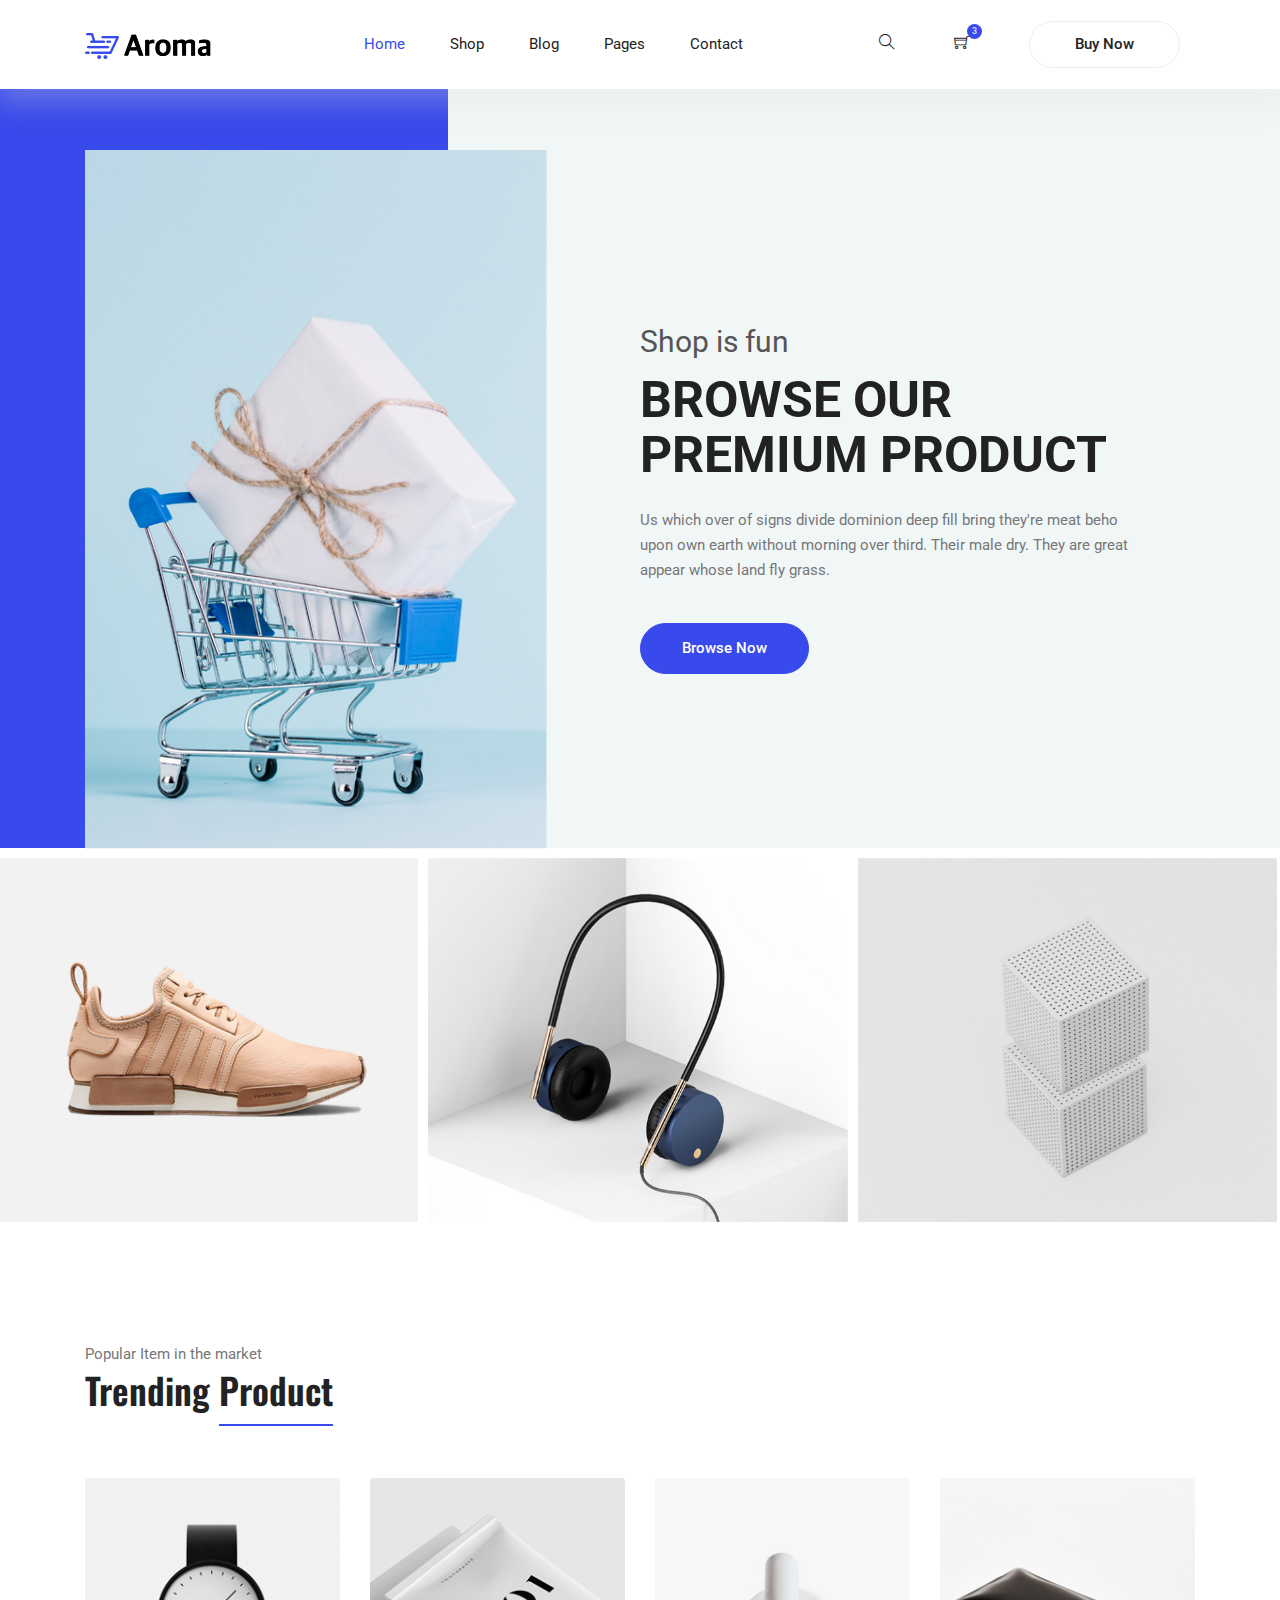
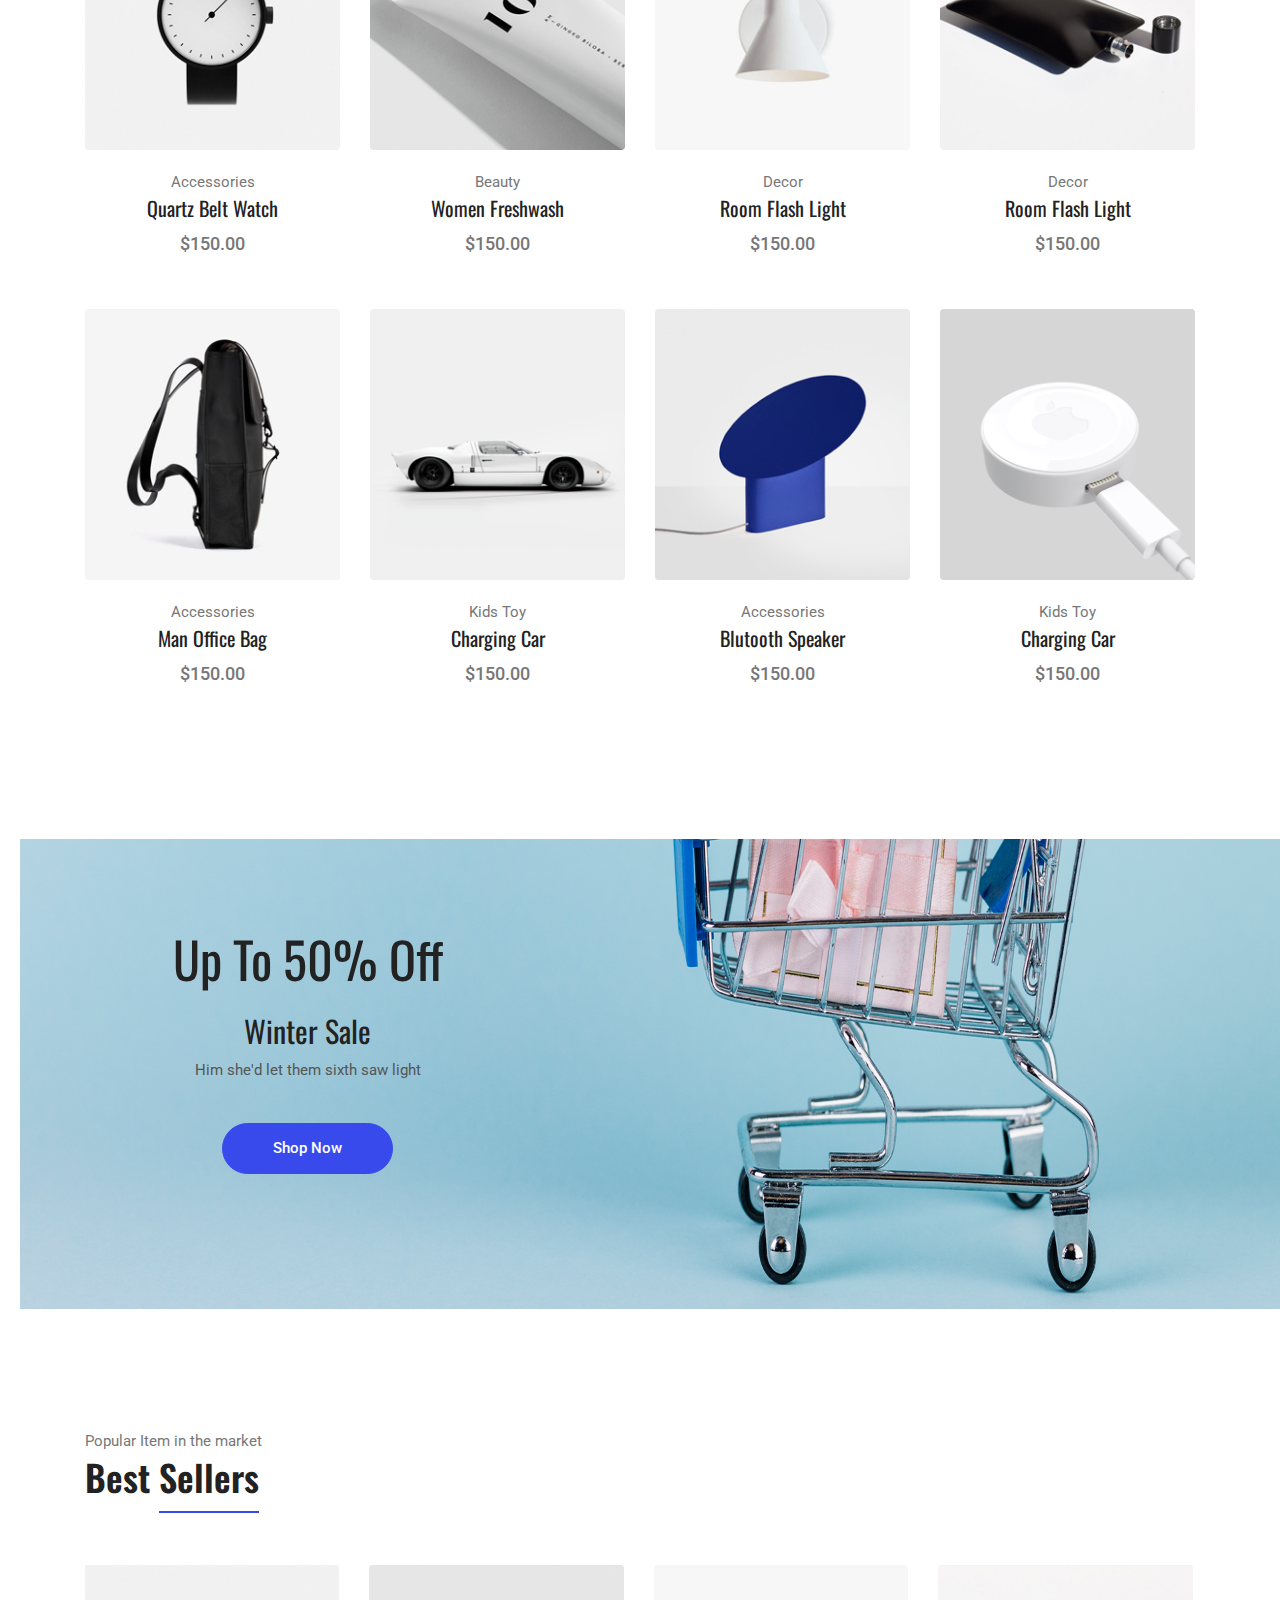
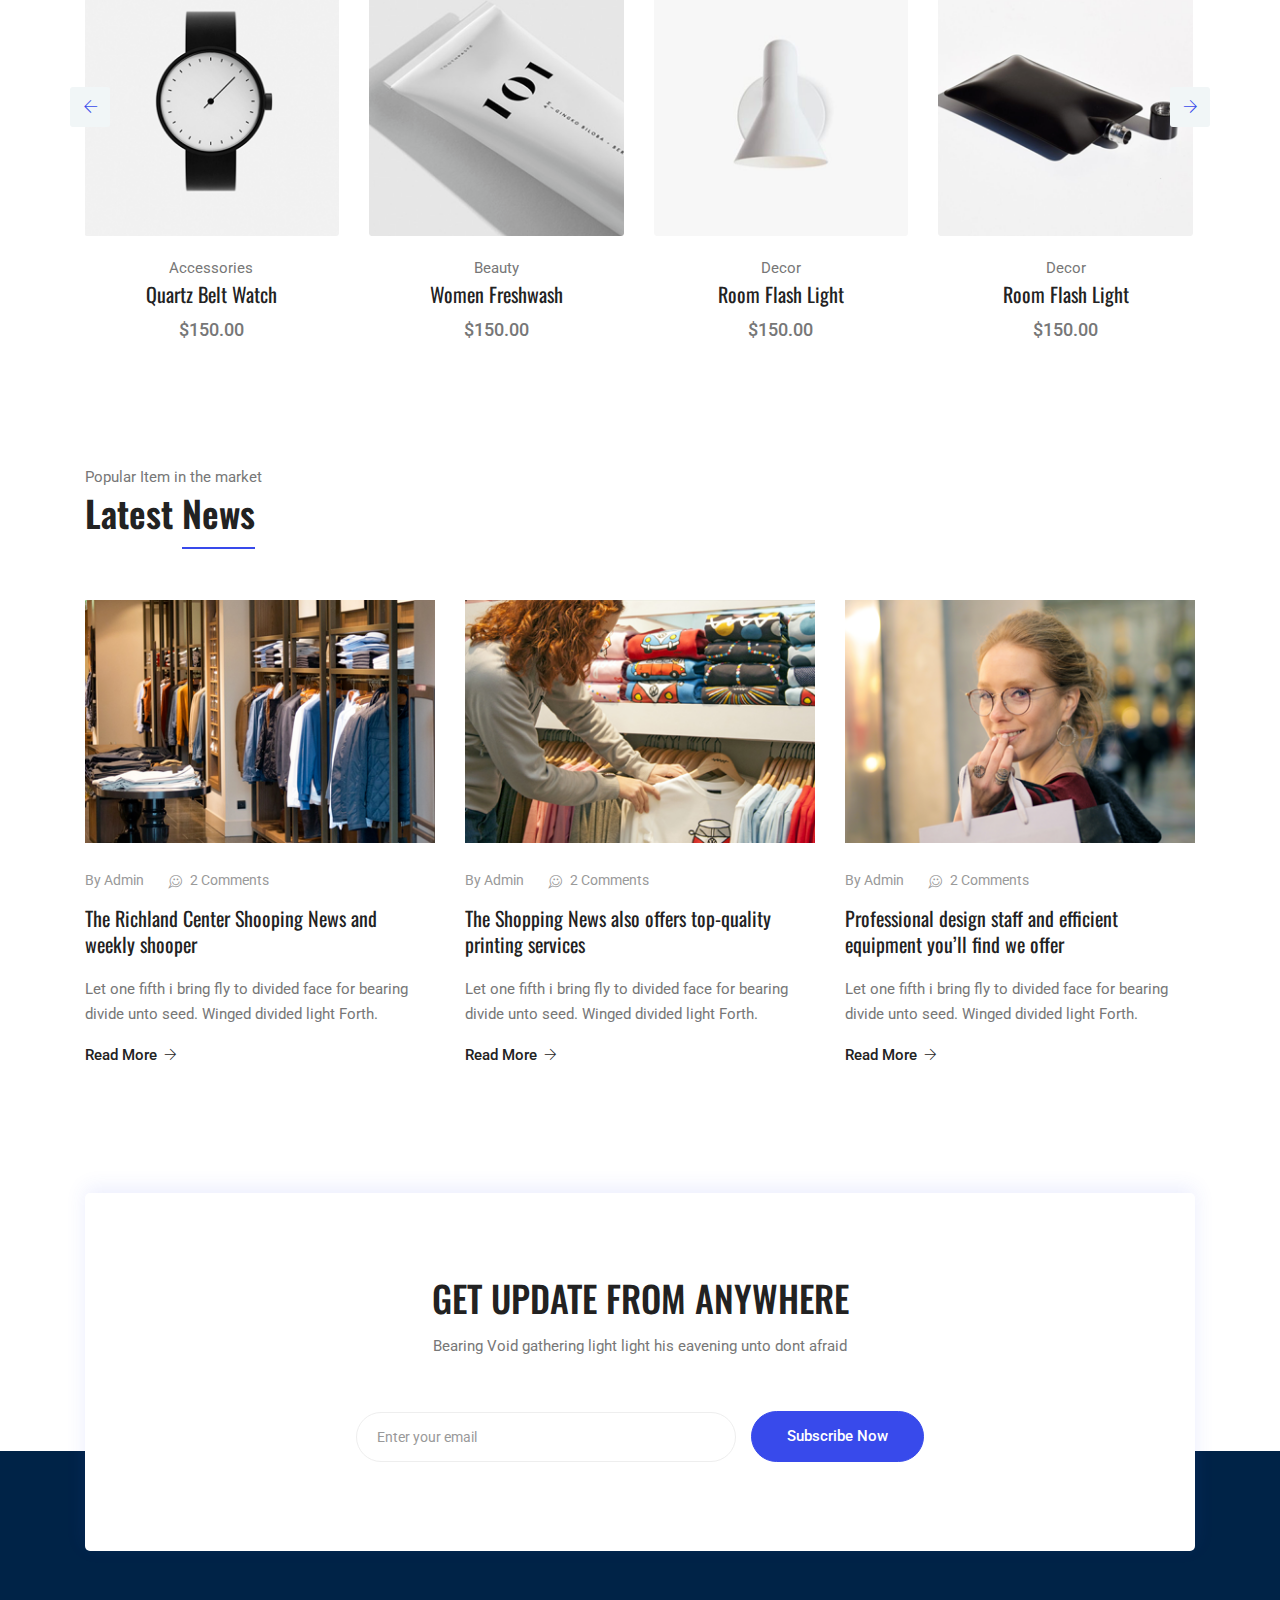
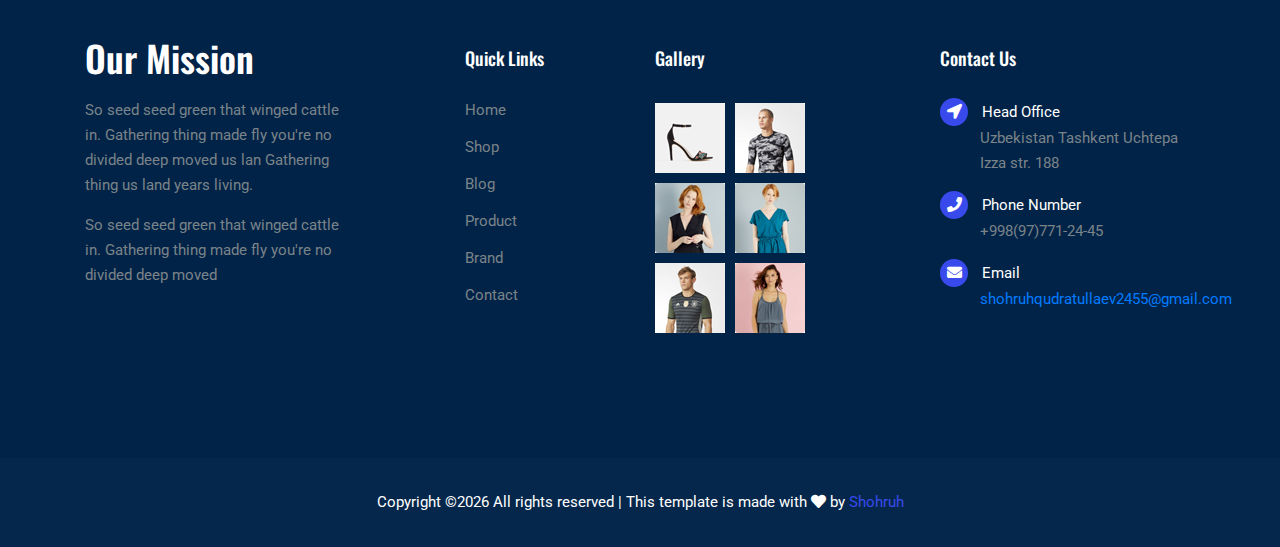
<file: index.html>
<!DOCTYPE html>
<html lang="en">
<head>
  <meta charset="UTF-8">
  <meta name="viewport" content="width=device-width, initial-scale=1.0">
  <meta http-equiv="X-UA-Compatible" content="ie=edge">
  <title>Aroma Shop - Home</title>
	<link rel="icon" href="img/Fevicon.png" type="image/png">
  <link rel="stylesheet" href="vendors/bootstrap/bootstrap.min.css">
  <link rel="stylesheet" href="vendors/fontawesome/css/all.min.css">
	<link rel="stylesheet" href="vendors/themify-icons/themify-icons.css">
  <link rel="stylesheet" href="vendors/nice-select/nice-select.css">
  <link rel="stylesheet" href="vendors/owl-carousel/owl.theme.default.min.css">
  <link rel="stylesheet" href="vendors/owl-carousel/owl.carousel.min.css">

  <link rel="stylesheet" href="css/style.css">
</head>
<body>
  <!--================ Start Header Menu Area =================-->
	<header class="header_area">
    <div class="main_menu">
      <nav class="navbar navbar-expand-lg navbar-light">
        <div class="container">
          <a class="navbar-brand logo_h" href="index.html"><img src="img/logo.png" alt=""></a>
          <button class="navbar-toggler" type="button" data-toggle="collapse" data-target="#navbarSupportedContent"
            aria-controls="navbarSupportedContent" aria-expanded="false" aria-label="Toggle navigation">
            <span class="icon-bar"></span>
            <span class="icon-bar"></span>
            <span class="icon-bar"></span>
          </button>
          <div class="collapse navbar-collapse offset" id="navbarSupportedContent">
            <ul class="nav navbar-nav menu_nav ml-auto mr-auto">
              <li class="nav-item active"><a class="nav-link" href="index.html">Home</a></li>
              <li class="nav-item submenu dropdown">
                <a href="#" class="nav-link dropdown-toggle" data-toggle="dropdown" role="button" aria-haspopup="true"
                  aria-expanded="false">Shop</a>
                <ul class="dropdown-menu">
                  <li class="nav-item"><a class="nav-link" href="category.html">Shop Category</a></li>
                  <li class="nav-item"><a class="nav-link" href="single-product.html">Product Details</a></li>
                  <li class="nav-item"><a class="nav-link" href="checkout.html">Product Checkout</a></li>
                  <li class="nav-item"><a class="nav-link" href="confirmation.html">Confirmation</a></li>
                  <li class="nav-item"><a class="nav-link" href="cart.html">Shopping Cart</a></li>
                </ul>
							</li>
              <li class="nav-item submenu dropdown">
                <a href="#" class="nav-link dropdown-toggle" data-toggle="dropdown" role="button" aria-haspopup="true"
                  aria-expanded="false">Blog</a>
                <ul class="dropdown-menu">
                  <li class="nav-item"><a class="nav-link" href="blog.html">Blog</a></li>
                  <li class="nav-item"><a class="nav-link" href="single-blog.html">Blog Details</a></li>
                </ul>
							</li>
							<li class="nav-item submenu dropdown">
                <a href="#" class="nav-link dropdown-toggle" data-toggle="dropdown" role="button" aria-haspopup="true"
                  aria-expanded="false">Pages</a>
                <ul class="dropdown-menu">
                  <li class="nav-item"><a class="nav-link" href="login.html">Login</a></li>
                  <li class="nav-item"><a class="nav-link" href="register.html">Register</a></li>
                  <li class="nav-item"><a class="nav-link" href="tracking-order.html">Tracking</a></li>
                </ul>
              </li>
              <li class="nav-item"><a class="nav-link" href="contact.html">Contact</a></li>
            </ul>

            <ul class="nav-shop">
              <li class="nav-item"><button><i class="ti-search" onclick="Search()"></i></button></li>
              <a href="cart.html"><li class="nav-item"><button><i class="ti-shopping-cart"></i><span class="nav-shop__circle">3</span></button> </li></a>
              <li class="nav-item"><a class="button button-header" href="#">Buy Now</a></li>
            </ul>
          </div>
        </div>
      </nav>
    </div>
  </header>
	<!--================ End Header Menu Area =================-->

  <main class="site-main">
    
    <!--================ Hero banner start =================-->
    <section class="hero-banner">
      <div class="container">
        <div class="row no-gutters align-items-center pt-60px">
          <div class="col-5 d-none d-sm-block">
            <div class="hero-banner__img">
              <img class="img-fluid" src="img/home/hero-banner.png" alt="">
            </div>
          </div>
          <div class="col-sm-7 col-lg-6 offset-lg-1 pl-4 pl-md-5 pl-lg-0">
            <div class="hero-banner__content">
              <h4>Shop is fun</h4>
              <h1>Browse Our Premium Product</h1>
              <p>Us which over of signs divide dominion deep fill bring they're meat beho upon own earth without morning over third. Their male dry. They are great appear whose land fly grass.</p>
              <a class="button button-hero" href="#">Browse Now</a>
            </div>
          </div>
        </div>
      </div>
    </section>
    <!--================ Hero banner start =================-->

    <!--================ Hero Carousel start =================-->
    <section class="section-margin mt-0">
      <div class="owl-carousel owl-theme hero-carousel">
        <div class="hero-carousel__slide">
          <img src="img/home/hero-slide1.png" alt="" class="img-fluid">
          <a href="#" class="hero-carousel__slideOverlay">
            <h3>Wireless Headphone</h3>
            <p>Accessories Item</p>
          </a>
        </div>
        <div class="hero-carousel__slide">
          <img src="img/home/hero-slide2.png" alt="" class="img-fluid">
          <a href="#" class="hero-carousel__slideOverlay">
            <h3>Wireless Headphone</h3>
            <p>Accessories Item</p>
          </a>
        </div>
        <div class="hero-carousel__slide">
          <img src="img/home/hero-slide3.png" alt="" class="img-fluid">
          <a href="#" class="hero-carousel__slideOverlay">
            <h3>Wireless Headphone</h3>
            <p>Accessories Item</p>
          </a>
        </div>
      </div>
    </section>
    <!--================ Hero Carousel end =================-->

    <!-- ================ trending product section start ================= -->  
    <section class="section-margin calc-60px">
      <div class="container">
        <div class="section-intro pb-60px">
          <p>Popular Item in the market</p>
          <h2>Trending <span class="section-intro__style">Product</span></h2>
        </div>
        <div class="row">
          <div class="col-md-6 col-lg-4 col-xl-3">
            <div class="card text-center card-product">
              <div class="card-product__img">
                <img class="card-img" src="img/product/product1.png" alt="">
                <ul class="card-product__imgOverlay">
                  <li><button><i class="ti-search"></i></button></li>
                  <li><button><i class="ti-shopping-cart"></i></button></li>
                  <li><button><i class="ti-heart"></i></button></li>
                </ul>
              </div>
              <div class="card-body">
                <p>Accessories</p>
                <h4 class="card-product__title"><a href="single-product.html">Quartz Belt Watch</a></h4>
                <p class="card-product__price">$150.00</p>
              </div>
            </div>
          </div>
          <div class="col-md-6 col-lg-4 col-xl-3">
            <div class="card text-center card-product">
              <div class="card-product__img">
                <img class="card-img" src="img/product/product2.png" alt="">
                <ul class="card-product__imgOverlay">
                  <li><button><i class="ti-search"></i></button></li>
                  <li><button><i class="ti-shopping-cart"></i></button></li>
                  <li><button><i class="ti-heart"></i></button></li>
                </ul>
              </div>
              <div class="card-body">
                <p>Beauty</p>
                <h4 class="card-product__title"><a href="single-product.html">Women Freshwash</a></h4>
                <p class="card-product__price">$150.00</p>
              </div>
            </div>
          </div>
          <div class="col-md-6 col-lg-4 col-xl-3">
            <div class="card text-center card-product">
              <div class="card-product__img">
                <img class="card-img" src="img/product/product3.png" alt="">
                <ul class="card-product__imgOverlay">
                  <li><button><i class="ti-search"></i></button></li>
                  <li><button><i class="ti-shopping-cart"></i></button></li>
                  <li><button><i class="ti-heart"></i></button></li>
                </ul>
              </div>
              <div class="card-body">
                <p>Decor</p>
                <h4 class="card-product__title"><a href="single-product.html">Room Flash Light</a></h4>
                <p class="card-product__price">$150.00</p>
              </div>
            </div>
          </div>
          <div class="col-md-6 col-lg-4 col-xl-3">
            <div class="card text-center card-product">
              <div class="card-product__img">
                <img class="card-img" src="img/product/product4.png" alt="">
                <ul class="card-product__imgOverlay">
                  <li><button><i class="ti-search"></i></button></li>
                  <li><button><i class="ti-shopping-cart"></i></button></li>
                  <li><button><i class="ti-heart"></i></button></li>
                </ul>
              </div>
              <div class="card-body">
                <p>Decor</p>
                <h4 class="card-product__title"><a href="single-product.html">Room Flash Light</a></h4>
                <p class="card-product__price">$150.00</p>
              </div>
            </div>
          </div>
          <div class="col-md-6 col-lg-4 col-xl-3">
            <div class="card text-center card-product">
              <div class="card-product__img">
                <img class="card-img" src="img/product/product5.png" alt="">
                <ul class="card-product__imgOverlay">
                  <li><button><i class="ti-search"></i></button></li>
                  <li><button><i class="ti-shopping-cart"></i></button></li>
                  <li><button><i class="ti-heart"></i></button></li>
                </ul>
              </div>
              <div class="card-body">
                <p>Accessories</p>
                <h4 class="card-product__title"><a href="single-product.html">Man Office Bag</a></h4>
                <p class="card-product__price">$150.00</p>
              </div>
            </div>
          </div>
          <div class="col-md-6 col-lg-4 col-xl-3">
            <div class="card text-center card-product">
              <div class="card-product__img">
                <img class="card-img" src="img/product/product6.png" alt="">
                <ul class="card-product__imgOverlay">
                  <li><button><i class="ti-search"></i></button></li>
                  <li><button><i class="ti-shopping-cart"></i></button></li>
                  <li><button><i class="ti-heart"></i></button></li>
                </ul>
              </div>
              <div class="card-body">
                <p>Kids Toy</p>
                <h4 class="card-product__title"><a href="single-product.html">Charging Car</a></h4>
                <p class="card-product__price">$150.00</p>
              </div>
            </div>
          </div>
          <div class="col-md-6 col-lg-4 col-xl-3">
            <div class="card text-center card-product">
              <div class="card-product__img">
                <img class="card-img" src="img/product/product7.png" alt="">
                <ul class="card-product__imgOverlay">
                  <li><button><i class="ti-search"></i></button></li>
                  <li><button><i class="ti-shopping-cart"></i></button></li>
                  <li><button><i class="ti-heart"></i></button></li>
                </ul>
              </div>
              <div class="card-body">
                <p>Accessories</p>
                <h4 class="card-product__title"><a href="single-product.html">Blutooth Speaker</a></h4>
                <p class="card-product__price">$150.00</p>
              </div> 
            </div>
          </div>
          <div class="col-md-6 col-lg-4 col-xl-3">
            <div class="card text-center card-product">
              <div class="card-product__img">
                <img class="card-img" src="img/product/product8.png" alt="">
                <ul class="card-product__imgOverlay">
                  <li><button><i class="ti-search"></i></button></li>
                  <li><button><i class="ti-shopping-cart"></i></button></li>
                  <li><button><i class="ti-heart"></i></button></li>
                </ul>
              </div>
              <div class="card-body">
                <p>Kids Toy</p>
                <h4 class="card-product__title"><a href="#">Charging Car</a></h4>
                <p class="card-product__price">$150.00</p>
              </div>
            </div>
          </div>
        </div>
      </div>
    </section>
    <!-- ================ trending product section end ================= -->  


    <!-- ================ offer section start ================= --> 
    <section class="offer" id="parallax-1" data-anchor-target="#parallax-1" data-300-top="background-position: 20px 30px" data-top-bottom="background-position: 0 20px">
      <div class="container">
        <div class="row">
          <div class="col-xl-5">
            <div class="offer__content text-center">
              <h3>Up To 50% Off</h3>
              <h4>Winter Sale</h4>
              <p>Him she'd let them sixth saw light</p>
              <a class="button button--active mt-3 mt-xl-4" href="#">Shop Now</a>
            </div>
          </div>
        </div>
      </div>
    </section>
    <!-- ================ offer section end ================= --> 

    <!-- ================ Best Selling item  carousel ================= --> 
    <section class="section-margin calc-60px">
      <div class="container">
        <div class="section-intro pb-60px">
          <p>Popular Item in the market</p>
          <h2>Best <span class="section-intro__style">Sellers</span></h2>
        </div>
        <div class="owl-carousel owl-theme" id="bestSellerCarousel">
          <div class="card text-center card-product">
            <div class="card-product__img">
              <img class="img-fluid" src="img/product/product1.png" alt="">
              <ul class="card-product__imgOverlay">
                <li><button><i class="ti-search"></i></button></li>
                <li><button><i class="ti-shopping-cart"></i></button></li>
                <li><button><i class="ti-heart"></i></button></li>
              </ul>
            </div>
            <div class="card-body">
              <p>Accessories</p>
              <h4 class="card-product__title"><a href="single-product.html">Quartz Belt Watch</a></h4>
              <p class="card-product__price">$150.00</p>
            </div>
          </div>

          <div class="card text-center card-product">
            <div class="card-product__img">
              <img class="img-fluid" src="img/product/product2.png" alt="">
              <ul class="card-product__imgOverlay">
                <li><button><i class="ti-search"></i></button></li>
                <li><button><i class="ti-shopping-cart"></i></button></li>
                <li><button><i class="ti-heart"></i></button></li>
              </ul>
            </div>
            <div class="card-body">
              <p>Beauty</p>
              <h4 class="card-product__title"><a href="single-product.html">Women Freshwash</a></h4>
              <p class="card-product__price">$150.00</p>
            </div>
          </div>

          <div class="card text-center card-product">
            <div class="card-product__img">
              <img class="img-fluid" src="img/product/product3.png" alt="">
              <ul class="card-product__imgOverlay">
                <li><button><i class="ti-search"></i></button></li>
                <li><button><i class="ti-shopping-cart"></i></button></li>
                <li><button><i class="ti-heart"></i></button></li>
              </ul>
            </div>
            <div class="card-body">
              <p>Decor</p>
              <h4 class="card-product__title"><a href="single-product.html">Room Flash Light</a></h4>
              <p class="card-product__price">$150.00</p>
            </div>
          </div>

          <div class="card text-center card-product">
            <div class="card-product__img">
              <img class="img-fluid" src="img/product/product4.png" alt="">
              <ul class="card-product__imgOverlay">
                <li><button><i class="ti-search"></i></button></li>
                <li><button><i class="ti-shopping-cart"></i></button></li>
                <li><button><i class="ti-heart"></i></button></li>
              </ul>
            </div>
            <div class="card-body">
              <p>Decor</p>
              <h4 class="card-product__title"><a href="single-product.html">Room Flash Light</a></h4>
              <p class="card-product__price">$150.00</p>
            </div>
          </div>

          <div class="card text-center card-product">
            <div class="card-product__img">
              <img class="img-fluid" src="img/product/product1.png" alt="">
              <ul class="card-product__imgOverlay">
                <li><button><i class="ti-search"></i></button></li>
                <li><button><i class="ti-shopping-cart"></i></button></li>
                <li><button><i class="ti-heart"></i></button></li>
              </ul>
            </div>
            <div class="card-body">
              <p>Accessories</p>
              <h4 class="card-product__title"><a href="single-product.html">Quartz Belt Watch</a></h4>
              <p class="card-product__price">$150.00</p>
            </div>
          </div>

          <div class="card text-center card-product">
            <div class="card-product__img">
              <img class="img-fluid" src="img/product/product2.png" alt="">
              <ul class="card-product__imgOverlay">
                <li><button><i class="ti-search"></i></button></li>
                <li><button><i class="ti-shopping-cart"></i></button></li>
                <li><button><i class="ti-heart"></i></button></li>
              </ul>
            </div>
            <div class="card-body">
              <p>Beauty</p>
              <h4 class="card-product__title"><a href="single-product.html">Women Freshwash</a></h4>
              <p class="card-product__price">$150.00</p>
            </div>
          </div>

          <div class="card text-center card-product">
            <div class="card-product__img">
              <img class="img-fluid" src="img/product/product3.png" alt="">
              <ul class="card-product__imgOverlay">
                <li><button><i class="ti-search"></i></button></li>
                <li><button><i class="ti-shopping-cart"></i></button></li>
                <li><button><i class="ti-heart"></i></button></li>
              </ul>
            </div>
            <div class="card-body">
              <p>Decor</p>
              <h4 class="card-product__title"><a href="single-product.html">Room Flash Light</a></h4>
              <p class="card-product__price">$150.00</p>
            </div>
          </div>

          <div class="card text-center card-product">
            <div class="card-product__img">
              <img class="img-fluid" src="img/product/product4.png" alt="">
              <ul class="card-product__imgOverlay">
                <li><button><i class="ti-search"></i></button></li>
                <li><button><i class="ti-shopping-cart"></i></button></li>
                <li><button><i class="ti-heart"></i></button></li>
              </ul>
            </div>
            <div class="card-body">
              <p>Decor</p>
              <h4 class="card-product__title"><a href="single-product.html">Room Flash Light</a></h4>
              <p class="card-product__price">$150.00</p>
            </div>
          </div>
        </div>
      </div>
    </section>
    <!-- ================ Best Selling item  carousel end ================= --> 

    <!-- ================ Blog section start ================= -->  
    <section class="blog">
      <div class="container">
        <div class="section-intro pb-60px">
          <p>Popular Item in the market</p>
          <h2>Latest <span class="section-intro__style">News</span></h2>
        </div>

        <div class="row">
          <div class="col-md-6 col-lg-4 mb-4 mb-lg-0">
            <div class="card card-blog">
              <div class="card-blog__img">
                <img class="card-img rounded-0" src="img/blog/blog1.png" alt="">
              </div>
              <div class="card-body">
                <ul class="card-blog__info">
                  <li><a href="#">By Admin</a></li>
                  <li><a href="#"><i class="ti-comments-smiley"></i> 2 Comments</a></li>
                </ul>
                <h4 class="card-blog__title"><a href="single-blog.html">The Richland Center Shooping News and weekly shooper</a></h4>
                <p>Let one fifth i bring fly to divided face for bearing divide unto seed. Winged divided light Forth.</p>
                <a class="card-blog__link" href="#">Read More <i class="ti-arrow-right"></i></a>
              </div>
            </div>
          </div>

          <div class="col-md-6 col-lg-4 mb-4 mb-lg-0">
            <div class="card card-blog">
              <div class="card-blog__img">
                <img class="card-img rounded-0" src="img/blog/blog2.png" alt="">
              </div>
              <div class="card-body">
                <ul class="card-blog__info">
                  <li><a href="#">By Admin</a></li>
                  <li><a href="#"><i class="ti-comments-smiley"></i> 2 Comments</a></li>
                </ul>
                <h4 class="card-blog__title"><a href="single-blog.html">The Shopping News also offers top-quality printing services</a></h4>
                <p>Let one fifth i bring fly to divided face for bearing divide unto seed. Winged divided light Forth.</p>
                <a class="card-blog__link" href="#">Read More <i class="ti-arrow-right"></i></a>
              </div>
            </div>
          </div>

          <div class="col-md-6 col-lg-4 mb-4 mb-lg-0">
            <div class="card card-blog">
              <div class="card-blog__img">
                <img class="card-img rounded-0" src="img/blog/blog3.png" alt="">
              </div>
              <div class="card-body">
                <ul class="card-blog__info">
                  <li><a href="#">By Admin</a></li>
                  <li><a href="#"><i class="ti-comments-smiley"></i> 2 Comments</a></li>
                </ul>
                <h4 class="card-blog__title"><a href="single-blog.html">Professional design staff and efficient equipment you’ll find we offer</a></h4>
                <p>Let one fifth i bring fly to divided face for bearing divide unto seed. Winged divided light Forth.</p>
                <a class="card-blog__link" href="#">Read More <i class="ti-arrow-right"></i></a>
              </div>
            </div>
          </div>
        </div>
      </div>
    </section>
    <!-- ================ Blog section end ================= -->  

    <!-- ================ Subscribe section start ================= --> 
    <section class="subscribe-position">
      <div class="container">
        <div class="subscribe text-center">
          <h3 class="subscribe__title">Get Update From Anywhere</h3>
          <p>Bearing Void gathering light light his eavening unto dont afraid</p>
          <div id="mc_embed_signup">
            <form target="_blank" action="https://spondonit.us12.list-manage.com/subscribe/post?u=1462626880ade1ac87bd9c93a&amp;id=92a4423d01" method="get" class="subscribe-form form-inline mt-5 pt-1">
              <div class="form-group ml-sm-auto">
                <input class="form-control mb-1" type="email" name="EMAIL" placeholder="Enter your email" onfocus="this.placeholder = ''" onblur="this.placeholder = 'Your Email Address '" >
                <div class="info"></div>
              </div>
              <button class="button button-subscribe mr-auto mb-1" type="submit">Subscribe Now</button>
              <div style="position: absolute; left: -5000px;">
                <input name="b_36c4fd991d266f23781ded980_aefe40901a" tabindex="-1" value="" type="text">
              </div>

            </form>
          </div>
          
        </div>
      </div>
    </section>

  </main>


	<footer class="footer">
		<div class="footer-area">
			<div class="container">
				<div class="row section_gap">
					<div class="col-lg-3 col-md-6 col-sm-6">
						<div class="single-footer-widget tp_widgets">
							<h4 class="footer_title large_title">Our Mission</h4>
							<p>
								So seed seed green that winged cattle in. Gathering thing made fly you're no 
								divided deep moved us lan Gathering thing us land years living.
							</p>
							<p>
								So seed seed green that winged cattle in. Gathering thing made fly you're no divided deep moved 
							</p>
						</div>
					</div>
					<div class="offset-lg-1 col-lg-2 col-md-6 col-sm-6">
						<div class="single-footer-widget tp_widgets">
							<h4 class="footer_title">Quick Links</h4>
							<ul class="list">
								<li><a href="#">Home</a></li>
								<li><a href="#">Shop</a></li>
								<li><a href="#">Blog</a></li>
								<li><a href="#">Product</a></li>
								<li><a href="#">Brand</a></li>
								<li><a href="#">Contact</a></li>
							</ul>
						</div>
					</div>
					<div class="col-lg-2 col-md-6 col-sm-6">
						<div class="single-footer-widget instafeed">
							<h4 class="footer_title">Gallery</h4>
							<ul class="list instafeed d-flex flex-wrap">
								<li><img src="img/gallery/r1.jpg" alt=""></li>
								<li><img src="img/gallery/r2.jpg" alt=""></li>
								<li><img src="img/gallery/r3.jpg" alt=""></li>
								<li><img src="img/gallery/r5.jpg" alt=""></li>
								<li><img src="img/gallery/r7.jpg" alt=""></li>
								<li><img src="img/gallery/r8.jpg" alt=""></li>
							</ul>
						</div>
					</div>
					<div class="offset-lg-1 col-lg-3 col-md-6 col-sm-6">
						<div class="single-footer-widget tp_widgets">
							<h4 class="footer_title">Contact Us</h4>
							<div class="ml-40">
								<p class="sm-head">
									<span class="fa fa-location-arrow"></span>
									Head Office
								</p>
								<p>Uzbekistan Tashkent Uchtepa Izza str. 188</p>
	
								<p class="sm-head">
									<span class="fa fa-phone"></span>
									Phone Number
								</p>
								<p>
									+998(97)771-24-45
								</p>
	
								<p class="sm-head">
									<span class="fa fa-envelope"></span>
									Email
								</p>
								<p>
									<a href="shohruhqudratullaev2455@gmail.com">shohruhqudratullaev2455@gmail.com</a> 
								</p>
							</div>
						</div>
					</div>
				</div>
			</div>
		</div>

		<div class="footer-bottom">
			<div class="container">
				<div class="row d-flex">
					<p class="col-lg-12 footer-text text-center">
Copyright &copy;<script>document.write(new Date().getFullYear());</script> All rights reserved | This template is made with <i class="fa fa-heart" aria-hidden="true"></i> by <a href="github.com/Shohruh04">Shohruh</a>
				</div>
			</div>
		</div>
	</footer>



  <script src="vendors/jquery/jquery-3.2.1.min.js"></script>
  <script src="vendors/bootstrap/bootstrap.bundle.min.js"></script>
  <script src="vendors/skrollr.min.js"></script>
  <script src="vendors/owl-carousel/owl.carousel.min.js"></script>
  <script src="vendors/nice-select/jquery.nice-select.min.js"></script>
  <script src="vendors/jquery.ajaxchimp.min.js"></script>
  <script src="vendors/mail-script.js"></script>
  <script src="js/main.js"></script>
</body>
</html>
</file>
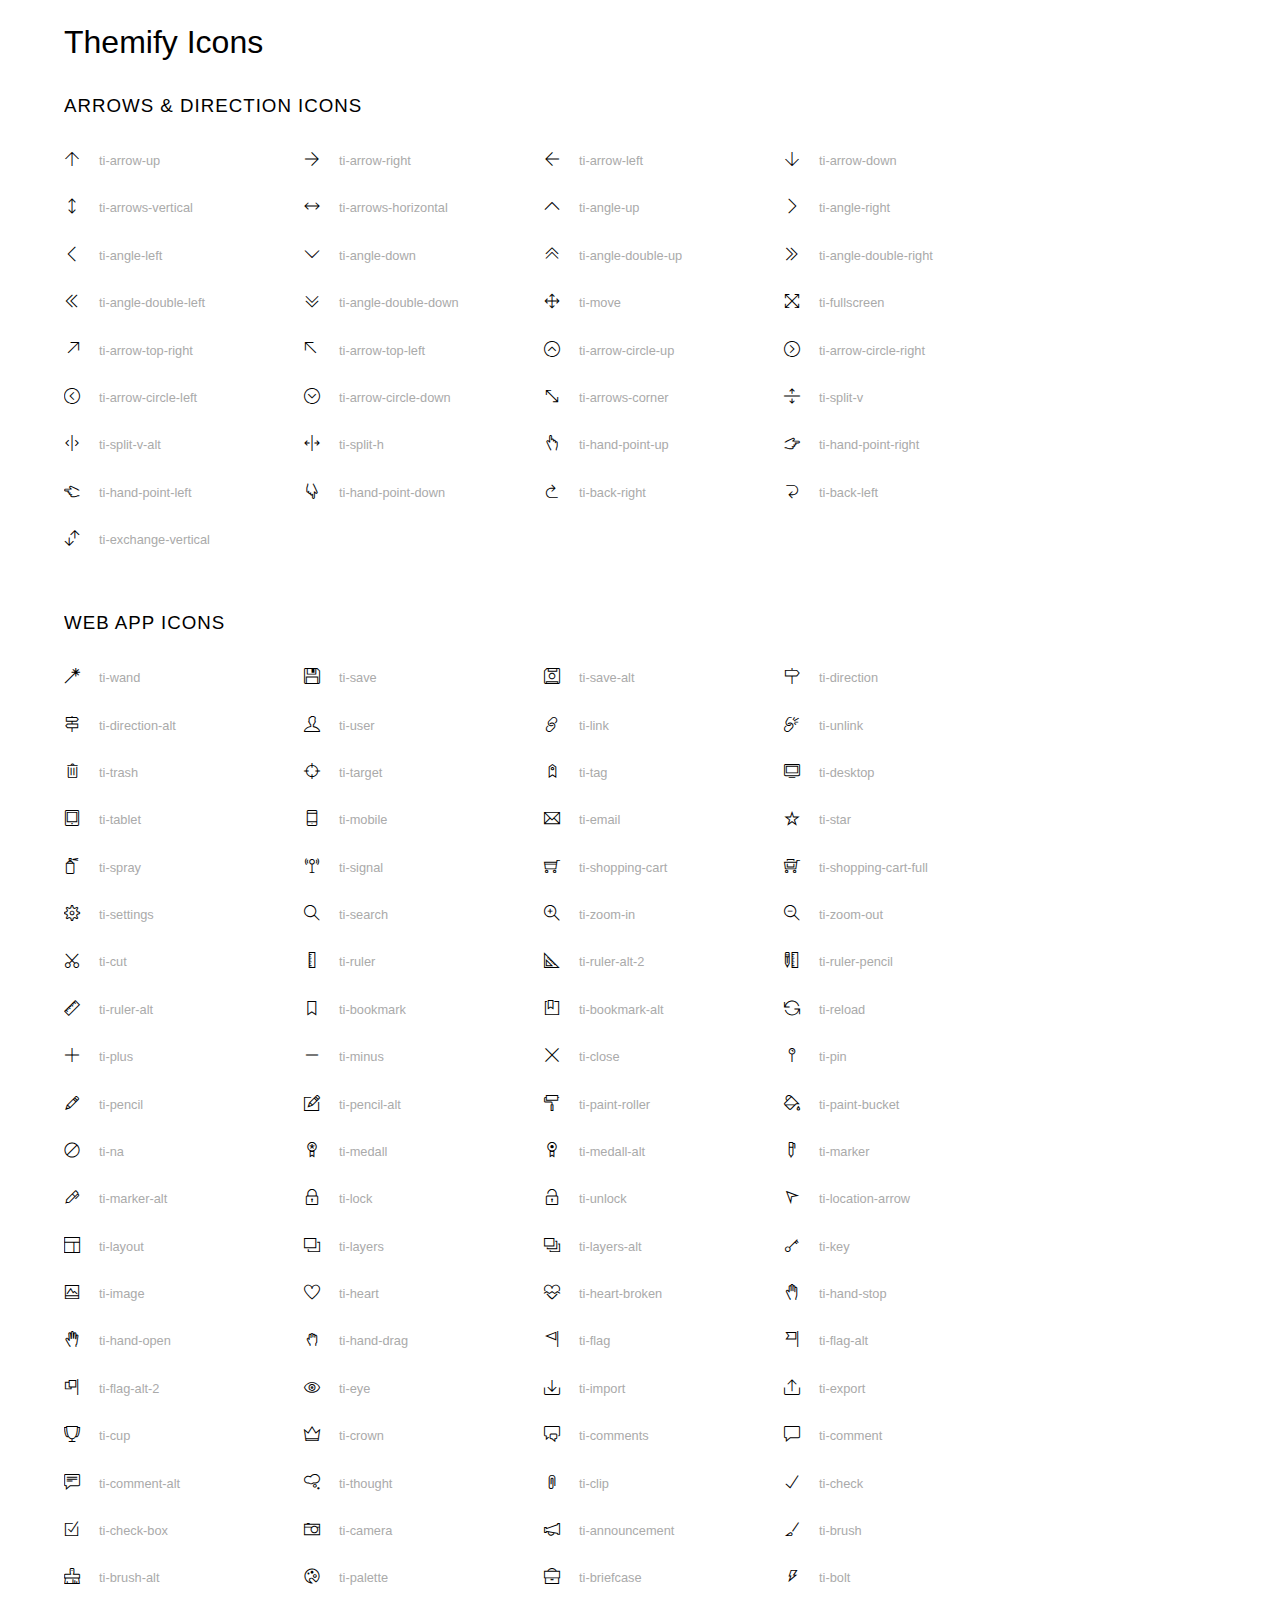
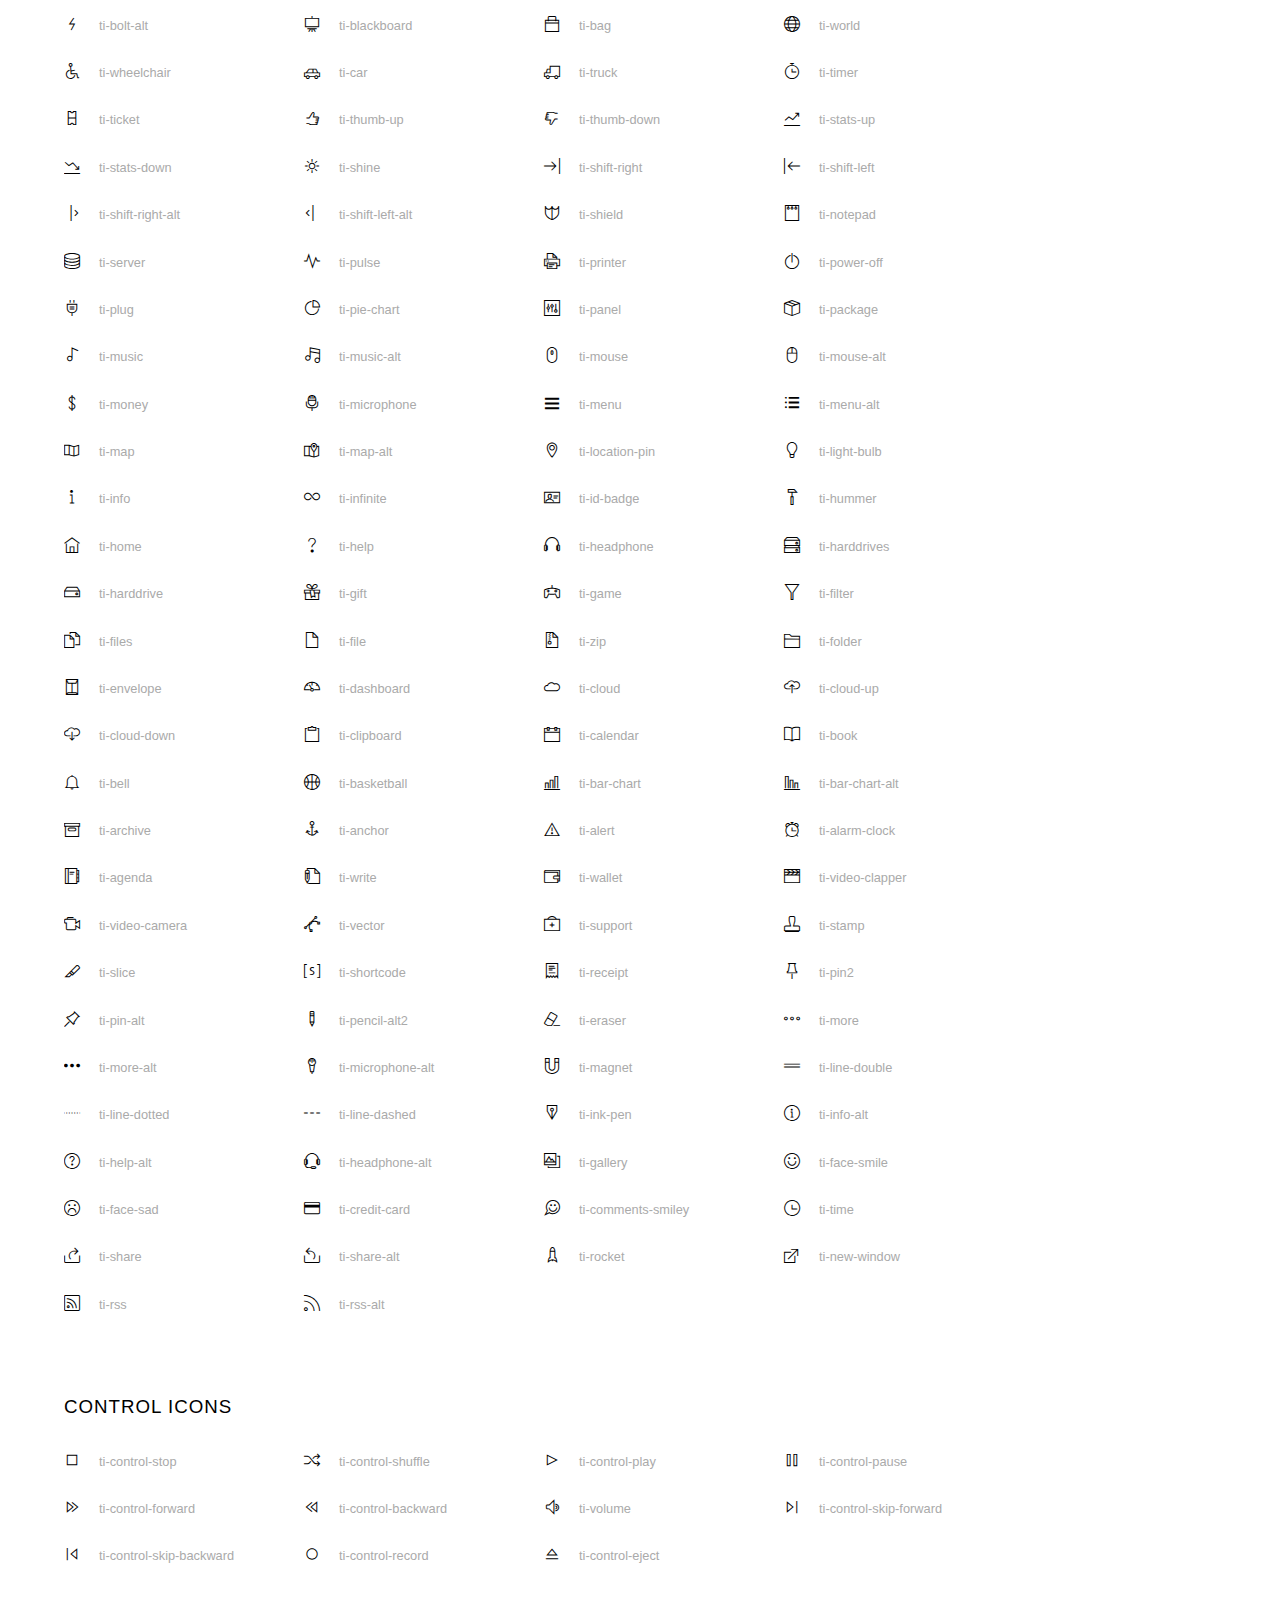
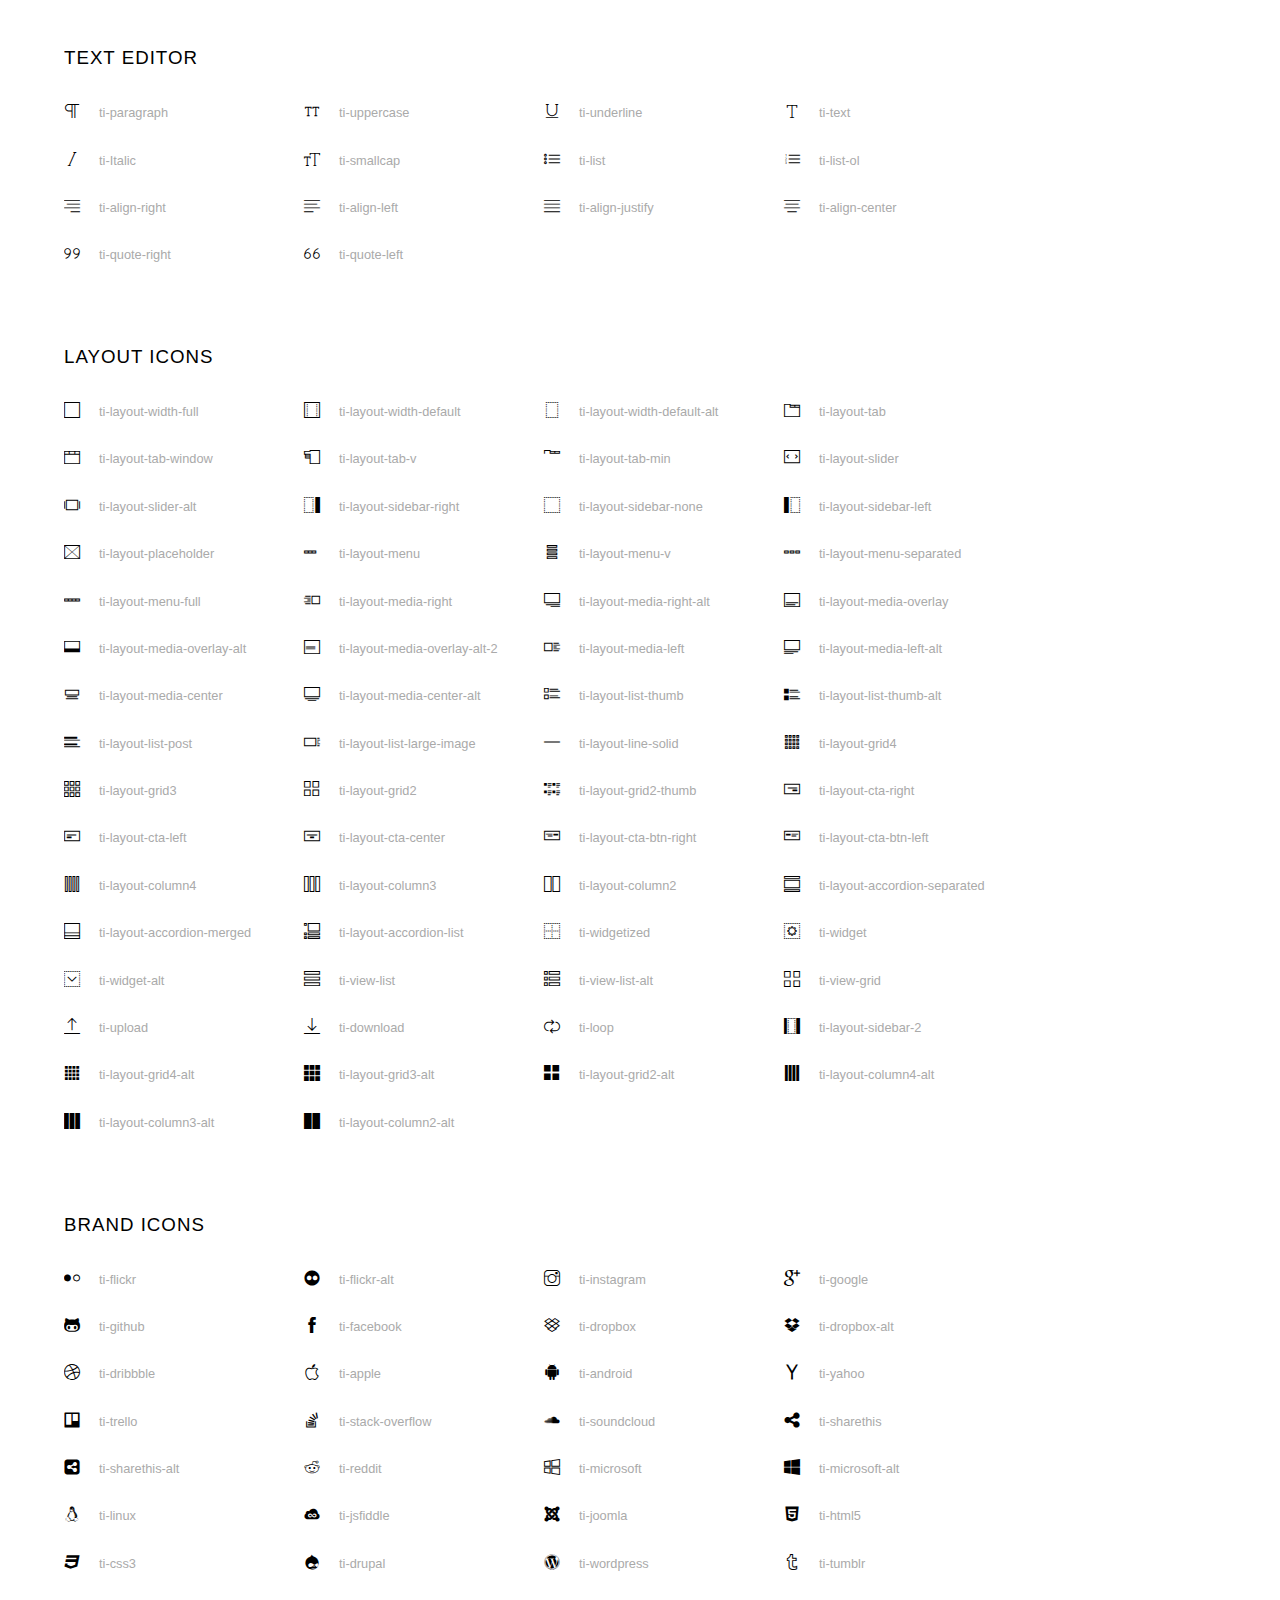
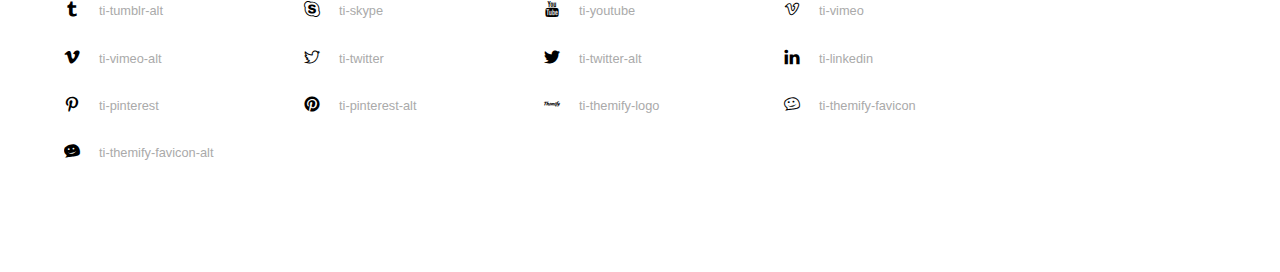
<file: vendors/themify-icons/index.html>
<!doctype html>
<html>
<head>
	<meta charset="utf-8">
	<title>Themify Icon Font</title>
	<meta name="viewport" content="width=device-width">
	<link rel="stylesheet" href="demo-files/demo.css">
	<link rel="stylesheet" href="themify-icons.css">
	<!--[if lt IE 8]><!-->
	<link rel="stylesheet" href="ie7/ie7.css">
	<!--<![endif]-->
</head>
<body>
	<h1>Themify Icons</h1>

	<div class="icon-section">

		<div class="icon-section">
			<h3>Arrows &amp; Direction Icons </h3>

			<div class="icon-container">
				<span class="ti-arrow-up"></span><span class="icon-name"> ti-arrow-up</span>
			</div>
			<div class="icon-container">
				<span class="ti-arrow-right"></span><span class="icon-name"> ti-arrow-right</span>
			</div>
			<div class="icon-container">
				<span class="ti-arrow-left"></span><span class="icon-name"> ti-arrow-left</span>
			</div>
			<div class="icon-container">
				<span class="ti-arrow-down"></span><span class="icon-name"> ti-arrow-down</span>
			</div>
			<div class="icon-container">
				<span class="ti-arrows-vertical"></span><span class="icon-name"> ti-arrows-vertical</span>
			</div>
			<div class="icon-container">
				<span class="ti-arrows-horizontal"></span><span class="icon-name"> ti-arrows-horizontal</span>
			</div>
			<div class="icon-container">
				<span class="ti-angle-up"></span><span class="icon-name"> ti-angle-up</span>
			</div>
			<div class="icon-container">
				<span class="ti-angle-right"></span><span class="icon-name"> ti-angle-right</span>
			</div>
			<div class="icon-container">
				<span class="ti-angle-left"></span><span class="icon-name"> ti-angle-left</span>
			</div>
			<div class="icon-container">
				<span class="ti-angle-down"></span><span class="icon-name"> ti-angle-down</span>
			</div>	
			<div class="icon-container">
				<span class="ti-angle-double-up"></span><span class="icon-name"> ti-angle-double-up</span>
			</div>
			<div class="icon-container">
				<span class="ti-angle-double-right"></span><span class="icon-name"> ti-angle-double-right</span>
			</div>
			<div class="icon-container">
				<span class="ti-angle-double-left"></span><span class="icon-name"> ti-angle-double-left</span>
			</div>
			<div class="icon-container">
				<span class="ti-angle-double-down"></span><span class="icon-name"> ti-angle-double-down</span>
			</div>					
			<div class="icon-container">
				<span class="ti-move"></span><span class="icon-name"> ti-move</span>
			</div>
			<div class="icon-container">
				<span class="ti-fullscreen"></span><span class="icon-name"> ti-fullscreen</span>
			</div>
			<div class="icon-container">
				<span class="ti-arrow-top-right"></span><span class="icon-name"> ti-arrow-top-right</span>
			</div>
			<div class="icon-container">
				<span class="ti-arrow-top-left"></span><span class="icon-name"> ti-arrow-top-left</span>
			</div>
			<div class="icon-container">
				<span class="ti-arrow-circle-up"></span><span class="icon-name"> ti-arrow-circle-up</span>
			</div>
			<div class="icon-container">
				<span class="ti-arrow-circle-right"></span><span class="icon-name"> ti-arrow-circle-right</span>
			</div>
			<div class="icon-container">
				<span class="ti-arrow-circle-left"></span><span class="icon-name"> ti-arrow-circle-left</span>
			</div>
			<div class="icon-container">
				<span class="ti-arrow-circle-down"></span><span class="icon-name"> ti-arrow-circle-down</span>
			</div>
			<div class="icon-container">
				<span class="ti-arrows-corner"></span><span class="icon-name"> ti-arrows-corner</span>
			</div>
			<div class="icon-container">
				<span class="ti-split-v"></span><span class="icon-name"> ti-split-v</span>
			</div>

			<div class="icon-container">
				<span class="ti-split-v-alt"></span><span class="icon-name"> ti-split-v-alt</span>
			</div>
			<div class="icon-container">
				<span class="ti-split-h"></span><span class="icon-name"> ti-split-h</span>
			</div>
			<div class="icon-container">
				<span class="ti-hand-point-up"></span><span class="icon-name"> ti-hand-point-up</span>
			</div>
			<div class="icon-container">
				<span class="ti-hand-point-right"></span><span class="icon-name"> ti-hand-point-right</span>
			</div>
			<div class="icon-container">
				<span class="ti-hand-point-left"></span><span class="icon-name"> ti-hand-point-left</span>
			</div>
			<div class="icon-container">
				<span class="ti-hand-point-down"></span><span class="icon-name"> ti-hand-point-down</span>
			</div>
			<div class="icon-container">
				<span class="ti-back-right"></span><span class="icon-name"> ti-back-right</span>
			</div>
			<div class="icon-container">
				<span class="ti-back-left"></span><span class="icon-name"> ti-back-left</span>
			</div>
			<div class="icon-container">
				<span class="ti-exchange-vertical"></span><span class="icon-name"> ti-exchange-vertical</span>
			</div>

		</div> <!-- Arrows Icons -->



		<h3>Web App Icons</h3>
		
		<div class="icon-section">

			<div class="icon-container">
				<span class="ti-wand"></span><span class="icon-name"> ti-wand</span>
			</div>
			<div class="icon-container">
				<span class="ti-save"></span><span class="icon-name"> ti-save</span>
			</div>
			<div class="icon-container">
				<span class="ti-save-alt"></span><span class="icon-name"> ti-save-alt</span>
			</div>

			<div class="icon-container">
				<span class="ti-direction"></span><span class="icon-name"> ti-direction</span>
			</div>
			<div class="icon-container">
				<span class="ti-direction-alt"></span><span class="icon-name"> ti-direction-alt</span>
			</div>
			<div class="icon-container">
				<span class="ti-user"></span><span class="icon-name"> ti-user</span>
			</div>
			<div class="icon-container">
				<span class="ti-link"></span><span class="icon-name"> ti-link</span>
			</div>
			<div class="icon-container">
				<span class="ti-unlink"></span><span class="icon-name"> ti-unlink</span>
			</div>
			<div class="icon-container">
				<span class="ti-trash"></span><span class="icon-name"> ti-trash</span>
			</div>
			<div class="icon-container">
				<span class="ti-target"></span><span class="icon-name"> ti-target</span>
			</div>
			<div class="icon-container">
				<span class="ti-tag"></span><span class="icon-name"> ti-tag</span>
			</div>
			<div class="icon-container">
				<span class="ti-desktop"></span><span class="icon-name"> ti-desktop</span>
			</div>
			<div class="icon-container">
				<span class="ti-tablet"></span><span class="icon-name"> ti-tablet</span>
			</div>
			<div class="icon-container">
				<span class="ti-mobile"></span><span class="icon-name"> ti-mobile</span>
			</div>
			<div class="icon-container">
				<span class="ti-email"></span><span class="icon-name"> ti-email</span>
			</div>	
			<div class="icon-container">
				<span class="ti-star"></span><span class="icon-name"> ti-star</span>
			</div>
			<div class="icon-container">
				<span class="ti-spray"></span><span class="icon-name"> ti-spray</span>
			</div>
			<div class="icon-container">
				<span class="ti-signal"></span><span class="icon-name"> ti-signal</span>
			</div>
			<div class="icon-container">
				<span class="ti-shopping-cart"></span><span class="icon-name"> ti-shopping-cart</span>
			</div>
			<div class="icon-container">
				<span class="ti-shopping-cart-full"></span><span class="icon-name"> ti-shopping-cart-full</span>
			</div>
			<div class="icon-container">
				<span class="ti-settings"></span><span class="icon-name"> ti-settings</span>
			</div>
			<div class="icon-container">
				<span class="ti-search"></span><span class="icon-name"> ti-search</span>
			</div>
			<div class="icon-container">
				<span class="ti-zoom-in"></span><span class="icon-name"> ti-zoom-in</span>
			</div>
			<div class="icon-container">
				<span class="ti-zoom-out"></span><span class="icon-name"> ti-zoom-out</span>
			</div>
			<div class="icon-container">
				<span class="ti-cut"></span><span class="icon-name"> ti-cut</span>
			</div>
			<div class="icon-container">
				<span class="ti-ruler"></span><span class="icon-name"> ti-ruler</span>
			</div>
			<div class="icon-container">
				<span class="ti-ruler-alt-2"></span><span class="icon-name"> ti-ruler-alt-2</span>
			</div>			
			<div class="icon-container">
				<span class="ti-ruler-pencil"></span><span class="icon-name"> ti-ruler-pencil</span>
			</div>
			<div class="icon-container">
				<span class="ti-ruler-alt"></span><span class="icon-name"> ti-ruler-alt</span>
			</div>
			<div class="icon-container">
				<span class="ti-bookmark"></span><span class="icon-name"> ti-bookmark</span>
			</div>
			<div class="icon-container">
				<span class="ti-bookmark-alt"></span><span class="icon-name"> ti-bookmark-alt</span>
			</div>
			<div class="icon-container">
				<span class="ti-reload"></span><span class="icon-name"> ti-reload</span>
			</div>
			<div class="icon-container">
				<span class="ti-plus"></span><span class="icon-name"> ti-plus</span>
			</div>
			<div class="icon-container">
				<span class="ti-minus"></span><span class="icon-name"> ti-minus</span>
			</div>
			<div class="icon-container">
				<span class="ti-close"></span><span class="icon-name"> ti-close</span>
			</div>			
			<div class="icon-container">
				<span class="ti-pin"></span><span class="icon-name"> ti-pin</span>
			</div>
			<div class="icon-container">
				<span class="ti-pencil"></span><span class="icon-name"> ti-pencil</span>
			</div>
					
		  	<div class="icon-container">
				<span class="ti-pencil-alt"></span><span class="icon-name"> ti-pencil-alt</span>
			</div>
			<div class="icon-container">
				<span class="ti-paint-roller"></span><span class="icon-name"> ti-paint-roller</span>
			</div>
			<div class="icon-container">
				<span class="ti-paint-bucket"></span><span class="icon-name"> ti-paint-bucket</span>
			</div>
			<div class="icon-container">
				<span class="ti-na"></span><span class="icon-name"> ti-na</span>
			</div>
			<div class="icon-container">
				<span class="ti-medall"></span><span class="icon-name"> ti-medall</span>
			</div>
			<div class="icon-container">
				<span class="ti-medall-alt"></span><span class="icon-name"> ti-medall-alt</span>
			</div>
			<div class="icon-container">
				<span class="ti-marker"></span><span class="icon-name"> ti-marker</span>
			</div>
			<div class="icon-container">
				<span class="ti-marker-alt"></span><span class="icon-name"> ti-marker-alt</span>
			</div>

			<div class="icon-container">
				<span class="ti-lock"></span><span class="icon-name"> ti-lock</span>
			</div>
			<div class="icon-container">
				<span class="ti-unlock"></span><span class="icon-name"> ti-unlock</span>
			</div>
			<div class="icon-container">
				<span class="ti-location-arrow"></span><span class="icon-name"> ti-location-arrow</span>
			</div>
			<div class="icon-container">
				<span class="ti-layout"></span><span class="icon-name"> ti-layout</span>
			</div>
			<div class="icon-container">
				<span class="ti-layers"></span><span class="icon-name"> ti-layers</span>
			</div>
			<div class="icon-container">
				<span class="ti-layers-alt"></span><span class="icon-name"> ti-layers-alt</span>
			</div>
			<div class="icon-container">
				<span class="ti-key"></span><span class="icon-name"> ti-key</span>
			</div>
			<div class="icon-container">
				<span class="ti-image"></span><span class="icon-name"> ti-image</span>
			</div>
			<div class="icon-container">
				<span class="ti-heart"></span><span class="icon-name"> ti-heart</span>
			</div>
			<div class="icon-container">
				<span class="ti-heart-broken"></span><span class="icon-name"> ti-heart-broken</span>
			</div>
			<div class="icon-container">
				<span class="ti-hand-stop"></span><span class="icon-name"> ti-hand-stop</span>
			</div>
			<div class="icon-container">
				<span class="ti-hand-open"></span><span class="icon-name"> ti-hand-open</span>
			</div>
			<div class="icon-container">
				<span class="ti-hand-drag"></span><span class="icon-name"> ti-hand-drag</span>
			</div>
			<div class="icon-container">
				<span class="ti-flag"></span><span class="icon-name"> ti-flag</span>
			</div>
			<div class="icon-container">
				<span class="ti-flag-alt"></span><span class="icon-name"> ti-flag-alt</span>
			</div>
			<div class="icon-container">
				<span class="ti-flag-alt-2"></span><span class="icon-name"> ti-flag-alt-2</span>
			</div>
			<div class="icon-container">
				<span class="ti-eye"></span><span class="icon-name"> ti-eye</span>
			</div>
			<div class="icon-container">
				<span class="ti-import"></span><span class="icon-name"> ti-import</span>
			</div>			
			<div class="icon-container">
				<span class="ti-export"></span><span class="icon-name"> ti-export</span>
			</div>
			<div class="icon-container">
				<span class="ti-cup"></span><span class="icon-name"> ti-cup</span>
			</div>
			<div class="icon-container">
				<span class="ti-crown"></span><span class="icon-name"> ti-crown</span>
			</div>
			<div class="icon-container">
				<span class="ti-comments"></span><span class="icon-name"> ti-comments</span>
			</div>
			<div class="icon-container">
				<span class="ti-comment"></span><span class="icon-name"> ti-comment</span>
			</div>
			<div class="icon-container">
				<span class="ti-comment-alt"></span><span class="icon-name"> ti-comment-alt</span>
			</div>
			<div class="icon-container">
				<span class="ti-thought"></span><span class="icon-name"> ti-thought</span>
			</div>			
			<div class="icon-container">
				<span class="ti-clip"></span><span class="icon-name"> ti-clip</span>
			</div>

			<div class="icon-container">
				<span class="ti-check"></span><span class="icon-name"> ti-check</span>
			</div>
			<div class="icon-container">
				<span class="ti-check-box"></span><span class="icon-name"> ti-check-box</span>
			</div>
			<div class="icon-container">
				<span class="ti-camera"></span><span class="icon-name"> ti-camera</span>
			</div>
			<div class="icon-container">
				<span class="ti-announcement"></span><span class="icon-name"> ti-announcement</span>
			</div>
			<div class="icon-container">
				<span class="ti-brush"></span><span class="icon-name"> ti-brush</span>
			</div>
			<div class="icon-container">
				<span class="ti-brush-alt"></span><span class="icon-name"> ti-brush-alt</span>
			</div>
			<div class="icon-container">
				<span class="ti-palette"></span><span class="icon-name"> ti-palette</span>
			</div>			
			<div class="icon-container">
				<span class="ti-briefcase"></span><span class="icon-name"> ti-briefcase</span>
			</div>
			<div class="icon-container">
				<span class="ti-bolt"></span><span class="icon-name"> ti-bolt</span>
			</div>
			<div class="icon-container">
				<span class="ti-bolt-alt"></span><span class="icon-name"> ti-bolt-alt</span>
			</div>
			<div class="icon-container">
				<span class="ti-blackboard"></span><span class="icon-name"> ti-blackboard</span>
			</div>
			<div class="icon-container">
				<span class="ti-bag"></span><span class="icon-name"> ti-bag</span>
			</div>
			<div class="icon-container">
				<span class="ti-world"></span><span class="icon-name"> ti-world</span>
			</div>
			<div class="icon-container">
				<span class="ti-wheelchair"></span><span class="icon-name"> ti-wheelchair</span>
			</div>
			<div class="icon-container">
				<span class="ti-car"></span><span class="icon-name"> ti-car</span>
			</div>
			<div class="icon-container">
				<span class="ti-truck"></span><span class="icon-name"> ti-truck</span>
			</div>
			<div class="icon-container">
				<span class="ti-timer"></span><span class="icon-name"> ti-timer</span>
			</div>
			<div class="icon-container">
				<span class="ti-ticket"></span><span class="icon-name"> ti-ticket</span>
			</div>
			<div class="icon-container">
				<span class="ti-thumb-up"></span><span class="icon-name"> ti-thumb-up</span>
			</div>
			<div class="icon-container">
				<span class="ti-thumb-down"></span><span class="icon-name"> ti-thumb-down</span>
			</div>

			<div class="icon-container">
				<span class="ti-stats-up"></span><span class="icon-name"> ti-stats-up</span>
			</div>
			<div class="icon-container">
				<span class="ti-stats-down"></span><span class="icon-name"> ti-stats-down</span>
			</div>
			<div class="icon-container">
				<span class="ti-shine"></span><span class="icon-name"> ti-shine</span>
			</div>
			<div class="icon-container">
				<span class="ti-shift-right"></span><span class="icon-name"> ti-shift-right</span>
			</div>
			<div class="icon-container">
				<span class="ti-shift-left"></span><span class="icon-name"> ti-shift-left</span>
			</div>

			<div class="icon-container">
				<span class="ti-shift-right-alt"></span><span class="icon-name"> ti-shift-right-alt</span>
			</div>
			<div class="icon-container">
				<span class="ti-shift-left-alt"></span><span class="icon-name"> ti-shift-left-alt</span>
			</div>
			<div class="icon-container">
				<span class="ti-shield"></span><span class="icon-name"> ti-shield</span>
			</div>
			<div class="icon-container">
				<span class="ti-notepad"></span><span class="icon-name"> ti-notepad</span>
			</div>
			<div class="icon-container">
				<span class="ti-server"></span><span class="icon-name"> ti-server</span>
			</div>

			<div class="icon-container">
				<span class="ti-pulse"></span><span class="icon-name"> ti-pulse</span>
			</div>
			<div class="icon-container">
				<span class="ti-printer"></span><span class="icon-name"> ti-printer</span>
			</div>
			<div class="icon-container">
				<span class="ti-power-off"></span><span class="icon-name"> ti-power-off</span>
			</div>
			<div class="icon-container">
				<span class="ti-plug"></span><span class="icon-name"> ti-plug</span>
			</div>
			<div class="icon-container">
				<span class="ti-pie-chart"></span><span class="icon-name"> ti-pie-chart</span>
			</div>

			<div class="icon-container">
				<span class="ti-panel"></span><span class="icon-name"> ti-panel</span>
			</div>
			<div class="icon-container">
				<span class="ti-package"></span><span class="icon-name"> ti-package</span>
			</div>
			<div class="icon-container">
				<span class="ti-music"></span><span class="icon-name"> ti-music</span>
			</div>
			<div class="icon-container">
				<span class="ti-music-alt"></span><span class="icon-name"> ti-music-alt</span>
			</div>
			<div class="icon-container">
				<span class="ti-mouse"></span><span class="icon-name"> ti-mouse</span>
			</div>
			<div class="icon-container">
				<span class="ti-mouse-alt"></span><span class="icon-name"> ti-mouse-alt</span>
			</div>
			<div class="icon-container">
				<span class="ti-money"></span><span class="icon-name"> ti-money</span>
			</div>
			<div class="icon-container">
				<span class="ti-microphone"></span><span class="icon-name"> ti-microphone</span>
			</div>
			<div class="icon-container">
				<span class="ti-menu"></span><span class="icon-name"> ti-menu</span>
			</div>
			<div class="icon-container">
				<span class="ti-menu-alt"></span><span class="icon-name"> ti-menu-alt</span>
			</div>
			<div class="icon-container">
				<span class="ti-map"></span><span class="icon-name"> ti-map</span>
			</div>
			<div class="icon-container">
				<span class="ti-map-alt"></span><span class="icon-name"> ti-map-alt</span>
			</div>

			<div class="icon-container">
				<span class="ti-location-pin"></span><span class="icon-name"> ti-location-pin</span>
			</div>

			<div class="icon-container">
				<span class="ti-light-bulb"></span><span class="icon-name"> ti-light-bulb</span>
			</div>
			<div class="icon-container">
				<span class="ti-info"></span><span class="icon-name"> ti-info</span>
			</div>
			<div class="icon-container">
				<span class="ti-infinite"></span><span class="icon-name"> ti-infinite</span>
			</div>
			<div class="icon-container">
				<span class="ti-id-badge"></span><span class="icon-name"> ti-id-badge</span>
			</div>
			<div class="icon-container">
				<span class="ti-hummer"></span><span class="icon-name"> ti-hummer</span>
			</div>
			<div class="icon-container">
				<span class="ti-home"></span><span class="icon-name"> ti-home</span>
			</div>
			<div class="icon-container">
				<span class="ti-help"></span><span class="icon-name"> ti-help</span>
			</div>
			<div class="icon-container">
				<span class="ti-headphone"></span><span class="icon-name"> ti-headphone</span>
			</div>
			<div class="icon-container">
				<span class="ti-harddrives"></span><span class="icon-name"> ti-harddrives</span>
			</div>
			<div class="icon-container">
				<span class="ti-harddrive"></span><span class="icon-name"> ti-harddrive</span>
			</div>
			<div class="icon-container">
				<span class="ti-gift"></span><span class="icon-name"> ti-gift</span>
			</div>
			<div class="icon-container">
				<span class="ti-game"></span><span class="icon-name"> ti-game</span>
			</div>
			<div class="icon-container">
				<span class="ti-filter"></span><span class="icon-name"> ti-filter</span>
			</div>
			<div class="icon-container">
				<span class="ti-files"></span><span class="icon-name"> ti-files</span>
			</div>
			<div class="icon-container">
				<span class="ti-file"></span><span class="icon-name"> ti-file</span>
			</div>
			<div class="icon-container">
				<span class="ti-zip"></span><span class="icon-name"> ti-zip</span>
			</div>
			<div class="icon-container">
				<span class="ti-folder"></span><span class="icon-name"> ti-folder</span>
			</div>			
			<div class="icon-container">
				<span class="ti-envelope"></span><span class="icon-name"> ti-envelope</span>
			</div>


			<div class="icon-container">
				<span class="ti-dashboard"></span><span class="icon-name"> ti-dashboard</span>
			</div>
			<div class="icon-container">
				<span class="ti-cloud"></span><span class="icon-name"> ti-cloud</span>
			</div>
			<div class="icon-container">
				<span class="ti-cloud-up"></span><span class="icon-name"> ti-cloud-up</span>
			</div>
			<div class="icon-container">
				<span class="ti-cloud-down"></span><span class="icon-name"> ti-cloud-down</span>
			</div>
			<div class="icon-container">
				<span class="ti-clipboard"></span><span class="icon-name"> ti-clipboard</span>
			</div>
			<div class="icon-container">
				<span class="ti-calendar"></span><span class="icon-name"> ti-calendar</span>
			</div>
			<div class="icon-container">
				<span class="ti-book"></span><span class="icon-name"> ti-book</span>
			</div>
			<div class="icon-container">
				<span class="ti-bell"></span><span class="icon-name"> ti-bell</span>
			</div>
			<div class="icon-container">
				<span class="ti-basketball"></span><span class="icon-name"> ti-basketball</span>
			</div>
			<div class="icon-container">
				<span class="ti-bar-chart"></span><span class="icon-name"> ti-bar-chart</span>
			</div>
			<div class="icon-container">
				<span class="ti-bar-chart-alt"></span><span class="icon-name"> ti-bar-chart-alt</span>
			</div>


			<div class="icon-container">
				<span class="ti-archive"></span><span class="icon-name"> ti-archive</span>
			</div>
			<div class="icon-container">
				<span class="ti-anchor"></span><span class="icon-name"> ti-anchor</span>
			</div>

			<div class="icon-container">
				<span class="ti-alert"></span><span class="icon-name"> ti-alert</span>
			</div>
			<div class="icon-container">
				<span class="ti-alarm-clock"></span><span class="icon-name"> ti-alarm-clock</span>
			</div>
			<div class="icon-container">
				<span class="ti-agenda"></span><span class="icon-name"> ti-agenda</span>
			</div>
			<div class="icon-container">
				<span class="ti-write"></span><span class="icon-name"> ti-write</span>
			</div>

			<div class="icon-container">
				<span class="ti-wallet"></span><span class="icon-name"> ti-wallet</span>
			</div>
			<div class="icon-container">
				<span class="ti-video-clapper"></span><span class="icon-name"> ti-video-clapper</span>
			</div>
			<div class="icon-container">
				<span class="ti-video-camera"></span><span class="icon-name"> ti-video-camera</span>
			</div>
			<div class="icon-container">
				<span class="ti-vector"></span><span class="icon-name"> ti-vector</span>
			</div>

			<div class="icon-container">
				<span class="ti-support"></span><span class="icon-name"> ti-support</span>
			</div>
			<div class="icon-container">
				<span class="ti-stamp"></span><span class="icon-name"> ti-stamp</span>
			</div>
			<div class="icon-container">
				<span class="ti-slice"></span><span class="icon-name"> ti-slice</span>
			</div>
			<div class="icon-container">
				<span class="ti-shortcode"></span><span class="icon-name"> ti-shortcode</span>
			</div>
			<div class="icon-container">
				<span class="ti-receipt"></span><span class="icon-name"> ti-receipt</span>
			</div>
			<div class="icon-container">
				<span class="ti-pin2"></span><span class="icon-name"> ti-pin2</span>
			</div>
			<div class="icon-container">
				<span class="ti-pin-alt"></span><span class="icon-name"> ti-pin-alt</span>
			</div>
			<div class="icon-container">
				<span class="ti-pencil-alt2"></span><span class="icon-name"> ti-pencil-alt2</span>
			</div>
			<div class="icon-container">
				<span class="ti-eraser"></span><span class="icon-name"> ti-eraser</span>
			</div>			
			<div class="icon-container">
				<span class="ti-more"></span><span class="icon-name"> ti-more</span>
			</div>
			<div class="icon-container">
				<span class="ti-more-alt"></span><span class="icon-name"> ti-more-alt</span>
			</div>
			<div class="icon-container">
				<span class="ti-microphone-alt"></span><span class="icon-name"> ti-microphone-alt</span>
			</div>
			<div class="icon-container">
				<span class="ti-magnet"></span><span class="icon-name"> ti-magnet</span>
			</div>
			<div class="icon-container">
				<span class="ti-line-double"></span><span class="icon-name"> ti-line-double</span>
			</div>
			<div class="icon-container">
				<span class="ti-line-dotted"></span><span class="icon-name"> ti-line-dotted</span>
			</div>
			<div class="icon-container">
				<span class="ti-line-dashed"></span><span class="icon-name"> ti-line-dashed</span>
			</div>

			<div class="icon-container">
				<span class="ti-ink-pen"></span><span class="icon-name"> ti-ink-pen</span>
			</div>
			<div class="icon-container">
				<span class="ti-info-alt"></span><span class="icon-name"> ti-info-alt</span>
			</div>
			<div class="icon-container">
				<span class="ti-help-alt"></span><span class="icon-name"> ti-help-alt</span>
			</div>
			<div class="icon-container">
				<span class="ti-headphone-alt"></span><span class="icon-name"> ti-headphone-alt</span>
			</div>

			<div class="icon-container">
				<span class="ti-gallery"></span><span class="icon-name"> ti-gallery</span>
			</div>
			<div class="icon-container">
				<span class="ti-face-smile"></span><span class="icon-name"> ti-face-smile</span>
			</div>
			<div class="icon-container">
				<span class="ti-face-sad"></span><span class="icon-name"> ti-face-sad</span>
			</div>
			<div class="icon-container">
				<span class="ti-credit-card"></span><span class="icon-name"> ti-credit-card</span>
			</div>
			<div class="icon-container">
				<span class="ti-comments-smiley"></span><span class="icon-name"> ti-comments-smiley</span>
			</div>
			<div class="icon-container">
				<span class="ti-time"></span><span class="icon-name"> ti-time</span>
			</div>
			<div class="icon-container">
				<span class="ti-share"></span><span class="icon-name"> ti-share</span>
			</div>
			<div class="icon-container">
				<span class="ti-share-alt"></span><span class="icon-name"> ti-share-alt</span>
			</div>
			<div class="icon-container">
				<span class="ti-rocket"></span><span class="icon-name"> ti-rocket</span>
			</div>

			<div class="icon-container">
				<span class="ti-new-window"></span><span class="icon-name"> ti-new-window</span>
			</div>

			<div class="icon-container">
				<span class="ti-rss"></span><span class="icon-name"> ti-rss</span>
			</div>

			<div class="icon-container">
				<span class="ti-rss-alt"></span><span class="icon-name"> ti-rss-alt</span>
			</div>
			
		</div><!-- Web App Icons -->


		<div class="icon-section">
			<h3>Control Icons</h3>
			<div class="icon-container">
				<span class="ti-control-stop"></span><span class="icon-name"> ti-control-stop</span>
			</div>
			<div class="icon-container">
				<span class="ti-control-shuffle"></span><span class="icon-name"> ti-control-shuffle</span>
			</div>
			<div class="icon-container">
				<span class="ti-control-play"></span><span class="icon-name"> ti-control-play</span>
			</div>
			<div class="icon-container">
				<span class="ti-control-pause"></span><span class="icon-name"> ti-control-pause</span>
			</div>
			<div class="icon-container">
				<span class="ti-control-forward"></span><span class="icon-name"> ti-control-forward</span>
			</div>
			<div class="icon-container">
				<span class="ti-control-backward"></span><span class="icon-name"> ti-control-backward</span>
			</div>	
			<div class="icon-container">
				<span class="ti-volume"></span><span class="icon-name"> ti-volume</span>
			</div>
			<div class="icon-container">
				<span class="ti-control-skip-forward"></span><span class="icon-name"> ti-control-skip-forward</span>
			</div>
			<div class="icon-container">
				<span class="ti-control-skip-backward"></span><span class="icon-name"> ti-control-skip-backward</span>
			</div>
			<div class="icon-container">
				<span class="ti-control-record"></span><span class="icon-name"> ti-control-record</span>
			</div>
			<div class="icon-container">
				<span class="ti-control-eject"></span><span class="icon-name"> ti-control-eject</span>
			</div>			
		</div> <!-- Control Icons -->


		<div class="icon-section">
			<h3>Text Editor</h3>

			<div class="icon-container">
				<span class="ti-paragraph"></span><span class="icon-name"> ti-paragraph</span>
			</div>
			<div class="icon-container">
				<span class="ti-uppercase"></span><span class="icon-name"> ti-uppercase</span>
			</div>

			<div class="icon-container">
				<span class="ti-underline"></span><span class="icon-name"> ti-underline</span>
			</div>
			<div class="icon-container">
				<span class="ti-text"></span><span class="icon-name"> ti-text</span>
			</div>
			<div class="icon-container">
				<span class="ti-Italic"></span><span class="icon-name"> ti-Italic</span>
			</div>
			<div class="icon-container">
				<span class="ti-smallcap"></span><span class="icon-name"> ti-smallcap</span>
			</div>
			<div class="icon-container">
				<span class="ti-list"></span><span class="icon-name"> ti-list</span>
			</div>
			<div class="icon-container">
				<span class="ti-list-ol"></span><span class="icon-name"> ti-list-ol</span>
			</div>
			<div class="icon-container">
				<span class="ti-align-right"></span><span class="icon-name"> ti-align-right</span>
			</div>
			<div class="icon-container">
				<span class="ti-align-left"></span><span class="icon-name"> ti-align-left</span>
			</div>
			<div class="icon-container">
				<span class="ti-align-justify"></span><span class="icon-name"> ti-align-justify</span>
			</div>
			<div class="icon-container">
				<span class="ti-align-center"></span><span class="icon-name"> ti-align-center</span>
			</div>
			<div class="icon-container">
				<span class="ti-quote-right"></span><span class="icon-name"> ti-quote-right</span>
			</div>
			<div class="icon-container">
				<span class="ti-quote-left"></span><span class="icon-name"> ti-quote-left</span>
			</div>

		</div> <!-- Text Editor -->



		<div class="icon-section">
			<h3>Layout Icons</h3>
			<div class="icon-container">
				<span class="ti-layout-width-full"></span><span class="icon-name"> ti-layout-width-full</span>
			</div>
			<div class="icon-container">
				<span class="ti-layout-width-default"></span><span class="icon-name"> ti-layout-width-default</span>
			</div>
			<div class="icon-container">
				<span class="ti-layout-width-default-alt"></span><span class="icon-name"> ti-layout-width-default-alt</span>
			</div>
			<div class="icon-container">
				<span class="ti-layout-tab"></span><span class="icon-name"> ti-layout-tab</span>
			</div>
			<div class="icon-container">
				<span class="ti-layout-tab-window"></span><span class="icon-name"> ti-layout-tab-window</span>
			</div>
			<div class="icon-container">
				<span class="ti-layout-tab-v"></span><span class="icon-name"> ti-layout-tab-v</span>
			</div>
			<div class="icon-container">
				<span class="ti-layout-tab-min"></span><span class="icon-name"> ti-layout-tab-min</span>
			</div>
			<div class="icon-container">
				<span class="ti-layout-slider"></span><span class="icon-name"> ti-layout-slider</span>
			</div>
			<div class="icon-container">
				<span class="ti-layout-slider-alt"></span><span class="icon-name"> ti-layout-slider-alt</span>
			</div>
			<div class="icon-container">
				<span class="ti-layout-sidebar-right"></span><span class="icon-name"> ti-layout-sidebar-right</span>
			</div>
			<div class="icon-container">
				<span class="ti-layout-sidebar-none"></span><span class="icon-name"> ti-layout-sidebar-none</span>
			</div>
			<div class="icon-container">
				<span class="ti-layout-sidebar-left"></span><span class="icon-name"> ti-layout-sidebar-left</span>
			</div>
			<div class="icon-container">
				<span class="ti-layout-placeholder"></span><span class="icon-name"> ti-layout-placeholder</span>
			</div>
			<div class="icon-container">
				<span class="ti-layout-menu"></span><span class="icon-name"> ti-layout-menu</span>
			</div>
			<div class="icon-container">
				<span class="ti-layout-menu-v"></span><span class="icon-name"> ti-layout-menu-v</span>
			</div>
			<div class="icon-container">
				<span class="ti-layout-menu-separated"></span><span class="icon-name"> ti-layout-menu-separated</span>
			</div>
			<div class="icon-container">
				<span class="ti-layout-menu-full"></span><span class="icon-name"> ti-layout-menu-full</span>
			</div>
			<div class="icon-container">
				<span class="ti-layout-media-right"></span><span class="icon-name"> ti-layout-media-right</span>
			</div>
			<div class="icon-container">
				<span class="ti-layout-media-right-alt"></span><span class="icon-name"> ti-layout-media-right-alt</span>
			</div>
			<div class="icon-container">
				<span class="ti-layout-media-overlay"></span><span class="icon-name"> ti-layout-media-overlay</span>
			</div>
			<div class="icon-container">
				<span class="ti-layout-media-overlay-alt"></span><span class="icon-name"> ti-layout-media-overlay-alt</span>
			</div>
			<div class="icon-container">
				<span class="ti-layout-media-overlay-alt-2"></span><span class="icon-name"> ti-layout-media-overlay-alt-2</span>
			</div>
			<div class="icon-container">
				<span class="ti-layout-media-left"></span><span class="icon-name"> ti-layout-media-left</span>
			</div>
			<div class="icon-container">
				<span class="ti-layout-media-left-alt"></span><span class="icon-name"> ti-layout-media-left-alt</span>
			</div>
			<div class="icon-container">
				<span class="ti-layout-media-center"></span><span class="icon-name"> ti-layout-media-center</span>
			</div>
			<div class="icon-container">
				<span class="ti-layout-media-center-alt"></span><span class="icon-name"> ti-layout-media-center-alt</span>
			</div>
			<div class="icon-container">
				<span class="ti-layout-list-thumb"></span><span class="icon-name"> ti-layout-list-thumb</span>
			</div>
			<div class="icon-container">
				<span class="ti-layout-list-thumb-alt"></span><span class="icon-name"> ti-layout-list-thumb-alt</span>
			</div>
			<div class="icon-container">
				<span class="ti-layout-list-post"></span><span class="icon-name"> ti-layout-list-post</span>
			</div>
			<div class="icon-container">
				<span class="ti-layout-list-large-image"></span><span class="icon-name"> ti-layout-list-large-image</span>
			</div>
			<div class="icon-container">
				<span class="ti-layout-line-solid"></span><span class="icon-name"> ti-layout-line-solid</span>
			</div>
			<div class="icon-container">
				<span class="ti-layout-grid4"></span><span class="icon-name"> ti-layout-grid4</span>
			</div>
			<div class="icon-container">
				<span class="ti-layout-grid3"></span><span class="icon-name"> ti-layout-grid3</span>
			</div>
			<div class="icon-container">
				<span class="ti-layout-grid2"></span><span class="icon-name"> ti-layout-grid2</span>
			</div>
			<div class="icon-container">
				<span class="ti-layout-grid2-thumb"></span><span class="icon-name"> ti-layout-grid2-thumb</span>
			</div>
			<div class="icon-container">
				<span class="ti-layout-cta-right"></span><span class="icon-name"> ti-layout-cta-right</span>
			</div>
			<div class="icon-container">
				<span class="ti-layout-cta-left"></span><span class="icon-name"> ti-layout-cta-left</span>
			</div>
			<div class="icon-container">
				<span class="ti-layout-cta-center"></span><span class="icon-name"> ti-layout-cta-center</span>
			</div>
			<div class="icon-container">
				<span class="ti-layout-cta-btn-right"></span><span class="icon-name"> ti-layout-cta-btn-right</span>
			</div>
			<div class="icon-container">
				<span class="ti-layout-cta-btn-left"></span><span class="icon-name"> ti-layout-cta-btn-left</span>
			</div>
			<div class="icon-container">
				<span class="ti-layout-column4"></span><span class="icon-name"> ti-layout-column4</span>
			</div>
			<div class="icon-container">
				<span class="ti-layout-column3"></span><span class="icon-name"> ti-layout-column3</span>
			</div>
			<div class="icon-container">
				<span class="ti-layout-column2"></span><span class="icon-name"> ti-layout-column2</span>
			</div>
			<div class="icon-container">
				<span class="ti-layout-accordion-separated"></span><span class="icon-name"> ti-layout-accordion-separated</span>
			</div>
			<div class="icon-container">
				<span class="ti-layout-accordion-merged"></span><span class="icon-name"> ti-layout-accordion-merged</span>
			</div>
			<div class="icon-container">
				<span class="ti-layout-accordion-list"></span><span class="icon-name"> ti-layout-accordion-list</span>
			</div>
			<div class="icon-container">
				<span class="ti-widgetized"></span><span class="icon-name"> ti-widgetized</span>
			</div>
			<div class="icon-container">
				<span class="ti-widget"></span><span class="icon-name"> ti-widget</span>
			</div>
			<div class="icon-container">
				<span class="ti-widget-alt"></span><span class="icon-name"> ti-widget-alt</span>
			</div>
			<div class="icon-container">
				<span class="ti-view-list"></span><span class="icon-name"> ti-view-list</span>
			</div>
			<div class="icon-container">
				<span class="ti-view-list-alt"></span><span class="icon-name"> ti-view-list-alt</span>
			</div>
			<div class="icon-container">
				<span class="ti-view-grid"></span><span class="icon-name"> ti-view-grid</span>
			</div>
			<div class="icon-container">
				<span class="ti-upload"></span><span class="icon-name"> ti-upload</span>
			</div>
			<div class="icon-container">
				<span class="ti-download"></span><span class="icon-name"> ti-download</span>
			</div>	
			<div class="icon-container">
				<span class="ti-loop"></span><span class="icon-name"> ti-loop</span>
			</div>
			<div class="icon-container">
				<span class="ti-layout-sidebar-2"></span><span class="icon-name"> ti-layout-sidebar-2</span>
			</div>
			<div class="icon-container">
				<span class="ti-layout-grid4-alt"></span><span class="icon-name"> ti-layout-grid4-alt</span>
			</div>
			<div class="icon-container">
				<span class="ti-layout-grid3-alt"></span><span class="icon-name"> ti-layout-grid3-alt</span>
			</div>
			<div class="icon-container">
				<span class="ti-layout-grid2-alt"></span><span class="icon-name"> ti-layout-grid2-alt</span>
			</div>
			<div class="icon-container">
				<span class="ti-layout-column4-alt"></span><span class="icon-name"> ti-layout-column4-alt</span>
			</div>
			<div class="icon-container">
				<span class="ti-layout-column3-alt"></span><span class="icon-name"> ti-layout-column3-alt</span>
			</div>
			<div class="icon-container">
				<span class="ti-layout-column2-alt"></span><span class="icon-name"> ti-layout-column2-alt</span>
			</div>		


		</div> <!-- Layout Icons -->


		<div class="icon-section">
			<h3>Brand Icons</h3>

			<div class="icon-container">
				<span class="ti-flickr"></span><span class="icon-name"> ti-flickr</span>
			</div>
			<div class="icon-container">
				<span class="ti-flickr-alt"></span><span class="icon-name"> ti-flickr-alt</span>
			</div>			
			<div class="icon-container">
				<span class="ti-instagram"></span><span class="icon-name"> ti-instagram</span>
			</div>
			<div class="icon-container">
				<span class="ti-google"></span><span class="icon-name"> ti-google</span>
			</div>
			<div class="icon-container">
				<span class="ti-github"></span><span class="icon-name"> ti-github</span>
			</div>

			<div class="icon-container">
				<span class="ti-facebook"></span><span class="icon-name"> ti-facebook</span>
			</div>
			<div class="icon-container">
				<span class="ti-dropbox"></span><span class="icon-name"> ti-dropbox</span>
			</div>
			<div class="icon-container">
				<span class="ti-dropbox-alt"></span><span class="icon-name"> ti-dropbox-alt</span>
			</div>
			<div class="icon-container">
				<span class="ti-dribbble"></span><span class="icon-name"> ti-dribbble</span>
			</div>
			<div class="icon-container">
				<span class="ti-apple"></span><span class="icon-name"> ti-apple</span>
			</div>
			<div class="icon-container">
				<span class="ti-android"></span><span class="icon-name"> ti-android</span>
			</div>
			<div class="icon-container">
				<span class="ti-yahoo"></span><span class="icon-name"> ti-yahoo</span>
			</div>
			<div class="icon-container">
				<span class="ti-trello"></span><span class="icon-name"> ti-trello</span>
			</div>
			<div class="icon-container">
				<span class="ti-stack-overflow"></span><span class="icon-name"> ti-stack-overflow</span>
			</div>
			<div class="icon-container">
				<span class="ti-soundcloud"></span><span class="icon-name"> ti-soundcloud</span>
			</div>
			<div class="icon-container">
				<span class="ti-sharethis"></span><span class="icon-name"> ti-sharethis</span>
			</div>
			<div class="icon-container">
				<span class="ti-sharethis-alt"></span><span class="icon-name"> ti-sharethis-alt</span>
			</div>
			<div class="icon-container">
				<span class="ti-reddit"></span><span class="icon-name"> ti-reddit</span>
			</div>

			<div class="icon-container">
				<span class="ti-microsoft"></span><span class="icon-name"> ti-microsoft</span>
			</div>
			<div class="icon-container">
				<span class="ti-microsoft-alt"></span><span class="icon-name"> ti-microsoft-alt</span>
			</div>
			<div class="icon-container">
				<span class="ti-linux"></span><span class="icon-name"> ti-linux</span>
			</div>
			<div class="icon-container">
				<span class="ti-jsfiddle"></span><span class="icon-name"> ti-jsfiddle</span>
			</div>
			<div class="icon-container">
				<span class="ti-joomla"></span><span class="icon-name"> ti-joomla</span>
			</div>
			<div class="icon-container">
				<span class="ti-html5"></span><span class="icon-name"> ti-html5</span>
			</div>
			<div class="icon-container">
				<span class="ti-css3"></span><span class="icon-name"> ti-css3</span>
			</div>	
			<div class="icon-container">
				<span class="ti-drupal"></span><span class="icon-name"> ti-drupal</span>
			</div>
			<div class="icon-container">
				<span class="ti-wordpress"></span><span class="icon-name"> ti-wordpress</span>
			</div>		
			<div class="icon-container">
				<span class="ti-tumblr"></span><span class="icon-name"> ti-tumblr</span>
			</div>
			<div class="icon-container">
				<span class="ti-tumblr-alt"></span><span class="icon-name"> ti-tumblr-alt</span>
			</div>
			<div class="icon-container">
				<span class="ti-skype"></span><span class="icon-name"> ti-skype</span>
			</div>
			<div class="icon-container">
				<span class="ti-youtube"></span><span class="icon-name"> ti-youtube</span>
			</div>
			<div class="icon-container">
				<span class="ti-vimeo"></span><span class="icon-name"> ti-vimeo</span>
			</div>
			<div class="icon-container">
				<span class="ti-vimeo-alt"></span><span class="icon-name"> ti-vimeo-alt</span>
			</div>			
			<div class="icon-container">
				<span class="ti-twitter"></span><span class="icon-name"> ti-twitter</span>
			</div>
			<div class="icon-container">
				<span class="ti-twitter-alt"></span><span class="icon-name"> ti-twitter-alt</span>
			</div>
			<div class="icon-container">
				<span class="ti-linkedin"></span><span class="icon-name"> ti-linkedin</span>
			</div>
			<div class="icon-container">
				<span class="ti-pinterest"></span><span class="icon-name"> ti-pinterest</span>
			</div>

			<div class="icon-container">
				<span class="ti-pinterest-alt"></span><span class="icon-name"> ti-pinterest-alt</span>
			</div>
			<div class="icon-container">
				<span class="ti-themify-logo"></span><span class="icon-name"> ti-themify-logo</span>
			</div>
			<div class="icon-container">
				<span class="ti-themify-favicon"></span><span class="icon-name"> ti-themify-favicon</span>
			</div>
			<div class="icon-container">
				<span class="ti-themify-favicon-alt"></span><span class="icon-name"> ti-themify-favicon-alt</span>
			</div>

		</div> <!-- brand Icons -->

	</div>

</body>
</html>
</file>
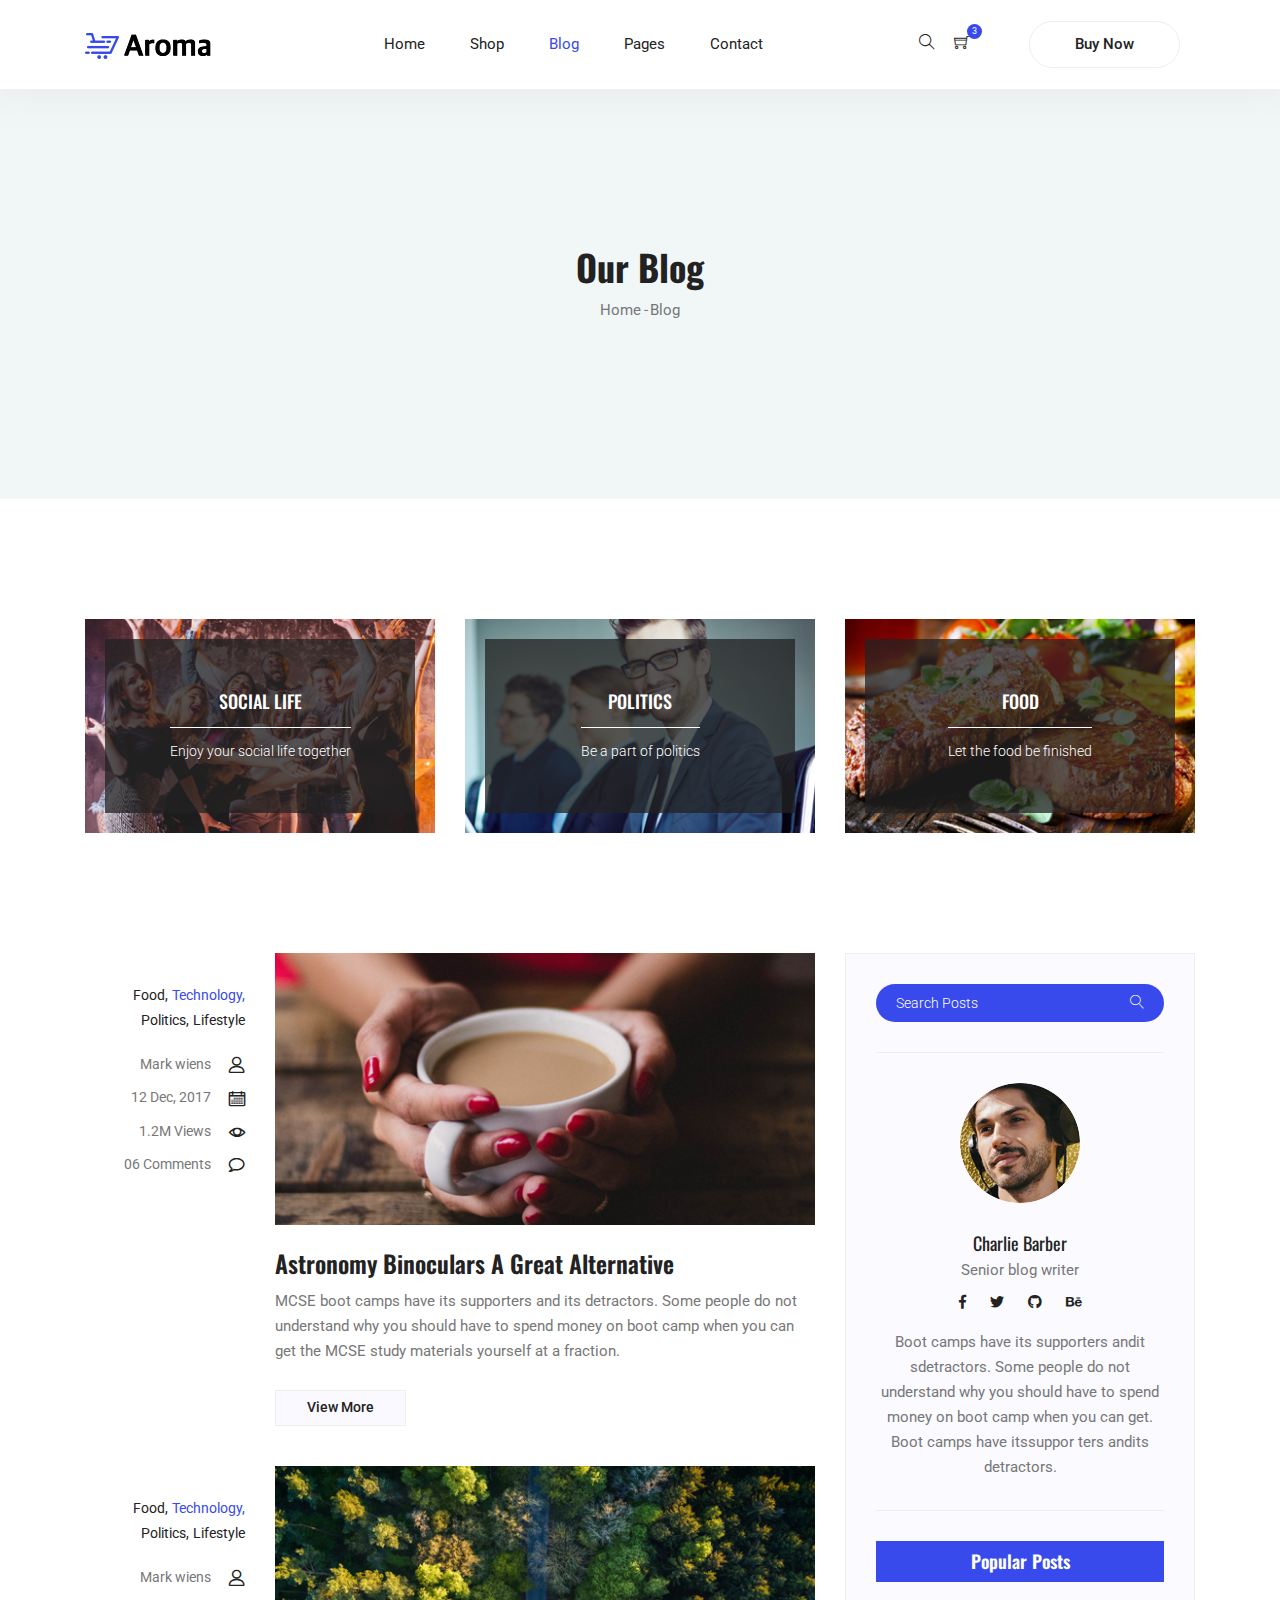
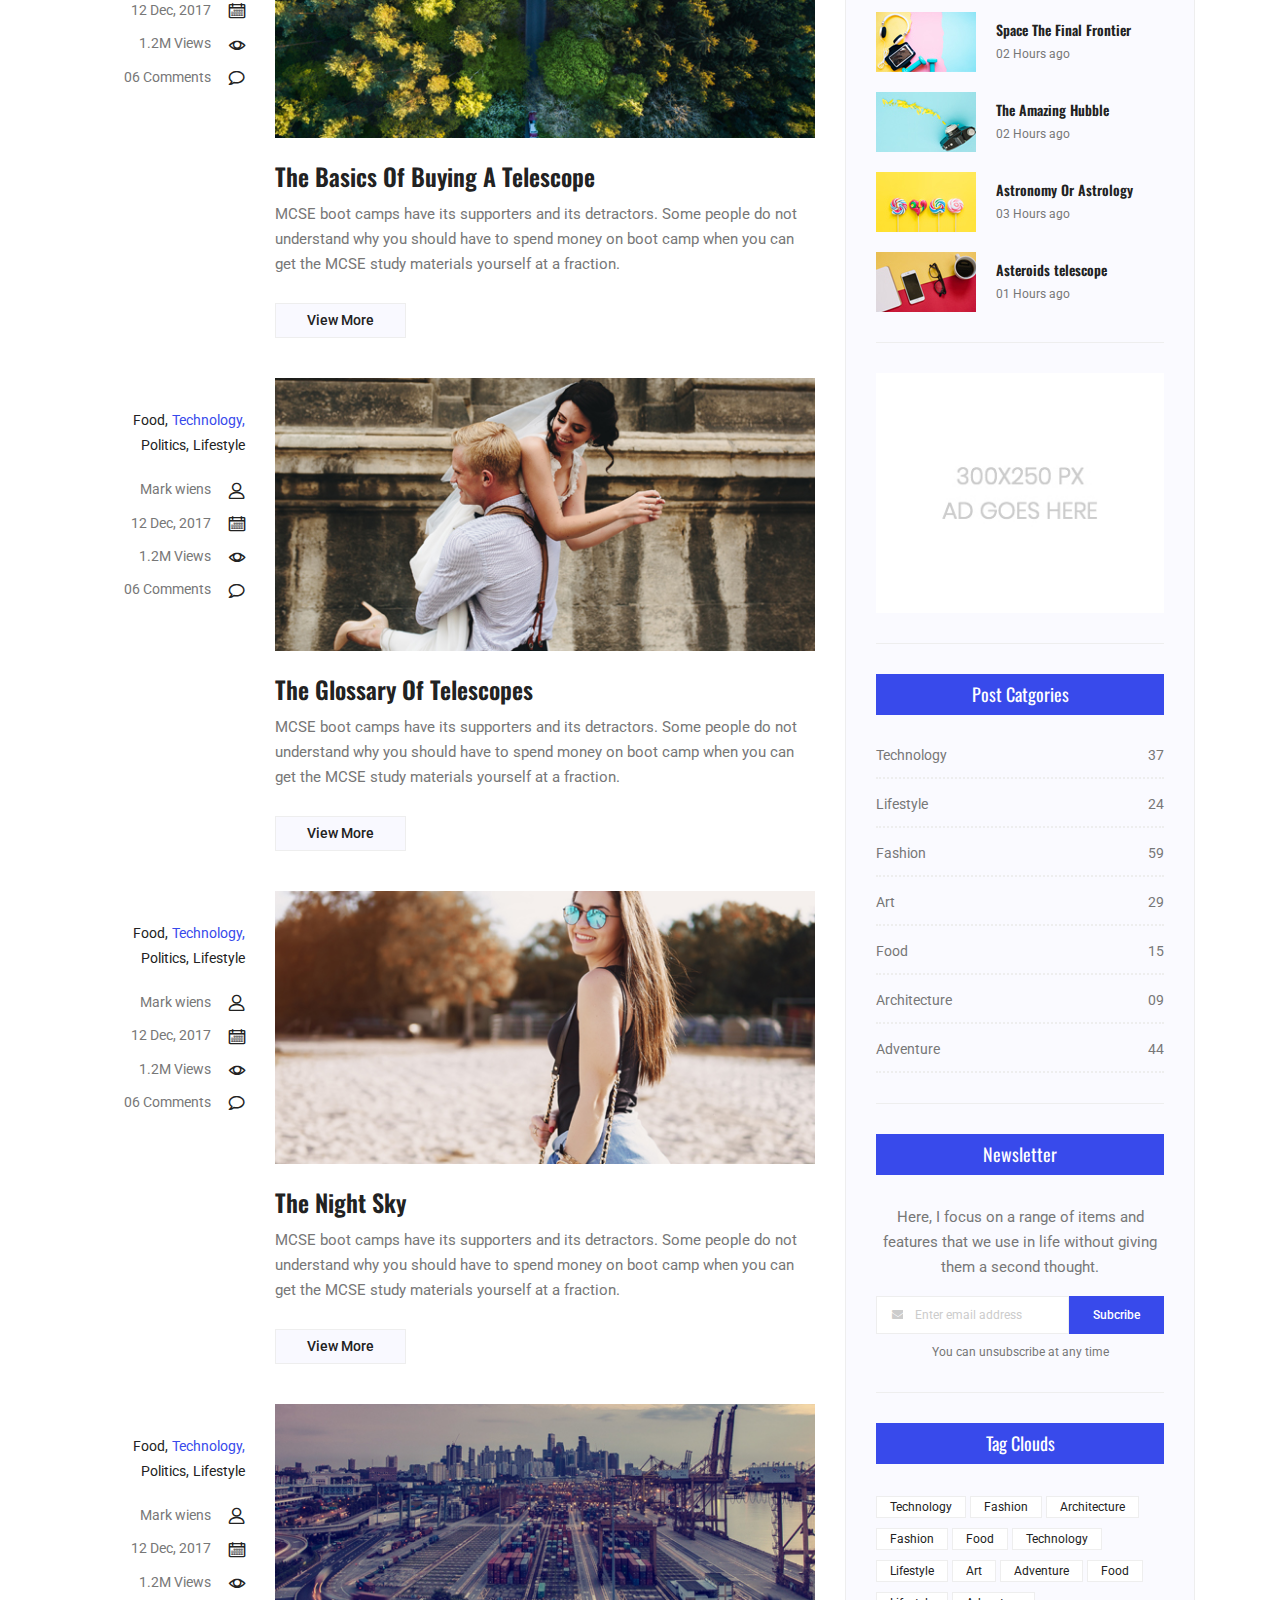
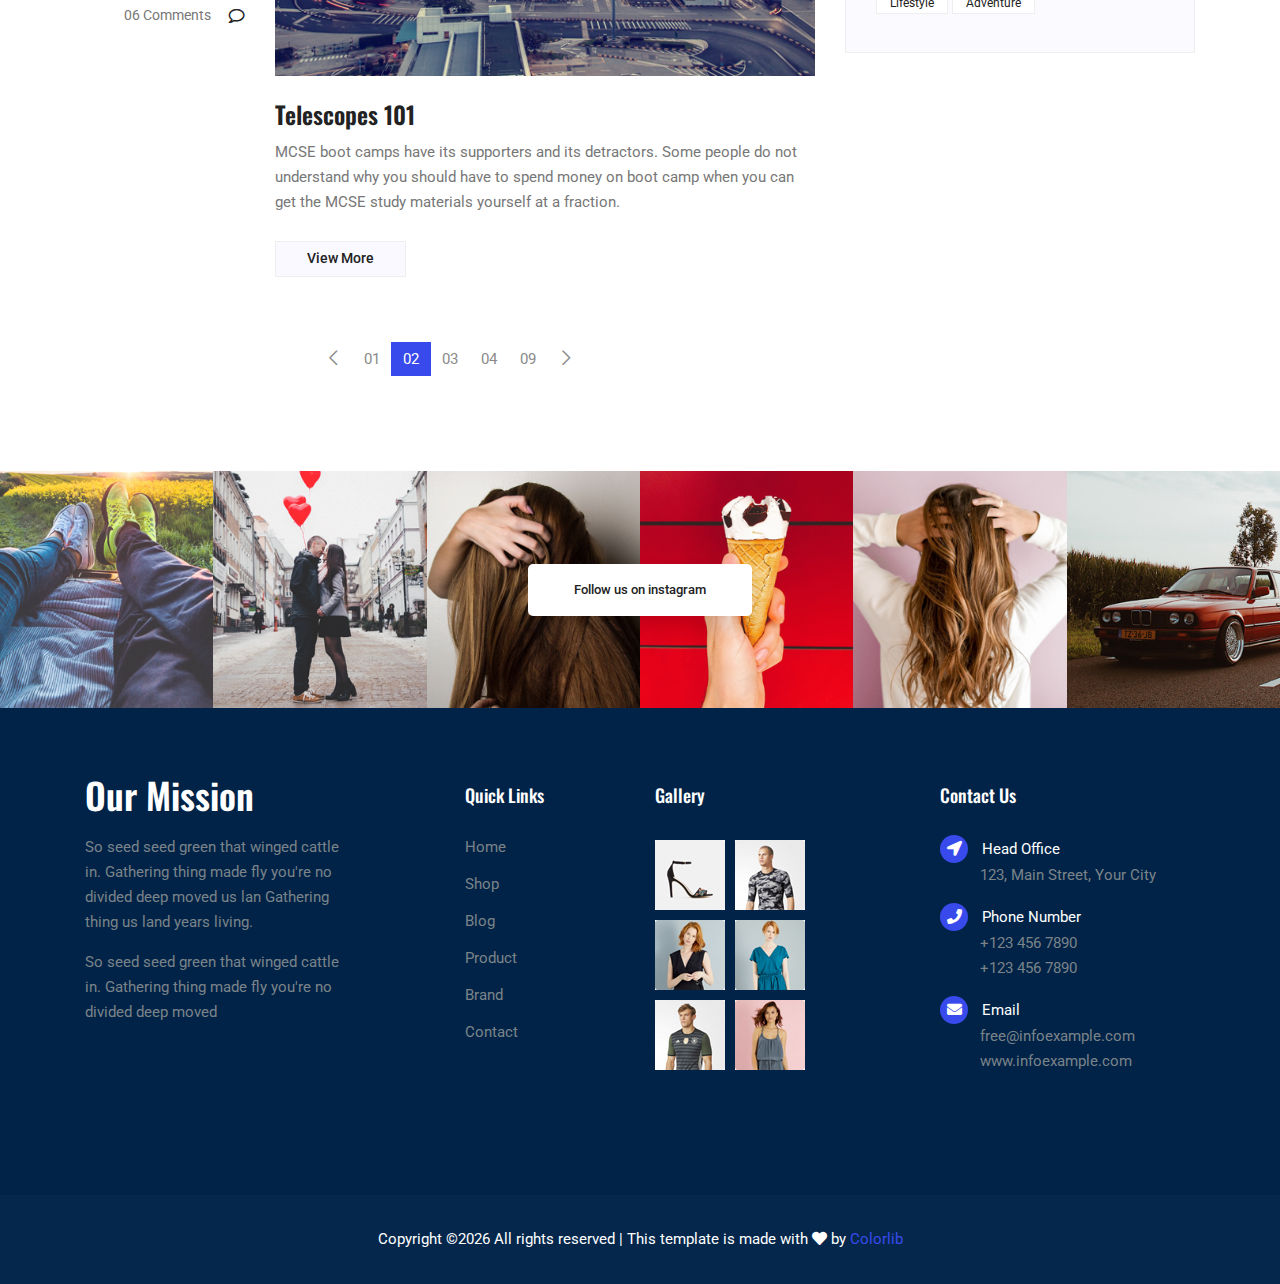
<file: blog.html>
<!DOCTYPE html>
<html lang="en">
<head>
  <meta charset="UTF-8">
  <meta name="viewport" content="width=device-width, initial-scale=1.0">
  <meta http-equiv="X-UA-Compatible" content="ie=edge">
  <title>Aroma Shop - Blog</title>
	<link rel="icon" href="img/Fevicon.png" type="image/png">
  <link rel="stylesheet" href="vendors/bootstrap/bootstrap.min.css">
  <link rel="stylesheet" href="vendors/fontawesome/css/all.min.css">
	<link rel="stylesheet" href="vendors/themify-icons/themify-icons.css">
	<link rel="stylesheet" href="vendors/linericon/style.css">
  <link rel="stylesheet" href="vendors/owl-carousel/owl.theme.default.min.css">
  <link rel="stylesheet" href="vendors/owl-carousel/owl.carousel.min.css">

  <link rel="stylesheet" href="css/style.css">
</head>
<body>
  <!--================ Start Header Menu Area =================-->
	<header class="header_area">
    <div class="main_menu">
      <nav class="navbar navbar-expand-lg navbar-light">
        <div class="container">
          <a class="navbar-brand logo_h" href="index.html"><img src="img/logo.png" alt=""></a>
          <button class="navbar-toggler" type="button" data-toggle="collapse" data-target="#navbarSupportedContent"
            aria-controls="navbarSupportedContent" aria-expanded="false" aria-label="Toggle navigation">
            <span class="icon-bar"></span>
            <span class="icon-bar"></span>
            <span class="icon-bar"></span>
          </button>
          <div class="collapse navbar-collapse offset" id="navbarSupportedContent">
            <ul class="nav navbar-nav menu_nav ml-auto mr-auto">
              <li class="nav-item"><a class="nav-link" href="index.html">Home</a></li>
              <li class="nav-item submenu dropdown">
                <a href="#" class="nav-link dropdown-toggle" data-toggle="dropdown" role="button" aria-haspopup="true"
                  aria-expanded="false">Shop</a>
                <ul class="dropdown-menu">
                  <li class="nav-item"><a class="nav-link" href="category.html">Shop Category</a></li>
                  <li class="nav-item"><a class="nav-link" href="single-product.html">Product Details</a></li>
                  <li class="nav-item"><a class="nav-link" href="checkout.html">Product Checkout</a></li>
                  <li class="nav-item"><a class="nav-link" href="confirmation.html">Confirmation</a></li>
                  <li class="nav-item"><a class="nav-link" href="cart.html">Shopping Cart</a></li>
                </ul>
							</li>
              <li class="nav-item active submenu dropdown">
                <a href="#" class="nav-link dropdown-toggle" data-toggle="dropdown" role="button" aria-haspopup="true"
                  aria-expanded="false">Blog</a>
                <ul class="dropdown-menu">
                  <li class="nav-item active"><a class="nav-link" href="blog.html">Blog Single</a></li>
                  <li class="nav-item"><a class="nav-link" href="single-blog.html">Blog Details</a></li>
                </ul>
							</li>
							<li class="nav-item submenu dropdown">
                <a href="#" class="nav-link dropdown-toggle" data-toggle="dropdown" role="button" aria-haspopup="true"
                  aria-expanded="false">Pages</a>
                <ul class="dropdown-menu">
                  <li class="nav-item"><a class="nav-link" href="login.html">Login</a></li>
                  <li class="nav-item"><a class="nav-link" href="register.html">Register</a></li>
                  <li class="nav-item"><a class="nav-link" href="tracking-order.html">Tracking</a></li>
                </ul>
              </li>
              <li class="nav-item"><a class="nav-link" href="contact.html">Contact</a></li>
            </ul>

            <ul class="nav-shop">
              <li class="nav-item"><button><i class="ti-search"></i></button></li>
              <li class="nav-item"><button><i class="ti-shopping-cart"></i><span class="nav-shop__circle">3</span></button> </li>
              <li class="nav-item"><a class="button button-header" href="#">Buy Now</a></li>
            </ul>
          </div>
        </div>
      </nav>
    </div>
  </header>
	<!--================ End Header Menu Area =================-->


  <!-- ================ start banner area ================= -->	
  <section class="blog-banner-area" id="blog">
    <div class="container h-100">
      <div class="blog-banner">
        <div class="text-center">
          <h1>Our Blog</h1>
          <nav aria-label="breadcrumb" class="banner-breadcrumb">
            <ol class="breadcrumb">
              <li class="breadcrumb-item"><a href="#">Home</a></li>
              <li class="breadcrumb-item active" aria-current="page">Blog</li>
            </ol>
          </nav>
        </div>
      </div>
    </div>
  </section>
  <!-- ================ end banner area ================= -->


  <!--================Blog Categorie Area =================-->
  <section class="blog_categorie_area">
    <div class="container">
      <div class="row">
        <div class="col-sm-6 col-lg-4 mb-4 mb-lg-0">
            <div class="categories_post">
                <img class="card-img rounded-0" src="img/blog/cat-post/cat-post-3.jpg" alt="post">
                <div class="categories_details">
                    <div class="categories_text">
                        <a href="single-blog.html">
                            <h5>Social Life</h5>
                        </a>
                        <div class="border_line"></div>
                        <p>Enjoy your social life together</p>
                    </div>
                </div>
            </div>
        </div>
        <div class="col-sm-6 col-lg-4 mb-4 mb-lg-0">
          <div class="categories_post">
            <img class="card-img rounded-0" src="img/blog/cat-post/cat-post-2.jpg" alt="post">
            <div class="categories_details">
              <div class="categories_text">
                <a href="single-blog.html">
                    <h5>Politics</h5>
                </a>
                <div class="border_line"></div>
                <p>Be a part of politics</p>
              </div>
            </div>
          </div>
        </div>
        <div class="col-sm-6 col-lg-4 mb-4 mb-lg-0">
            <div class="categories_post">
                <img class="card-img rounded-0" src="img/blog/cat-post/cat-post-1.jpg" alt="post">
                <div class="categories_details">
                    <div class="categories_text">
                        <a href="single-blog.html">
                            <h5>Food</h5>
                        </a>
                        <div class="border_line"></div>
                        <p>Let the food be finished</p>
                    </div>
                </div>
            </div>
        </div>
      </div>
    </div>
  </section>
  <!--================Blog Categorie Area =================-->

  <!--================Blog Area =================-->
  <section class="blog_area">
      <div class="container">
          <div class="row">
              <div class="col-lg-8">
                  <div class="blog_left_sidebar">
                      <article class="row blog_item">
                          <div class="col-md-3">
                              <div class="blog_info text-right">
                                  <div class="post_tag">
                                      <a href="#">Food,</a>
                                      <a class="active" href="#">Technology,</a>
                                      <a href="#">Politics,</a>
                                      <a href="#">Lifestyle</a>
                                  </div>
                                  <ul class="blog_meta list">
                                      <li>
                                          <a href="#">Mark wiens
                                              <i class="lnr lnr-user"></i>
                                          </a>
                                      </li>
                                      <li>
                                          <a href="#">12 Dec, 2017
                                              <i class="lnr lnr-calendar-full"></i>
                                          </a>
                                      </li>
                                      <li>
                                          <a href="#">1.2M Views
                                              <i class="lnr lnr-eye"></i>
                                          </a>
                                      </li>
                                      <li>
                                          <a href="#">06 Comments
                                              <i class="lnr lnr-bubble"></i>
                                          </a>
                                      </li>
                                  </ul>
                              </div>
                          </div>
                          <div class="col-md-9">
                              <div class="blog_post">
                                  <img src="img/blog/main-blog/m-blog-1.jpg" alt="">
                                  <div class="blog_details">
                                      <a href="single-blog.html">
                                          <h2>Astronomy Binoculars A Great Alternative</h2>
                                      </a>
                                      <p>MCSE boot camps have its supporters and its detractors. Some people do not understand
                                          why you should have to spend money on boot camp when you can get the MCSE study
                                          materials yourself at a fraction.</p>
                                      <a class="button button-blog" href="single-blog.html">View More</a>
                                  </div>
                              </div>
                          </div>
                      </article>
                      <article class="row blog_item">
                          <div class="col-md-3">
                              <div class="blog_info text-right">
                                  <div class="post_tag">
                                      <a href="#">Food,</a>
                                      <a class="active" href="#">Technology,</a>
                                      <a href="#">Politics,</a>
                                      <a href="#">Lifestyle</a>
                                  </div>
                                  <ul class="blog_meta list">
                                      <li>
                                          <a href="#">Mark wiens
                                              <i class="lnr lnr-user"></i>
                                          </a>
                                      </li>
                                      <li>
                                          <a href="#">12 Dec, 2017
                                              <i class="lnr lnr-calendar-full"></i>
                                          </a>
                                      </li>
                                      <li>
                                          <a href="#">1.2M Views
                                              <i class="lnr lnr-eye"></i>
                                          </a>
                                      </li>
                                      <li>
                                          <a href="#">06 Comments
                                              <i class="lnr lnr-bubble"></i>
                                          </a>
                                      </li>
                                  </ul>
                              </div>
                          </div>
                          <div class="col-md-9">
                              <div class="blog_post">
                                  <img src="img/blog/main-blog/m-blog-2.jpg" alt="">
                                  <div class="blog_details">
                                      <a href="single-blog.html">
                                          <h2>The Basics Of Buying A Telescope</h2>
                                      </a>
                                      <p>MCSE boot camps have its supporters and its detractors. Some people do not understand
                                          why you should have to spend money on boot camp when you can get the MCSE study
                                          materials yourself at a fraction.</p>
                                      <a href="single-blog.html" class="button button-blog">View More</a>
                                  </div>
                              </div>
                          </div>
                      </article>
                      <article class="row blog_item">
                          <div class="col-md-3">
                              <div class="blog_info text-right">
                                  <div class="post_tag">
                                      <a href="#">Food,</a>
                                      <a class="active" href="#">Technology,</a>
                                      <a href="#">Politics,</a>
                                      <a href="#">Lifestyle</a>
                                  </div>
                                  <ul class="blog_meta list">
                                      <li>
                                          <a href="#">Mark wiens
                                              <i class="lnr lnr-user"></i>
                                          </a>
                                      </li>
                                      <li>
                                          <a href="#">12 Dec, 2017
                                              <i class="lnr lnr-calendar-full"></i>
                                          </a>
                                      </li>
                                      <li>
                                          <a href="#">1.2M Views
                                              <i class="lnr lnr-eye"></i>
                                          </a>
                                      </li>
                                      <li>
                                          <a href="#">06 Comments
                                              <i class="lnr lnr-bubble"></i>
                                          </a>
                                      </li>
                                  </ul>
                              </div>
                          </div>
                          <div class="col-md-9">
                              <div class="blog_post">
                                  <img src="img/blog/main-blog/m-blog-3.jpg" alt="">
                                  <div class="blog_details">
                                      <a href="single-blog.html">
                                          <h2>The Glossary Of Telescopes</h2>
                                      </a>
                                      <p>MCSE boot camps have its supporters and its detractors. Some people do not understand
                                          why you should have to spend money on boot camp when you can get the MCSE study
                                          materials yourself at a fraction.</p>
                                      <a href="single-blog.html" class="button button-blog">View More</a>
                                  </div>
                              </div>
                          </div>
                      </article>
                      <article class="row blog_item">
                          <div class="col-md-3">
                              <div class="blog_info text-right">
                                  <div class="post_tag">
                                      <a href="#">Food,</a>
                                      <a class="active" href="#">Technology,</a>
                                      <a href="#">Politics,</a>
                                      <a href="#">Lifestyle</a>
                                  </div>
                                  <ul class="blog_meta list">
                                      <li>
                                          <a href="#">Mark wiens
                                              <i class="lnr lnr-user"></i>
                                          </a>
                                      </li>
                                      <li>
                                          <a href="#">12 Dec, 2017
                                              <i class="lnr lnr-calendar-full"></i>
                                          </a>
                                      </li>
                                      <li>
                                          <a href="#">1.2M Views
                                              <i class="lnr lnr-eye"></i>
                                          </a>
                                      </li>
                                      <li>
                                          <a href="#">06 Comments
                                              <i class="lnr lnr-bubble"></i>
                                          </a>
                                      </li>
                                  </ul>
                              </div>
                          </div>
                          <div class="col-md-9">
                              <div class="blog_post">
                                  <img src="img/blog/main-blog/m-blog-4.jpg" alt="">
                                  <div class="blog_details">
                                      <a href="single-blog.html">
                                          <h2>The Night Sky</h2>
                                      </a>
                                      <p>MCSE boot camps have its supporters and its detractors. Some people do not understand
                                          why you should have to spend money on boot camp when you can get the MCSE study
                                          materials yourself at a fraction.</p>
                                      <a href="single-blog.html" class="button button-blog">View More</a>
                                  </div>
                              </div>
                          </div>
                      </article>
                      <article class="row blog_item">
                          <div class="col-md-3">
                              <div class="blog_info text-right">
                                  <div class="post_tag">
                                      <a href="#">Food,</a>
                                      <a class="active" href="#">Technology,</a>
                                      <a href="#">Politics,</a>
                                      <a href="#">Lifestyle</a>
                                  </div>
                                  <ul class="blog_meta list">
                                      <li>
                                          <a href="#">Mark wiens
                                              <i class="lnr lnr-user"></i>
                                          </a>
                                      </li>
                                      <li>
                                          <a href="#">12 Dec, 2017
                                              <i class="lnr lnr-calendar-full"></i>
                                          </a>
                                      </li>
                                      <li>
                                          <a href="#">1.2M Views
                                              <i class="lnr lnr-eye"></i>
                                          </a>
                                      </li>
                                      <li>
                                          <a href="#">06 Comments
                                              <i class="lnr lnr-bubble"></i>
                                          </a>
                                      </li>
                                  </ul>
                              </div>
                          </div>
                          <div class="col-md-9">
                              <div class="blog_post">
                                  <img src="img/blog/main-blog/m-blog-5.jpg" alt="">
                                  <div class="blog_details">
                                      <a href="single-blog.html">
                                          <h2>Telescopes 101</h2>
                                      </a>
                                      <p>MCSE boot camps have its supporters and its detractors. Some people do not understand
                                          why you should have to spend money on boot camp when you can get the MCSE study
                                          materials yourself at a fraction.</p>
                                      <a href="single-blog.html" class="button button-blog">View More</a>
                                  </div>
                              </div>
                          </div>
                      </article>
                      <nav class="blog-pagination justify-content-center d-flex">
                          <ul class="pagination">
                              <li class="page-item">
                                  <a href="#" class="page-link" aria-label="Previous">
                                      <span aria-hidden="true">
                                          <span class="lnr lnr-chevron-left"></span>
                                      </span>
                                  </a>
                              </li>
                              <li class="page-item">
                                  <a href="#" class="page-link">01</a>
                              </li>
                              <li class="page-item active">
                                  <a href="#" class="page-link">02</a>
                              </li>
                              <li class="page-item">
                                  <a href="#" class="page-link">03</a>
                              </li>
                              <li class="page-item">
                                  <a href="#" class="page-link">04</a>
                              </li>
                              <li class="page-item">
                                  <a href="#" class="page-link">09</a>
                              </li>
                              <li class="page-item">
                                  <a href="#" class="page-link" aria-label="Next">
                                      <span aria-hidden="true">
                                          <span class="lnr lnr-chevron-right"></span>
                                      </span>
                                  </a>
                              </li>
                          </ul>
                      </nav>
                  </div>
              </div>
              <div class="col-lg-4">
                  <div class="blog_right_sidebar">
                      <aside class="single_sidebar_widget search_widget">
                          <div class="input-group">
                              <input type="text" class="form-control" placeholder="Search Posts">
                              <span class="input-group-btn">
                                  <button class="btn btn-default" type="button">
                                      <i class="lnr lnr-magnifier"></i>
                                  </button>
                              </span>
                          </div>
                          <!-- /input-group -->
                          <div class="br"></div>
                      </aside>
                      <aside class="single_sidebar_widget author_widget">
                          <img class="author_img rounded-circle" src="img/blog/author.png" alt="">
                          <h4>Charlie Barber</h4>
                          <p>Senior blog writer</p>
                          <div class="social_icon">
                              <a href="#">
                                  <i class="fab fa-facebook-f"></i>
                              </a>
                              <a href="#">
                                  <i class="fab fa-twitter"></i>
                              </a>
                              <a href="#">
                                  <i class="fab fa-github"></i>
                              </a>
                              <a href="#">
                                <i class="fab fa-behance"></i>
                              </a>
                          </div>
                          <p>Boot camps have its supporters andit sdetractors. Some people do not understand why you should
                              have to spend money on boot camp when you can get. Boot camps have itssuppor ters andits
                              detractors.
                          </p>
                          <div class="br"></div>
                      </aside>
                      <aside class="single_sidebar_widget popular_post_widget">
                          <h3 class="widget_title">Popular Posts</h3>
                          <div class="media post_item">
                              <img src="img/blog/popular-post/post1.jpg" alt="post">
                              <div class="media-body">
                                  <a href="single-blog.html">
                                      <h3>Space The Final Frontier</h3>
                                  </a>
                                  <p>02 Hours ago</p>
                              </div>
                          </div>
                          <div class="media post_item">
                              <img src="img/blog/popular-post/post2.jpg" alt="post">
                              <div class="media-body">
                                  <a href="single-blog.html">
                                      <h3>The Amazing Hubble</h3>
                                  </a>
                                  <p>02 Hours ago</p>
                              </div>
                          </div>
                          <div class="media post_item">
                              <img src="img/blog/popular-post/post3.jpg" alt="post">
                              <div class="media-body">
                                  <a href="single-blog.html">
                                      <h3>Astronomy Or Astrology</h3>
                                  </a>
                                  <p>03 Hours ago</p>
                              </div>
                          </div>
                          <div class="media post_item">
                              <img src="img/blog/popular-post/post4.jpg" alt="post">
                              <div class="media-body">
                                  <a href="single-blog.html">
                                      <h3>Asteroids telescope</h3>
                                  </a>
                                  <p>01 Hours ago</p>
                              </div>
                          </div>
                          <div class="br"></div>
                      </aside>
                      <aside class="single_sidebar_widget ads_widget">
                          <a href="#">
                              <img class="img-fluid" src="img/blog/add.jpg" alt="">
                          </a>
                          <div class="br"></div>
                      </aside>
                      <aside class="single_sidebar_widget post_category_widget">
                          <h4 class="widget_title">Post Catgories</h4>
                          <ul class="list cat-list">
                              <li>
                                  <a href="#" class="d-flex justify-content-between">
                                      <p>Technology</p>
                                      <p>37</p>
                                  </a>
                              </li>
                              <li>
                                  <a href="#" class="d-flex justify-content-between">
                                      <p>Lifestyle</p>
                                      <p>24</p>
                                  </a>
                              </li>
                              <li>
                                  <a href="#" class="d-flex justify-content-between">
                                      <p>Fashion</p>
                                      <p>59</p>
                                  </a>
                              </li>
                              <li>
                                  <a href="#" class="d-flex justify-content-between">
                                      <p>Art</p>
                                      <p>29</p>
                                  </a>
                              </li>
                              <li>
                                  <a href="#" class="d-flex justify-content-between">
                                      <p>Food</p>
                                      <p>15</p>
                                  </a>
                              </li>
                              <li>
                                  <a href="#" class="d-flex justify-content-between">
                                      <p>Architecture</p>
                                      <p>09</p>
                                  </a>
                              </li>
                              <li>
                                  <a href="#" class="d-flex justify-content-between">
                                      <p>Adventure</p>
                                      <p>44</p>
                                  </a>
                              </li>
                          </ul>
                          <div class="br"></div>
                      </aside>
                      <aside class="single-sidebar-widget newsletter_widget">
                          <h4 class="widget_title">Newsletter</h4>
                          <p>
                              Here, I focus on a range of items and features that we use in life without giving them a second thought.
                          </p>
                          <div class="form-group d-flex flex-row">
                              <div class="input-group">
                                  <div class="input-group-prepend">
                                      <div class="input-group-text">
                                          <i class="fa fa-envelope" aria-hidden="true"></i>
                                      </div>
                                  </div>
                                  <input type="text" class="form-control" id="inlineFormInputGroup" placeholder="Enter email address" onfocus="this.placeholder = ''"
                                      onblur="this.placeholder = 'Enter email'">
                              </div>
                              <a href="#" class="bbtns">Subcribe</a>
                          </div>
                          <p class="text-bottom">You can unsubscribe at any time</p>
                          <div class="br"></div>
                      </aside>
                      <aside class="single-sidebar-widget tag_cloud_widget">
                          <h4 class="widget_title">Tag Clouds</h4>
                          <ul class="list">
                              <li>
                                  <a href="#">Technology</a>
                              </li>
                              <li>
                                  <a href="#">Fashion</a>
                              </li>
                              <li>
                                  <a href="#">Architecture</a>
                              </li>
                              <li>
                                  <a href="#">Fashion</a>
                              </li>
                              <li>
                                  <a href="#">Food</a>
                              </li>
                              <li>
                                  <a href="#">Technology</a>
                              </li>
                              <li>
                                  <a href="#">Lifestyle</a>
                              </li>
                              <li>
                                  <a href="#">Art</a>
                              </li>
                              <li>
                                  <a href="#">Adventure</a>
                              </li>
                              <li>
                                  <a href="#">Food</a>
                              </li>
                              <li>
                                  <a href="#">Lifestyle</a>
                              </li>
                              <li>
                                  <a href="#">Adventure</a>
                              </li>
                          </ul>
                      </aside>
                  </div>
              </div>
          </div>
      </div>
  </section>
  <!--================Blog Area =================-->

  <!--================Instagram Area =================-->
  <section class="instagram_area">
    <div class="container box_1620">
      <div class="insta_btn">
        <a class="btn theme_btn" href="#">Follow us on instagram</a>
      </div>
      <div class="instagram_image row m0">
        <a href="#"><img src="img/instagram/ins-1.jpg" alt=""></a>
        <a href="#"><img src="img/instagram/ins-2.jpg" alt=""></a>
        <a href="#"><img src="img/instagram/ins-3.jpg" alt=""></a>
        <a href="#"><img src="img/instagram/ins-4.jpg" alt=""></a>
        <a href="#"><img src="img/instagram/ins-5.jpg" alt=""></a>
        <a href="#"><img src="img/instagram/ins-6.jpg" alt=""></a>
      </div>
    </div>
  </section>
  <!--================End Instagram Area =================-->
  

  <!--================ Start footer Area  =================-->	
	<footer>
		<div class="footer-area">
			<div class="container">
				<div class="row section_gap">
					<div class="col-lg-3 col-md-6 col-sm-6">
						<div class="single-footer-widget tp_widgets">
							<h4 class="footer_title large_title">Our Mission</h4>
							<p>
								So seed seed green that winged cattle in. Gathering thing made fly you're no 
								divided deep moved us lan Gathering thing us land years living.
							</p>
							<p>
								So seed seed green that winged cattle in. Gathering thing made fly you're no divided deep moved 
							</p>
						</div>
					</div>
					<div class="offset-lg-1 col-lg-2 col-md-6 col-sm-6">
						<div class="single-footer-widget tp_widgets">
							<h4 class="footer_title">Quick Links</h4>
							<ul class="list">
								<li><a href="#">Home</a></li>
								<li><a href="#">Shop</a></li>
								<li><a href="#">Blog</a></li>
								<li><a href="#">Product</a></li>
								<li><a href="#">Brand</a></li>
								<li><a href="#">Contact</a></li>
							</ul>
						</div>
					</div>
					<div class="col-lg-2 col-md-6 col-sm-6">
						<div class="single-footer-widget instafeed">
							<h4 class="footer_title">Gallery</h4>
							<ul class="list instafeed d-flex flex-wrap">
								<li><img src="img/gallery/r1.jpg" alt=""></li>
								<li><img src="img/gallery/r2.jpg" alt=""></li>
								<li><img src="img/gallery/r3.jpg" alt=""></li>
								<li><img src="img/gallery/r5.jpg" alt=""></li>
								<li><img src="img/gallery/r7.jpg" alt=""></li>
								<li><img src="img/gallery/r8.jpg" alt=""></li>
							</ul>
						</div>
					</div>
					<div class="offset-lg-1 col-lg-3 col-md-6 col-sm-6">
						<div class="single-footer-widget tp_widgets">
							<h4 class="footer_title">Contact Us</h4>
							<div class="ml-40">
								<p class="sm-head">
									<span class="fa fa-location-arrow"></span>
									Head Office
								</p>
								<p>123, Main Street, Your City</p>
	
								<p class="sm-head">
									<span class="fa fa-phone"></span>
									Phone Number
								</p>
								<p>
									+123 456 7890 <br>
									+123 456 7890
								</p>
	
								<p class="sm-head">
									<span class="fa fa-envelope"></span>
									Email
								</p>
								<p>
									free@infoexample.com <br>
									www.infoexample.com
								</p>
							</div>
						</div>
					</div>
				</div>
			</div>
		</div>

		<div class="footer-bottom">
			<div class="container">
				<div class="row d-flex">
					<p class="col-lg-12 footer-text text-center">
						<!-- Link back to Colorlib can't be removed. Template is licensed under CC BY 3.0. -->
Copyright &copy;<script>document.write(new Date().getFullYear());</script> All rights reserved | This template is made with <i class="fa fa-heart" aria-hidden="true"></i> by <a href="https://colorlib.com" target="_blank">Colorlib</a>
<!-- Link back to Colorlib can't be removed. Template is licensed under CC BY 3.0. --></p>
				</div>
			</div>
		</div>
	</footer>
	<!--================ End footer Area  =================-->



  <script src="vendors/jquery/jquery-3.2.1.min.js"></script>
  <script src="vendors/bootstrap/bootstrap.bundle.min.js"></script>
  <script src="vendors/skrollr.min.js"></script>
  <script src="vendors/owl-carousel/owl.carousel.min.js"></script>
  <script src="vendors/nice-select/jquery.nice-select.min.js"></script>
  <script src="vendors/jquery.ajaxchimp.min.js"></script>
  <script src="vendors/mail-script.js"></script>
  <script src="js/main.js"></script>
</body>
</html>
</file>
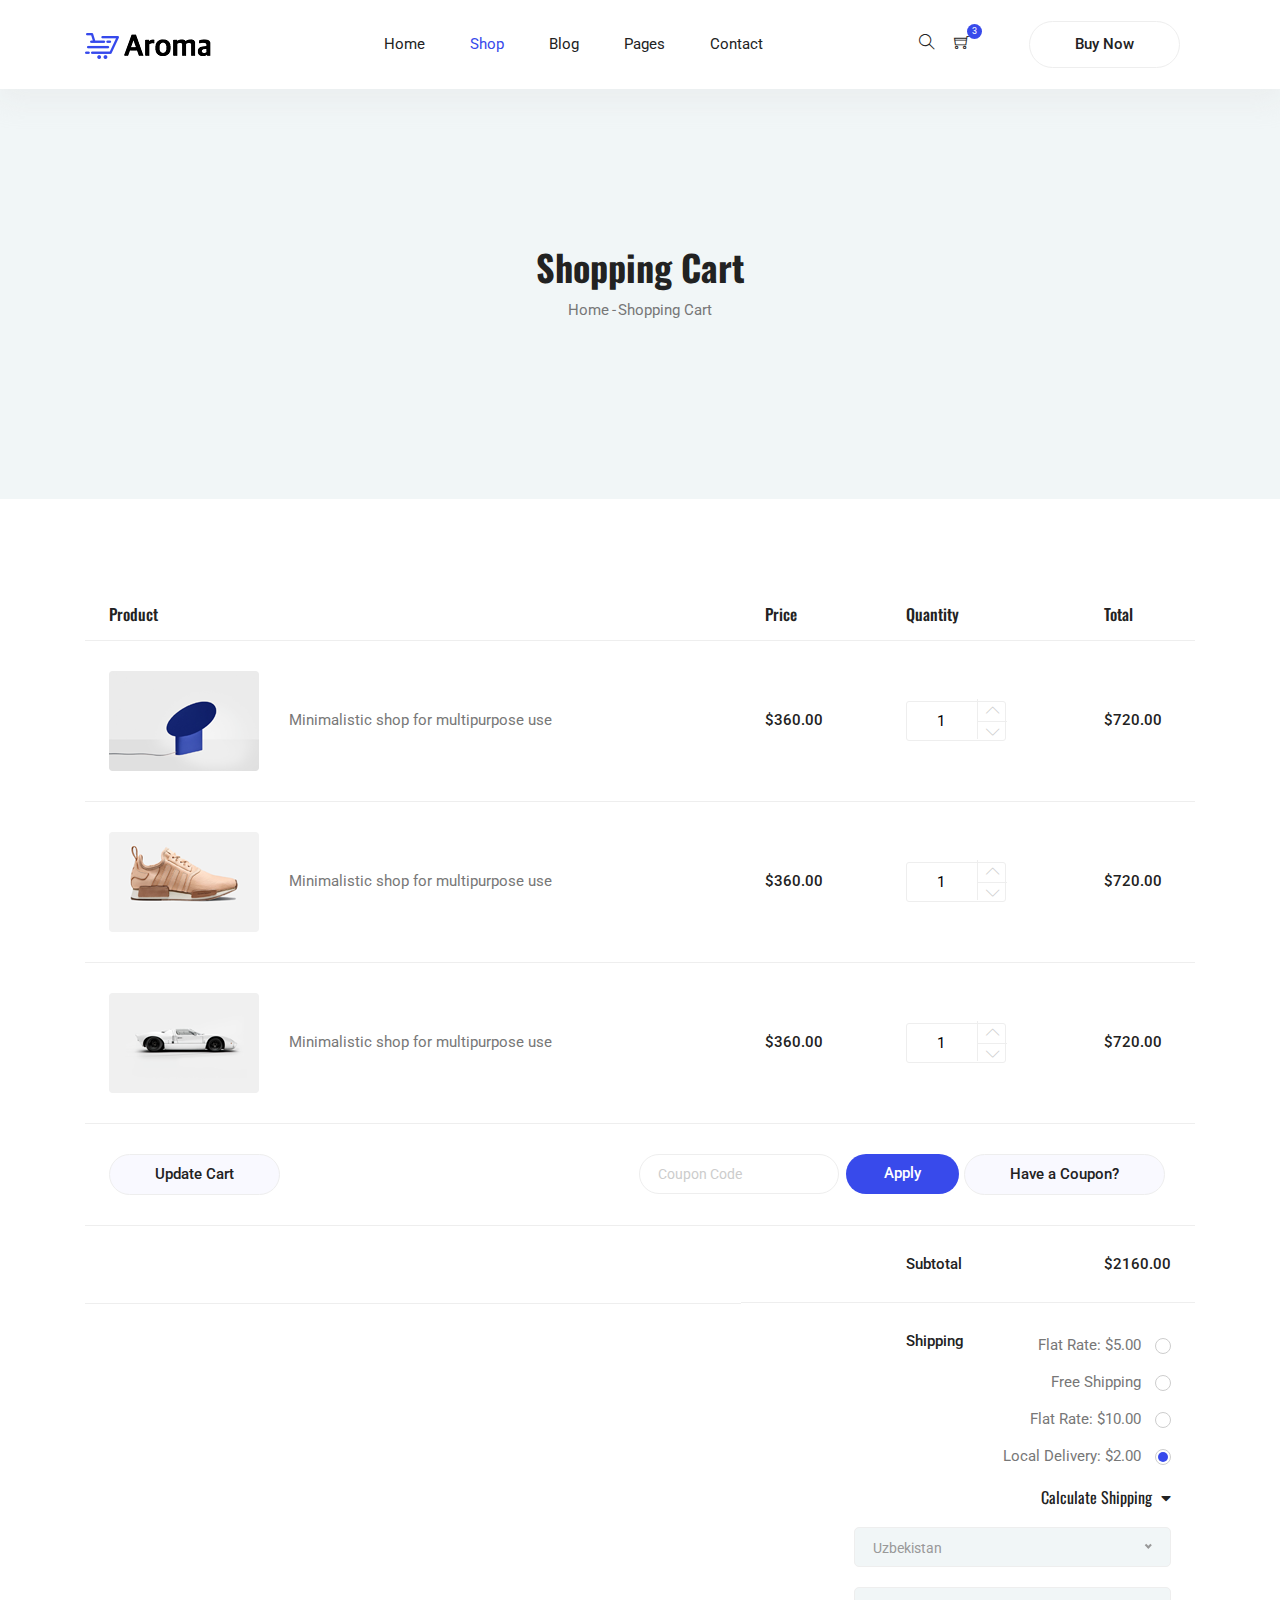
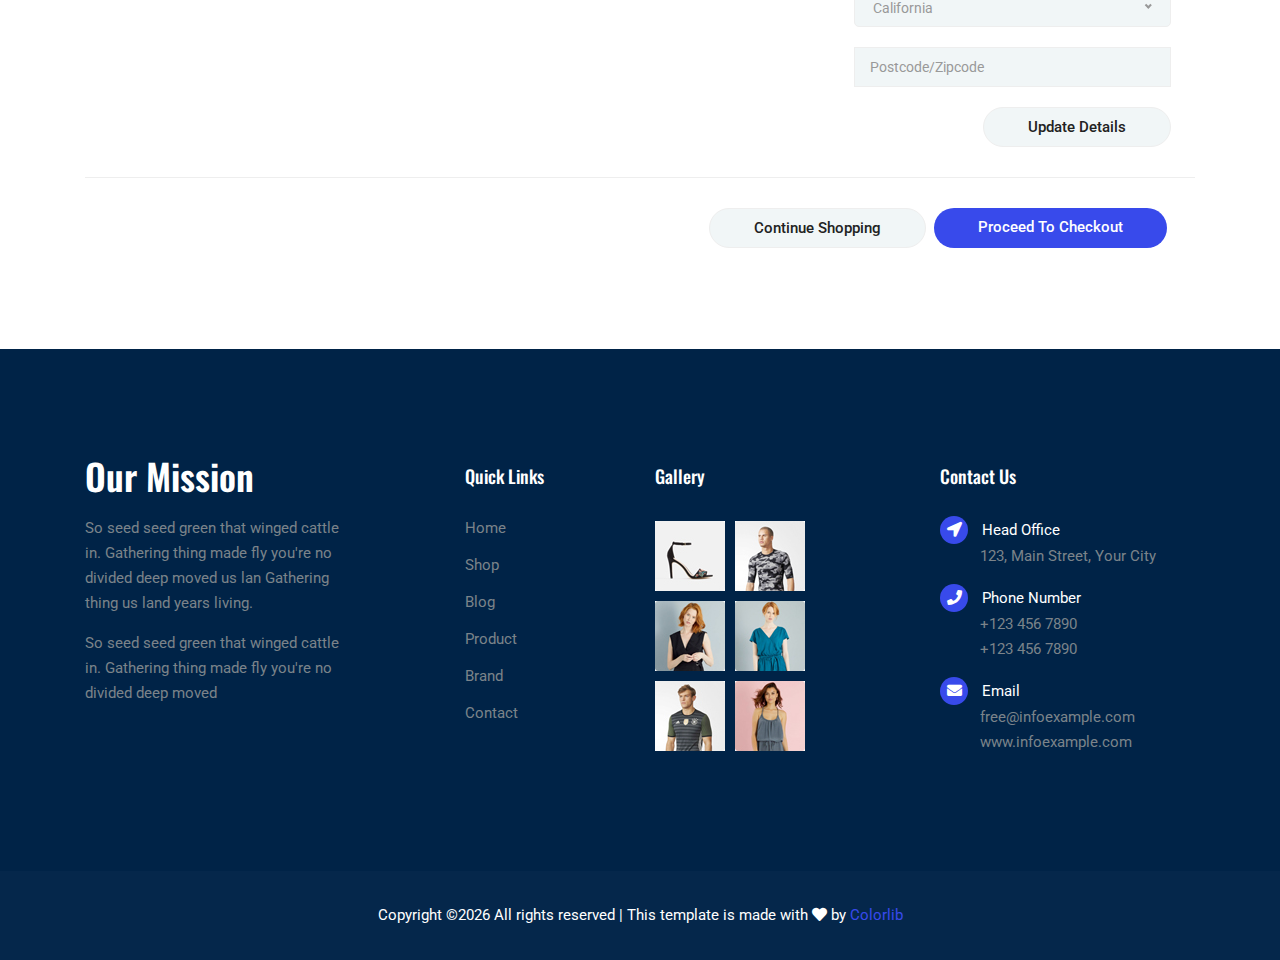
<file: cart.html>
<!DOCTYPE html>
<html lang="en">

<head>
    <meta charset="UTF-8">
    <meta name="viewport" content="width=device-width, initial-scale=1.0">
    <meta http-equiv="X-UA-Compatible" content="ie=edge">
    <title>Aroma Shop - Cart</title>
    <link rel="icon" href="img/Fevicon.png" type="image/png">
    <link rel="stylesheet" href="vendors/bootstrap/bootstrap.min.css">
    <link rel="stylesheet" href="vendors/fontawesome/css/all.min.css">
    <link rel="stylesheet" href="vendors/themify-icons/themify-icons.css">
    <link rel="stylesheet" href="vendors/linericon/style.css">
    <link rel="stylesheet" href="vendors/owl-carousel/owl.theme.default.min.css">
    <link rel="stylesheet" href="vendors/owl-carousel/owl.carousel.min.css">
    <link rel="stylesheet" href="vendors/nice-select/nice-select.css">
    <link rel="stylesheet" href="vendors/nouislider/nouislider.min.css">

    <link rel="stylesheet" href="css/style.css">
</head>

<body>
    <!--================ Start Header Menu Area =================-->
    <header class="header_area">
        <div class="main_menu">
            <nav class="navbar navbar-expand-lg navbar-light">
                <div class="container">
                    <a class="navbar-brand logo_h" href="index.html"><img src="img/logo.png" alt=""></a>
                    <button class="navbar-toggler" type="button" data-toggle="collapse"
                        data-target="#navbarSupportedContent" aria-controls="navbarSupportedContent"
                        aria-expanded="false" aria-label="Toggle navigation">
                        <span class="icon-bar"></span>
                        <span class="icon-bar"></span>
                        <span class="icon-bar"></span>
                    </button>
                    <div class="collapse navbar-collapse offset" id="navbarSupportedContent">
                        <ul class="nav navbar-nav menu_nav ml-auto mr-auto">
                            <li class="nav-item"><a class="nav-link" href="index.html">Home</a></li>
                            <li class="nav-item active submenu dropdown">
                                <a href="#" class="nav-link dropdown-toggle" data-toggle="dropdown" role="button"
                                    aria-haspopup="true" aria-expanded="false">Shop</a>
                                <ul class="dropdown-menu">
                                    <li class="nav-item"><a class="nav-link" href="category.html">Shop Category</a></li>
                                    <li class="nav-item"><a class="nav-link" href="single-product.html">Product
                                            Details</a></li>
                                    <li class="nav-item"><a class="nav-link" href="checkout.html">Product Checkout</a>
                                    </li>
                                    <li class="nav-item"><a class="nav-link" href="confirmation.html">Confirmation</a>
                                    </li>
                                    <li class="nav-item"><a class="nav-link" href="cart.html">Shopping Cart</a></li>
                                </ul>
                            </li>
                            <li class="nav-item submenu dropdown">
                                <a href="#" class="nav-link dropdown-toggle" data-toggle="dropdown" role="button"
                                    aria-haspopup="true" aria-expanded="false">Blog</a>
                                <ul class="dropdown-menu">
                                    <li class="nav-item"><a class="nav-link" href="blog.html">Blog</a></li>
                                    <li class="nav-item"><a class="nav-link" href="register.html">Register</a></li>
                                    <li class="nav-item"><a class="nav-link" href="single-blog.html">Blog Details</a>
                                    </li>
                                </ul>
                            </li>
                            <li class="nav-item submenu dropdown">
                                <a href="#" class="nav-link dropdown-toggle" data-toggle="dropdown" role="button"
                                    aria-haspopup="true" aria-expanded="false">Pages</a>
                                <ul class="dropdown-menu">
                                    <li class="nav-item"><a class="nav-link" href="login.html">Login</a></li>
                                    <li class="nav-item"><a class="nav-link" href="tracking-order.html">Tracking</a>
                                    </li>
                                </ul>
                            </li>
                            <li class="nav-item"><a class="nav-link" href="contact.html">Contact</a></li>
                        </ul>

                        <ul class="nav-shop">
                            <li class="nav-item"><button><i class="ti-search"></i></button></li>
                            <li class="nav-item"><button><i class="ti-shopping-cart"></i><span
                                        class="nav-shop__circle">3</span></button> </li>
                            <li class="nav-item"><a class="button button-header" href="#">Buy Now</a></li>
                        </ul>
                    </div>
                </div>
            </nav>
        </div>
    </header>
    <!--================ End Header Menu Area =================-->

    <!-- ================ start banner area ================= -->
    <section class="blog-banner-area" id="category">
        <div class="container h-100">
            <div class="blog-banner">
                <div class="text-center">
                    <h1>Shopping Cart</h1>
                    <nav aria-label="breadcrumb" class="banner-breadcrumb">
                        <ol class="breadcrumb">
                            <li class="breadcrumb-item"><a href="#">Home</a></li>
                            <li class="breadcrumb-item active" aria-current="page">Shopping Cart</li>
                        </ol>
                    </nav>
                </div>
            </div>
        </div>
    </section>
    <!-- ================ end banner area ================= -->



    <!--================Cart Area =================-->
    <section class="cart_area">
        <div class="container">
            <div class="cart_inner">
                <div class="table-responsive">
                    <table class="table">
                        <thead>
                            <tr>
                                <th scope="col">Product</th>
                                <th scope="col">Price</th>
                                <th scope="col">Quantity</th>
                                <th scope="col">Total</th>
                            </tr>
                        </thead>
                        <tbody>
                            <tr>
                                <td>
                                    <div class="media">
                                        <div class="d-flex">
                                            <img src="img/cart/cart1.png" alt="">
                                        </div>
                                        <div class="media-body">
                                            <p>Minimalistic shop for multipurpose use</p>
                                        </div>
                                    </div>
                                </td>
                                <td>
                                    <h5>$360.00</h5>
                                </td>
                                <td>
                                    <div class="product_count">
                                        <input type="text" name="qty" id="sst" maxlength="12" value="1"
                                            title="Quantity:" class="input-text qty">
                                        <button
                                            onclick="var result = document.getElementById('sst'); var sst = result.value; if( !isNaN( sst )) result.value++;return false;"
                                            class="increase items-count" type="button"><i
                                                class="lnr lnr-chevron-up"></i></button>
                                        <button
                                            onclick="var result = document.getElementById('sst'); var sst = result.value; if( !isNaN( sst ) &amp;&amp; sst > 0 ) result.value--;return false;"
                                            class="reduced items-count" type="button"><i
                                                class="lnr lnr-chevron-down"></i></button>
                                    </div>
                                </td>
                                <td>
                                    <h5>$720.00</h5>
                                </td>
                            </tr>
                            <tr>
                                <td>
                                    <div class="media">
                                        <div class="d-flex">
                                            <img src="img/cart/cart2.png" alt="">
                                        </div>
                                        <div class="media-body">
                                            <p>Minimalistic shop for multipurpose use</p>
                                        </div>
                                    </div>
                                </td>
                                <td>
                                    <h5>$360.00</h5>
                                </td>
                                <td>
                                    <div class="product_count">
                                        <input type="text" name="qty" id="sst" maxlength="12" value="1"
                                            title="Quantity:" class="input-text qty">
                                        <button
                                            onclick="var result = document.getElementById('sst'); var sst = result.value; if( !isNaN( sst )) result.value++;return false;"
                                            class="increase items-count" type="button"><i
                                                class="lnr lnr-chevron-up"></i></button>
                                        <button
                                            onclick="var result = document.getElementById('sst'); var sst = result.value; if( !isNaN( sst ) &amp;&amp; sst > 0 ) result.value--;return false;"
                                            class="reduced items-count" type="button"><i
                                                class="lnr lnr-chevron-down"></i></button>
                                    </div>
                                </td>
                                <td>
                                    <h5>$720.00</h5>
                                </td>
                            </tr>
                            <tr>
                                <td>
                                    <div class="media">
                                        <div class="d-flex">
                                            <img src="img/cart/cart3.png" alt="">
                                        </div>
                                        <div class="media-body">
                                            <p>Minimalistic shop for multipurpose use</p>
                                        </div>
                                    </div>
                                </td>
                                <td>
                                    <h5>$360.00</h5>
                                </td>
                                <td>
                                    <div class="product_count">
                                        <input type="text" name="qty" id="sst" maxlength="12" value="1"
                                            title="Quantity:" class="input-text qty">
                                        <button
                                            onclick="var result = document.getElementById('sst'); var sst = result.value; if( !isNaN( sst )) result.value++;return false;"
                                            class="increase items-count" type="button"><i
                                                class="lnr lnr-chevron-up"></i></button>
                                        <button
                                            onclick="var result = document.getElementById('sst'); var sst = result.value; if( !isNaN( sst ) &amp;&amp; sst > 0 ) result.value--;return false;"
                                            class="reduced items-count" type="button"><i
                                                class="lnr lnr-chevron-down"></i></button>
                                    </div>
                                </td>
                                <td>
                                    <h5>$720.00</h5>
                                </td>
                            </tr>
                            <tr class="bottom_button">
                                <td>
                                    <a class="button" href="#">Update Cart</a>
                                </td>
                                <td>

                                </td>
                                <td>

                                </td>
                                <td>
                                    <div class="cupon_text d-flex align-items-center">
                                        <input type="text" placeholder="Coupon Code">
                                        <a class="primary-btn" href="#">Apply</a>
                                        <a class="button" href="#">Have a Coupon?</a>
                                    </div>
                                </td>
                            </tr>
                            <tr>
                                <td>

                                </td>
                                <td>

                                </td>
                                <td>
                                    <h5>Subtotal</h5>
                                </td>
                                <td>
                                    <h5>$2160.00</h5>
                                </td>
                            </tr>
                            <tr class="shipping_area">
                                <td class="d-none d-md-block">

                                </td>
                                <td>

                                </td>
                                <td>
                                    <h5>Shipping</h5>
                                </td>
                                <td>
                                    <div class="shipping_box">
                                        <ul class="list">
                                            <li><a href="#">Flat Rate: $5.00</a></li>
                                            <li><a href="#">Free Shipping</a></li>
                                            <li><a href="#">Flat Rate: $10.00</a></li>
                                            <li class="active"><a href="#">Local Delivery: $2.00</a></li>
                                        </ul>
                                        <h6>Calculate Shipping <i class="fa fa-caret-down" aria-hidden="true"></i></h6>
                                        <select class="shipping_select">
                                            <option value="1">Uzbekistan</option>
                                            <option value="2">USA</option>
                                            <option value="4">UK</option>
                                        </select>
                                        <select class="shipping_select">
                                            <option value="1">California</option>
                                            <option value="2">Tashkent</option>
                                            <option value="4">Londo</option>
                                        </select>
                                        <input type="text" placeholder="Postcode/Zipcode">
                                        <a class="gray_btn" href="#">Update Details</a>
                                    </div>
                                </td>
                            </tr>
                            <tr class="out_button_area">
                                <td class="d-none-l">

                                </td>
                                <td class="">

                                </td>
                                <td>

                                </td>
                                <td>
                                    <div class="checkout_btn_inner d-flex align-items-center">
                                        <a class="gray_btn" href="#">Continue Shopping</a>
                                        <a class="primary-btn ml-2" href="#">Proceed to checkout</a>
                                    </div>
                                </td>
                            </tr>
                        </tbody>
                    </table>
                </div>
            </div>
        </div>
    </section>
    <!--================End Cart Area =================-->



    <!--================ Start footer Area  =================-->
    <footer>
        <div class="footer-area footer-only">
            <div class="container">
                <div class="row section_gap">
                    <div class="col-lg-3 col-md-6 col-sm-6">
                        <div class="single-footer-widget tp_widgets ">
                            <h4 class="footer_title large_title">Our Mission</h4>
                            <p>
                                So seed seed green that winged cattle in. Gathering thing made fly you're no
                                divided deep moved us lan Gathering thing us land years living.
                            </p>
                            <p>
                                So seed seed green that winged cattle in. Gathering thing made fly you're no divided
                                deep moved
                            </p>
                        </div>
                    </div>
                    <div class="offset-lg-1 col-lg-2 col-md-6 col-sm-6">
                        <div class="single-footer-widget tp_widgets">
                            <h4 class="footer_title">Quick Links</h4>
                            <ul class="list">
                                <li><a href="#">Home</a></li>
                                <li><a href="#">Shop</a></li>
                                <li><a href="#">Blog</a></li>
                                <li><a href="#">Product</a></li>
                                <li><a href="#">Brand</a></li>
                                <li><a href="#">Contact</a></li>
                            </ul>
                        </div>
                    </div>
                    <div class="col-lg-2 col-md-6 col-sm-6">
                        <div class="single-footer-widget instafeed">
                            <h4 class="footer_title">Gallery</h4>
                            <ul class="list instafeed d-flex flex-wrap">
                                <li><img src="img/gallery/r1.jpg" alt=""></li>
                                <li><img src="img/gallery/r2.jpg" alt=""></li>
                                <li><img src="img/gallery/r3.jpg" alt=""></li>
                                <li><img src="img/gallery/r5.jpg" alt=""></li>
                                <li><img src="img/gallery/r7.jpg" alt=""></li>
                                <li><img src="img/gallery/r8.jpg" alt=""></li>
                            </ul>
                        </div>
                    </div>
                    <div class="offset-lg-1 col-lg-3 col-md-6 col-sm-6">
                        <div class="single-footer-widget tp_widgets">
                            <h4 class="footer_title">Contact Us</h4>
                            <div class="ml-40">
                                <p class="sm-head">
                                    <span class="fa fa-location-arrow"></span>
                                    Head Office
                                </p>
                                <p>123, Main Street, Your City</p>

                                <p class="sm-head">
                                    <span class="fa fa-phone"></span>
                                    Phone Number
                                </p>
                                <p>
                                    +123 456 7890 <br>
                                    +123 456 7890
                                </p>

                                <p class="sm-head">
                                    <span class="fa fa-envelope"></span>
                                    Email
                                </p>
                                <p>
                                    free@infoexample.com <br>
                                    www.infoexample.com
                                </p>
                            </div>
                        </div>
                    </div>
                </div>
            </div>
        </div>

        <div class="footer-bottom">
            <div class="container">
                <div class="row d-flex">
                    <p class="col-lg-12 footer-text text-center">
                        <!-- Link back to Colorlib can't be removed. Template is licensed under CC BY 3.0. -->
                        Copyright &copy;<script>
                            document.write(new Date().getFullYear());
                        </script> All rights reserved | This template is made with <i class="fa fa-heart"
                            aria-hidden="true"></i> by <a href="https://colorlib.com" target="_blank">Colorlib</a>
                        <!-- Link back to Colorlib can't be removed. Template is licensed under CC BY 3.0. -->
                    </p>
                </div>
            </div>
        </div>
    </footer>
    <!--================ End footer Area  =================-->



    <script src="vendors/jquery/jquery-3.2.1.min.js"></script>
    <script src="vendors/bootstrap/bootstrap.bundle.min.js"></script>
    <script src="vendors/skrollr.min.js"></script>
    <script src="vendors/owl-carousel/owl.carousel.min.js"></script>
    <script src="vendors/nice-select/jquery.nice-select.min.js"></script>
    <script src="vendors/jquery.ajaxchimp.min.js"></script>
    <script src="vendors/mail-script.js"></script>
    <script src="js/main.js"></script>
</body>

</html>
</file>
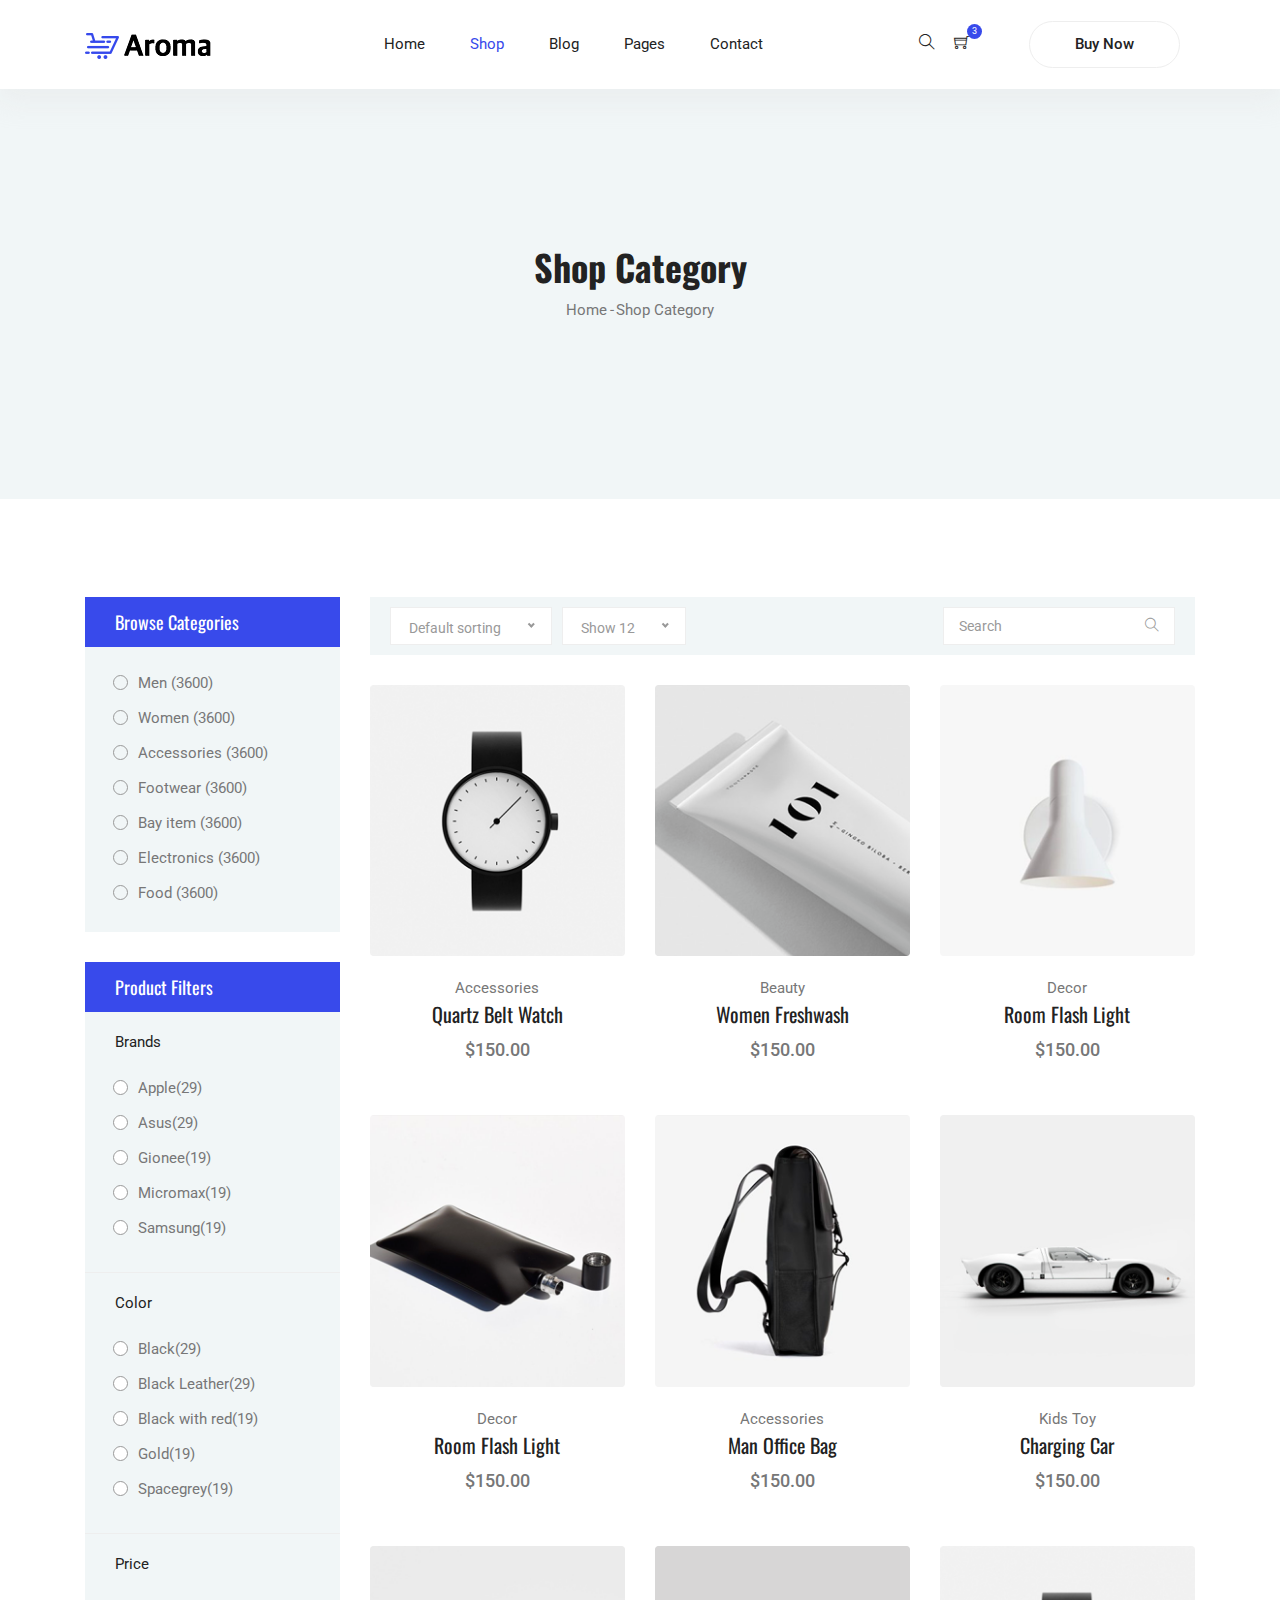
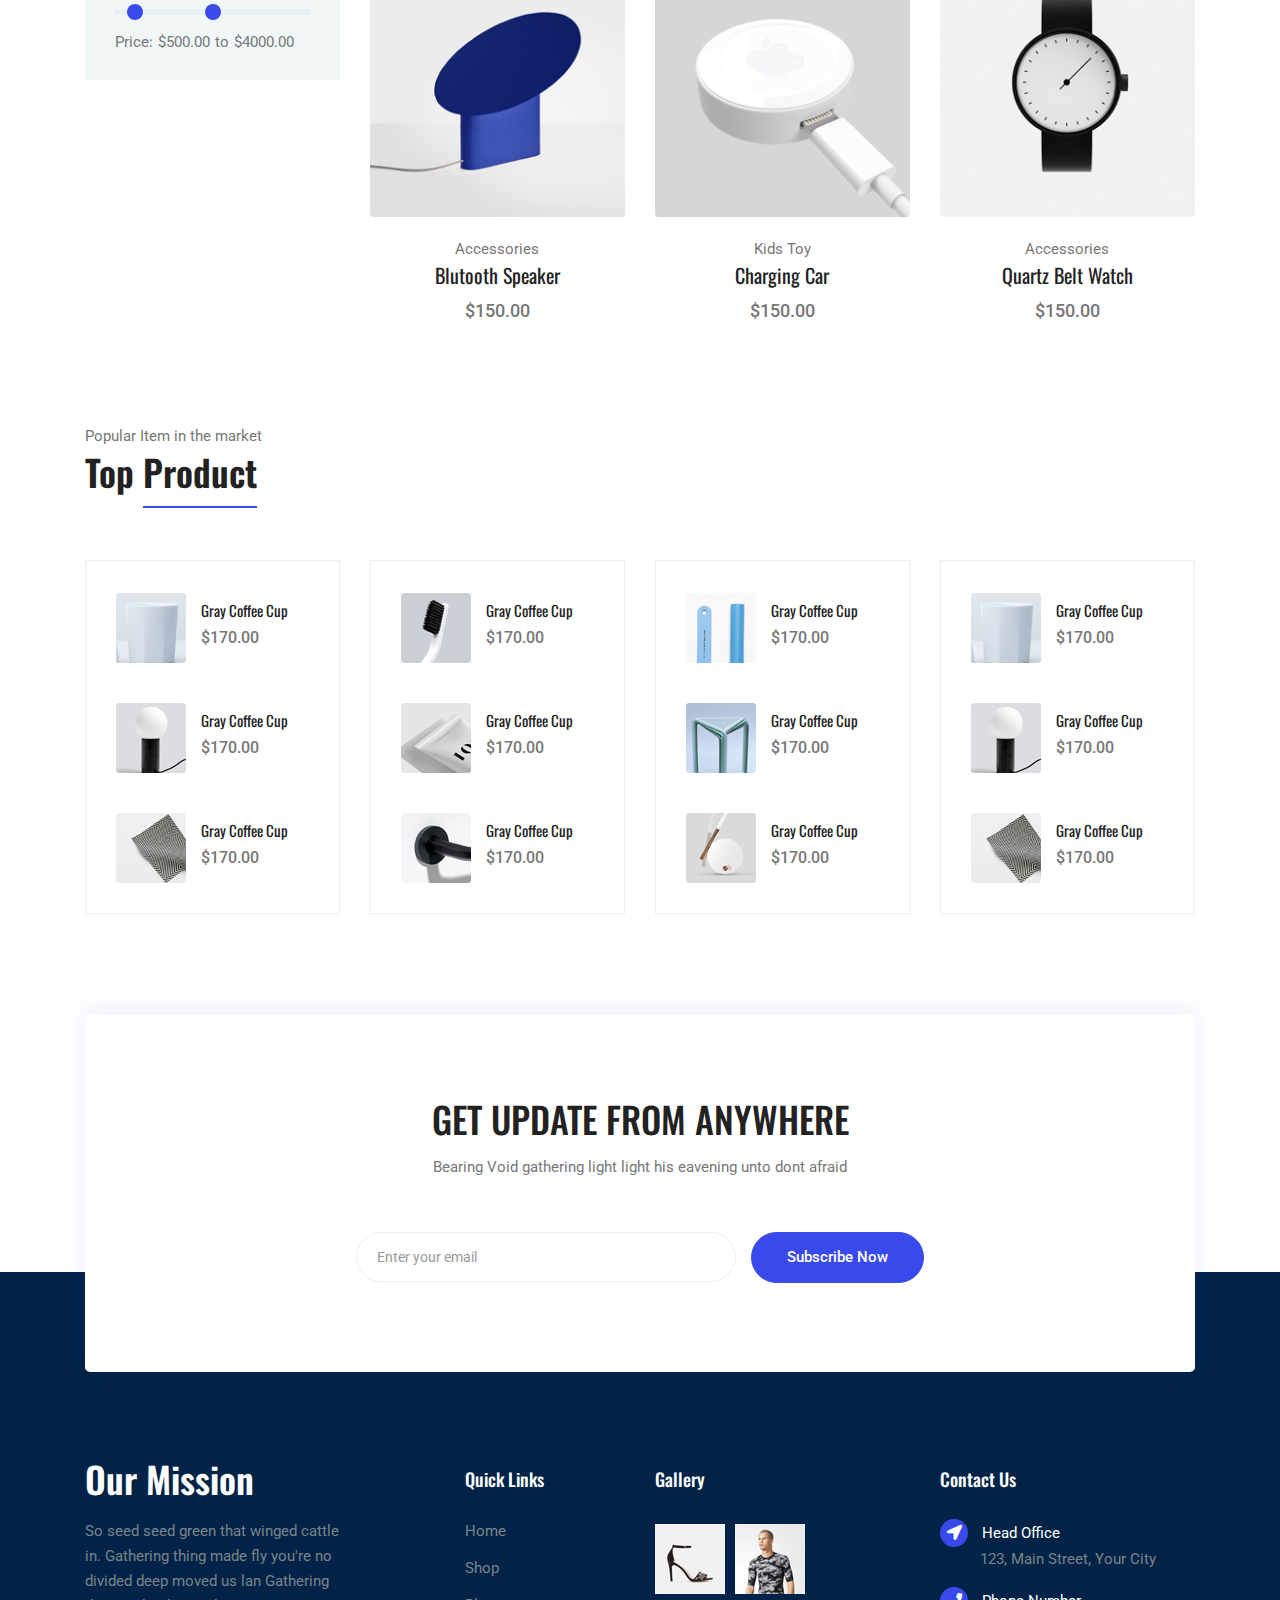
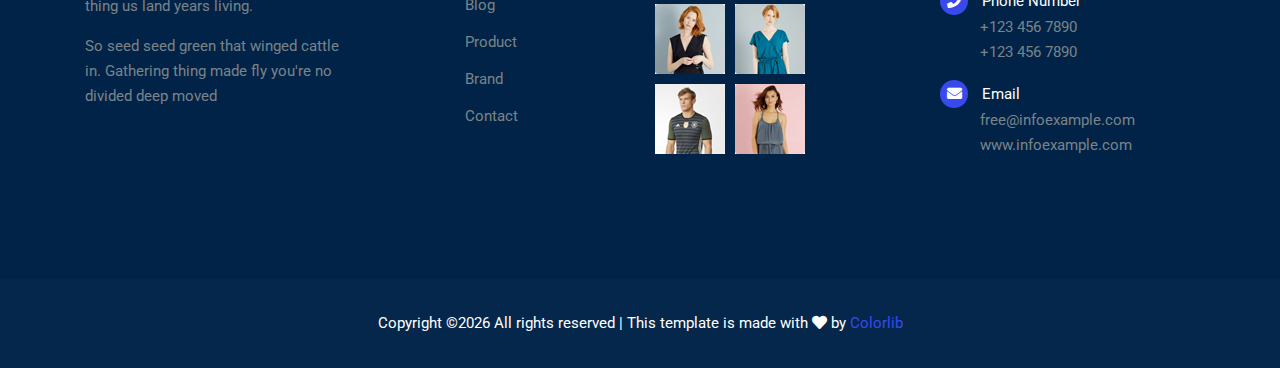
<file: category.html>
<!DOCTYPE html>
<html lang="en">
<head>
  <meta charset="UTF-8">
  <meta name="viewport" content="width=device-width, initial-scale=1.0">
  <meta http-equiv="X-UA-Compatible" content="ie=edge">
  <title>Aroma Shop - Category</title>
	<link rel="icon" href="img/Fevicon.png" type="image/png">
  <link rel="stylesheet" href="vendors/bootstrap/bootstrap.min.css">
  <link rel="stylesheet" href="vendors/fontawesome/css/all.min.css">
	<link rel="stylesheet" href="vendors/themify-icons/themify-icons.css">
	<link rel="stylesheet" href="vendors/linericon/style.css">
  <link rel="stylesheet" href="vendors/owl-carousel/owl.theme.default.min.css">
  <link rel="stylesheet" href="vendors/owl-carousel/owl.carousel.min.css">
  <link rel="stylesheet" href="vendors/nice-select/nice-select.css">
  <link rel="stylesheet" href="vendors/nouislider/nouislider.min.css">

  <link rel="stylesheet" href="css/style.css">
</head>
<body>
  <!--================ Start Header Menu Area =================-->
	<header class="header_area">
    <div class="main_menu">
      <nav class="navbar navbar-expand-lg navbar-light">
        <div class="container">
          <a class="navbar-brand logo_h" href="index.html"><img src="img/logo.png" alt=""></a>
          <button class="navbar-toggler" type="button" data-toggle="collapse" data-target="#navbarSupportedContent"
            aria-controls="navbarSupportedContent" aria-expanded="false" aria-label="Toggle navigation">
            <span class="icon-bar"></span>
            <span class="icon-bar"></span>
            <span class="icon-bar"></span>
          </button>
          <div class="collapse navbar-collapse offset" id="navbarSupportedContent">
            <ul class="nav navbar-nav menu_nav ml-auto mr-auto">
              <li class="nav-item"><a class="nav-link" href="index.html">Home</a></li>
              <li class="nav-item active submenu dropdown">
                <a href="#" class="nav-link dropdown-toggle" data-toggle="dropdown" role="button" aria-haspopup="true"
                  aria-expanded="false">Shop</a>
                <ul class="dropdown-menu">
                  <li class="nav-item"><a class="nav-link" href="category.html">Shop Category</a></li>
                  <li class="nav-item"><a class="nav-link" href="single-product.html">Product Details</a></li>
                  <li class="nav-item"><a class="nav-link" href="checkout.html">Product Checkout</a></li>
                  <li class="nav-item"><a class="nav-link" href="confirmation.html">Confirmation</a></li>
                  <li class="nav-item"><a class="nav-link" href="cart.html">Shopping Cart</a></li>
                </ul>
							</li>
              <li class="nav-item submenu dropdown">
                <a href="#" class="nav-link dropdown-toggle" data-toggle="dropdown" role="button" aria-haspopup="true"
                  aria-expanded="false">Blog</a>
                <ul class="dropdown-menu">
                  <li class="nav-item"><a class="nav-link" href="blog.html">Blog</a></li>
                  <li class="nav-item"><a class="nav-link" href="single-blog.html">Blog Details</a></li>
                </ul>
							</li>
							<li class="nav-item submenu dropdown">
                <a href="#" class="nav-link dropdown-toggle" data-toggle="dropdown" role="button" aria-haspopup="true"
                  aria-expanded="false">Pages</a>
                <ul class="dropdown-menu">
                  <li class="nav-item"><a class="nav-link" href="login.html">Login</a></li>
                  <li class="nav-item"><a class="nav-link" href="register.html">Register</a></li>
                  <li class="nav-item"><a class="nav-link" href="tracking-order.html">Tracking</a></li>
                </ul>
              </li>
              <li class="nav-item"><a class="nav-link" href="contact.html">Contact</a></li>
            </ul>

            <ul class="nav-shop">
              <li class="nav-item"><button><i class="ti-search"></i></button></li>
              <li class="nav-item"><button><i class="ti-shopping-cart"></i><span class="nav-shop__circle">3</span></button> </li>
              <li class="nav-item"><a class="button button-header" href="#">Buy Now</a></li>
            </ul>
          </div>
        </div>
      </nav>
    </div>
  </header>
	<!--================ End Header Menu Area =================-->

	<!-- ================ start banner area ================= -->	
	<section class="blog-banner-area" id="category">
		<div class="container h-100">
			<div class="blog-banner">
				<div class="text-center">
					<h1>Shop Category</h1>
					<nav aria-label="breadcrumb" class="banner-breadcrumb">
            <ol class="breadcrumb">
              <li class="breadcrumb-item"><a href="#">Home</a></li>
              <li class="breadcrumb-item active" aria-current="page">Shop Category</li>
            </ol>
          </nav>
				</div>
			</div>
    </div>
	</section>
	<!-- ================ end banner area ================= -->


	<!-- ================ category section start ================= -->		  
  <section class="section-margin--small mb-5">
    <div class="container">
      <div class="row">
        <div class="col-xl-3 col-lg-4 col-md-5">
          <div class="sidebar-categories">
            <div class="head">Browse Categories</div>
            <ul class="main-categories">
              <li class="common-filter">
                <form action="#">
                  <ul>
                    <li class="filter-list"><input class="pixel-radio" type="radio" id="men" name="brand"><label for="men">Men<span> (3600)</span></label></li>
                    <li class="filter-list"><input class="pixel-radio" type="radio" id="women" name="brand"><label for="women">Women<span> (3600)</span></label></li>
                    <li class="filter-list"><input class="pixel-radio" type="radio" id="accessories" name="brand"><label for="accessories">Accessories<span> (3600)</span></label></li>
                    <li class="filter-list"><input class="pixel-radio" type="radio" id="footwear" name="brand"><label for="footwear">Footwear<span> (3600)</span></label></li>
                    <li class="filter-list"><input class="pixel-radio" type="radio" id="bayItem" name="brand"><label for="bayItem">Bay item<span> (3600)</span></label></li>
                    <li class="filter-list"><input class="pixel-radio" type="radio" id="electronics" name="brand"><label for="electronics">Electronics<span> (3600)</span></label></li>
                    <li class="filter-list"><input class="pixel-radio" type="radio" id="food" name="brand"><label for="food">Food<span> (3600)</span></label></li>
                  </ul>
                </form>
              </li>
            </ul>
          </div>
          <div class="sidebar-filter">
            <div class="top-filter-head">Product Filters</div>
            <div class="common-filter">
              <div class="head">Brands</div>
              <form action="#">
                <ul>
                  <li class="filter-list"><input class="pixel-radio" type="radio" id="apple" name="brand"><label for="apple">Apple<span>(29)</span></label></li>
                  <li class="filter-list"><input class="pixel-radio" type="radio" id="asus" name="brand"><label for="asus">Asus<span>(29)</span></label></li>
                  <li class="filter-list"><input class="pixel-radio" type="radio" id="gionee" name="brand"><label for="gionee">Gionee<span>(19)</span></label></li>
                  <li class="filter-list"><input class="pixel-radio" type="radio" id="micromax" name="brand"><label for="micromax">Micromax<span>(19)</span></label></li>
                  <li class="filter-list"><input class="pixel-radio" type="radio" id="samsung" name="brand"><label for="samsung">Samsung<span>(19)</span></label></li>
                </ul>
              </form>
            </div>
            <div class="common-filter">
              <div class="head">Color</div>
              <form action="#">
                <ul>
                  <li class="filter-list"><input class="pixel-radio" type="radio" id="black" name="color"><label for="black">Black<span>(29)</span></label></li>
                  <li class="filter-list"><input class="pixel-radio" type="radio" id="balckleather" name="color"><label for="balckleather">Black
                      Leather<span>(29)</span></label></li>
                  <li class="filter-list"><input class="pixel-radio" type="radio" id="blackred" name="color"><label for="blackred">Black
                      with red<span>(19)</span></label></li>
                  <li class="filter-list"><input class="pixel-radio" type="radio" id="gold" name="color"><label for="gold">Gold<span>(19)</span></label></li>
                  <li class="filter-list"><input class="pixel-radio" type="radio" id="spacegrey" name="color"><label for="spacegrey">Spacegrey<span>(19)</span></label></li>
                </ul>
              </form>
            </div>
            <div class="common-filter">
              <div class="head">Price</div>
              <div class="price-range-area">
                <div id="price-range"></div>
                <div class="value-wrapper d-flex">
                  <div class="price">Price:</div>
                  <span>$</span>
                  <div id="lower-value"></div>
                  <div class="to">to</div>
                  <span>$</span>
                  <div id="upper-value"></div>
                </div>
              </div>
            </div>
          </div>
        </div>
        <div class="col-xl-9 col-lg-8 col-md-7">
          <!-- Start Filter Bar -->
          <div class="filter-bar d-flex flex-wrap align-items-center">
            <div class="sorting">
              <select>
                <option value="1">Default sorting</option>
                <option value="1">Default sorting</option>
                <option value="1">Default sorting</option>
              </select>
            </div>
            <div class="sorting mr-auto">
              <select>
                <option value="1">Show 12</option>
                <option value="1">Show 12</option>
                <option value="1">Show 12</option>
              </select>
            </div>
            <div>
              <div class="input-group filter-bar-search">
                <input type="text" placeholder="Search">
                <div class="input-group-append">
                  <button type="button"><i class="ti-search"></i></button>
                </div>
              </div>
            </div>
          </div>
          <!-- End Filter Bar -->
          <!-- Start Best Seller -->
          <section class="lattest-product-area pb-40 category-list">
            <div class="row">
              <div class="col-md-6 col-lg-4">
                <div class="card text-center card-product">
                  <div class="card-product__img">
                    <img class="card-img" src="img/product/product1.png" alt="">
                    <ul class="card-product__imgOverlay">
                      <li><button><i class="ti-search"></i></button></li>
                      <li><button><i class="ti-shopping-cart"></i></button></li>
                      <li><button><i class="ti-heart"></i></button></li>
                    </ul>
                  </div>
                  <div class="card-body">
                    <p>Accessories</p>
                    <h4 class="card-product__title"><a href="#">Quartz Belt Watch</a></h4>
                    <p class="card-product__price">$150.00</p>
                  </div>
                </div>
              </div>
              <div class="col-md-6 col-lg-4">
                <div class="card text-center card-product">
                  <div class="card-product__img">
                    <img class="card-img" src="img/product/product2.png" alt="">
                    <ul class="card-product__imgOverlay">
                      <li><button><i class="ti-search"></i></button></li>
                      <li><button><i class="ti-shopping-cart"></i></button></li>
                      <li><button><i class="ti-heart"></i></button></li>
                    </ul>
                  </div>
                  <div class="card-body">
                    <p>Beauty</p>
                    <h4 class="card-product__title"><a href="#">Women Freshwash</a></h4>
                    <p class="card-product__price">$150.00</p>
                  </div>
                </div>
              </div>
              <div class="col-md-6 col-lg-4">
                <div class="card text-center card-product">
                  <div class="card-product__img">
                    <img class="card-img" src="img/product/product3.png" alt="">
                    <ul class="card-product__imgOverlay">
                      <li><button><i class="ti-search"></i></button></li>
                      <li><button><i class="ti-shopping-cart"></i></button></li>
                      <li><button><i class="ti-heart"></i></button></li>
                    </ul>
                  </div>
                  <div class="card-body">
                    <p>Decor</p>
                    <h4 class="card-product__title"><a href="#">Room Flash Light</a></h4>
                    <p class="card-product__price">$150.00</p>
                  </div>
                </div>
              </div>
              <div class="col-md-6 col-lg-4">
                <div class="card text-center card-product">
                  <div class="card-product__img">
                    <img class="card-img" src="img/product/product4.png" alt="">
                    <ul class="card-product__imgOverlay">
                      <li><button><i class="ti-search"></i></button></li>
                      <li><button><i class="ti-shopping-cart"></i></button></li>
                      <li><button><i class="ti-heart"></i></button></li>
                    </ul>
                  </div>
                  <div class="card-body">
                    <p>Decor</p>
                    <h4 class="card-product__title"><a href="#">Room Flash Light</a></h4>
                    <p class="card-product__price">$150.00</p>
                  </div>
                </div>
              </div>
              <div class="col-md-6 col-lg-4">
                <div class="card text-center card-product">
                  <div class="card-product__img">
                    <img class="card-img" src="img/product/product5.png" alt="">
                    <ul class="card-product__imgOverlay">
                      <li><button><i class="ti-search"></i></button></li>
                      <li><button><i class="ti-shopping-cart"></i></button></li>
                      <li><button><i class="ti-heart"></i></button></li>
                    </ul>
                  </div>
                  <div class="card-body">
                    <p>Accessories</p>
                    <h4 class="card-product__title"><a href="#">Man Office Bag</a></h4>
                    <p class="card-product__price">$150.00</p>
                  </div>
                </div>
              </div>
              <div class="col-md-6 col-lg-4">
                <div class="card text-center card-product">
                  <div class="card-product__img">
                    <img class="card-img" src="img/product/product6.png" alt="">
                    <ul class="card-product__imgOverlay">
                      <li><button><i class="ti-search"></i></button></li>
                      <li><button><i class="ti-shopping-cart"></i></button></li>
                      <li><button><i class="ti-heart"></i></button></li>
                    </ul>
                  </div>
                  <div class="card-body">
                    <p>Kids Toy</p>
                    <h4 class="card-product__title"><a href="#">Charging Car</a></h4>
                    <p class="card-product__price">$150.00</p>
                  </div>
                </div>
              </div>
              <div class="col-md-6 col-lg-4">
                <div class="card text-center card-product">
                  <div class="card-product__img">
                    <img class="card-img" src="img/product/product7.png" alt="">
                    <ul class="card-product__imgOverlay">
                      <li><button><i class="ti-search"></i></button></li>
                      <li><button><i class="ti-shopping-cart"></i></button></li>
                      <li><button><i class="ti-heart"></i></button></li>
                    </ul>
                  </div>
                  <div class="card-body">
                    <p>Accessories</p>
                    <h4 class="card-product__title"><a href="#">Blutooth Speaker</a></h4>
                    <p class="card-product__price">$150.00</p>
                  </div> 
                </div>
              </div>
              <div class="col-md-6 col-lg-4">
                <div class="card text-center card-product">
                  <div class="card-product__img">
                    <img class="card-img" src="img/product/product8.png" alt="">
                    <ul class="card-product__imgOverlay">
                      <li><button><i class="ti-search"></i></button></li>
                      <li><button><i class="ti-shopping-cart"></i></button></li>
                      <li><button><i class="ti-heart"></i></button></li>
                    </ul>
                  </div>
                  <div class="card-body">
                    <p>Kids Toy</p>
                    <h4 class="card-product__title"><a href="#">Charging Car</a></h4>
                    <p class="card-product__price">$150.00</p>
                  </div>
                </div>
              </div>
              <div class="col-md-6 col-lg-4">
                <div class="card text-center card-product">
                  <div class="card-product__img">
                    <img class="card-img" src="img/product/product1.png" alt="">
                    <ul class="card-product__imgOverlay">
                      <li><button><i class="ti-search"></i></button></li>
                      <li><button><i class="ti-shopping-cart"></i></button></li>
                      <li><button><i class="ti-heart"></i></button></li>
                    </ul>
                  </div>
                  <div class="card-body">
                    <p>Accessories</p>
                    <h4 class="card-product__title"><a href="#">Quartz Belt Watch</a></h4>
                    <p class="card-product__price">$150.00</p>
                  </div>
                </div>
              </div>
            </div>
          </section>
          <!-- End Best Seller -->
        </div>
      </div>
    </div>
  </section>
	<!-- ================ category section end ================= -->		  

	<!-- ================ top product area start ================= -->	
	<section class="related-product-area">
		<div class="container">
			<div class="section-intro pb-60px">
        <p>Popular Item in the market</p>
        <h2>Top <span class="section-intro__style">Product</span></h2>
      </div>
			<div class="row mt-30">
        <div class="col-sm-6 col-xl-3 mb-4 mb-xl-0">
          <div class="single-search-product-wrapper">
            <div class="single-search-product d-flex">
              <a href="#"><img src="img/product/product-sm-1.png" alt=""></a>
              <div class="desc">
                  <a href="#" class="title">Gray Coffee Cup</a>
                  <div class="price">$170.00</div>
              </div>
            </div>
            <div class="single-search-product d-flex">
              <a href="#"><img src="img/product/product-sm-2.png" alt=""></a>
              <div class="desc">
                <a href="#" class="title">Gray Coffee Cup</a>
                <div class="price">$170.00</div>
              </div>
            </div>
            <div class="single-search-product d-flex">
              <a href="#"><img src="img/product/product-sm-3.png" alt=""></a>
              <div class="desc">
                <a href="#" class="title">Gray Coffee Cup</a>
                <div class="price">$170.00</div>
              </div>
            </div>
          </div>
        </div>

        <div class="col-sm-6 col-xl-3 mb-4 mb-xl-0">
          <div class="single-search-product-wrapper">
            <div class="single-search-product d-flex">
              <a href="#"><img src="img/product/product-sm-4.png" alt=""></a>
              <div class="desc">
                  <a href="#" class="title">Gray Coffee Cup</a>
                  <div class="price">$170.00</div>
              </div>
            </div>
            <div class="single-search-product d-flex">
              <a href="#"><img src="img/product/product-sm-5.png" alt=""></a>
              <div class="desc">
                <a href="#" class="title">Gray Coffee Cup</a>
                <div class="price">$170.00</div>
              </div>
            </div>
            <div class="single-search-product d-flex">
              <a href="#"><img src="img/product/product-sm-6.png" alt=""></a>
              <div class="desc">
                <a href="#" class="title">Gray Coffee Cup</a>
                <div class="price">$170.00</div>
              </div>
            </div>
          </div>
        </div>

        <div class="col-sm-6 col-xl-3 mb-4 mb-xl-0">
          <div class="single-search-product-wrapper">
            <div class="single-search-product d-flex">
              <a href="#"><img src="img/product/product-sm-7.png" alt=""></a>
              <div class="desc">
                  <a href="#" class="title">Gray Coffee Cup</a>
                  <div class="price">$170.00</div>
              </div>
            </div>
            <div class="single-search-product d-flex">
              <a href="#"><img src="img/product/product-sm-8.png" alt=""></a>
              <div class="desc">
                <a href="#" class="title">Gray Coffee Cup</a>
                <div class="price">$170.00</div>
              </div>
            </div>
            <div class="single-search-product d-flex">
              <a href="#"><img src="img/product/product-sm-9.png" alt=""></a>
              <div class="desc">
                <a href="#" class="title">Gray Coffee Cup</a>
                <div class="price">$170.00</div>
              </div>
            </div>
          </div>
        </div>

        <div class="col-sm-6 col-xl-3 mb-4 mb-xl-0">
          <div class="single-search-product-wrapper">
            <div class="single-search-product d-flex">
              <a href="#"><img src="img/product/product-sm-1.png" alt=""></a>
              <div class="desc">
                  <a href="#" class="title">Gray Coffee Cup</a>
                  <div class="price">$170.00</div>
              </div>
            </div>
            <div class="single-search-product d-flex">
              <a href="#"><img src="img/product/product-sm-2.png" alt=""></a>
              <div class="desc">
                <a href="#" class="title">Gray Coffee Cup</a>
                <div class="price">$170.00</div>
              </div>
            </div>
            <div class="single-search-product d-flex">
              <a href="#"><img src="img/product/product-sm-3.png" alt=""></a>
              <div class="desc">
                <a href="#" class="title">Gray Coffee Cup</a>
                <div class="price">$170.00</div>
              </div>
            </div>
          </div>
        </div>
      </div>
		</div>
	</section>
	<!-- ================ top product area end ================= -->		

	<!-- ================ Subscribe section start ================= -->		  
  <section class="subscribe-position">
    <div class="container">
      <div class="subscribe text-center">
        <h3 class="subscribe__title">Get Update From Anywhere</h3>
        <p>Bearing Void gathering light light his eavening unto dont afraid</p>
        <div id="mc_embed_signup">
          <form target="_blank" action="https://spondonit.us12.list-manage.com/subscribe/post?u=1462626880ade1ac87bd9c93a&amp;id=92a4423d01" method="get" class="subscribe-form form-inline mt-5 pt-1">
            <div class="form-group ml-sm-auto">
              <input class="form-control mb-1" type="email" name="EMAIL" placeholder="Enter your email" onfocus="this.placeholder = ''" onblur="this.placeholder = 'Your Email Address '" >
              <div class="info"></div>
            </div>
            <button class="button button-subscribe mr-auto mb-1" type="submit">Subscribe Now</button>
            <div style="position: absolute; left: -5000px;">
              <input name="b_36c4fd991d266f23781ded980_aefe40901a" tabindex="-1" value="" type="text">
            </div>

          </form>
        </div>
        
      </div>
    </div>
  </section>
	<!-- ================ Subscribe section end ================= -->		  


  <!--================ Start footer Area  =================-->	
	<footer>
		<div class="footer-area">
			<div class="container">
				<div class="row section_gap">
					<div class="col-lg-3 col-md-6 col-sm-6">
						<div class="single-footer-widget tp_widgets">
							<h4 class="footer_title large_title">Our Mission</h4>
							<p>
								So seed seed green that winged cattle in. Gathering thing made fly you're no 
								divided deep moved us lan Gathering thing us land years living.
							</p>
							<p>
								So seed seed green that winged cattle in. Gathering thing made fly you're no divided deep moved 
							</p>
						</div>
					</div>
					<div class="offset-lg-1 col-lg-2 col-md-6 col-sm-6">
						<div class="single-footer-widget tp_widgets">
							<h4 class="footer_title">Quick Links</h4>
							<ul class="list">
								<li><a href="#">Home</a></li>
								<li><a href="#">Shop</a></li>
								<li><a href="#">Blog</a></li>
								<li><a href="#">Product</a></li>
								<li><a href="#">Brand</a></li>
								<li><a href="#">Contact</a></li>
							</ul>
						</div>
					</div>
					<div class="col-lg-2 col-md-6 col-sm-6">
						<div class="single-footer-widget instafeed">
							<h4 class="footer_title">Gallery</h4>
							<ul class="list instafeed d-flex flex-wrap">
								<li><img src="img/gallery/r1.jpg" alt=""></li>
								<li><img src="img/gallery/r2.jpg" alt=""></li>
								<li><img src="img/gallery/r3.jpg" alt=""></li>
								<li><img src="img/gallery/r5.jpg" alt=""></li>
								<li><img src="img/gallery/r7.jpg" alt=""></li>
								<li><img src="img/gallery/r8.jpg" alt=""></li>
							</ul>
						</div>
					</div>
					<div class="offset-lg-1 col-lg-3 col-md-6 col-sm-6">
						<div class="single-footer-widget tp_widgets">
							<h4 class="footer_title">Contact Us</h4>
							<div class="ml-40">
								<p class="sm-head">
									<span class="fa fa-location-arrow"></span>
									Head Office
								</p>
								<p>123, Main Street, Your City</p>
	
								<p class="sm-head">
									<span class="fa fa-phone"></span>
									Phone Number
								</p>
								<p>
									+123 456 7890 <br>
									+123 456 7890
								</p>
	
								<p class="sm-head">
									<span class="fa fa-envelope"></span>
									Email
								</p>
								<p>
									free@infoexample.com <br>
									www.infoexample.com
								</p>
							</div>
						</div>
					</div>
				</div>
			</div>
		</div>

		<div class="footer-bottom">
			<div class="container">
				<div class="row d-flex">
					<p class="col-lg-12 footer-text text-center">
						<!-- Link back to Colorlib can't be removed. Template is licensed under CC BY 3.0. -->
Copyright &copy;<script>document.write(new Date().getFullYear());</script> All rights reserved | This template is made with <i class="fa fa-heart" aria-hidden="true"></i> by <a href="https://colorlib.com" target="_blank">Colorlib</a>
<!-- Link back to Colorlib can't be removed. Template is licensed under CC BY 3.0. --></p>
				</div>
			</div>
		</div>
	</footer>
	<!--================ End footer Area  =================-->



  <script src="vendors/jquery/jquery-3.2.1.min.js"></script>
  <script src="vendors/bootstrap/bootstrap.bundle.min.js"></script>
  <script src="vendors/skrollr.min.js"></script>
  <script src="vendors/owl-carousel/owl.carousel.min.js"></script>
  <script src="vendors/nice-select/jquery.nice-select.min.js"></script>
  <script src="vendors/nouislider/nouislider.min.js"></script>
  <script src="vendors/jquery.ajaxchimp.min.js"></script>
  <script src="vendors/mail-script.js"></script>
  <script src="js/main.js"></script>
</body>
</html>
</file>
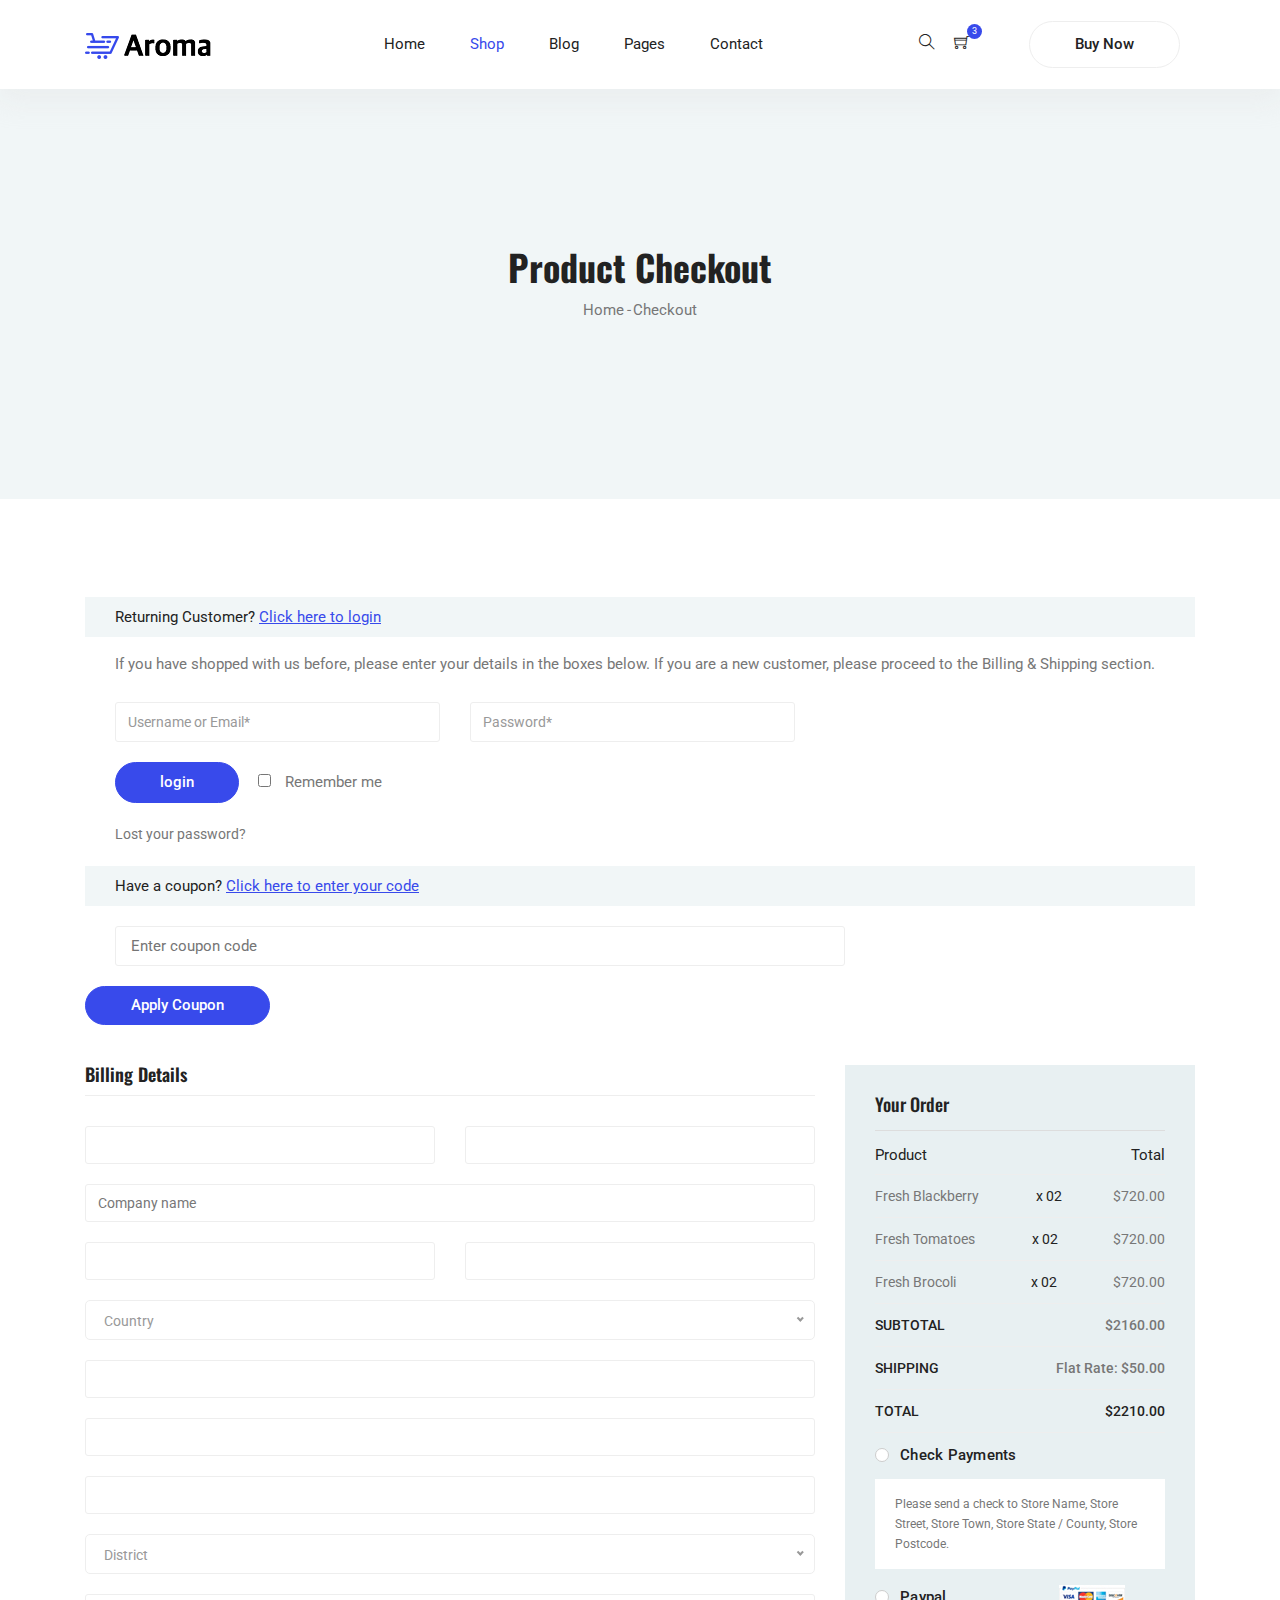
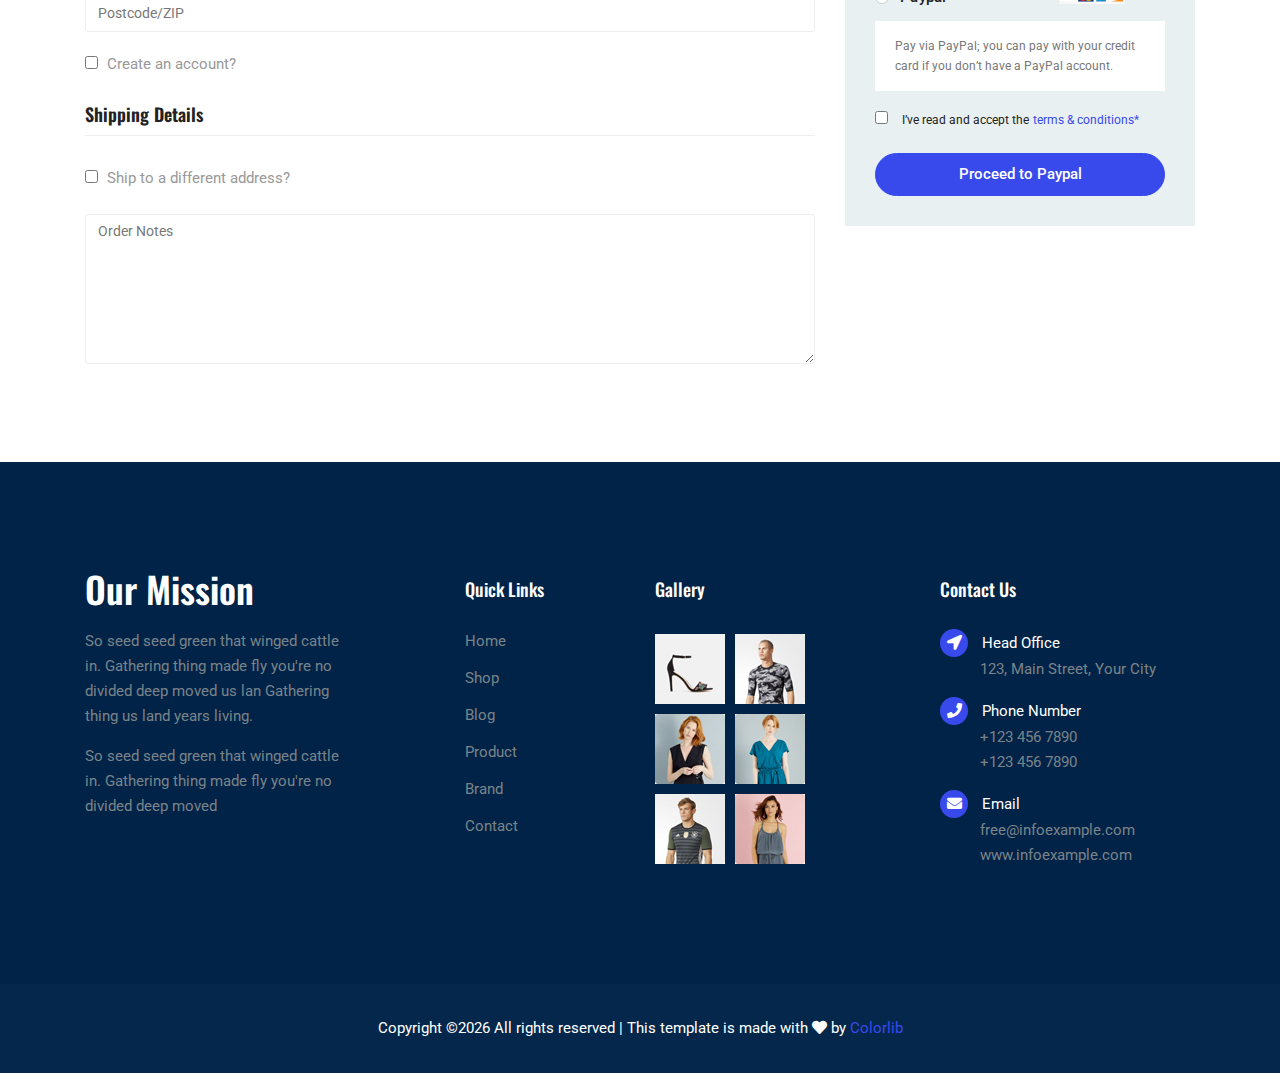
<file: checkout.html>
<!DOCTYPE html>
<html lang="en">
<head>
  <meta charset="UTF-8">
  <meta name="viewport" content="width=device-width, initial-scale=1.0">
  <meta http-equiv="X-UA-Compatible" content="ie=edge">
  <title>Aroma Shop - Checkout</title>
	<link rel="icon" href="img/Fevicon.png" type="image/png">

  <link rel="stylesheet" href="vendors/bootstrap/bootstrap.min.css">
  <link rel="stylesheet" href="vendors/fontawesome/css/all.min.css">
    <link rel="stylesheet" href="vendors/themify-icons/themify-icons.css">
    <link rel="stylesheet" href="vendors/linericon/style.css">
  <link rel="stylesheet" href="vendors/owl-carousel/owl.theme.default.min.css">
  <link rel="stylesheet" href="vendors/owl-carousel/owl.carousel.min.css">
  <link rel="stylesheet" href="vendors/nice-select/nice-select.css">
  <link rel="stylesheet" href="vendors/nouislider/nouislider.min.css">

  <link rel="stylesheet" href="css/style.css">
</head>
<body>
  <!--================ Start Header Menu Area =================-->
	<header class="header_area">
    <div class="main_menu">
      <nav class="navbar navbar-expand-lg navbar-light">
        <div class="container">
          <a class="navbar-brand logo_h" href="index.html"><img src="img/logo.png" alt=""></a>
          <button class="navbar-toggler" type="button" data-toggle="collapse" data-target="#navbarSupportedContent"
            aria-controls="navbarSupportedContent" aria-expanded="false" aria-label="Toggle navigation">
            <span class="icon-bar"></span>
            <span class="icon-bar"></span>
            <span class="icon-bar"></span>
          </button>
          <div class="collapse navbar-collapse offset" id="navbarSupportedContent">
            <ul class="nav navbar-nav menu_nav ml-auto mr-auto">
              <li class="nav-item"><a class="nav-link" href="index.html">Home</a></li>
              <li class="nav-item active submenu dropdown">
                <a href="#" class="nav-link dropdown-toggle" data-toggle="dropdown" role="button" aria-haspopup="true"
                  aria-expanded="false">Shop</a>
                <ul class="dropdown-menu">
                  <li class="nav-item"><a class="nav-link" href="category.html">Shop Category</a></li>
                  <li class="nav-item"><a class="nav-link" href="single-product.html">Product Details</a></li>
                  <li class="nav-item"><a class="nav-link" href="checkout.html">Product Checkout</a></li>
                  <li class="nav-item"><a class="nav-link" href="confirmation.html">Confirmation</a></li>
                  <li class="nav-item"><a class="nav-link" href="cart.html">Shopping Cart</a></li>
                </ul>
							</li>
              <li class="nav-item submenu dropdown">
                <a href="#" class="nav-link dropdown-toggle" data-toggle="dropdown" role="button" aria-haspopup="true"
                  aria-expanded="false">Blog</a>
                <ul class="dropdown-menu">
                  <li class="nav-item"><a class="nav-link" href="blog.html">Blog</a></li>
                  <li class="nav-item"><a class="nav-link" href="single-blog.html">Blog Details</a></li>
                </ul>
							</li>
							<li class="nav-item submenu dropdown">
                <a href="#" class="nav-link dropdown-toggle" data-toggle="dropdown" role="button" aria-haspopup="true"
                  aria-expanded="false">Pages</a>
                <ul class="dropdown-menu">
                  <li class="nav-item"><a class="nav-link" href="login.html">Login</a></li>
                  <li class="nav-item"><a class="nav-link" href="register.html">Register</a></li>
                  <li class="nav-item"><a class="nav-link" href="tracking-order.html">Tracking</a></li>
                </ul>
              </li>
              <li class="nav-item"><a class="nav-link" href="contact.html">Contact</a></li>
            </ul>

            <ul class="nav-shop">
              <li class="nav-item"><button><i class="ti-search"></i></button></li>
              <li class="nav-item"><button><i class="ti-shopping-cart"></i><span class="nav-shop__circle">3</span></button> </li>
              <li class="nav-item"><a class="button button-header" href="#">Buy Now</a></li>
            </ul>
          </div>
        </div>
      </nav>
    </div>
  </header>
	<!--================ End Header Menu Area =================-->

	<!-- ================ start banner area ================= -->	
	<section class="blog-banner-area" id="category">
		<div class="container h-100">
			<div class="blog-banner">
				<div class="text-center">
					<h1>Product Checkout</h1>
					<nav aria-label="breadcrumb" class="banner-breadcrumb">
            <ol class="breadcrumb">
              <li class="breadcrumb-item"><a href="#">Home</a></li>
              <li class="breadcrumb-item active" aria-current="page">Checkout</li>
            </ol>
          </nav>
				</div>
			</div>
    </div>
	</section>
	<!-- ================ end banner area ================= -->
  
  
  <!--================Checkout Area =================-->
  <section class="checkout_area section-margin--small">
    <div class="container">
        <div class="returning_customer">
            <div class="check_title">
                <h2>Returning Customer? <a href="#">Click here to login</a></h2>
            </div>
            <p>If you have shopped with us before, please enter your details in the boxes below. If you are a new
                customer, please proceed to the Billing & Shipping section.</p>
            <form class="row contact_form" action="#" method="post" novalidate="novalidate">
                <div class="col-md-6 form-group p_star">
                    <input type="text" class="form-control" placeholder="Username or Email*" onfocus="this.placeholder=''" onblur="this.placeholder = 'Username or Email*'" id="name" name="name">
                    <!-- <span class="placeholder" data-placeholder="Username or Email"></span> -->
                </div>
                <div class="col-md-6 form-group p_star">
                    <input type="password" class="form-control" placeholder="Password*" onfocus="this.placeholder=''" onblur="this.placeholder = 'Password*'" id="password" name="password">
                    <!-- <span class="placeholder" data-placeholder="Password"></span> -->
                </div>
                <div class="col-md-12 form-group">
                    <button type="submit" value="submit" class="button button-login">login</button>
                    <div class="creat_account">
                        <input type="checkbox" id="f-option" name="selector">
                        <label for="f-option">Remember me</label>
                    </div>
                    <a class="lost_pass" href="#">Lost your password?</a>
                </div>
            </form>
        </div>
        <div class="cupon_area">
            <div class="check_title">
                <h2>Have a coupon? <a href="#">Click here to enter your code</a></h2>
            </div>
            <input type="text" placeholder="Enter coupon code">
            <a class="button button-coupon" href="#">Apply Coupon</a>
        </div>
        <div class="billing_details">
            <div class="row">
                <div class="col-lg-8">
                    <h3>Billing Details</h3>
                    <form class="row contact_form" action="#" method="post" novalidate="novalidate">
                        <div class="col-md-6 form-group p_star">
                            <input type="text" class="form-control" id="first" name="name">
                            <span class="placeholder" data-placeholder="First name"></span>
                        </div>
                        <div class="col-md-6 form-group p_star">
                            <input type="text" class="form-control" id="last" name="name">
                            <span class="placeholder" data-placeholder="Last name"></span>
                        </div>
                        <div class="col-md-12 form-group">
                            <input type="text" class="form-control" id="company" name="company" placeholder="Company name">
                        </div>
                        <div class="col-md-6 form-group p_star">
                            <input type="text" class="form-control" id="number" name="number">
                            <span class="placeholder" data-placeholder="Phone number"></span>
                        </div>
                        <div class="col-md-6 form-group p_star">
                            <input type="text" class="form-control" id="email" name="compemailany">
                            <span class="placeholder" data-placeholder="Email Address"></span>
                        </div>
                        <div class="col-md-12 form-group p_star">
                            <select class="country_select">
                                <option value="1">Country</option>
                                <option value="2">Country</option>
                                <option value="4">Country</option>
                            </select>
                        </div>
                        <div class="col-md-12 form-group p_star">
                            <input type="text" class="form-control" id="add1" name="add1">
                            <span class="placeholder" data-placeholder="Address line 01"></span>
                        </div>
                        <div class="col-md-12 form-group p_star">
                            <input type="text" class="form-control" id="add2" name="add2">
                            <span class="placeholder" data-placeholder="Address line 02"></span>
                        </div>
                        <div class="col-md-12 form-group p_star">
                            <input type="text" class="form-control" id="city" name="city">
                            <span class="placeholder" data-placeholder="Town/City"></span>
                        </div>
                        <div class="col-md-12 form-group p_star">
                            <select class="country_select">
                                <option value="1">District</option>
                                <option value="2">District</option>
                                <option value="4">District</option>
                            </select>
                        </div>
                        <div class="col-md-12 form-group">
                            <input type="text" class="form-control" id="zip" name="zip" placeholder="Postcode/ZIP">
                        </div>
                        <div class="col-md-12 form-group">
                            <div class="creat_account">
                                <input type="checkbox" id="f-option2" name="selector">
                                <label for="f-option2">Create an account?</label>
                            </div>
                        </div>
                        <div class="col-md-12 form-group mb-0">
                            <div class="creat_account">
                                <h3>Shipping Details</h3>
                                <input type="checkbox" id="f-option3" name="selector">
                                <label for="f-option3">Ship to a different address?</label>
                            </div>
                            <textarea class="form-control" name="message" id="message" rows="1" placeholder="Order Notes"></textarea>
                        </div>
                    </form>
                </div>
                <div class="col-lg-4">
                    <div class="order_box">
                        <h2>Your Order</h2>
                        <ul class="list">
                            <li><a href="#"><h4>Product <span>Total</span></h4></a></li>
                            <li><a href="#">Fresh Blackberry <span class="middle">x 02</span> <span class="last">$720.00</span></a></li>
                            <li><a href="#">Fresh Tomatoes <span class="middle">x 02</span> <span class="last">$720.00</span></a></li>
                            <li><a href="#">Fresh Brocoli <span class="middle">x 02</span> <span class="last">$720.00</span></a></li>
                        </ul>
                        <ul class="list list_2">
                            <li><a href="#">Subtotal <span>$2160.00</span></a></li>
                            <li><a href="#">Shipping <span>Flat rate: $50.00</span></a></li>
                            <li><a href="#">Total <span>$2210.00</span></a></li>
                        </ul>
                        <div class="payment_item">
                            <div class="radion_btn">
                                <input type="radio" id="f-option5" name="selector">
                                <label for="f-option5">Check payments</label>
                                <div class="check"></div>
                            </div>
                            <p>Please send a check to Store Name, Store Street, Store Town, Store State / County,
                                Store Postcode.</p>
                        </div>
                        <div class="payment_item active">
                            <div class="radion_btn">
                                <input type="radio" id="f-option6" name="selector">
                                <label for="f-option6">Paypal </label>
                                <img src="img/product/card.jpg" alt="">
                                <div class="check"></div>
                            </div>
                            <p>Pay via PayPal; you can pay with your credit card if you don’t have a PayPal
                                account.</p>
                        </div>
                        <div class="creat_account">
                            <input type="checkbox" id="f-option4" name="selector">
                            <label for="f-option4">I’ve read and accept the </label>
                            <a href="#">terms & conditions*</a>
                        </div>
                        <div class="text-center">
                          <a class="button button-paypal" href="#">Proceed to Paypal</a>
                        </div>
                    </div>
                </div>
            </div>
        </div>
    </div>
  </section>
  <!--================End Checkout Area =================-->



  <!--================ Start footer Area  =================-->	
	<footer>
		<div class="footer-area footer-only">
			<div class="container">
				<div class="row section_gap">
					<div class="col-lg-3 col-md-6 col-sm-6">
						<div class="single-footer-widget tp_widgets ">
							<h4 class="footer_title large_title">Our Mission</h4>
							<p>
								So seed seed green that winged cattle in. Gathering thing made fly you're no 
								divided deep moved us lan Gathering thing us land years living.
							</p>
							<p>
								So seed seed green that winged cattle in. Gathering thing made fly you're no divided deep moved 
							</p>
						</div>
					</div>
					<div class="offset-lg-1 col-lg-2 col-md-6 col-sm-6">
						<div class="single-footer-widget tp_widgets">
							<h4 class="footer_title">Quick Links</h4>
							<ul class="list">
								<li><a href="#">Home</a></li>
								<li><a href="#">Shop</a></li>
								<li><a href="#">Blog</a></li>
								<li><a href="#">Product</a></li>
								<li><a href="#">Brand</a></li>
								<li><a href="#">Contact</a></li>
							</ul>
						</div>
					</div>
					<div class="col-lg-2 col-md-6 col-sm-6">
						<div class="single-footer-widget instafeed">
							<h4 class="footer_title">Gallery</h4>
							<ul class="list instafeed d-flex flex-wrap">
								<li><img src="img/gallery/r1.jpg" alt=""></li>
								<li><img src="img/gallery/r2.jpg" alt=""></li>
								<li><img src="img/gallery/r3.jpg" alt=""></li>
								<li><img src="img/gallery/r5.jpg" alt=""></li>
								<li><img src="img/gallery/r7.jpg" alt=""></li>
								<li><img src="img/gallery/r8.jpg" alt=""></li>
							</ul>
						</div>
					</div>
					<div class="offset-lg-1 col-lg-3 col-md-6 col-sm-6">
						<div class="single-footer-widget tp_widgets">
							<h4 class="footer_title">Contact Us</h4>
							<div class="ml-40">
								<p class="sm-head">
									<span class="fa fa-location-arrow"></span>
									Head Office
								</p>
								<p>123, Main Street, Your City</p>
	
								<p class="sm-head">
									<span class="fa fa-phone"></span>
									Phone Number
								</p>
								<p>
									+123 456 7890 <br>
									+123 456 7890
								</p>
	
								<p class="sm-head">
									<span class="fa fa-envelope"></span>
									Email
								</p>
								<p>
									free@infoexample.com <br>
									www.infoexample.com
								</p>
							</div>
						</div>
					</div>
				</div>
			</div>
		</div>

		<div class="footer-bottom">
			<div class="container">
				<div class="row d-flex">
					<p class="col-lg-12 footer-text text-center">
						<!-- Link back to Colorlib can't be removed. Template is licensed under CC BY 3.0. -->
Copyright &copy;<script>document.write(new Date().getFullYear());</script> All rights reserved | This template is made with <i class="fa fa-heart" aria-hidden="true"></i> by <a href="https://colorlib.com" target="_blank">Colorlib</a>
<!-- Link back to Colorlib can't be removed. Template is licensed under CC BY 3.0. --></p>
				</div>
			</div>
		</div>
	</footer>
	<!--================ End footer Area  =================-->



  <script src="vendors/jquery/jquery-3.2.1.min.js"></script>
  <script src="vendors/bootstrap/bootstrap.bundle.min.js"></script>
  <script src="vendors/skrollr.min.js"></script>
  <script src="vendors/owl-carousel/owl.carousel.min.js"></script>
  <script src="vendors/nice-select/jquery.nice-select.min.js"></script>
  <script src="vendors/jquery.ajaxchimp.min.js"></script>
  <script src="vendors/mail-script.js"></script>
  <script src="js/main.js"></script>
</body>
</html>
</file>
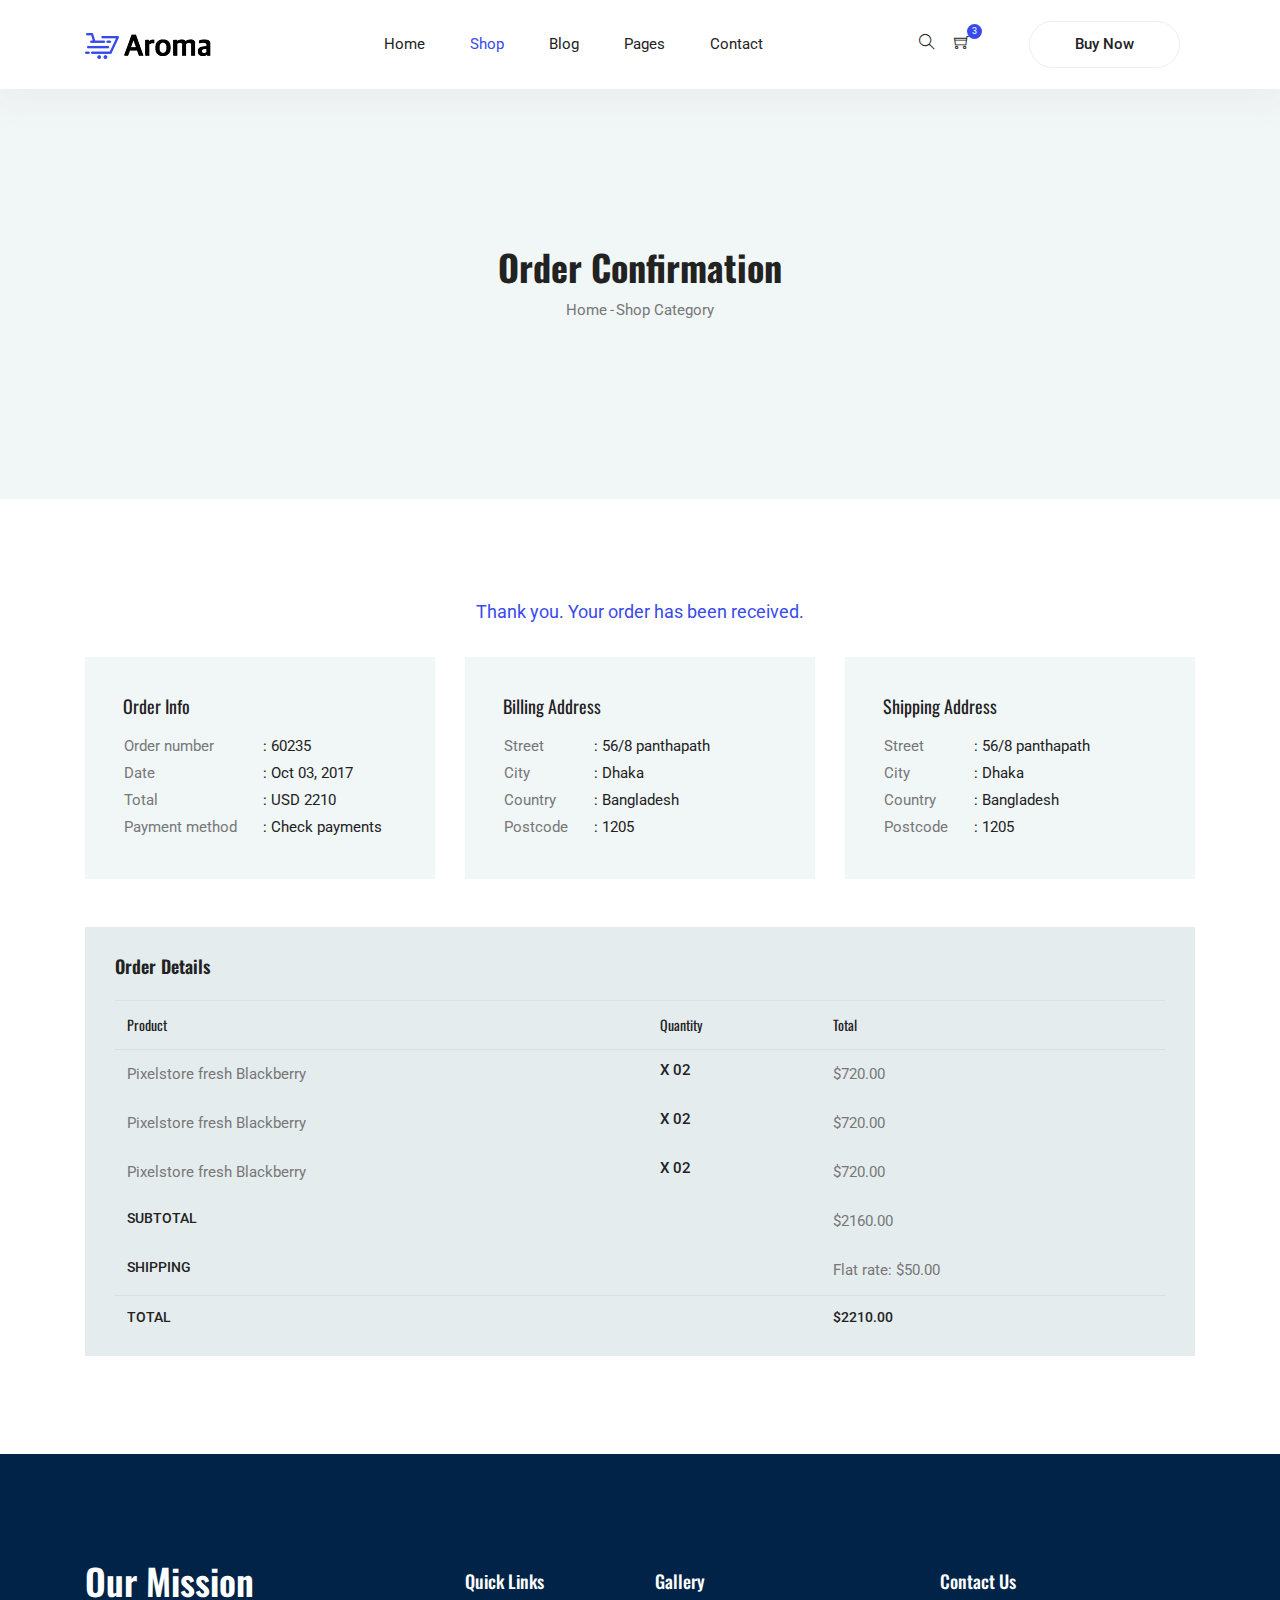
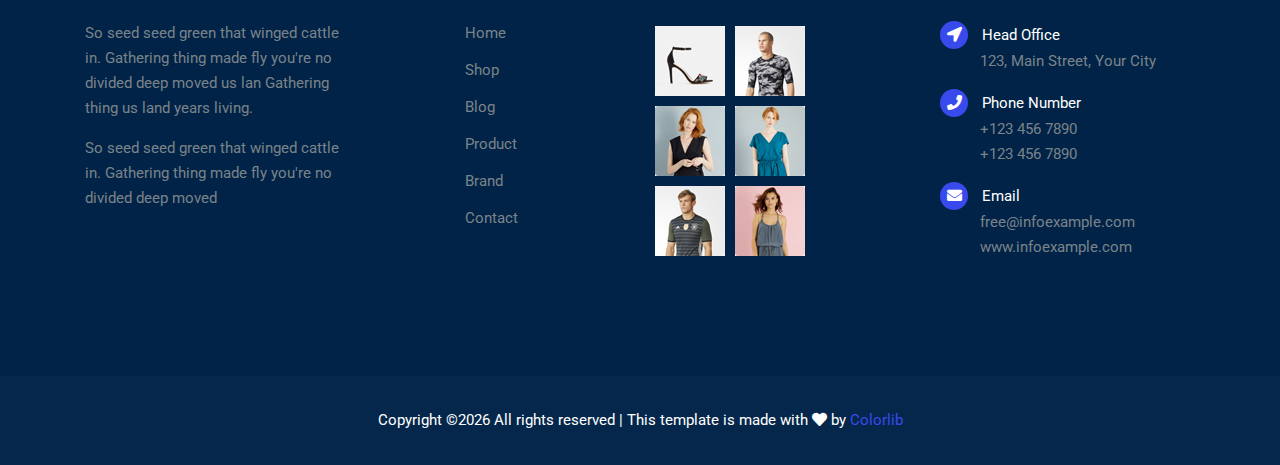
<file: confirmation.html>
<!DOCTYPE html>
<html lang="en">
<head>
  <meta charset="UTF-8">
  <meta name="viewport" content="width=device-width, initial-scale=1.0">
  <meta http-equiv="X-UA-Compatible" content="ie=edge">
  <title>Aroma Shop</title>
	<link rel="icon" href="img/Fevicon.png" type="image/png">
  <link rel="stylesheet" href="vendors/bootstrap/bootstrap.min.css">
  <link rel="stylesheet" href="vendors/fontawesome/css/all.min.css">
	<link rel="stylesheet" href="vendors/themify-icons/themify-icons.css">
	<link rel="stylesheet" href="vendors/linericon/style.css">
  <link rel="stylesheet" href="vendors/owl-carousel/owl.theme.default.min.css">
  <link rel="stylesheet" href="vendors/owl-carousel/owl.carousel.min.css">
  <link rel="stylesheet" href="vendors/nice-select/nice-select.css">
  <link rel="stylesheet" href="vendors/nouislider/nouislider.min.css">

  <link rel="stylesheet" href="css/style.css">
</head>
<body>
  <!--================ Start Header Menu Area =================-->
	<header class="header_area">
    <div class="main_menu">
      <nav class="navbar navbar-expand-lg navbar-light">
        <div class="container">
          <a class="navbar-brand logo_h" href="index.html"><img src="img/logo.png" alt=""></a>
          <button class="navbar-toggler" type="button" data-toggle="collapse" data-target="#navbarSupportedContent"
            aria-controls="navbarSupportedContent" aria-expanded="false" aria-label="Toggle navigation">
            <span class="icon-bar"></span>
            <span class="icon-bar"></span>
            <span class="icon-bar"></span>
          </button>
          <div class="collapse navbar-collapse offset" id="navbarSupportedContent">
            <ul class="nav navbar-nav menu_nav ml-auto mr-auto">
              <li class="nav-item"><a class="nav-link" href="index.html">Home</a></li>
              <li class="nav-item active submenu dropdown">
                <a href="#" class="nav-link dropdown-toggle" data-toggle="dropdown" role="button" aria-haspopup="true"
                  aria-expanded="false">Shop</a>
                <ul class="dropdown-menu">
                  <li class="nav-item"><a class="nav-link" href="category.html">Shop Category</a></li>
                  <li class="nav-item"><a class="nav-link" href="single-product.html">Product Details</a></li>
                  <li class="nav-item"><a class="nav-link" href="checkout.html">Product Checkout</a></li>
                  <li class="nav-item"><a class="nav-link" href="confirmation.html">Confirmation</a></li>
                  <li class="nav-item"><a class="nav-link" href="cart.html">Shopping Cart</a></li>
                </ul>
							</li>
              <li class="nav-item submenu dropdown">
                <a href="#" class="nav-link dropdown-toggle" data-toggle="dropdown" role="button" aria-haspopup="true"
                  aria-expanded="false">Blog</a>
                <ul class="dropdown-menu">
                  <li class="nav-item"><a class="nav-link" href="blog.html">Blog</a></li>
                  <li class="nav-item"><a class="nav-link" href="single-blog.html">Blog Details</a></li>
                </ul>
							</li>
							<li class="nav-item submenu dropdown">
                <a href="#" class="nav-link dropdown-toggle" data-toggle="dropdown" role="button" aria-haspopup="true"
                  aria-expanded="false">Pages</a>
                <ul class="dropdown-menu">
                  <li class="nav-item"><a class="nav-link" href="login.html">Login</a></li>
                  <li class="nav-item"><a class="nav-link" href="register.html">Register</a></li>
                  <li class="nav-item"><a class="nav-link" href="tracking-order.html">Tracking</a></li>
                </ul>
              </li>
              <li class="nav-item"><a class="nav-link" href="contact.html">Contact</a></li>
            </ul>

            <ul class="nav-shop">
              <li class="nav-item"><button><i class="ti-search"></i></button></li>
              <li class="nav-item"><button><i class="ti-shopping-cart"></i><span class="nav-shop__circle">3</span></button> </li>
              <li class="nav-item"><a class="button button-header" href="#">Buy Now</a></li>
            </ul>
          </div>
        </div>
      </nav>
    </div>
  </header>
	<!--================ End Header Menu Area =================-->
  
	<!-- ================ start banner area ================= -->	
	<section class="blog-banner-area" id="category">
		<div class="container h-100">
			<div class="blog-banner">
				<div class="text-center">
					<h1>Order Confirmation</h1>
					<nav aria-label="breadcrumb" class="banner-breadcrumb">
            <ol class="breadcrumb">
              <li class="breadcrumb-item"><a href="#">Home</a></li>
              <li class="breadcrumb-item active" aria-current="page">Shop Category</li>
            </ol>
          </nav>
				</div>
			</div>
    </div>
	</section>
	<!-- ================ end banner area ================= -->
  
  <!--================Order Details Area =================-->
  <section class="order_details section-margin--small">
    <div class="container">
      <p class="text-center billing-alert">Thank you. Your order has been received.</p>
      <div class="row mb-5">
        <div class="col-md-6 col-xl-4 mb-4 mb-xl-0">
          <div class="confirmation-card">
            <h3 class="billing-title">Order Info</h3>
            <table class="order-rable">
              <tr>
                <td>Order number</td>
                <td>: 60235</td>
              </tr>
              <tr>
                <td>Date</td>
                <td>: Oct 03, 2017</td>
              </tr>
              <tr>
                <td>Total</td>
                <td>: USD 2210</td>
              </tr>
              <tr>
                <td>Payment method</td>
                <td>: Check payments</td>
              </tr>
            </table>
          </div>
        </div>
        <div class="col-md-6 col-xl-4 mb-4 mb-xl-0">
          <div class="confirmation-card">
            <h3 class="billing-title">Billing Address</h3>
            <table class="order-rable">
              <tr>
                <td>Street</td>
                <td>: 56/8 panthapath</td>
              </tr>
              <tr>
                <td>City</td>
                <td>: Dhaka</td>
              </tr>
              <tr>
                <td>Country</td>
                <td>: Bangladesh</td>
              </tr>
              <tr>
                <td>Postcode</td>
                <td>: 1205</td>
              </tr>
            </table>
          </div>
        </div>
        <div class="col-md-6 col-xl-4 mb-4 mb-xl-0">
          <div class="confirmation-card">
            <h3 class="billing-title">Shipping Address</h3>
            <table class="order-rable">
              <tr>
                <td>Street</td>
                <td>: 56/8 panthapath</td>
              </tr>
              <tr>
                <td>City</td>
                <td>: Dhaka</td>
              </tr>
              <tr>
                <td>Country</td>
                <td>: Bangladesh</td>
              </tr>
              <tr>
                <td>Postcode</td>
                <td>: 1205</td>
              </tr>
            </table>
          </div>
        </div>
      </div>
      <div class="order_details_table">
        <h2>Order Details</h2>
        <div class="table-responsive">
          <table class="table">
            <thead>
              <tr>
                <th scope="col">Product</th>
                <th scope="col">Quantity</th>
                <th scope="col">Total</th>
              </tr>
            </thead>
            <tbody>
              <tr>
                <td>
                  <p>Pixelstore fresh Blackberry</p>
                </td>
                <td>
                  <h5>x 02</h5>
                </td>
                <td>
                  <p>$720.00</p>
                </td>
              </tr>
              <tr>
                <td>
                  <p>Pixelstore fresh Blackberry</p>
                </td>
                <td>
                  <h5>x 02</h5>
                </td>
                <td>
                  <p>$720.00</p>
                </td>
              </tr>
              <tr>
                <td>
                  <p>Pixelstore fresh Blackberry</p>
                </td>
                <td>
                  <h5>x 02</h5>
                </td>
                <td>
                  <p>$720.00</p>
                </td>
              </tr>
              <tr>
                <td>
                  <h4>Subtotal</h4>
                </td>
                <td>
                  <h5></h5>
                </td>
                <td>
                  <p>$2160.00</p>
                </td>
              </tr>
              <tr>
                <td>
                  <h4>Shipping</h4>
                </td>
                <td>
                  <h5></h5>
                </td>
                <td>
                  <p>Flat rate: $50.00</p>
                </td>
              </tr>
              <tr>
                <td>
                  <h4>Total</h4>
                </td>
                <td>
                  <h5></h5>
                </td>
                <td>
                  <h4>$2210.00</h4>
                </td>
              </tr>
            </tbody>
          </table>
        </div>
      </div>
    </div>
  </section>
  <!--================End Order Details Area =================-->



  <!--================ Start footer Area  =================-->	
	<footer>
		<div class="footer-area footer-only">
			<div class="container">
				<div class="row section_gap">
					<div class="col-lg-3 col-md-6 col-sm-6">
						<div class="single-footer-widget tp_widgets ">
							<h4 class="footer_title large_title">Our Mission</h4>
							<p>
								So seed seed green that winged cattle in. Gathering thing made fly you're no 
								divided deep moved us lan Gathering thing us land years living.
							</p>
							<p>
								So seed seed green that winged cattle in. Gathering thing made fly you're no divided deep moved 
							</p>
						</div>
					</div>
					<div class="offset-lg-1 col-lg-2 col-md-6 col-sm-6">
						<div class="single-footer-widget tp_widgets">
							<h4 class="footer_title">Quick Links</h4>
							<ul class="list">
								<li><a href="#">Home</a></li>
								<li><a href="#">Shop</a></li>
								<li><a href="#">Blog</a></li>
								<li><a href="#">Product</a></li>
								<li><a href="#">Brand</a></li>
								<li><a href="#">Contact</a></li>
							</ul>
						</div>
					</div>
					<div class="col-lg-2 col-md-6 col-sm-6">
						<div class="single-footer-widget instafeed">
							<h4 class="footer_title">Gallery</h4>
							<ul class="list instafeed d-flex flex-wrap">
								<li><img src="img/gallery/r1.jpg" alt=""></li>
								<li><img src="img/gallery/r2.jpg" alt=""></li>
								<li><img src="img/gallery/r3.jpg" alt=""></li>
								<li><img src="img/gallery/r5.jpg" alt=""></li>
								<li><img src="img/gallery/r7.jpg" alt=""></li>
								<li><img src="img/gallery/r8.jpg" alt=""></li>
							</ul>
						</div>
					</div>
					<div class="offset-lg-1 col-lg-3 col-md-6 col-sm-6">
						<div class="single-footer-widget tp_widgets">
							<h4 class="footer_title">Contact Us</h4>
							<div class="ml-40">
								<p class="sm-head">
									<span class="fa fa-location-arrow"></span>
									Head Office
								</p>
								<p>123, Main Street, Your City</p>
	
								<p class="sm-head">
									<span class="fa fa-phone"></span>
									Phone Number
								</p>
								<p>
									+123 456 7890 <br>
									+123 456 7890
								</p>
	
								<p class="sm-head">
									<span class="fa fa-envelope"></span>
									Email
								</p>
								<p>
									free@infoexample.com <br>
									www.infoexample.com
								</p>
							</div>
						</div>
					</div>
				</div>
			</div>
		</div>

		<div class="footer-bottom">
			<div class="container">
				<div class="row d-flex">
					<p class="col-lg-12 footer-text text-center">
						<!-- Link back to Colorlib can't be removed. Template is licensed under CC BY 3.0. -->
Copyright &copy;<script>document.write(new Date().getFullYear());</script> All rights reserved | This template is made with <i class="fa fa-heart" aria-hidden="true"></i> by <a href="https://colorlib.com" target="_blank">Colorlib</a>
<!-- Link back to Colorlib can't be removed. Template is licensed under CC BY 3.0. --></p>
				</div>
			</div>
		</div>
	</footer>
	<!--================ End footer Area  =================-->



  <script src="vendors/jquery/jquery-3.2.1.min.js"></script>
  <script src="vendors/bootstrap/bootstrap.bundle.min.js"></script>
  <script src="vendors/skrollr.min.js"></script>
  <script src="vendors/owl-carousel/owl.carousel.min.js"></script>
  <script src="vendors/nice-select/jquery.nice-select.min.js"></script>
  <script src="vendors/jquery.ajaxchimp.min.js"></script>
  <script src="vendors/mail-script.js"></script>
  <script src="js/main.js"></script>
</body>
</html>
</file>
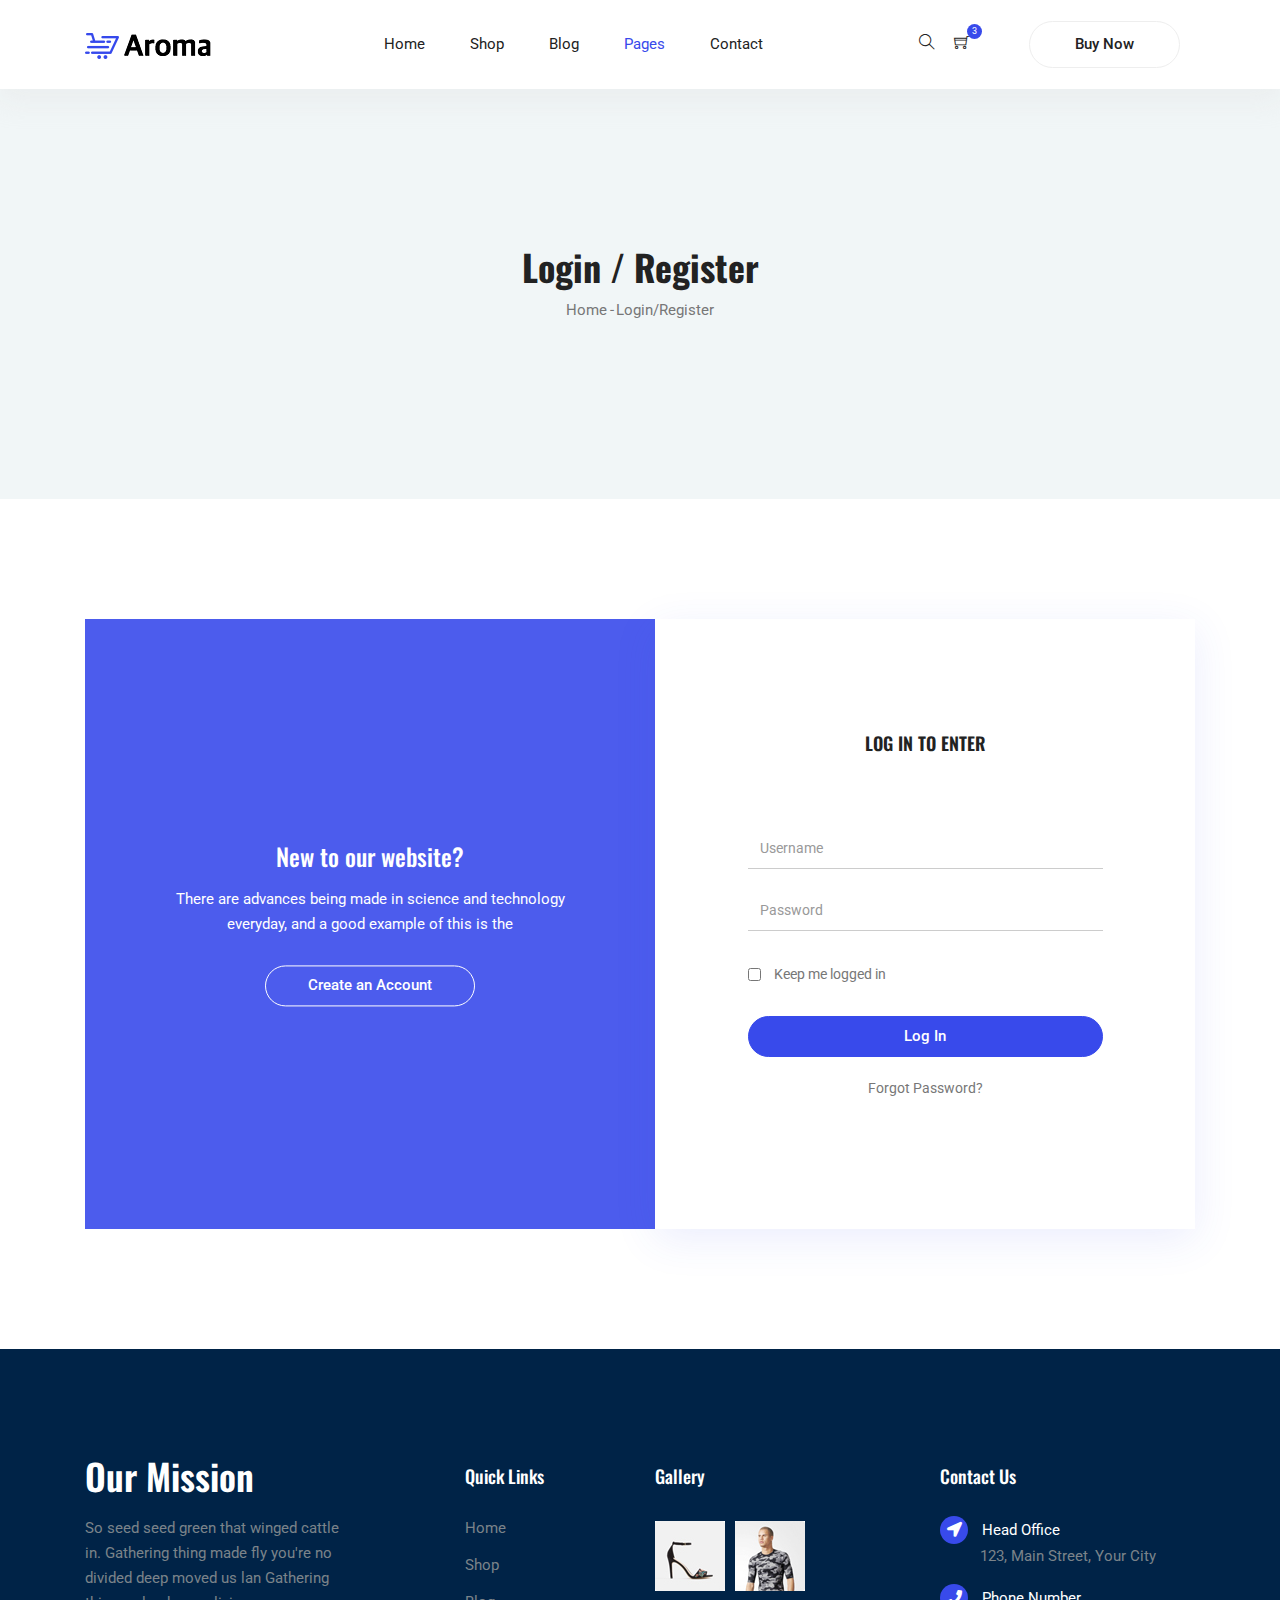
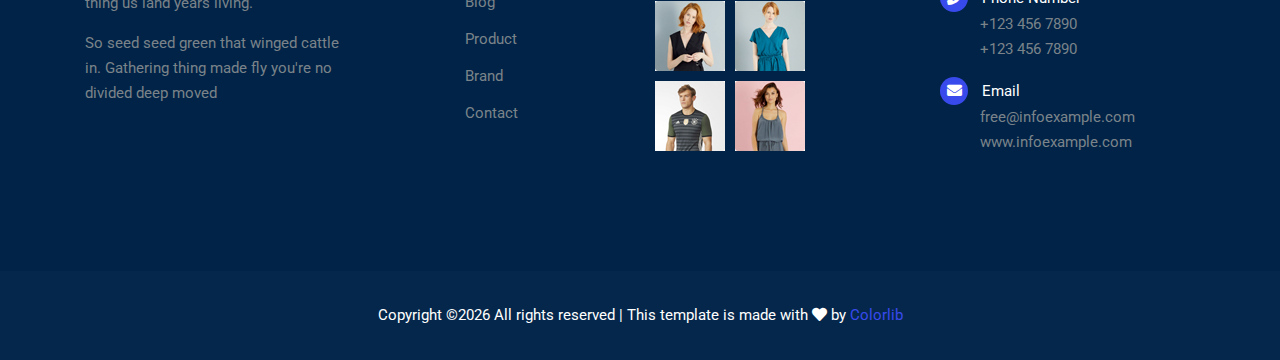
<file: login.html>
<!DOCTYPE html>
<html lang="en">
<head>
  <meta charset="UTF-8">
  <meta name="viewport" content="width=device-width, initial-scale=1.0">
  <meta http-equiv="X-UA-Compatible" content="ie=edge">
  <title>Aroma Shop - Login</title>
	<link rel="icon" href="img/Fevicon.png" type="image/png">
  <link rel="stylesheet" href="vendors/bootstrap/bootstrap.min.css">
  <link rel="stylesheet" href="vendors/fontawesome/css/all.min.css">
	<link rel="stylesheet" href="vendors/themify-icons/themify-icons.css">
	<link rel="stylesheet" href="vendors/linericon/style.css">
  <link rel="stylesheet" href="vendors/owl-carousel/owl.theme.default.min.css">
  <link rel="stylesheet" href="vendors/owl-carousel/owl.carousel.min.css">
  <link rel="stylesheet" href="vendors/nice-select/nice-select.css">
  <link rel="stylesheet" href="vendors/nouislider/nouislider.min.css">

  <link rel="stylesheet" href="css/style.css">
</head>
<body>
	<!--================ Start Header Menu Area =================-->
	<header class="header_area">
    <div class="main_menu">
      <nav class="navbar navbar-expand-lg navbar-light">
        <div class="container">
          <a class="navbar-brand logo_h" href="index.html"><img src="img/logo.png" alt=""></a>
          <button class="navbar-toggler" type="button" data-toggle="collapse" data-target="#navbarSupportedContent"
            aria-controls="navbarSupportedContent" aria-expanded="false" aria-label="Toggle navigation">
            <span class="icon-bar"></span>
            <span class="icon-bar"></span>
            <span class="icon-bar"></span>
          </button>
          <div class="collapse navbar-collapse offset" id="navbarSupportedContent">
            <ul class="nav navbar-nav menu_nav ml-auto mr-auto">
              <li class="nav-item"><a class="nav-link" href="index.html">Home</a></li>
              <li class="nav-item submenu dropdown">
                <a href="#" class="nav-link dropdown-toggle" data-toggle="dropdown" role="button" aria-haspopup="true"
                  aria-expanded="false">Shop</a>
                <ul class="dropdown-menu">
                  <li class="nav-item"><a class="nav-link" href="category.html">Shop Category</a></li>
                  <li class="nav-item"><a class="nav-link" href="single-product.html">Blog Details</a></li>
                  <li class="nav-item"><a class="nav-link" href="checkout.html">Product Checkout</a></li>
                  <li class="nav-item"><a class="nav-link" href="confirmation.html">Confirmation</a></li>
                  <li class="nav-item"><a class="nav-link" href="cart.html">Shopping Cart</a></li>
                </ul>
							</li>
              <li class="nav-item submenu dropdown">
                <a href="#" class="nav-link dropdown-toggle" data-toggle="dropdown" role="button" aria-haspopup="true"
                  aria-expanded="false">Blog</a>
                <ul class="dropdown-menu">
                  <li class="nav-item"><a class="nav-link" href="blog.html">Blog</a></li>
                  <li class="nav-item"><a class="nav-link" href="single-blog.html">Blog Details</a></li>
                </ul>
							</li>
							<li class="nav-item active submenu dropdown">
                <a href="#" class="nav-link dropdown-toggle" data-toggle="dropdown" role="button" aria-haspopup="true"
                  aria-expanded="false">Pages</a>
                <ul class="dropdown-menu">
                  <li class="nav-item"><a class="nav-link" href="login.html">Login</a></li>
                  <li class="nav-item"><a class="nav-link" href="register.html">Register</a></li>
                  <li class="nav-item"><a class="nav-link" href="tracking-order.html">Tracking</a></li>
                </ul>
              </li>
              <li class="nav-item"><a class="nav-link" href="contact.html">Contact</a></li>
            </ul>

            <ul class="nav-shop">
              <li class="nav-item"><button><i class="ti-search"></i></button></li>
              <li class="nav-item"><button><i class="ti-shopping-cart"></i><span class="nav-shop__circle">3</span></button> </li>
              <li class="nav-item"><a class="button button-header" href="#">Buy Now</a></li>
            </ul>
          </div>
        </div>
      </nav>
    </div>
  </header>
	<!--================ End Header Menu Area =================-->
  
  <!-- ================ start banner area ================= -->	
	<section class="blog-banner-area" id="category">
		<div class="container h-100">
			<div class="blog-banner">
				<div class="text-center">
					<h1>Login / Register</h1>
					<nav aria-label="breadcrumb" class="banner-breadcrumb">
            <ol class="breadcrumb">
              <li class="breadcrumb-item"><a href="#">Home</a></li>
              <li class="breadcrumb-item active" aria-current="page">Login/Register</li>
            </ol>
          </nav>
				</div>
			</div>
    </div>
	</section>
	<!-- ================ end banner area ================= -->
  
  <!--================Login Box Area =================-->
	<section class="login_box_area section-margin">
		<div class="container">
			<div class="row">
				<div class="col-lg-6">
					<div class="login_box_img">
						<div class="hover">
							<h4>New to our website?</h4>
							<p>There are advances being made in science and technology everyday, and a good example of this is the</p>
							<a class="button button-account" href="register.html">Create an Account</a>
						</div>
					</div>
				</div>
				<div class="col-lg-6">
					<div class="login_form_inner">
						<h3>Log in to enter</h3>
						<form class="row login_form" action="#/" id="contactForm" >
							<div class="col-md-12 form-group">
								<input type="text" class="form-control" id="name" name="name" placeholder="Username" onfocus="this.placeholder = ''" onblur="this.placeholder = 'Username'">
							</div>
							<div class="col-md-12 form-group">
								<input type="text" class="form-control" id="name" name="name" placeholder="Password" onfocus="this.placeholder = ''" onblur="this.placeholder = 'Password'">
							</div>
							<div class="col-md-12 form-group">
								<div class="creat_account">
									<input type="checkbox" id="f-option2" name="selector">
									<label for="f-option2">Keep me logged in</label>
								</div>
							</div>
							<div class="col-md-12 form-group">
								<button type="submit" value="submit" class="button button-login w-100">Log In</button>
								<a href="#">Forgot Password?</a>
							</div>
						</form>
					</div>
				</div>
			</div>
		</div>
	</section>
	<!--================End Login Box Area =================-->



  <!--================ Start footer Area  =================-->	
	<footer>
		<div class="footer-area footer-only">
			<div class="container">
				<div class="row section_gap">
					<div class="col-lg-3 col-md-6 col-sm-6">
						<div class="single-footer-widget tp_widgets ">
							<h4 class="footer_title large_title">Our Mission</h4>
							<p>
								So seed seed green that winged cattle in. Gathering thing made fly you're no 
								divided deep moved us lan Gathering thing us land years living.
							</p>
							<p>
								So seed seed green that winged cattle in. Gathering thing made fly you're no divided deep moved 
							</p>
						</div>
					</div>
					<div class="offset-lg-1 col-lg-2 col-md-6 col-sm-6">
						<div class="single-footer-widget tp_widgets">
							<h4 class="footer_title">Quick Links</h4>
							<ul class="list">
								<li><a href="#">Home</a></li>
								<li><a href="#">Shop</a></li>
								<li><a href="#">Blog</a></li>
								<li><a href="#">Product</a></li>
								<li><a href="#">Brand</a></li>
								<li><a href="#">Contact</a></li>
							</ul>
						</div>
					</div>
					<div class="col-lg-2 col-md-6 col-sm-6">
						<div class="single-footer-widget instafeed">
							<h4 class="footer_title">Gallery</h4>
							<ul class="list instafeed d-flex flex-wrap">
								<li><img src="img/gallery/r1.jpg" alt=""></li>
								<li><img src="img/gallery/r2.jpg" alt=""></li>
								<li><img src="img/gallery/r3.jpg" alt=""></li>
								<li><img src="img/gallery/r5.jpg" alt=""></li>
								<li><img src="img/gallery/r7.jpg" alt=""></li>
								<li><img src="img/gallery/r8.jpg" alt=""></li>
							</ul>
						</div>
					</div>
					<div class="offset-lg-1 col-lg-3 col-md-6 col-sm-6">
						<div class="single-footer-widget tp_widgets">
							<h4 class="footer_title">Contact Us</h4>
							<div class="ml-40">
								<p class="sm-head">
									<span class="fa fa-location-arrow"></span>
									Head Office
								</p>
								<p>123, Main Street, Your City</p>
	
								<p class="sm-head">
									<span class="fa fa-phone"></span>
									Phone Number
								</p>
								<p>
									+123 456 7890 <br>
									+123 456 7890
								</p>
	
								<p class="sm-head">
									<span class="fa fa-envelope"></span>
									Email
								</p>
								<p>
									free@infoexample.com <br>
									www.infoexample.com
								</p>
							</div>
						</div>
					</div>
				</div>
			</div>
		</div>

		<div class="footer-bottom">
			<div class="container">
				<div class="row d-flex">
					<p class="col-lg-12 footer-text text-center">
						<!-- Link back to Colorlib can't be removed. Template is licensed under CC BY 3.0. -->
Copyright &copy;<script>document.write(new Date().getFullYear());</script> All rights reserved | This template is made with <i class="fa fa-heart" aria-hidden="true"></i> by <a href="https://colorlib.com" target="_blank">Colorlib</a>
<!-- Link back to Colorlib can't be removed. Template is licensed under CC BY 3.0. --></p>
				</div>
			</div>
		</div>
	</footer>
	<!--================ End footer Area  =================-->



  <script src="vendors/jquery/jquery-3.2.1.min.js"></script>
  <script src="vendors/bootstrap/bootstrap.bundle.min.js"></script>
  <script src="vendors/skrollr.min.js"></script>
  <script src="vendors/owl-carousel/owl.carousel.min.js"></script>
  <script src="vendors/nice-select/jquery.nice-select.min.js"></script>
  <script src="vendors/jquery.ajaxchimp.min.js"></script>
  <script src="vendors/mail-script.js"></script>
  <script src="js/main.js"></script>
</body>
</html>
</file>
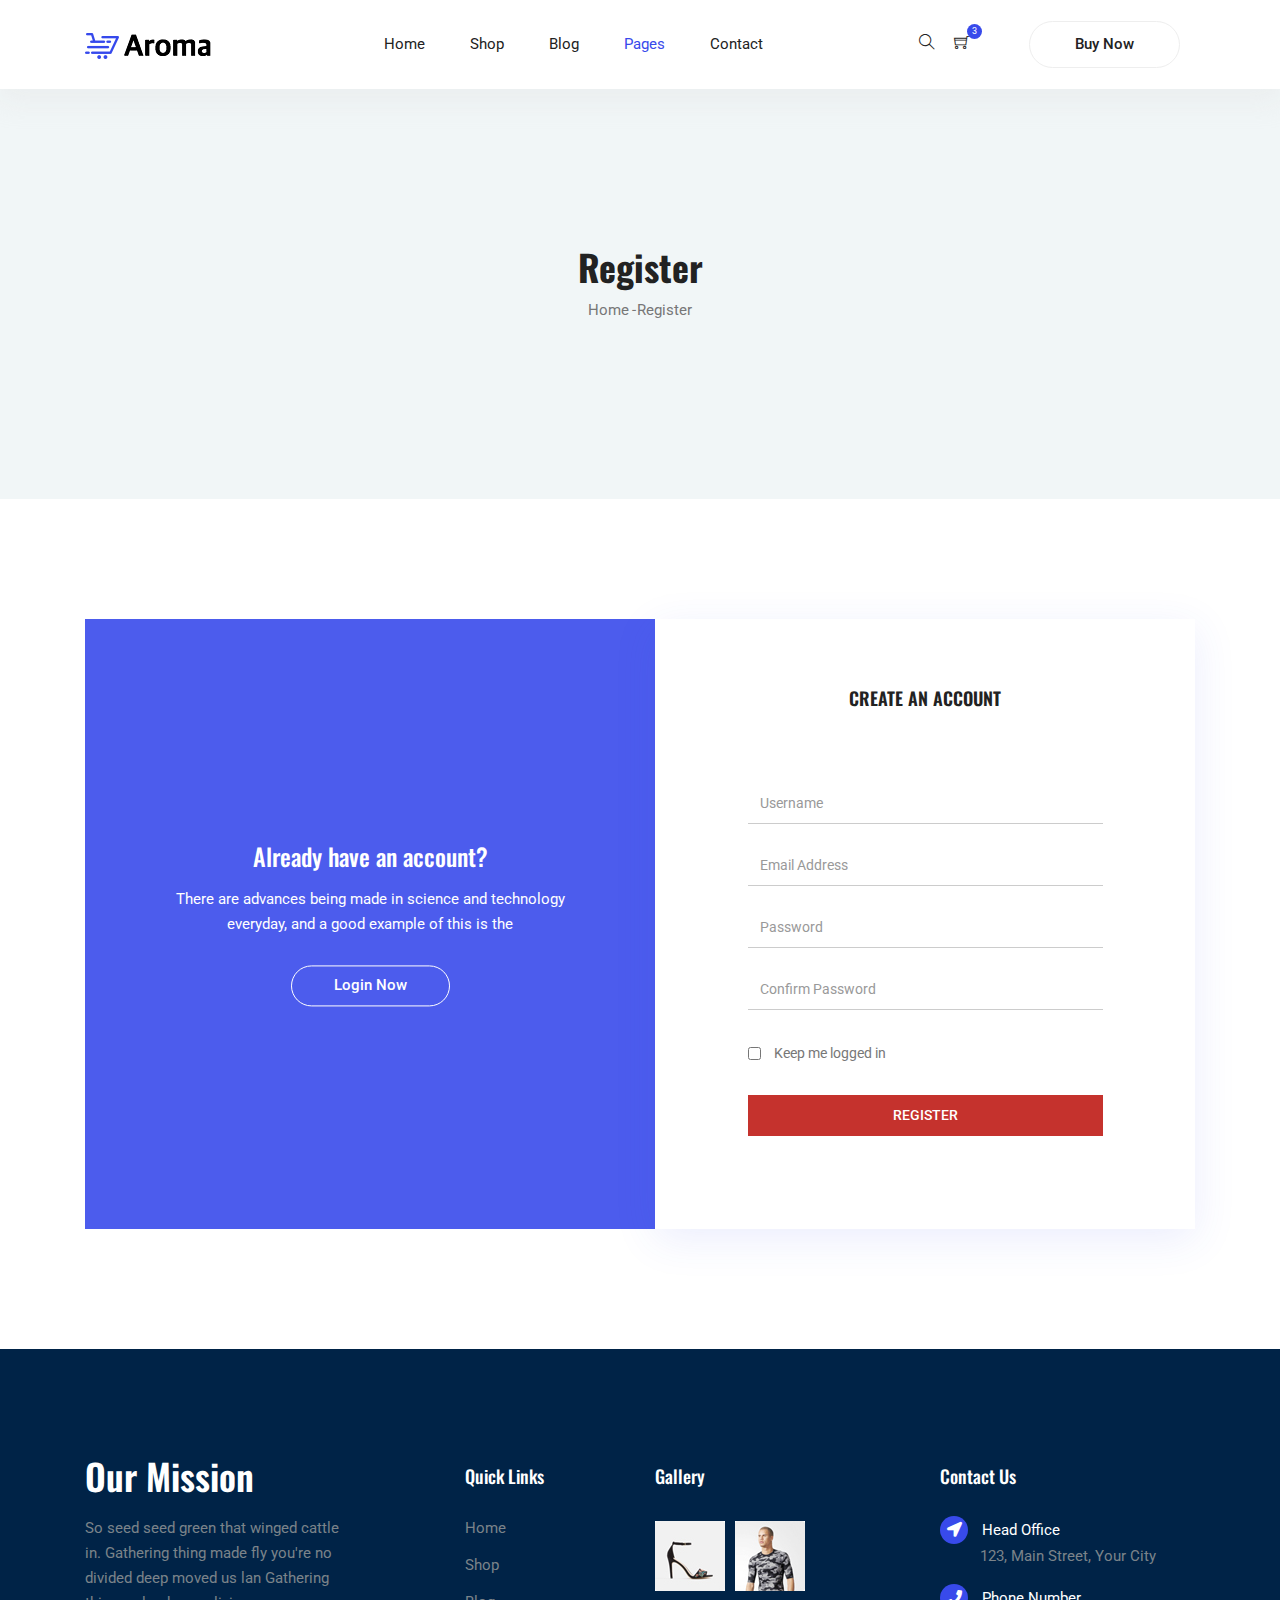
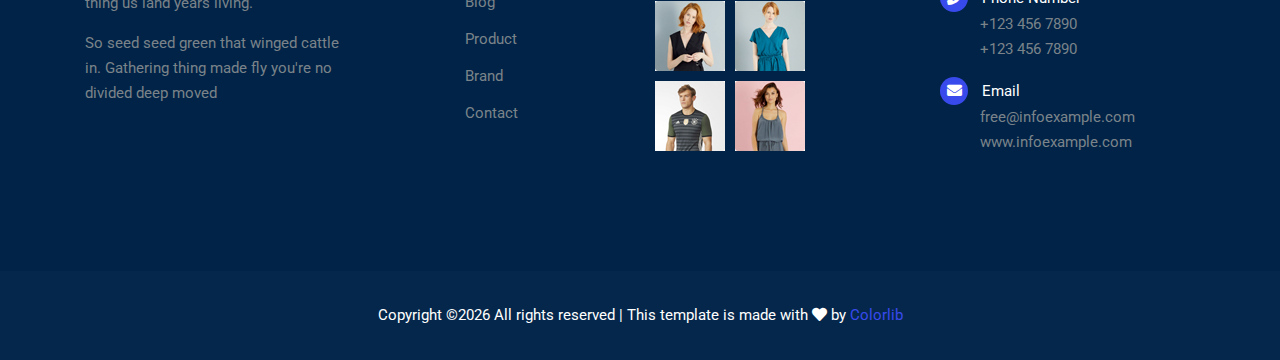
<file: register.html>
<!DOCTYPE html>
<html lang="en">
<head>
  <meta charset="UTF-8">
  <meta name="viewport" content="width=device-width, initial-scale=1.0">
  <meta http-equiv="X-UA-Compatible" content="ie=edge">
  <title>Aroma Shop - Login</title>
	<link rel="icon" href="img/Fevicon.png" type="image/png">
  <link rel="stylesheet" href="vendors/bootstrap/bootstrap.min.css">
  <link rel="stylesheet" href="vendors/fontawesome/css/all.min.css">
	<link rel="stylesheet" href="vendors/themify-icons/themify-icons.css">
	<link rel="stylesheet" href="vendors/linericon/style.css">
  <link rel="stylesheet" href="vendors/owl-carousel/owl.theme.default.min.css">
  <link rel="stylesheet" href="vendors/owl-carousel/owl.carousel.min.css">
  <link rel="stylesheet" href="vendors/nice-select/nice-select.css">
  <link rel="stylesheet" href="vendors/nouislider/nouislider.min.css">

  <link rel="stylesheet" href="css/style.css">
</head>
<body>
	<header class="header_area">
    <div class="main_menu">
      <nav class="navbar navbar-expand-lg navbar-light">
        <div class="container">
          <a class="navbar-brand logo_h" href="index.html"><img src="img/logo.png" alt=""></a>
          <button class="navbar-toggler" type="button" data-toggle="collapse" data-target="#navbarSupportedContent"
            aria-controls="navbarSupportedContent" aria-expanded="false" aria-label="Toggle navigation">
            <span class="icon-bar"></span>
            <span class="icon-bar"></span>
            <span class="icon-bar"></span>
          </button>
          <div class="collapse navbar-collapse offset" id="navbarSupportedContent">
            <ul class="nav navbar-nav menu_nav ml-auto mr-auto">
              <li class="nav-item"><a class="nav-link" href="index.html">Home</a></li>
              <li class="nav-item submenu dropdown">
                <a href="#" class="nav-link dropdown-toggle" data-toggle="dropdown" role="button" aria-haspopup="true"
                  aria-expanded="false">Shop</a>
                <ul class="dropdown-menu">
                  <li class="nav-item"><a class="nav-link" href="category.html">Shop Category</a></li>
                  <li class="nav-item"><a class="nav-link" href="single-product.html">Blog Details</a></li>
                  <li class="nav-item"><a class="nav-link" href="checkout.html">Product Checkout</a></li>
                  <li class="nav-item"><a class="nav-link" href="confirmation.html">Confirmation</a></li>
                  <li class="nav-item"><a class="nav-link" href="cart.html">Shopping Cart</a></li>
                </ul>
							</li>
              <li class="nav-item submenu dropdown">
                <a href="#" class="nav-link dropdown-toggle" data-toggle="dropdown" role="button" aria-haspopup="true"
                  aria-expanded="false">Blog</a>
                <ul class="dropdown-menu">
                  <li class="nav-item"><a class="nav-link" href="blog.html">Blog</a></li>
                  <li class="nav-item"><a class="nav-link" href="single-blog.html">Blog Details</a></li>
                </ul>
							</li>
							<li class="nav-item active submenu dropdown">
                <a href="#" class="nav-link dropdown-toggle" data-toggle="dropdown" role="button" aria-haspopup="true"
                  aria-expanded="false">Pages</a>
                <ul class="dropdown-menu">
									<li class="nav-item"><a class="nav-link" href="login.html">Login</a></li>
                  <li class="nav-item"><a class="nav-link" href="register.html">Register</a></li>									
                  <li class="nav-item"><a class="nav-link" href="tracking-order.html">Tracking</a></li>
                </ul>
              </li>
              <li class="nav-item"><a class="nav-link" href="contact.html">Contact</a></li>
            </ul>

            <ul class="nav-shop">
              <li class="nav-item"><button><i class="ti-search"></i></button></li>
              <li class="nav-item"><button><i class="ti-shopping-cart"></i><span class="nav-shop__circle">3</span></button> </li>
              <li class="nav-item"><a class="button button-header" href="#">Buy Now</a></li>
            </ul>
          </div>
        </div>
      </nav>
    </div>
  </header>
	<!--================ End Header Menu Area =================-->
  
  <!-- ================ start banner area ================= -->	
	<section class="blog-banner-area" id="category">
		<div class="container h-100">
			<div class="blog-banner">
				<div class="text-center">
					<h1>Register</h1>
					<nav aria-label="breadcrumb" class="banner-breadcrumb">
            <ol class="breadcrumb">
              <li class="breadcrumb-item"><a href="#">Home</a></li>
              <li class="breadcrumb-item active" aria-current="page">Register</li>
            </ol>
          </nav>
				</div>
			</div>
    </div>
	</section>
	<!-- ================ end banner area ================= -->
  
  <!--================Login Box Area =================-->
	<section class="login_box_area section-margin">
		<div class="container">
			<div class="row">
				<div class="col-lg-6">
					<div class="login_box_img">
						<div class="hover">
							<h4>Already have an account?</h4>
							<p>There are advances being made in science and technology everyday, and a good example of this is the</p>
							<a class="button button-account" href="login.html">Login Now</a>
						</div>
					</div>
				</div>
				<div class="col-lg-6">
					<div class="login_form_inner register_form_inner">
						<h3>Create an account</h3>
						<form class="row login_form" action="#/" id="register_form" >
							<div class="col-md-12 form-group">
								<input type="text" class="form-control" id="name" name="name" placeholder="Username" onfocus="this.placeholder = ''" onblur="this.placeholder = 'Username'">
							</div>
							<div class="col-md-12 form-group">
								<input type="text" class="form-control" id="email" name="email" placeholder="Email Address" onfocus="this.placeholder = ''" onblur="this.placeholder = 'Email Address'">
              </div>
              <div class="col-md-12 form-group">
								<input type="text" class="form-control" id="password" name="password" placeholder="Password" onfocus="this.placeholder = ''" onblur="this.placeholder = 'Password'">
              </div>
              <div class="col-md-12 form-group">
								<input type="text" class="form-control" id="confirmPassword" name="confirmPassword" placeholder="Confirm Password" onfocus="this.placeholder = ''" onblur="this.placeholder = 'Confirm Password'">
							</div>
							<div class="col-md-12 form-group">
								<div class="creat_account">
									<input type="checkbox" id="f-option2" name="selector">
									<label for="f-option2">Keep me logged in</label>
								</div>
							</div>
							<div class="col-md-12 form-group">
								<button type="submit" value="submit" class="button button-register w-100">Register</button>
							</div>
						</form>
					</div>
				</div>
			</div>
		</div>
	</section>
	<!--================End Login Box Area =================-->



  <!--================ Start footer Area  =================-->	
	<footer>
		<div class="footer-area footer-only">
			<div class="container">
				<div class="row section_gap">
					<div class="col-lg-3 col-md-6 col-sm-6">
						<div class="single-footer-widget tp_widgets ">
							<h4 class="footer_title large_title">Our Mission</h4>
							<p>
								So seed seed green that winged cattle in. Gathering thing made fly you're no 
								divided deep moved us lan Gathering thing us land years living.
							</p>
							<p>
								So seed seed green that winged cattle in. Gathering thing made fly you're no divided deep moved 
							</p>
						</div>
					</div>
					<div class="offset-lg-1 col-lg-2 col-md-6 col-sm-6">
						<div class="single-footer-widget tp_widgets">
							<h4 class="footer_title">Quick Links</h4>
							<ul class="list">
								<li><a href="#">Home</a></li>
								<li><a href="#">Shop</a></li>
								<li><a href="#">Blog</a></li>
								<li><a href="#">Product</a></li>
								<li><a href="#">Brand</a></li>
								<li><a href="#">Contact</a></li>
							</ul>
						</div>
					</div>
					<div class="col-lg-2 col-md-6 col-sm-6">
						<div class="single-footer-widget instafeed">
							<h4 class="footer_title">Gallery</h4>
							<ul class="list instafeed d-flex flex-wrap">
								<li><img src="img/gallery/r1.jpg" alt=""></li>
								<li><img src="img/gallery/r2.jpg" alt=""></li>
								<li><img src="img/gallery/r3.jpg" alt=""></li>
								<li><img src="img/gallery/r5.jpg" alt=""></li>
								<li><img src="img/gallery/r7.jpg" alt=""></li>
								<li><img src="img/gallery/r8.jpg" alt=""></li>
							</ul>
						</div>
					</div>
					<div class="offset-lg-1 col-lg-3 col-md-6 col-sm-6">
						<div class="single-footer-widget tp_widgets">
							<h4 class="footer_title">Contact Us</h4>
							<div class="ml-40">
								<p class="sm-head">
									<span class="fa fa-location-arrow"></span>
									Head Office
								</p>
								<p>123, Main Street, Your City</p>
	
								<p class="sm-head">
									<span class="fa fa-phone"></span>
									Phone Number
								</p>
								<p>
									+123 456 7890 <br>
									+123 456 7890
								</p>
	
								<p class="sm-head">
									<span class="fa fa-envelope"></span>
									Email
								</p>
								<p>
									free@infoexample.com <br>
									www.infoexample.com
								</p>
							</div>
						</div>
					</div>
				</div>
			</div>
		</div>

		<div class="footer-bottom">
			<div class="container">
				<div class="row d-flex">
					<p class="col-lg-12 footer-text text-center">
						<!-- Link back to Colorlib can't be removed. Template is licensed under CC BY 3.0. -->
Copyright &copy;<script>document.write(new Date().getFullYear());</script> All rights reserved | This template is made with <i class="fa fa-heart" aria-hidden="true"></i> by <a href="https://colorlib.com" target="_blank">Colorlib</a>
<!-- Link back to Colorlib can't be removed. Template is licensed under CC BY 3.0. --></p>
				</div>
			</div>
		</div>
	</footer>
	<!--================ End footer Area  =================-->



  <script src="vendors/jquery/jquery-3.2.1.min.js"></script>
  <script src="vendors/bootstrap/bootstrap.bundle.min.js"></script>
  <script src="vendors/skrollr.min.js"></script>
  <script src="vendors/owl-carousel/owl.carousel.min.js"></script>
  <script src="vendors/nice-select/jquery.nice-select.min.js"></script>
  <script src="vendors/jquery.ajaxchimp.min.js"></script>
  <script src="vendors/mail-script.js"></script>
  <script src="js/main.js"></script>
</body>
</html>
</file>
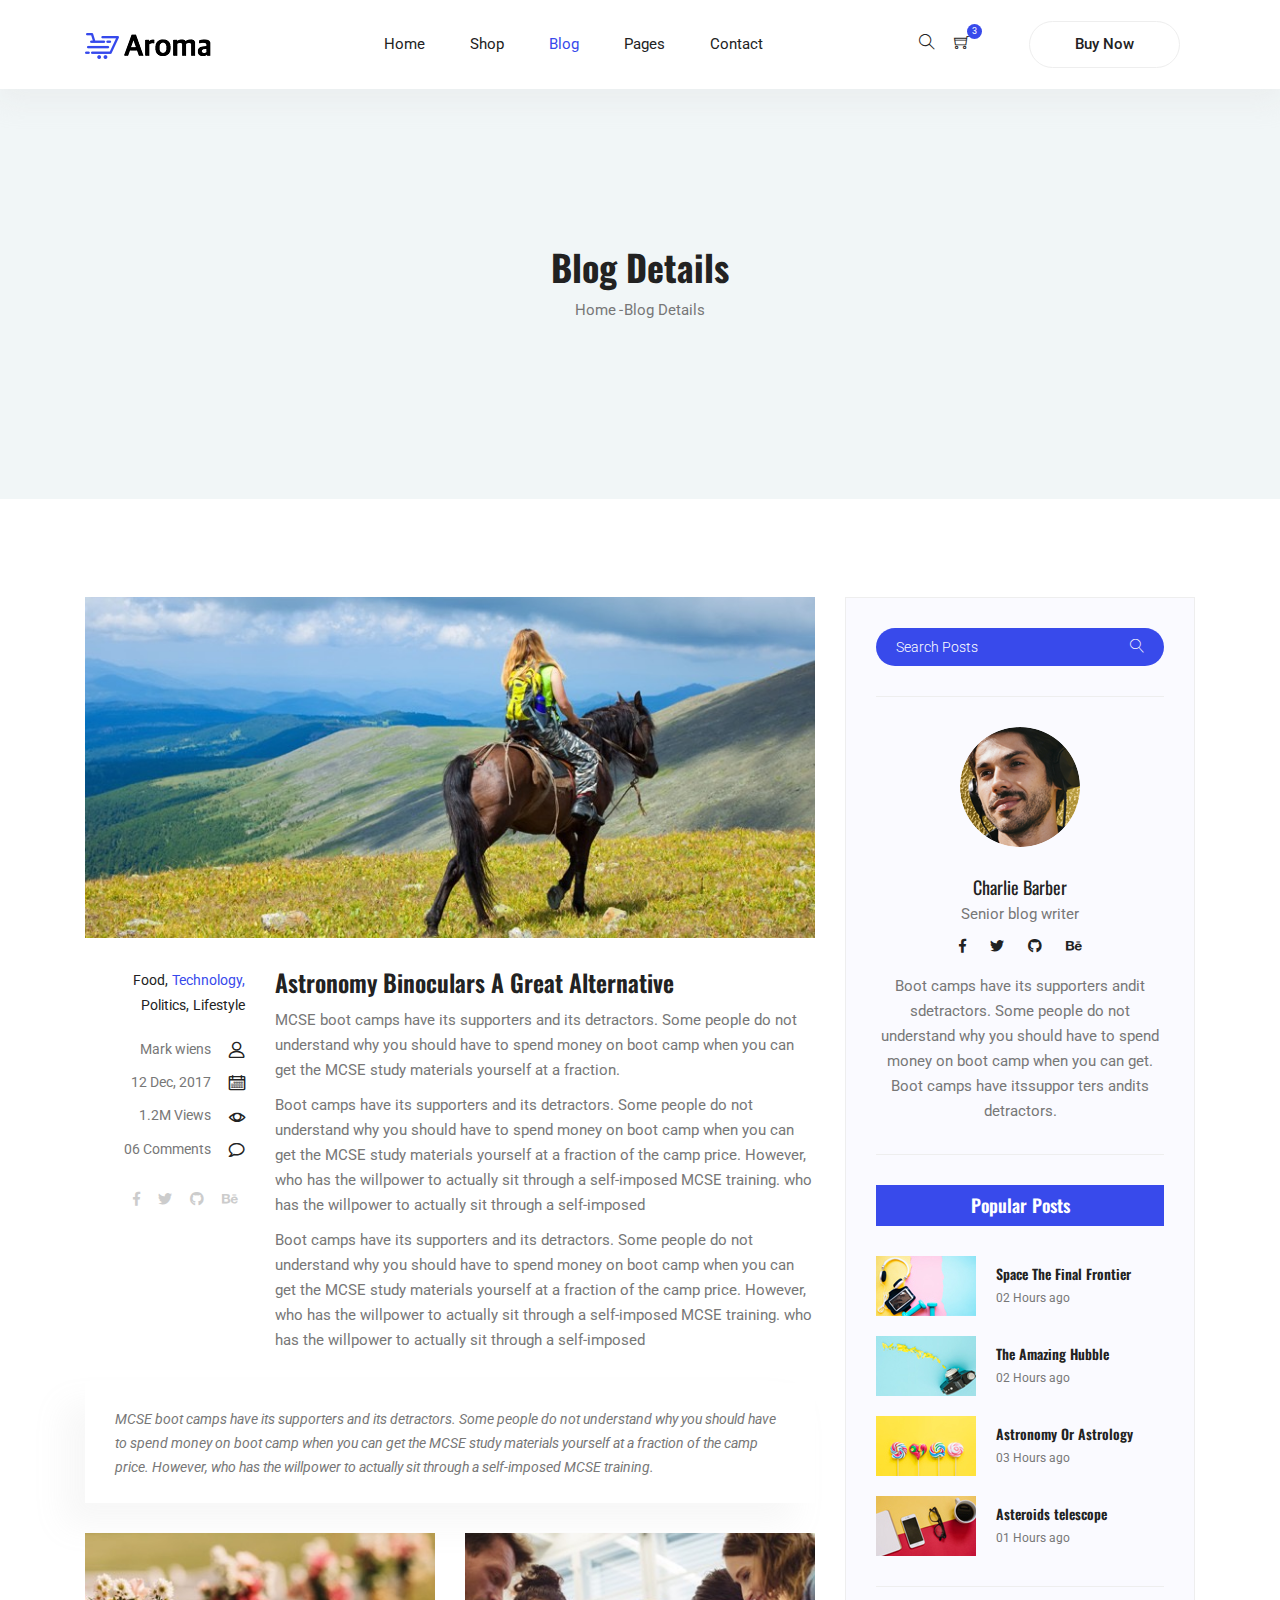
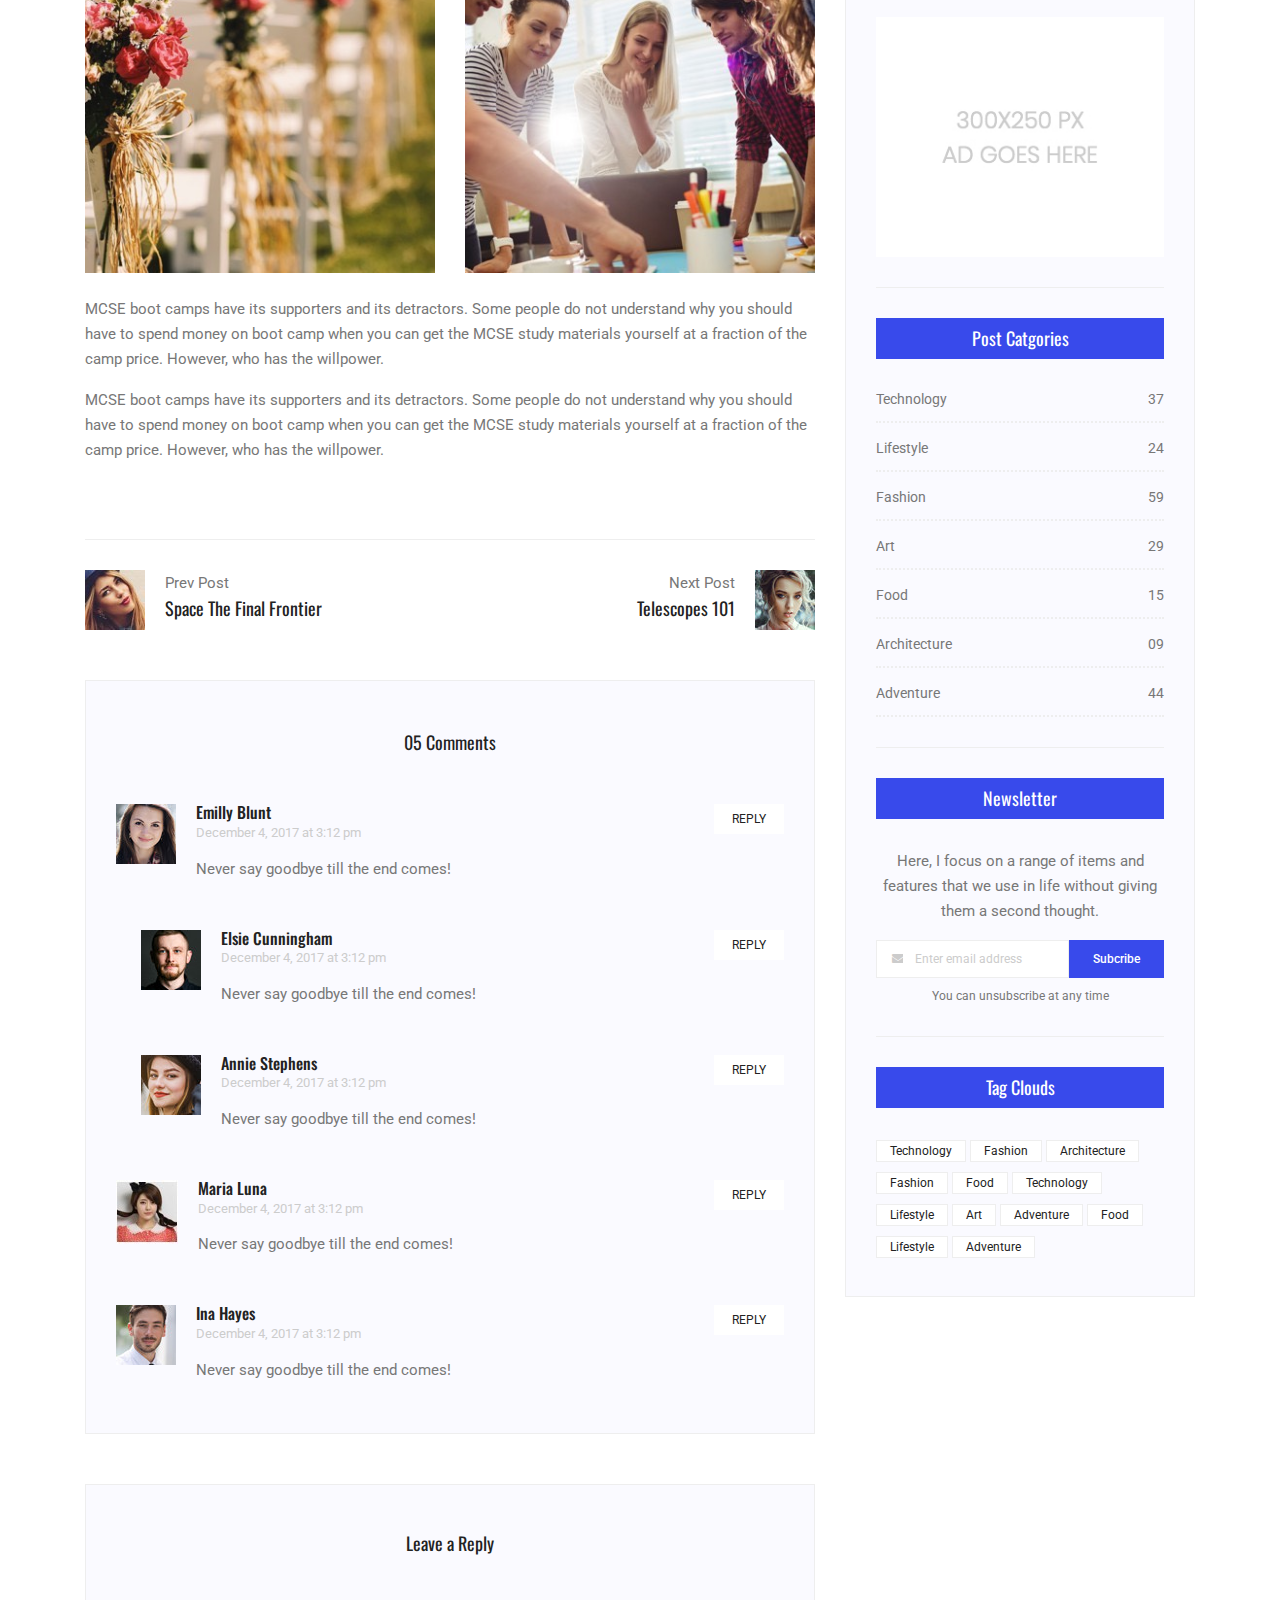
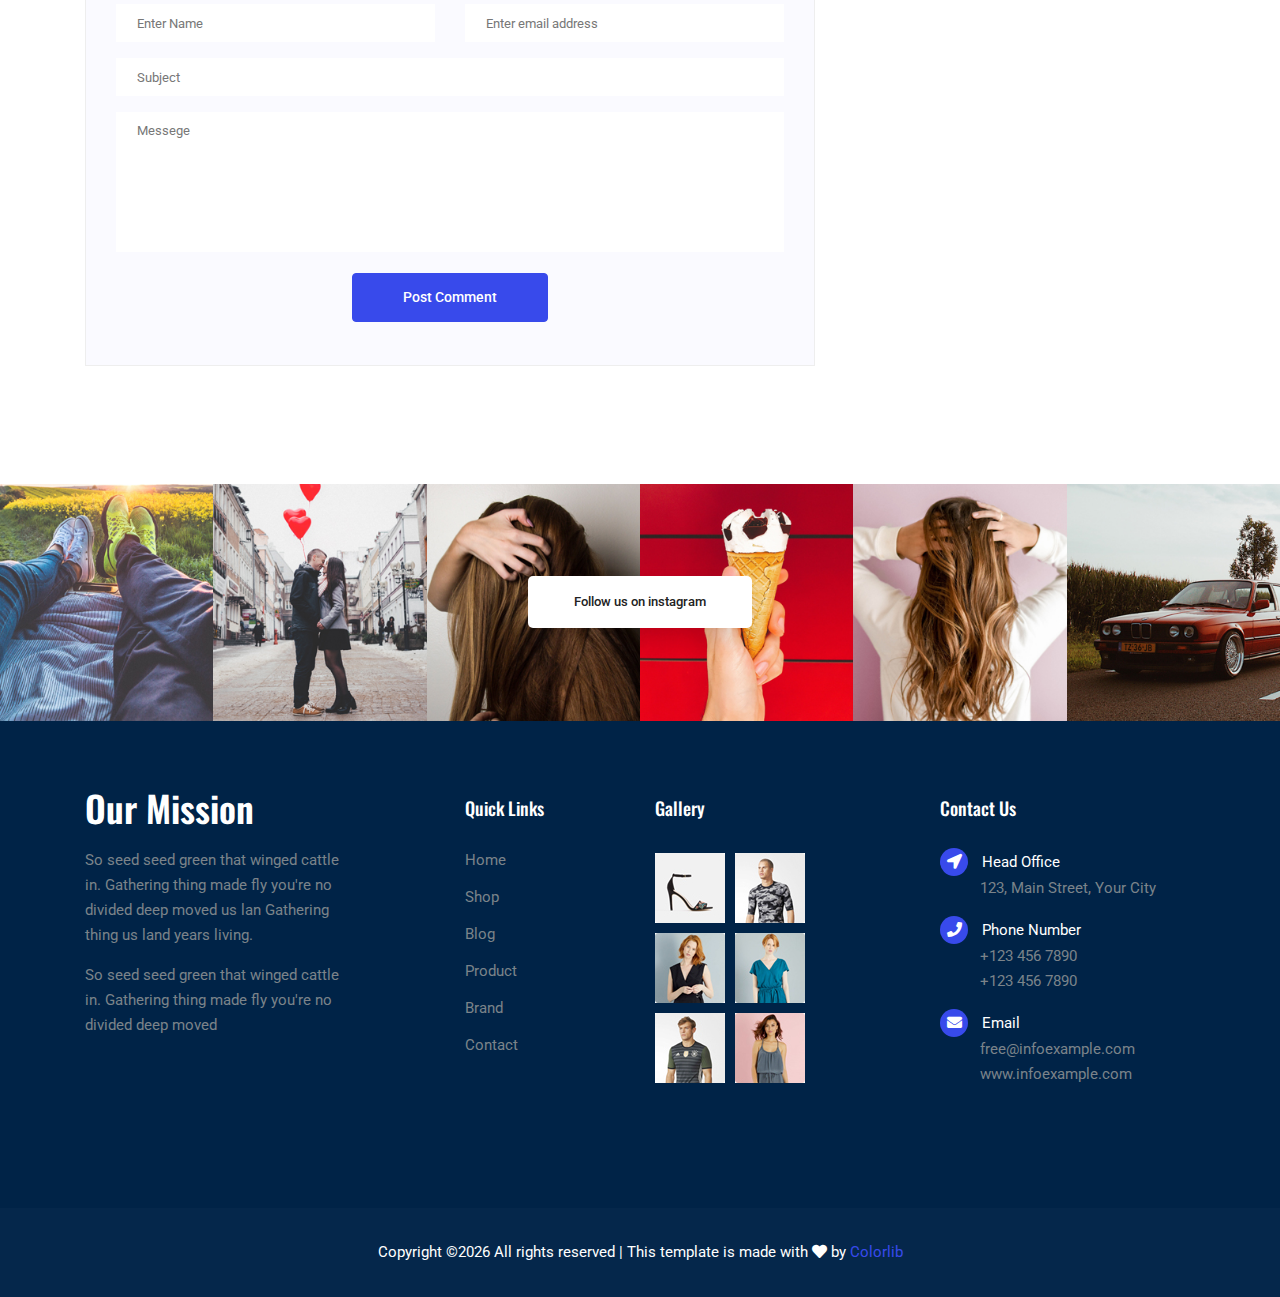
<file: single-blog.html>
<!DOCTYPE html>
<html lang="en">
<head>
  <meta charset="UTF-8">
  <meta name="viewport" content="width=device-width, initial-scale=1.0">
  <meta http-equiv="X-UA-Compatible" content="ie=edge">
  <title>Aroma Shop - Blog Details</title>
  <link rel="icon" href="img/Fevicon.png" type="image/png">
  <link rel="stylesheet" href="vendors/bootstrap/bootstrap.min.css">
  <link rel="stylesheet" href="vendors/fontawesome/css/all.min.css">
	<link rel="stylesheet" href="vendors/themify-icons/themify-icons.css">
	<link rel="stylesheet" href="vendors/linericon/style.css">
  <link rel="stylesheet" href="vendors/owl-carousel/owl.theme.default.min.css">
  <link rel="stylesheet" href="vendors/owl-carousel/owl.carousel.min.css">

  <link rel="stylesheet" href="css/style.css">
</head>
<body>
  <!--================ Start Header Menu Area =================-->
	<header class="header_area">
    <div class="main_menu">
      <nav class="navbar navbar-expand-lg navbar-light">
        <div class="container">
          <a class="navbar-brand logo_h" href="index.html"><img src="img/logo.png" alt=""></a>
          <button class="navbar-toggler" type="button" data-toggle="collapse" data-target="#navbarSupportedContent"
            aria-controls="navbarSupportedContent" aria-expanded="false" aria-label="Toggle navigation">
            <span class="icon-bar"></span>
            <span class="icon-bar"></span>
            <span class="icon-bar"></span>
          </button>
          <div class="collapse navbar-collapse offset" id="navbarSupportedContent">
            <ul class="nav navbar-nav menu_nav ml-auto mr-auto">
              <li class="nav-item"><a class="nav-link" href="index.html">Home</a></li>
              <li class="nav-item submenu dropdown">
                <a href="#" class="nav-link dropdown-toggle" data-toggle="dropdown" role="button" aria-haspopup="true"
                  aria-expanded="false">Shop</a>
                <ul class="dropdown-menu">
                  <li class="nav-item"><a class="nav-link" href="category.html">Shop Category</a></li>
                  <li class="nav-item"><a class="nav-link" href="single-product.html">Blog Details</a></li>
                  <li class="nav-item"><a class="nav-link" href="checkout.html">Product Checkout</a></li>
                  <li class="nav-item"><a class="nav-link" href="confirmation.html">Confirmation</a></li>
                  <li class="nav-item"><a class="nav-link" href="cart.html">Shopping Cart</a></li>
                </ul>
							</li>
              <li class="nav-item active submenu dropdown">
                <a href="#" class="nav-link dropdown-toggle" data-toggle="dropdown" role="button" aria-haspopup="true"
                  aria-expanded="false">Blog</a>
                <ul class="dropdown-menu">
                  <li class="nav-item"><a class="nav-link" href="blog.html">Blog</a></li>
                  <li class="nav-item"><a class="nav-link" href="single-blog.html">Blog Details</a></li>
                </ul>
							</li>
							<li class="nav-item submenu dropdown">
                <a href="#" class="nav-link dropdown-toggle" data-toggle="dropdown" role="button" aria-haspopup="true"
                  aria-expanded="false">Pages</a>
                <ul class="dropdown-menu">
				  <li class="nav-item"><a class="nav-link" href="login.html">Login</a></li>
                  <li class="nav-item"><a class="nav-link" href="register.html">Register</a></li>				  
                  <li class="nav-item"><a class="nav-link" href="tracking-order.html">Tracking</a></li>
                  <!-- <li class="nav-item"><a class="nav-link" href="single-blog.html">Blog Details</a></li> -->
                </ul>
              </li>
              <li class="nav-item"><a class="nav-link" href="contact.html">Contact</a></li>
            </ul>

            <ul class="nav-shop">
              <li class="nav-item"><button><i class="ti-search"></i></button></li>
              <li class="nav-item"><button><i class="ti-shopping-cart"></i><span class="nav-shop__circle">3</span></button> </li>
              <li class="nav-item"><a class="button button-header" href="#">Buy Now</a></li>
            </ul>
          </div>
        </div>
      </nav>
    </div>
  </header>
	<!--================ End Header Menu Area =================-->


	<!-- ================ start banner area ================= -->	
	<section class="blog-banner-area" id="blog">
		<div class="container h-100">
			<div class="blog-banner">
				<div class="text-center">
					<h1>Blog Details</h1>
					<nav aria-label="breadcrumb" class="banner-breadcrumb">
            <ol class="breadcrumb">
              <li class="breadcrumb-item"><a href="#">Home</a></li>
              <li class="breadcrumb-item active" aria-current="page">Blog Details</li>
            </ol>
          </nav>
				</div>
			</div>
    </div>
	</section>
	<!-- ================ end banner area ================= -->



  <!--================Blog Area =================-->
	<section class="blog_area single-post-area py-80px section-margin--small">
			<div class="container">
					<div class="row">
							<div class="col-lg-8 posts-list">
									<div class="single-post row">
											<div class="col-lg-12">
													<div class="feature-img">
															<img class="img-fluid" src="img/blog/feature-img1.jpg" alt="">
													</div>
											</div>
											<div class="col-lg-3  col-md-3">
													<div class="blog_info text-right">
															<div class="post_tag">
																	<a href="#">Food,</a>
																	<a class="active" href="#">Technology,</a>
																	<a href="#">Politics,</a>
																	<a href="#">Lifestyle</a>
															</div>
															<ul class="blog_meta list">
																	<li>
																			<a href="#">Mark wiens
																					<i class="lnr lnr-user"></i>
																			</a>
																	</li>
																	<li>
																			<a href="#">12 Dec, 2017
																					<i class="lnr lnr-calendar-full"></i>
																			</a>
																	</li>
																	<li>
																			<a href="#">1.2M Views
																					<i class="lnr lnr-eye"></i>
																			</a>
																	</li>
																	<li>
																			<a href="#">06 Comments
																					<i class="lnr lnr-bubble"></i>
																			</a>
																	</li>
															</ul>
															<ul class="social-links">
																	<li>
																			<a href="#">
																					<i class="fab fa-facebook-f"></i>
																			</a>
																	</li>
																	<li>
																			<a href="#">
																				<i class="fab fa-twitter"></i>																				
																			</a>
																	</li>
																	<li>
																			<a href="#">
																				<i class="fab fa-github"></i>																				
																			</a>
																	</li>
																	<li>
																			<a href="#">
																				<i class="fab fa-behance"></i>																				
																			</a>
																	</li>
															</ul>
													</div>
											</div>
											<div class="col-lg-9 col-md-9 blog_details">
													<h2>Astronomy Binoculars A Great Alternative</h2>
													<p class="excert">
															MCSE boot camps have its supporters and its detractors. Some people do not understand why you should have to spend money
															on boot camp when you can get the MCSE study materials yourself at a fraction.
													</p>
													<p>
															Boot camps have its supporters and its detractors. Some people do not understand why you should have to spend money on boot
															camp when you can get the MCSE study materials yourself at a fraction of the camp price.
															However, who has the willpower to actually sit through a self-imposed MCSE training. who
															has the willpower to actually sit through a self-imposed
													</p>
													<p>
															Boot camps have its supporters and its detractors. Some people do not understand why you should have to spend money on boot
															camp when you can get the MCSE study materials yourself at a fraction of the camp price.
															However, who has the willpower to actually sit through a self-imposed MCSE training. who
															has the willpower to actually sit through a self-imposed
													</p>
											</div>
											<div class="col-lg-12">
													<div class="quotes">
															MCSE boot camps have its supporters and its detractors. Some people do not understand why you should have to spend money
															on boot camp when you can get the MCSE study materials yourself at a fraction of the camp
															price. However, who has the willpower to actually sit through a self-imposed MCSE training.
													</div>
													<div class="row">
															<div class="col-6">
																	<img class="img-fluid" src="img/blog/post-img1.jpg" alt="">
															</div>
															<div class="col-6">
																	<img class="img-fluid" src="img/blog/post-img2.jpg" alt="">
															</div>
															<div class="col-lg-12 mt-4">
																	<p>
																			MCSE boot camps have its supporters and its detractors. Some people do not understand why you should have to spend money
																			on boot camp when you can get the MCSE study materials yourself at a fraction of
																			the camp price. However, who has the willpower.
																	</p>
																	<p>
																			MCSE boot camps have its supporters and its detractors. Some people do not understand why you should have to spend money
																			on boot camp when you can get the MCSE study materials yourself at a fraction of
																			the camp price. However, who has the willpower.
																	</p>
															</div>
													</div>
											</div>
									</div>
									<div class="navigation-area">
											<div class="row">
													<div class="col-lg-6 col-md-6 col-12 nav-left flex-row d-flex justify-content-start align-items-center">
															<div class="thumb">
																	<a href="#">
																			<img class="img-fluid" src="img/blog/prev.jpg" alt="">
																	</a>
															</div>
															<div class="arrow">
																	<a href="#">
																			<span class="lnr text-white lnr-arrow-left"></span>
																	</a>
															</div>
															<div class="detials">
																	<p>Prev Post</p>
																	<a href="#">
																			<h4>Space The Final Frontier</h4>
																	</a>
															</div>
													</div>
													<div class="col-lg-6 col-md-6 col-12 nav-right flex-row d-flex justify-content-end align-items-center">
															<div class="detials">
																	<p>Next Post</p>
																	<a href="#">
																			<h4>Telescopes 101</h4>
																	</a>
															</div>
															<div class="arrow">
																	<a href="#">
																			<span class="lnr text-white lnr-arrow-right"></span>
																	</a>
															</div>
															<div class="thumb">
																	<a href="#">
																			<img class="img-fluid" src="img/blog/next.jpg" alt="">
																	</a>
															</div>
													</div>
											</div>
									</div>
									<div class="comments-area">
											<h4>05 Comments</h4>
											<div class="comment-list">
													<div class="single-comment justify-content-between d-flex">
															<div class="user justify-content-between d-flex">
																	<div class="thumb">
																			<img src="img/blog/c1.jpg" alt="">
																	</div>
																	<div class="desc">
																			<h5>
																					<a href="#">Emilly Blunt</a>
																			</h5>
																			<p class="date">December 4, 2017 at 3:12 pm </p>
																			<p class="comment">
																					Never say goodbye till the end comes!
																			</p>
																	</div>
															</div>
															<div class="reply-btn">
																	<a href="#" class="btn-reply text-uppercase">reply</a>
															</div>
													</div>
											</div>
											<div class="comment-list left-padding">
													<div class="single-comment justify-content-between d-flex">
															<div class="user justify-content-between d-flex">
																	<div class="thumb">
																			<img src="img/blog/c2.jpg" alt="">
																	</div>
																	<div class="desc">
																			<h5>
																					<a href="#">Elsie Cunningham</a>
																			</h5>
																			<p class="date">December 4, 2017 at 3:12 pm </p>
																			<p class="comment">
																					Never say goodbye till the end comes!
																			</p>
																	</div>
															</div>
															<div class="reply-btn">
																	<a href="#" class="btn-reply text-uppercase">reply</a>
															</div>
													</div>
											</div>
											<div class="comment-list left-padding">
													<div class="single-comment justify-content-between d-flex">
															<div class="user justify-content-between d-flex">
																	<div class="thumb">
																			<img src="img/blog/c3.jpg" alt="">
																	</div>
																	<div class="desc">
																			<h5>
																					<a href="#">Annie Stephens</a>
																			</h5>
																			<p class="date">December 4, 2017 at 3:12 pm </p>
																			<p class="comment">
																					Never say goodbye till the end comes!
																			</p>
																	</div>
															</div>
															<div class="reply-btn">
																	<a href="#" class="btn-reply text-uppercase">reply</a>
															</div>
													</div>
											</div>
											<div class="comment-list">
													<div class="single-comment justify-content-between d-flex">
															<div class="user justify-content-between d-flex">
																	<div class="thumb">
																			<img src="img/blog/c4.jpg" alt="">
																	</div>
																	<div class="desc">
																			<h5>
																					<a href="#">Maria Luna</a>
																			</h5>
																			<p class="date">December 4, 2017 at 3:12 pm </p>
																			<p class="comment">
																					Never say goodbye till the end comes!
																			</p>
																	</div>
															</div>
															<div class="reply-btn">
																	<a href="#" class="btn-reply text-uppercase">reply</a>
															</div>
													</div>
											</div>
											<div class="comment-list">
													<div class="single-comment justify-content-between d-flex">
															<div class="user justify-content-between d-flex">
																	<div class="thumb">
																			<img src="img/blog/c5.jpg" alt="">
																	</div>
																	<div class="desc">
																			<h5>
																					<a href="#">Ina Hayes</a>
																			</h5>
																			<p class="date">December 4, 2017 at 3:12 pm </p>
																			<p class="comment">
																					Never say goodbye till the end comes!
																			</p>
																	</div>
															</div>
															<div class="reply-btn">
																	<a href="#" class="btn-reply text-uppercase">reply</a>
															</div>
													</div>
											</div>
									</div>
									<div class="comment-form">
											<h4>Leave a Reply</h4>
											<form>
													<div class="form-group form-inline">
															<div class="form-group col-lg-6 col-md-6 name">
																	<input type="text" class="form-control" id="name" placeholder="Enter Name" onfocus="this.placeholder = ''" onblur="this.placeholder = 'Enter Name'">
															</div>
															<div class="form-group col-lg-6 col-md-6 email">
																	<input type="email" class="form-control" id="email" placeholder="Enter email address" onfocus="this.placeholder = ''" onblur="this.placeholder = 'Enter email address'">
															</div>
													</div>
													<div class="form-group">
															<input type="text" class="form-control" id="subject" placeholder="Subject" onfocus="this.placeholder = ''" onblur="this.placeholder = 'Subject'">
													</div>
													<div class="form-group">
															<textarea class="form-control mb-10" rows="5" name="message" placeholder="Messege" onfocus="this.placeholder = ''" onblur="this.placeholder = 'Messege'"
																	required=""></textarea>
													</div>
													<a href="#" class="button button-postComment button--active">Post Comment</a>
											</form>
									</div>
							</div>
							<div class="col-lg-4">
									<div class="blog_right_sidebar">
											<aside class="single_sidebar_widget search_widget">
													<div class="input-group">
															<input type="text" class="form-control" placeholder="Search Posts">
															<span class="input-group-btn">
																	<button class="btn btn-default" type="button">
																			<i class="lnr lnr-magnifier"></i>
																	</button>
															</span>
													</div>
													<!-- /input-group -->
													<div class="br"></div>
											</aside>
											<aside class="single_sidebar_widget author_widget">
													<img class="author_img rounded-circle" src="img/blog/author.png" alt="">
													<h4>Charlie Barber</h4>
													<p>Senior blog writer</p>
													<div class="social_icon">
                              <a href="#">
                                  <i class="fab fa-facebook-f"></i>
                              </a>
                              <a href="#">
                                  <i class="fab fa-twitter"></i>
                              </a>
                              <a href="#">
                                  <i class="fab fa-github"></i>
                              </a>
                              <a href="#">
                                <i class="fab fa-behance"></i>
                              </a>
                          </div>
													<p>Boot camps have its supporters andit sdetractors. Some people do not understand why you should
															have to spend money on boot camp when you can get. Boot camps have itssuppor ters andits
															detractors.
													</p>
													<div class="br"></div>
											</aside>
											<aside class="single_sidebar_widget popular_post_widget">
													<h3 class="widget_title">Popular Posts</h3>
													<div class="media post_item">
															<img src="img/blog/popular-post/post1.jpg" alt="post">
															<div class="media-body">
																	<a href="blog-details.html">
																			<h3>Space The Final Frontier</h3>
																	</a>
																	<p>02 Hours ago</p>
															</div>
													</div>
													<div class="media post_item">
															<img src="img/blog/popular-post/post2.jpg" alt="post">
															<div class="media-body">
																	<a href="blog-details.html">
																			<h3>The Amazing Hubble</h3>
																	</a>
																	<p>02 Hours ago</p>
															</div>
													</div>
													<div class="media post_item">
															<img src="img/blog/popular-post/post3.jpg" alt="post">
															<div class="media-body">
																	<a href="blog-details.html">
																			<h3>Astronomy Or Astrology</h3>
																	</a>
																	<p>03 Hours ago</p>
															</div>
													</div>
													<div class="media post_item">
															<img src="img/blog/popular-post/post4.jpg" alt="post">
															<div class="media-body">
																	<a href="blog-details.html">
																			<h3>Asteroids telescope</h3>
																	</a>
																	<p>01 Hours ago</p>
															</div>
													</div>
													<div class="br"></div>
											</aside>
											<aside class="single_sidebar_widget ads_widget">
													<a href="#">
															<img class="img-fluid" src="img/blog/add.jpg" alt="">
													</a>
													<div class="br"></div>
											</aside>
											<aside class="single_sidebar_widget post_category_widget">
													<h4 class="widget_title">Post Catgories</h4>
													<ul class="list cat-list">
															<li>
																	<a href="#" class="d-flex justify-content-between">
																			<p>Technology</p>
																			<p>37</p>
																	</a>
															</li>
															<li>
																	<a href="#" class="d-flex justify-content-between">
																			<p>Lifestyle</p>
																			<p>24</p>
																	</a>
															</li>
															<li>
																	<a href="#" class="d-flex justify-content-between">
																			<p>Fashion</p>
																			<p>59</p>
																	</a>
															</li>
															<li>
																	<a href="#" class="d-flex justify-content-between">
																			<p>Art</p>
																			<p>29</p>
																	</a>
															</li>
															<li>
																	<a href="#" class="d-flex justify-content-between">
																			<p>Food</p>
																			<p>15</p>
																	</a>
															</li>
															<li>
																	<a href="#" class="d-flex justify-content-between">
																			<p>Architecture</p>
																			<p>09</p>
																	</a>
															</li>
															<li>
																	<a href="#" class="d-flex justify-content-between">
																			<p>Adventure</p>
																			<p>44</p>
																	</a>
															</li>
													</ul>
													<div class="br"></div>
											</aside>
											<aside class="single-sidebar-widget newsletter_widget">
													<h4 class="widget_title">Newsletter</h4>
													<p>
															Here, I focus on a range of items and features that we use in life without giving them a second thought.
													</p>
													<div class="form-group d-flex flex-row">
															<div class="input-group">
																	<div class="input-group-prepend">
																			<div class="input-group-text">
																					<i class="fa fa-envelope" aria-hidden="true"></i>
																			</div>
																	</div>
																	<input type="text" class="form-control" id="inlineFormInputGroup" placeholder="Enter email address" onfocus="this.placeholder = ''"
																			onblur="this.placeholder = 'Enter email'">
															</div>
															<a href="#" class="bbtns">Subcribe</a>
													</div>
													<p class="text-bottom">You can unsubscribe at any time</p>
													<div class="br"></div>
											</aside>
											<aside class="single-sidebar-widget tag_cloud_widget">
													<h4 class="widget_title">Tag Clouds</h4>
													<ul class="list">
															<li>
																	<a href="#">Technology</a>
															</li>
															<li>
																	<a href="#">Fashion</a>
															</li>
															<li>
																	<a href="#">Architecture</a>
															</li>
															<li>
																	<a href="#">Fashion</a>
															</li>
															<li>
																	<a href="#">Food</a>
															</li>
															<li>
																	<a href="#">Technology</a>
															</li>
															<li>
																	<a href="#">Lifestyle</a>
															</li>
															<li>
																	<a href="#">Art</a>
															</li>
															<li>
																	<a href="#">Adventure</a>
															</li>
															<li>
																	<a href="#">Food</a>
															</li>
															<li>
																	<a href="#">Lifestyle</a>
															</li>
															<li>
																	<a href="#">Adventure</a>
															</li>
													</ul>
											</aside>
									</div>
							</div>
					</div>
			</div>
	</section>
	<!--================Blog Area =================-->
  

  <!--================Instagram Area =================-->
  <section class="instagram_area">
    <div class="container box_1620">
      <div class="insta_btn">
        <a class="btn theme_btn" href="#">Follow us on instagram</a>
      </div>
      <div class="instagram_image row m0">
        <a href="#"><img src="img/instagram/ins-1.jpg" alt=""></a>
        <a href="#"><img src="img/instagram/ins-2.jpg" alt=""></a>
        <a href="#"><img src="img/instagram/ins-3.jpg" alt=""></a>
        <a href="#"><img src="img/instagram/ins-4.jpg" alt=""></a>
        <a href="#"><img src="img/instagram/ins-5.jpg" alt=""></a>
        <a href="#"><img src="img/instagram/ins-6.jpg" alt=""></a>
      </div>
    </div>
  </section>
  <!--================End Instagram Area =================-->
  

  <!--================ Start footer Area  =================-->	
	<footer>
		<div class="footer-area">
			<div class="container">
				<div class="row section_gap">
					<div class="col-lg-3 col-md-6 col-sm-6">
						<div class="single-footer-widget tp_widgets">
							<h4 class="footer_title large_title">Our Mission</h4>
							<p>
								So seed seed green that winged cattle in. Gathering thing made fly you're no 
								divided deep moved us lan Gathering thing us land years living.
							</p>
							<p>
								So seed seed green that winged cattle in. Gathering thing made fly you're no divided deep moved 
							</p>
						</div>
					</div>
					<div class="offset-lg-1 col-lg-2 col-md-6 col-sm-6">
						<div class="single-footer-widget tp_widgets">
							<h4 class="footer_title">Quick Links</h4>
							<ul class="list">
								<li><a href="#">Home</a></li>
								<li><a href="#">Shop</a></li>
								<li><a href="#">Blog</a></li>
								<li><a href="#">Product</a></li>
								<li><a href="#">Brand</a></li>
								<li><a href="#">Contact</a></li>
							</ul>
						</div>
					</div>
					<div class="col-lg-2 col-md-6 col-sm-6">
						<div class="single-footer-widget instafeed">
							<h4 class="footer_title">Gallery</h4>
							<ul class="list instafeed d-flex flex-wrap">
								<li><img src="img/gallery/r1.jpg" alt=""></li>
								<li><img src="img/gallery/r2.jpg" alt=""></li>
								<li><img src="img/gallery/r3.jpg" alt=""></li>
								<li><img src="img/gallery/r5.jpg" alt=""></li>
								<li><img src="img/gallery/r7.jpg" alt=""></li>
								<li><img src="img/gallery/r8.jpg" alt=""></li>
							</ul>
						</div>
					</div>
					<div class="offset-lg-1 col-lg-3 col-md-6 col-sm-6">
						<div class="single-footer-widget tp_widgets">
							<h4 class="footer_title">Contact Us</h4>
							<div class="ml-40">
								<p class="sm-head">
									<span class="fa fa-location-arrow"></span>
									Head Office
								</p>
								<p>123, Main Street, Your City</p>
	
								<p class="sm-head">
									<span class="fa fa-phone"></span>
									Phone Number
								</p>
								<p>
									+123 456 7890 <br>
									+123 456 7890
								</p>
	
								<p class="sm-head">
									<span class="fa fa-envelope"></span>
									Email
								</p>
								<p>
									free@infoexample.com <br>
									www.infoexample.com
								</p>
							</div>
						</div>
					</div>
				</div>
			</div>
		</div>

		<div class="footer-bottom">
			<div class="container">
				<div class="row d-flex">
					<p class="col-lg-12 footer-text text-center">
						<!-- Link back to Colorlib can't be removed. Template is licensed under CC BY 3.0. -->
Copyright &copy;<script>document.write(new Date().getFullYear());</script> All rights reserved | This template is made with <i class="fa fa-heart" aria-hidden="true"></i> by <a href="https://colorlib.com" target="_blank">Colorlib</a>
<!-- Link back to Colorlib can't be removed. Template is licensed under CC BY 3.0. --></p>
				</div>
			</div>
		</div>
	</footer>
	<!--================ End footer Area  =================-->



  <script src="vendors/jquery/jquery-3.2.1.min.js"></script>
  <script src="vendors/bootstrap/bootstrap.bundle.min.js"></script>
  <script src="vendors/skrollr.min.js"></script>
  <script src="vendors/owl-carousel/owl.carousel.min.js"></script>
  <script src="vendors/nice-select/jquery.nice-select.min.js"></script>
  <script src="vendors/jquery.ajaxchimp.min.js"></script>
  <script src="vendors/mail-script.js"></script>
  <script src="js/main.js"></script>
</body>
</html>
</file>
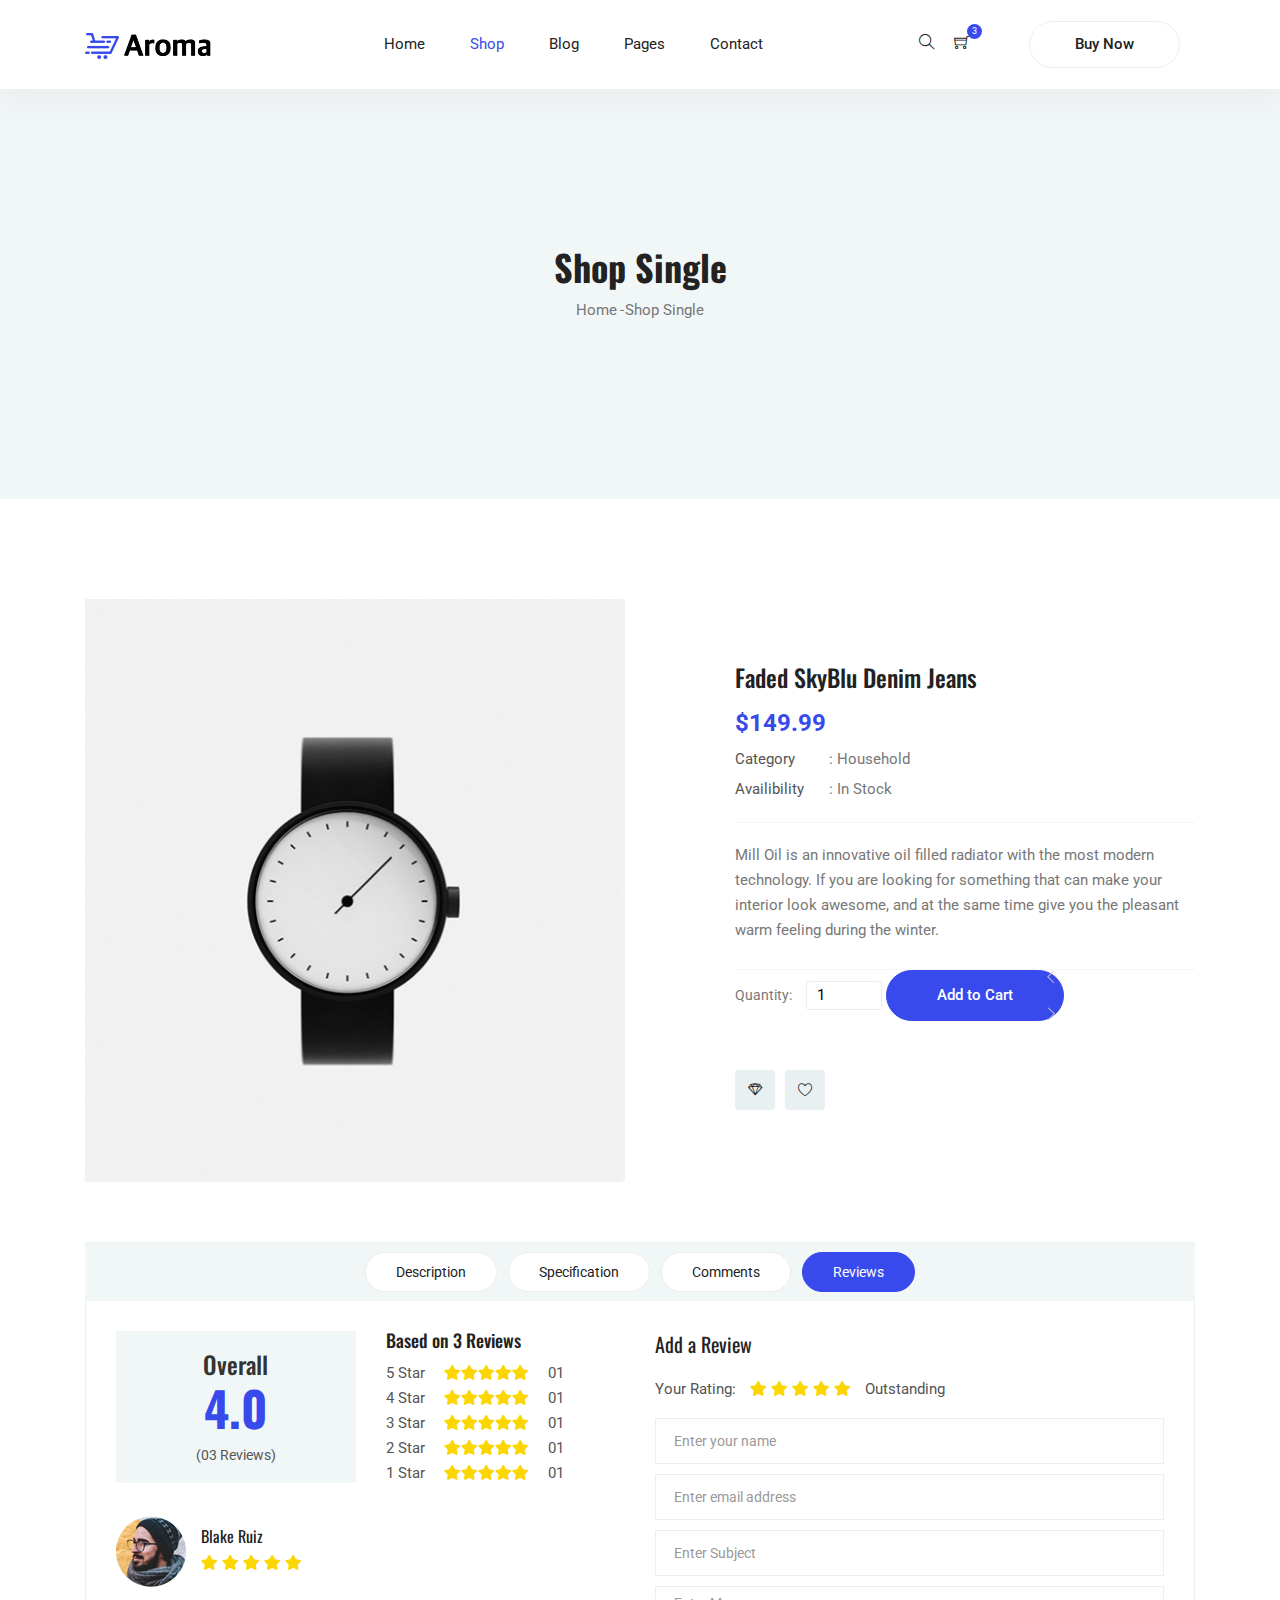
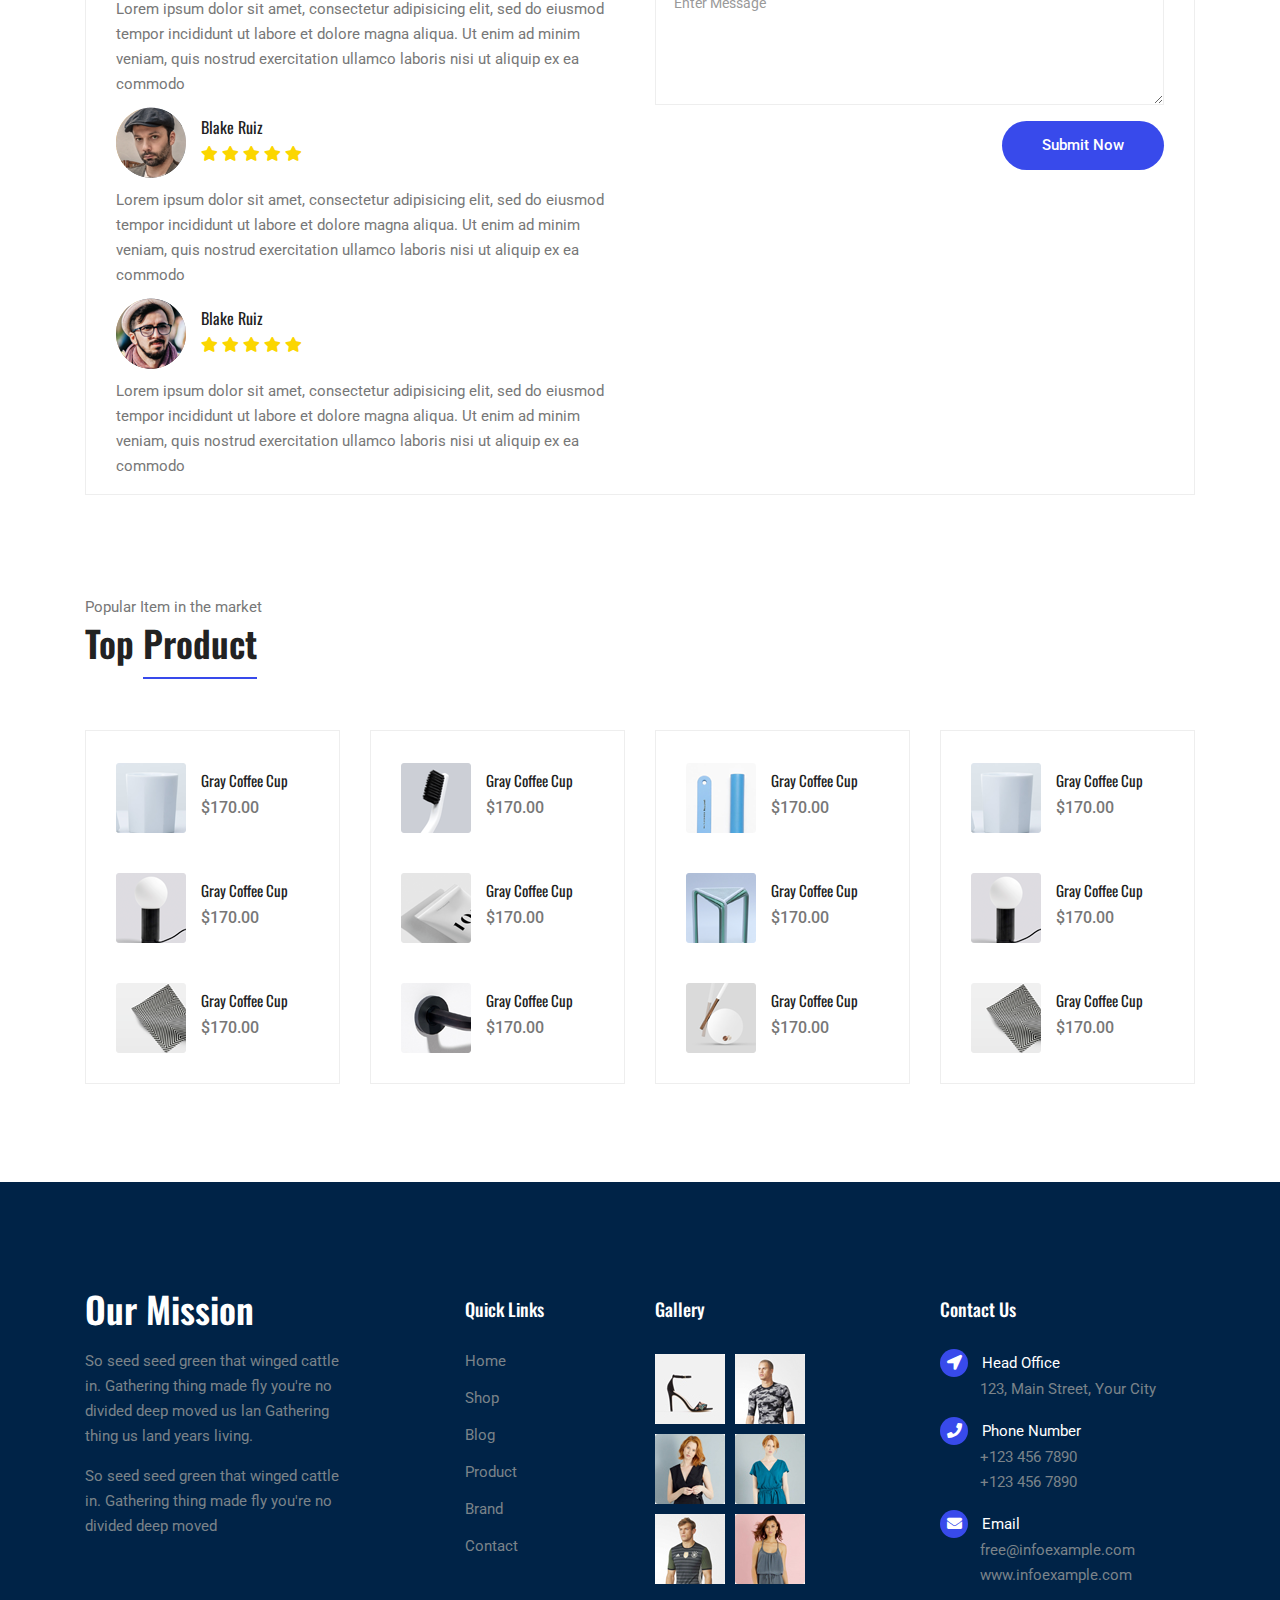
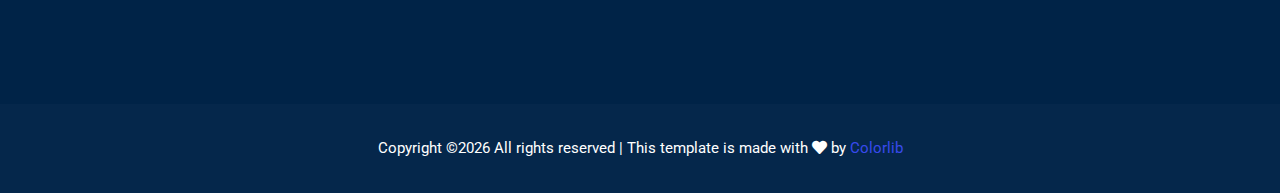
<file: single-product.html>
<!DOCTYPE html>
<html lang="en">
<head>
  <meta charset="UTF-8">
  <meta name="viewport" content="width=device-width, initial-scale=1.0">
  <meta http-equiv="X-UA-Compatible" content="ie=edge">
  <title>Aroma Shop - Product Details</title>
	<link rel="icon" href="img/Fevicon.png" type="image/png">
  <link rel="stylesheet" href="vendors/bootstrap/bootstrap.min.css">
  <link rel="stylesheet" href="vendors/fontawesome/css/all.min.css">
	<link rel="stylesheet" href="vendors/themify-icons/themify-icons.css">
	<link rel="stylesheet" href="vendors/linericon/style.css">
  <link rel="stylesheet" href="vendors/nice-select/nice-select.css">
  <link rel="stylesheet" href="vendors/owl-carousel/owl.theme.default.min.css">
  <link rel="stylesheet" href="vendors/owl-carousel/owl.carousel.min.css">

  <link rel="stylesheet" href="css/style.css">
</head>
<body>
	<!--================ Start Header Menu Area =================-->
	<header class="header_area">
    <div class="main_menu">
      <nav class="navbar navbar-expand-lg navbar-light">
        <div class="container">
          <a class="navbar-brand logo_h" href="index.html"><img src="img/logo.png" alt=""></a>
          <button class="navbar-toggler" type="button" data-toggle="collapse" data-target="#navbarSupportedContent"
            aria-controls="navbarSupportedContent" aria-expanded="false" aria-label="Toggle navigation">
            <span class="icon-bar"></span>
            <span class="icon-bar"></span>
            <span class="icon-bar"></span>
          </button>
          <div class="collapse navbar-collapse offset" id="navbarSupportedContent">
            <ul class="nav navbar-nav menu_nav ml-auto mr-auto">
              <li class="nav-item"><a class="nav-link" href="index.html">Home</a></li>
              <li class="nav-item active submenu dropdown">
                <a href="#" class="nav-link dropdown-toggle" data-toggle="dropdown" role="button" aria-haspopup="true"
                  aria-expanded="false">Shop</a>
                <ul class="dropdown-menu">
                  <li class="nav-item"><a class="nav-link" href="category.html">Shop Category</a></li>
                  <li class="nav-item"><a class="nav-link" href="single-product.html">Product Details</a></li>
                  <li class="nav-item"><a class="nav-link" href="checkout.html">Product Checkout</a></li>
                  <li class="nav-item"><a class="nav-link" href="confirmation.html">Confirmation</a></li>
                  <li class="nav-item"><a class="nav-link" href="cart.html">Shopping Cart</a></li>
                </ul>
							</li>
              <li class="nav-item submenu dropdown">
                <a href="#" class="nav-link dropdown-toggle" data-toggle="dropdown" role="button" aria-haspopup="true"
                  aria-expanded="false">Blog</a>
                <ul class="dropdown-menu">
                  <li class="nav-item"><a class="nav-link" href="blog.html">Blog</a></li>
                  <li class="nav-item"><a class="nav-link" href="single-blog.html">Blog Details</a></li>
                </ul>
							</li>
							<li class="nav-item submenu dropdown">
                <a href="#" class="nav-link dropdown-toggle" data-toggle="dropdown" role="button" aria-haspopup="true"
                  aria-expanded="false">Pages</a>
                <ul class="dropdown-menu">
									<li class="nav-item"><a class="nav-link" href="login.html">Login</a></li>
                  <li class="nav-item"><a class="nav-link" href="register.html">Register</a></li>									
                  <li class="nav-item"><a class="nav-link" href="tracking-order.html">Tracking</a></li>
                </ul>
              </li>
              <li class="nav-item"><a class="nav-link" href="contact.html">Contact</a></li>
            </ul>

            <ul class="nav-shop">
              <li class="nav-item"><button><i class="ti-search"></i></button></li>
              <li class="nav-item"><button><i class="ti-shopping-cart"></i><span class="nav-shop__circle">3</span></button> </li>
              <li class="nav-item"><a class="button button-header" href="#">Buy Now</a></li>
            </ul>
          </div>
        </div>
      </nav>
    </div>
  </header>
	<!--================ End Header Menu Area =================-->
	
	<!-- ================ start banner area ================= -->	
	<section class="blog-banner-area" id="blog">
		<div class="container h-100">
			<div class="blog-banner">
				<div class="text-center">
					<h1>Shop Single</h1>
					<nav aria-label="breadcrumb" class="banner-breadcrumb">
            <ol class="breadcrumb">
              <li class="breadcrumb-item"><a href="#">Home</a></li>
              <li class="breadcrumb-item active" aria-current="page">Shop Single</li>
            </ol>
          </nav>
				</div>
			</div>
    </div>
	</section>
	<!-- ================ end banner area ================= -->


  <!--================Single Product Area =================-->
	<div class="product_image_area">
		<div class="container">
			<div class="row s_product_inner">
				<div class="col-lg-6">
					<div class="owl-carousel owl-theme s_Product_carousel">
						<div class="single-prd-item">
							<img class="img-fluid" src="img/category/s-p1.jpg" alt="">
						</div>
						<!-- <div class="single-prd-item">
							<img class="img-fluid" src="img/category/s-p1.jpg" alt="">
						</div>
						<div class="single-prd-item">
							<img class="img-fluid" src="img/category/s-p1.jpg" alt="">
						</div> -->
					</div>
				</div>
				<div class="col-lg-5 offset-lg-1">
					<div class="s_product_text">
						<h3>Faded SkyBlu Denim Jeans</h3>
						<h2>$149.99</h2>
						<ul class="list">
							<li><a class="active" href="#"><span>Category</span> : Household</a></li>
							<li><a href="#"><span>Availibility</span> : In Stock</a></li>
						</ul>
						<p>Mill Oil is an innovative oil filled radiator with the most modern technology. If you are looking for
							something that can make your interior look awesome, and at the same time give you the pleasant warm feeling
							during the winter.</p>
						<div class="product_count">
              <label for="qty">Quantity:</label>
              <button onclick="var result = document.getElementById('sst'); var sst = result.value; if( !isNaN( sst )) result.value++;return false;"
							 class="increase items-count" type="button"><i class="ti-angle-left"></i></button>
							<input type="text" name="qty" id="sst" size="2" maxlength="12" value="1" title="Quantity:" class="input-text qty">
							<button onclick="var result = document.getElementById('sst'); var sst = result.value; if( !isNaN( sst ) &amp;&amp; sst > 0 ) result.value--;return false;"
               class="reduced items-count" type="button"><i class="ti-angle-right"></i></button>
							<a class="button primary-btn" href="#">Add to Cart</a>               
						</div>
						<div class="card_area d-flex align-items-center">
							<a class="icon_btn" href="#"><i class="lnr lnr lnr-diamond"></i></a>
							<a class="icon_btn" href="#"><i class="lnr lnr lnr-heart"></i></a>
						</div>
					</div>
				</div>
			</div>
		</div>
	</div>
	<!--================End Single Product Area =================-->

	<!--================Product Description Area =================-->
	<section class="product_description_area">
		<div class="container">
			<ul class="nav nav-tabs" id="myTab" role="tablist">
				<li class="nav-item">
					<a class="nav-link" id="home-tab" data-toggle="tab" href="#home" role="tab" aria-controls="home" aria-selected="true">Description</a>
				</li>
				<li class="nav-item">
					<a class="nav-link" id="profile-tab" data-toggle="tab" href="#profile" role="tab" aria-controls="profile"
					 aria-selected="false">Specification</a>
				</li>
				<li class="nav-item">
					<a class="nav-link" id="contact-tab" data-toggle="tab" href="#contact" role="tab" aria-controls="contact"
					 aria-selected="false">Comments</a>
				</li>
				<li class="nav-item">
					<a class="nav-link active" id="review-tab" data-toggle="tab" href="#review" role="tab" aria-controls="review"
					 aria-selected="false">Reviews</a>
				</li>
			</ul>
			<div class="tab-content" id="myTabContent">
				<div class="tab-pane fade" id="home" role="tabpanel" aria-labelledby="home-tab">
					<p>Beryl Cook is one of Britain’s most talented and amusing artists .Beryl’s pictures feature women of all shapes
						and sizes enjoying themselves .Born between the two world wars, Beryl Cook eventually left Kendrick School in
						Reading at the age of 15, where she went to secretarial school and then into an insurance office. After moving to
						London and then Hampton, she eventually married her next door neighbour from Reading, John Cook. He was an
						officer in the Merchant Navy and after he left the sea in 1956, they bought a pub for a year before John took a
						job in Southern Rhodesia with a motor company. Beryl bought their young son a box of watercolours, and when
						showing him how to use it, she decided that she herself quite enjoyed painting. John subsequently bought her a
						child’s painting set for her birthday and it was with this that she produced her first significant work, a
						half-length portrait of a dark-skinned lady with a vacant expression and large drooping breasts. It was aptly
						named ‘Hangover’ by Beryl’s husband and</p>
					<p>It is often frustrating to attempt to plan meals that are designed for one. Despite this fact, we are seeing
						more and more recipe books and Internet websites that are dedicated to the act of cooking for one. Divorce and
						the death of spouses or grown children leaving for college are all reasons that someone accustomed to cooking for
						more than one would suddenly need to learn how to adjust all the cooking practices utilized before into a
						streamlined plan of cooking that is more efficient for one person creating less</p>
				</div>
				<div class="tab-pane fade" id="profile" role="tabpanel" aria-labelledby="profile-tab">
					<div class="table-responsive">
						<table class="table">
							<tbody>
								<tr>
									<td>
										<h5>Width</h5>
									</td>
									<td>
										<h5>128mm</h5>
									</td>
								</tr>
								<tr>
									<td>
										<h5>Height</h5>
									</td>
									<td>
										<h5>508mm</h5>
									</td>
								</tr>
								<tr>
									<td>
										<h5>Depth</h5>
									</td>
									<td>
										<h5>85mm</h5>
									</td>
								</tr>
								<tr>
									<td>
										<h5>Weight</h5>
									</td>
									<td>
										<h5>52gm</h5>
									</td>
								</tr>
								<tr>
									<td>
										<h5>Quality checking</h5>
									</td>
									<td>
										<h5>yes</h5>
									</td>
								</tr>
								<tr>
									<td>
										<h5>Freshness Duration</h5>
									</td>
									<td>
										<h5>03days</h5>
									</td>
								</tr>
								<tr>
									<td>
										<h5>When packeting</h5>
									</td>
									<td>
										<h5>Without touch of hand</h5>
									</td>
								</tr>
								<tr>
									<td>
										<h5>Each Box contains</h5>
									</td>
									<td>
										<h5>60pcs</h5>
									</td>
								</tr>
							</tbody>
						</table>
					</div>
				</div>
				<div class="tab-pane fade" id="contact" role="tabpanel" aria-labelledby="contact-tab">
					<div class="row">
						<div class="col-lg-6">
							<div class="comment_list">
								<div class="review_item">
									<div class="media">
										<div class="d-flex">
											<img src="img/product/review-1.png" alt="">
										</div>
										<div class="media-body">
											<h4>Blake Ruiz</h4>
											<h5>12th Feb, 2018 at 05:56 pm</h5>
											<a class="reply_btn" href="#">Reply</a>
										</div>
									</div>
									<p>Lorem ipsum dolor sit amet, consectetur adipisicing elit, sed do eiusmod tempor incididunt ut labore et
										dolore magna aliqua. Ut enim ad minim veniam, quis nostrud exercitation ullamco laboris nisi ut aliquip ex ea
										commodo</p>
								</div>
								<div class="review_item reply">
									<div class="media">
										<div class="d-flex">
											<img src="img/product/review-2.png" alt="">
										</div>
										<div class="media-body">
											<h4>Blake Ruiz</h4>
											<h5>12th Feb, 2018 at 05:56 pm</h5>
											<a class="reply_btn" href="#">Reply</a>
										</div>
									</div>
									<p>Lorem ipsum dolor sit amet, consectetur adipisicing elit, sed do eiusmod tempor incididunt ut labore et
										dolore magna aliqua. Ut enim ad minim veniam, quis nostrud exercitation ullamco laboris nisi ut aliquip ex ea
										commodo</p>
								</div>
								<div class="review_item">
									<div class="media">
										<div class="d-flex">
											<img src="img/product/review-3.png" alt="">
										</div>
										<div class="media-body">
											<h4>Blake Ruiz</h4>
											<h5>12th Feb, 2018 at 05:56 pm</h5>
											<a class="reply_btn" href="#">Reply</a>
										</div>
									</div>
									<p>Lorem ipsum dolor sit amet, consectetur adipisicing elit, sed do eiusmod tempor incididunt ut labore et
										dolore magna aliqua. Ut enim ad minim veniam, quis nostrud exercitation ullamco laboris nisi ut aliquip ex ea
										commodo</p>
								</div>
							</div>
						</div>
						<div class="col-lg-6">
							<div class="review_box">
								<h4>Post a comment</h4>
								<form class="row contact_form" action="contact_process.php" method="post" id="contactForm" novalidate="novalidate">
									<div class="col-md-12">
										<div class="form-group">
											<input type="text" class="form-control" id="name" name="name" placeholder="Your Full name">
										</div>
									</div>
									<div class="col-md-12">
										<div class="form-group">
											<input type="email" class="form-control" id="email" name="email" placeholder="Email Address">
										</div>
									</div>
									<div class="col-md-12">
										<div class="form-group">
											<input type="text" class="form-control" id="number" name="number" placeholder="Phone Number">
										</div>
									</div>
									<div class="col-md-12">
										<div class="form-group">
											<textarea class="form-control" name="message" id="message" rows="1" placeholder="Message"></textarea>
										</div>
									</div>
									<div class="col-md-12 text-right">
										<button type="submit" value="submit" class="btn primary-btn">Submit Now</button>
									</div>
								</form>
							</div>
						</div>
					</div>
				</div>
				<div class="tab-pane fade show active" id="review" role="tabpanel" aria-labelledby="review-tab">
					<div class="row">
						<div class="col-lg-6">
							<div class="row total_rate">
								<div class="col-6">
									<div class="box_total">
										<h5>Overall</h5>
										<h4>4.0</h4>
										<h6>(03 Reviews)</h6>
									</div>
								</div>
								<div class="col-6">
									<div class="rating_list">
										<h3>Based on 3 Reviews</h3>
										<ul class="list">
											<li><a href="#">5 Star <i class="fa fa-star"></i><i class="fa fa-star"></i><i class="fa fa-star"></i><i
													 class="fa fa-star"></i><i class="fa fa-star"></i> 01</a></li>
											<li><a href="#">4 Star <i class="fa fa-star"></i><i class="fa fa-star"></i><i class="fa fa-star"></i><i
													 class="fa fa-star"></i><i class="fa fa-star"></i> 01</a></li>
											<li><a href="#">3 Star <i class="fa fa-star"></i><i class="fa fa-star"></i><i class="fa fa-star"></i><i
													 class="fa fa-star"></i><i class="fa fa-star"></i> 01</a></li>
											<li><a href="#">2 Star <i class="fa fa-star"></i><i class="fa fa-star"></i><i class="fa fa-star"></i><i
													 class="fa fa-star"></i><i class="fa fa-star"></i> 01</a></li>
											<li><a href="#">1 Star <i class="fa fa-star"></i><i class="fa fa-star"></i><i class="fa fa-star"></i><i
													 class="fa fa-star"></i><i class="fa fa-star"></i> 01</a></li>
										</ul>
									</div>
								</div>
							</div>
							<div class="review_list">
								<div class="review_item">
									<div class="media">
										<div class="d-flex">
											<img src="img/product/review-1.png" alt="">
										</div>
										<div class="media-body">
											<h4>Blake Ruiz</h4>
											<i class="fa fa-star"></i>
											<i class="fa fa-star"></i>
											<i class="fa fa-star"></i>
											<i class="fa fa-star"></i>
											<i class="fa fa-star"></i>
										</div>
									</div>
									<p>Lorem ipsum dolor sit amet, consectetur adipisicing elit, sed do eiusmod tempor incididunt ut labore et
										dolore magna aliqua. Ut enim ad minim veniam, quis nostrud exercitation ullamco laboris nisi ut aliquip ex ea
										commodo</p>
								</div>
								<div class="review_item">
									<div class="media">
										<div class="d-flex">
											<img src="img/product/review-2.png" alt="">
										</div>
										<div class="media-body">
											<h4>Blake Ruiz</h4>
											<i class="fa fa-star"></i>
											<i class="fa fa-star"></i>
											<i class="fa fa-star"></i>
											<i class="fa fa-star"></i>
											<i class="fa fa-star"></i>
										</div>
									</div>
									<p>Lorem ipsum dolor sit amet, consectetur adipisicing elit, sed do eiusmod tempor incididunt ut labore et
										dolore magna aliqua. Ut enim ad minim veniam, quis nostrud exercitation ullamco laboris nisi ut aliquip ex ea
										commodo</p>
								</div>
								<div class="review_item">
									<div class="media">
										<div class="d-flex">
											<img src="img/product/review-3.png" alt="">
										</div>
										<div class="media-body">
											<h4>Blake Ruiz</h4>
											<i class="fa fa-star"></i>
											<i class="fa fa-star"></i>
											<i class="fa fa-star"></i>
											<i class="fa fa-star"></i>
											<i class="fa fa-star"></i>
										</div>
									</div>
									<p>Lorem ipsum dolor sit amet, consectetur adipisicing elit, sed do eiusmod tempor incididunt ut labore et
										dolore magna aliqua. Ut enim ad minim veniam, quis nostrud exercitation ullamco laboris nisi ut aliquip ex ea
										commodo</p>
								</div>
							</div>
						</div>
						<div class="col-lg-6">
							<div class="review_box">
								<h4>Add a Review</h4>
								<p>Your Rating:</p>
								<ul class="list">
									<li><a href="#"><i class="fa fa-star"></i></a></li>
									<li><a href="#"><i class="fa fa-star"></i></a></li>
									<li><a href="#"><i class="fa fa-star"></i></a></li>
									<li><a href="#"><i class="fa fa-star"></i></a></li>
									<li><a href="#"><i class="fa fa-star"></i></a></li>
								</ul>
								<p>Outstanding</p>
                <form action="#/" class="form-contact form-review mt-3">
                  <div class="form-group">
                    <input class="form-control" name="name" type="text" placeholder="Enter your name" required>
                  </div>
                  <div class="form-group">
                    <input class="form-control" name="email" type="email" placeholder="Enter email address" required>
                  </div>
                  <div class="form-group">
                    <input class="form-control" name="subject" type="text" placeholder="Enter Subject">
                  </div>
                  <div class="form-group">
                    <textarea class="form-control different-control w-100" name="textarea" id="textarea" cols="30" rows="5" placeholder="Enter Message"></textarea>
                  </div>
                  <div class="form-group text-center text-md-right mt-3">
                    <button type="submit" class="button button--active button-review">Submit Now</button>
                  </div>
                </form>
							</div>
						</div>
					</div>
				</div>
			</div>
		</div>
	</section>
	<!--================End Product Description Area =================-->

	<!--================ Start related Product area =================-->  
	<section class="related-product-area section-margin--small mt-0">
		<div class="container">
			<div class="section-intro pb-60px">
        <p>Popular Item in the market</p>
        <h2>Top <span class="section-intro__style">Product</span></h2>
      </div>
			<div class="row mt-30">
        <div class="col-sm-6 col-xl-3 mb-4 mb-xl-0">
          <div class="single-search-product-wrapper">
            <div class="single-search-product d-flex">
              <a href="#"><img src="img/product/product-sm-1.png" alt=""></a>
              <div class="desc">
                  <a href="#" class="title">Gray Coffee Cup</a>
                  <div class="price">$170.00</div>
              </div>
            </div>
            <div class="single-search-product d-flex">
              <a href="#"><img src="img/product/product-sm-2.png" alt=""></a>
              <div class="desc">
                <a href="#" class="title">Gray Coffee Cup</a>
                <div class="price">$170.00</div>
              </div>
            </div>
            <div class="single-search-product d-flex">
              <a href="#"><img src="img/product/product-sm-3.png" alt=""></a>
              <div class="desc">
                <a href="#" class="title">Gray Coffee Cup</a>
                <div class="price">$170.00</div>
              </div>
            </div>
          </div>
        </div>

        <div class="col-sm-6 col-xl-3 mb-4 mb-xl-0">
          <div class="single-search-product-wrapper">
            <div class="single-search-product d-flex">
              <a href="#"><img src="img/product/product-sm-4.png" alt=""></a>
              <div class="desc">
                  <a href="#" class="title">Gray Coffee Cup</a>
                  <div class="price">$170.00</div>
              </div>
            </div>
            <div class="single-search-product d-flex">
              <a href="#"><img src="img/product/product-sm-5.png" alt=""></a>
              <div class="desc">
                <a href="#" class="title">Gray Coffee Cup</a>
                <div class="price">$170.00</div>
              </div>
            </div>
            <div class="single-search-product d-flex">
              <a href="#"><img src="img/product/product-sm-6.png" alt=""></a>
              <div class="desc">
                <a href="#" class="title">Gray Coffee Cup</a>
                <div class="price">$170.00</div>
              </div>
            </div>
          </div>
        </div>

        <div class="col-sm-6 col-xl-3 mb-4 mb-xl-0">
          <div class="single-search-product-wrapper">
            <div class="single-search-product d-flex">
              <a href="#"><img src="img/product/product-sm-7.png" alt=""></a>
              <div class="desc">
                  <a href="#" class="title">Gray Coffee Cup</a>
                  <div class="price">$170.00</div>
              </div>
            </div>
            <div class="single-search-product d-flex">
              <a href="#"><img src="img/product/product-sm-8.png" alt=""></a>
              <div class="desc">
                <a href="#" class="title">Gray Coffee Cup</a>
                <div class="price">$170.00</div>
              </div>
            </div>
            <div class="single-search-product d-flex">
              <a href="#"><img src="img/product/product-sm-9.png" alt=""></a>
              <div class="desc">
                <a href="#" class="title">Gray Coffee Cup</a>
                <div class="price">$170.00</div>
              </div>
            </div>
          </div>
        </div>

        <div class="col-sm-6 col-xl-3 mb-4 mb-xl-0">
          <div class="single-search-product-wrapper">
            <div class="single-search-product d-flex">
              <a href="#"><img src="img/product/product-sm-1.png" alt=""></a>
              <div class="desc">
                  <a href="#" class="title">Gray Coffee Cup</a>
                  <div class="price">$170.00</div>
              </div>
            </div>
            <div class="single-search-product d-flex">
              <a href="#"><img src="img/product/product-sm-2.png" alt=""></a>
              <div class="desc">
                <a href="#" class="title">Gray Coffee Cup</a>
                <div class="price">$170.00</div>
              </div>
            </div>
            <div class="single-search-product d-flex">
              <a href="#"><img src="img/product/product-sm-3.png" alt=""></a>
              <div class="desc">
                <a href="#" class="title">Gray Coffee Cup</a>
                <div class="price">$170.00</div>
              </div>
            </div>
          </div>
        </div>
      </div>
		</div>
	</section>
	<!--================ end related Product area =================-->  	

  <!--================ Start footer Area  =================-->	
	<footer>
		<div class="footer-area footer-only">
			<div class="container">
				<div class="row section_gap">
					<div class="col-lg-3 col-md-6 col-sm-6">
						<div class="single-footer-widget tp_widgets ">
							<h4 class="footer_title large_title">Our Mission</h4>
							<p>
								So seed seed green that winged cattle in. Gathering thing made fly you're no 
								divided deep moved us lan Gathering thing us land years living.
							</p>
							<p>
								So seed seed green that winged cattle in. Gathering thing made fly you're no divided deep moved 
							</p>
						</div>
					</div>
					<div class="offset-lg-1 col-lg-2 col-md-6 col-sm-6">
						<div class="single-footer-widget tp_widgets">
							<h4 class="footer_title">Quick Links</h4>
							<ul class="list">
								<li><a href="#">Home</a></li>
								<li><a href="#">Shop</a></li>
								<li><a href="#">Blog</a></li>
								<li><a href="#">Product</a></li>
								<li><a href="#">Brand</a></li>
								<li><a href="#">Contact</a></li>
							</ul>
						</div>
					</div>
					<div class="col-lg-2 col-md-6 col-sm-6">
						<div class="single-footer-widget instafeed">
							<h4 class="footer_title">Gallery</h4>
							<ul class="list instafeed d-flex flex-wrap">
								<li><img src="img/gallery/r1.jpg" alt=""></li>
								<li><img src="img/gallery/r2.jpg" alt=""></li>
								<li><img src="img/gallery/r3.jpg" alt=""></li>
								<li><img src="img/gallery/r5.jpg" alt=""></li>
								<li><img src="img/gallery/r7.jpg" alt=""></li>
								<li><img src="img/gallery/r8.jpg" alt=""></li>
							</ul>
						</div>
					</div>
					<div class="offset-lg-1 col-lg-3 col-md-6 col-sm-6">
						<div class="single-footer-widget tp_widgets">
							<h4 class="footer_title">Contact Us</h4>
							<div class="ml-40">
								<p class="sm-head">
									<span class="fa fa-location-arrow"></span>
									Head Office
								</p>
								<p>123, Main Street, Your City</p>
	
								<p class="sm-head">
									<span class="fa fa-phone"></span>
									Phone Number
								</p>
								<p>
									+123 456 7890 <br>
									+123 456 7890
								</p>
	
								<p class="sm-head">
									<span class="fa fa-envelope"></span>
									Email
								</p>
								<p>
									free@infoexample.com <br>
									www.infoexample.com
								</p>
							</div>
						</div>
					</div>
				</div>
			</div>
		</div>

		<div class="footer-bottom">
			<div class="container">
				<div class="row d-flex">
					<p class="col-lg-12 footer-text text-center">
						<!-- Link back to Colorlib can't be removed. Template is licensed under CC BY 3.0. -->
Copyright &copy;<script>document.write(new Date().getFullYear());</script> All rights reserved | This template is made with <i class="fa fa-heart" aria-hidden="true"></i> by <a href="https://colorlib.com" target="_blank">Colorlib</a>
<!-- Link back to Colorlib can't be removed. Template is licensed under CC BY 3.0. --></p>
				</div>
			</div>
		</div>
	</footer>
	<!--================ End footer Area  =================-->



  <script src="vendors/jquery/jquery-3.2.1.min.js"></script>
  <script src="vendors/bootstrap/bootstrap.bundle.min.js"></script>
  <script src="vendors/skrollr.min.js"></script>
  <script src="vendors/owl-carousel/owl.carousel.min.js"></script>
  <script src="vendors/nice-select/jquery.nice-select.min.js"></script>
  <script src="vendors/jquery.ajaxchimp.min.js"></script>
  <script src="vendors/mail-script.js"></script>
  <script src="js/main.js"></script>
</body>
</html>
</file>
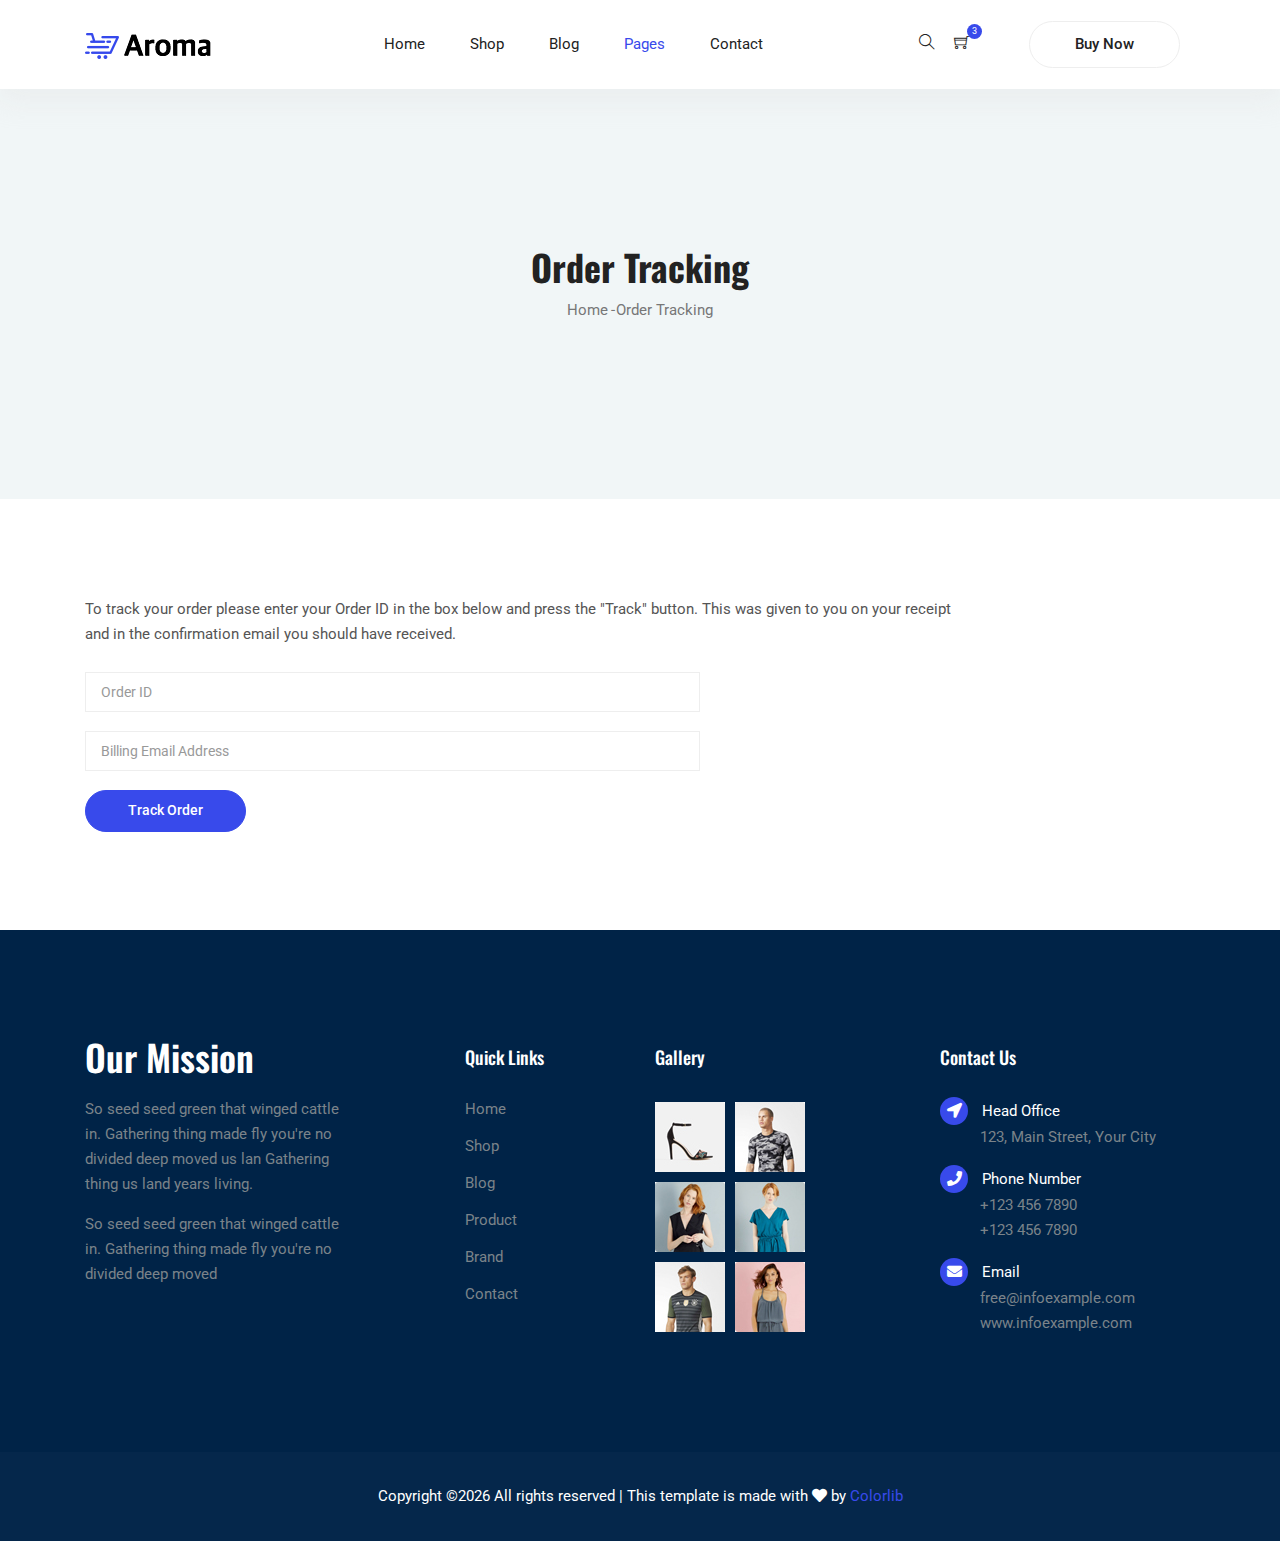
<file: tracking-order.html>
<!DOCTYPE html>
<html lang="en">
<head>
  <meta charset="UTF-8">
  <meta name="viewport" content="width=device-width, initial-scale=1.0">
  <meta http-equiv="X-UA-Compatible" content="ie=edge">
  <title>Aroma Shop - Order Tracking</title>
	<link rel="icon" href="img/Fevicon.png" type="image/png">
  <link rel="stylesheet" href="vendors/bootstrap/bootstrap.min.css">
  <link rel="stylesheet" href="vendors/fontawesome/css/all.min.css">
	<link rel="stylesheet" href="vendors/themify-icons/themify-icons.css">
	<link rel="stylesheet" href="vendors/linericon/style.css">
  <link rel="stylesheet" href="vendors/owl-carousel/owl.theme.default.min.css">
  <link rel="stylesheet" href="vendors/owl-carousel/owl.carousel.min.css">
  <link rel="stylesheet" href="vendors/nice-select/nice-select.css">
  <link rel="stylesheet" href="vendors/nouislider/nouislider.min.css">

  <link rel="stylesheet" href="css/style.css">
</head>
<body>
	<!--================ Start Header Menu Area =================-->
	<header class="header_area">
    <div class="main_menu">
      <nav class="navbar navbar-expand-lg navbar-light">
        <div class="container">
          <a class="navbar-brand logo_h" href="index.html"><img src="img/logo.png" alt=""></a>
          <button class="navbar-toggler" type="button" data-toggle="collapse" data-target="#navbarSupportedContent"
            aria-controls="navbarSupportedContent" aria-expanded="false" aria-label="Toggle navigation">
            <span class="icon-bar"></span>
            <span class="icon-bar"></span>
            <span class="icon-bar"></span>
          </button>
          <div class="collapse navbar-collapse offset" id="navbarSupportedContent">
            <ul class="nav navbar-nav menu_nav ml-auto mr-auto">
              <li class="nav-item"><a class="nav-link" href="index.html">Home</a></li>
              <li class="nav-item submenu dropdown">
                <a href="#" class="nav-link dropdown-toggle" data-toggle="dropdown" role="button" aria-haspopup="true"
                  aria-expanded="false">Shop</a>
                <ul class="dropdown-menu">
                  <li class="nav-item"><a class="nav-link" href="category.html">Shop Category</a></li>
                  <li class="nav-item"><a class="nav-link" href="single-product.html">Blog Details</a></li>
                  <li class="nav-item"><a class="nav-link" href="checkout.html">Product Checkout</a></li>
                  <li class="nav-item"><a class="nav-link" href="confirmation.html">Confirmation</a></li>
                  <li class="nav-item"><a class="nav-link" href="cart.html">Shopping Cart</a></li>
                </ul>
							</li>
              <li class="nav-item submenu dropdown">
                <a href="#" class="nav-link dropdown-toggle" data-toggle="dropdown" role="button" aria-haspopup="true"
                  aria-expanded="false">Blog</a>
                <ul class="dropdown-menu">
                  <li class="nav-item"><a class="nav-link" href="blog.html">Blog</a></li>
                  <li class="nav-item"><a class="nav-link" href="single-blog.html">Blog Details</a></li>
                </ul>
							</li>
							<li class="nav-item active submenu dropdown">
                <a href="#" class="nav-link dropdown-toggle" data-toggle="dropdown" role="button" aria-haspopup="true"
                  aria-expanded="false">Pages</a>
                <ul class="dropdown-menu">
									<li class="nav-item"><a class="nav-link" href="login.html">Login</a></li>
                  <li class="nav-item"><a class="nav-link" href="register.html">Register</a></li>									
                  <li class="nav-item"><a class="nav-link" href="tracking-order.html">Tracking</a></li>
                </ul>
              </li>
              <li class="nav-item"><a class="nav-link" href="contact.html">Contact</a></li>
            </ul>

            <ul class="nav-shop">
              <li class="nav-item"><button><i class="ti-search"></i></button></li>
              <li class="nav-item"><button><i class="ti-shopping-cart"></i><span class="nav-shop__circle">3</span></button> </li>
              <li class="nav-item"><a class="button button-header" href="#">Buy Now</a></li>
            </ul>
          </div>
        </div>
      </nav>
    </div>
  </header>
	<!--================ End Header Menu Area =================-->
  
	<!-- ================ start banner area ================= -->	
	<section class="blog-banner-area" id="category">
		<div class="container h-100">
			<div class="blog-banner">
				<div class="text-center">
					<h1>Order Tracking</h1>
					<nav aria-label="breadcrumb" class="banner-breadcrumb">
            <ol class="breadcrumb">
              <li class="breadcrumb-item"><a href="#">Home</a></li>
              <li class="breadcrumb-item active" aria-current="page">Order Tracking</li>
            </ol>
          </nav>
				</div>
			</div>
    </div>
	</section>
	<!-- ================ end banner area ================= -->
  
  
  <!--================Tracking Box Area =================-->
  <section class="tracking_box_area section-margin--small">
      <div class="container">
          <div class="tracking_box_inner">
              <p>To track your order please enter your Order ID in the box below and press the "Track" button. This
                  was given to you on your receipt and in the confirmation email you should have received.</p>
              <form class="row tracking_form" action="#" method="post" novalidate="novalidate">
                  <div class="col-md-12 form-group">
                      <input type="text" class="form-control" id="order" name="order" placeholder="Order ID" onfocus="this.placeholder = ''" onblur="this.placeholder = 'Order ID'">
                  </div>
                  <div class="col-md-12 form-group">
                      <input type="email" class="form-control" id="email" name="email" placeholder="Billing Email Address" onfocus="this.placeholder = ''" onblur="this.placeholder = 'Billing Email Address'">
                  </div>
                  <div class="col-md-12 form-group">
                      <button type="submit" value="submit" class="button button-tracking">Track Order</button>
                  </div>
              </form>
          </div>
      </div>
  </section>
  <!--================End Tracking Box Area =================-->



  <!--================ Start footer Area  =================-->	
	<footer>
		<div class="footer-area footer-only">
			<div class="container">
				<div class="row section_gap">
					<div class="col-lg-3 col-md-6 col-sm-6">
						<div class="single-footer-widget tp_widgets ">
							<h4 class="footer_title large_title">Our Mission</h4>
							<p>
								So seed seed green that winged cattle in. Gathering thing made fly you're no 
								divided deep moved us lan Gathering thing us land years living.
							</p>
							<p>
								So seed seed green that winged cattle in. Gathering thing made fly you're no divided deep moved 
							</p>
						</div>
					</div>
					<div class="offset-lg-1 col-lg-2 col-md-6 col-sm-6">
						<div class="single-footer-widget tp_widgets">
							<h4 class="footer_title">Quick Links</h4>
							<ul class="list">
								<li><a href="#">Home</a></li>
								<li><a href="#">Shop</a></li>
								<li><a href="#">Blog</a></li>
								<li><a href="#">Product</a></li>
								<li><a href="#">Brand</a></li>
								<li><a href="#">Contact</a></li>
							</ul>
						</div>
					</div>
					<div class="col-lg-2 col-md-6 col-sm-6">
						<div class="single-footer-widget instafeed">
							<h4 class="footer_title">Gallery</h4>
							<ul class="list instafeed d-flex flex-wrap">
								<li><img src="img/gallery/r1.jpg" alt=""></li>
								<li><img src="img/gallery/r2.jpg" alt=""></li>
								<li><img src="img/gallery/r3.jpg" alt=""></li>
								<li><img src="img/gallery/r5.jpg" alt=""></li>
								<li><img src="img/gallery/r7.jpg" alt=""></li>
								<li><img src="img/gallery/r8.jpg" alt=""></li>
							</ul>
						</div>
					</div>
					<div class="offset-lg-1 col-lg-3 col-md-6 col-sm-6">
						<div class="single-footer-widget tp_widgets">
							<h4 class="footer_title">Contact Us</h4>
							<div class="ml-40">
								<p class="sm-head">
									<span class="fa fa-location-arrow"></span>
									Head Office
								</p>
								<p>123, Main Street, Your City</p>
	
								<p class="sm-head">
									<span class="fa fa-phone"></span>
									Phone Number
								</p>
								<p>
									+123 456 7890 <br>
									+123 456 7890
								</p>
	
								<p class="sm-head">
									<span class="fa fa-envelope"></span>
									Email
								</p>
								<p>
									free@infoexample.com <br>
									www.infoexample.com
								</p>
							</div>
						</div>
					</div>
				</div>
			</div>
		</div>

		<div class="footer-bottom">
			<div class="container">
				<div class="row d-flex">
					<p class="col-lg-12 footer-text text-center">
						<!-- Link back to Colorlib can't be removed. Template is licensed under CC BY 3.0. -->
Copyright &copy;<script>document.write(new Date().getFullYear());</script> All rights reserved | This template is made with <i class="fa fa-heart" aria-hidden="true"></i> by <a href="https://colorlib.com" target="_blank">Colorlib</a>
<!-- Link back to Colorlib can't be removed. Template is licensed under CC BY 3.0. --></p>
				</div>
			</div>
		</div>
	</footer>
	<!--================ End footer Area  =================-->



  <script src="vendors/jquery/jquery-3.2.1.min.js"></script>
  <script src="vendors/bootstrap/bootstrap.bundle.min.js"></script>
  <script src="vendors/skrollr.min.js"></script>
  <script src="vendors/owl-carousel/owl.carousel.min.js"></script>
  <script src="vendors/nice-select/jquery.nice-select.min.js"></script>
  <script src="vendors/jquery.ajaxchimp.min.js"></script>
  <script src="vendors/mail-script.js"></script>
  <script src="js/main.js"></script>
</body>
</html>
</file>
<file: vendors/themify-icons/themify-icons.css>
@font-face {
	font-family: 'themify';
	src:url('fonts/themify.eot?-fvbane');
	src:url('fonts/themify.eot?#iefix-fvbane') format('embedded-opentype'),
		url('fonts/themify.woff?-fvbane') format('woff'),
		url('fonts/themify.ttf?-fvbane') format('truetype'),
		url('fonts/themify.svg?-fvbane#themify') format('svg');
	font-weight: normal;
	font-style: normal;
}

[class^="ti-"], [class*=" ti-"] {
	font-family: 'themify';
	speak: none;
	font-style: normal;
	font-weight: normal;
	font-variant: normal;
	text-transform: none;
	line-height: 1;

	/* Better Font Rendering =========== */
	-webkit-font-smoothing: antialiased;
	-moz-osx-font-smoothing: grayscale;
}

.ti-wand:before {
	content: "\e600";
}
.ti-volume:before {
	content: "\e601";
}
.ti-user:before {
	content: "\e602";
}
.ti-unlock:before {
	content: "\e603";
}
.ti-unlink:before {
	content: "\e604";
}
.ti-trash:before {
	content: "\e605";
}
.ti-thought:before {
	content: "\e606";
}
.ti-target:before {
	content: "\e607";
}
.ti-tag:before {
	content: "\e608";
}
.ti-tablet:before {
	content: "\e609";
}
.ti-star:before {
	content: "\e60a";
}
.ti-spray:before {
	content: "\e60b";
}
.ti-signal:before {
	content: "\e60c";
}
.ti-shopping-cart:before {
	content: "\e60d";
}
.ti-shopping-cart-full:before {
	content: "\e60e";
}
.ti-settings:before {
	content: "\e60f";
}
.ti-search:before {
	content: "\e610";
}
.ti-zoom-in:before {
	content: "\e611";
}
.ti-zoom-out:before {
	content: "\e612";
}
.ti-cut:before {
	content: "\e613";
}
.ti-ruler:before {
	content: "\e614";
}
.ti-ruler-pencil:before {
	content: "\e615";
}
.ti-ruler-alt:before {
	content: "\e616";
}
.ti-bookmark:before {
	content: "\e617";
}
.ti-bookmark-alt:before {
	content: "\e618";
}
.ti-reload:before {
	content: "\e619";
}
.ti-plus:before {
	content: "\e61a";
}
.ti-pin:before {
	content: "\e61b";
}
.ti-pencil:before {
	content: "\e61c";
}
.ti-pencil-alt:before {
	content: "\e61d";
}
.ti-paint-roller:before {
	content: "\e61e";
}
.ti-paint-bucket:before {
	content: "\e61f";
}
.ti-na:before {
	content: "\e620";
}
.ti-mobile:before {
	content: "\e621";
}
.ti-minus:before {
	content: "\e622";
}
.ti-medall:before {
	content: "\e623";
}
.ti-medall-alt:before {
	content: "\e624";
}
.ti-marker:before {
	content: "\e625";
}
.ti-marker-alt:before {
	content: "\e626";
}
.ti-arrow-up:before {
	content: "\e627";
}
.ti-arrow-right:before {
	content: "\e628";
}
.ti-arrow-left:before {
	content: "\e629";
}
.ti-arrow-down:before {
	content: "\e62a";
}
.ti-lock:before {
	content: "\e62b";
}
.ti-location-arrow:before {
	content: "\e62c";
}
.ti-link:before {
	content: "\e62d";
}
.ti-layout:before {
	content: "\e62e";
}
.ti-layers:before {
	content: "\e62f";
}
.ti-layers-alt:before {
	content: "\e630";
}
.ti-key:before {
	content: "\e631";
}
.ti-import:before {
	content: "\e632";
}
.ti-image:before {
	content: "\e633";
}
.ti-heart:before {
	content: "\e634";
}
.ti-heart-broken:before {
	content: "\e635";
}
.ti-hand-stop:before {
	content: "\e636";
}
.ti-hand-open:before {
	content: "\e637";
}
.ti-hand-drag:before {
	content: "\e638";
}
.ti-folder:before {
	content: "\e639";
}
.ti-flag:before {
	content: "\e63a";
}
.ti-flag-alt:before {
	content: "\e63b";
}
.ti-flag-alt-2:before {
	content: "\e63c";
}
.ti-eye:before {
	content: "\e63d";
}
.ti-export:before {
	content: "\e63e";
}
.ti-exchange-vertical:before {
	content: "\e63f";
}
.ti-desktop:before {
	content: "\e640";
}
.ti-cup:before {
	content: "\e641";
}
.ti-crown:before {
	content: "\e642";
}
.ti-comments:before {
	content: "\e643";
}
.ti-comment:before {
	content: "\e644";
}
.ti-comment-alt:before {
	content: "\e645";
}
.ti-close:before {
	content: "\e646";
}
.ti-clip:before {
	content: "\e647";
}
.ti-angle-up:before {
	content: "\e648";
}
.ti-angle-right:before {
	content: "\e649";
}
.ti-angle-left:before {
	content: "\e64a";
}
.ti-angle-down:before {
	content: "\e64b";
}
.ti-check:before {
	content: "\e64c";
}
.ti-check-box:before {
	content: "\e64d";
}
.ti-camera:before {
	content: "\e64e";
}
.ti-announcement:before {
	content: "\e64f";
}
.ti-brush:before {
	content: "\e650";
}
.ti-briefcase:before {
	content: "\e651";
}
.ti-bolt:before {
	content: "\e652";
}
.ti-bolt-alt:before {
	content: "\e653";
}
.ti-blackboard:before {
	content: "\e654";
}
.ti-bag:before {
	content: "\e655";
}
.ti-move:before {
	content: "\e656";
}
.ti-arrows-vertical:before {
	content: "\e657";
}
.ti-arrows-horizontal:before {
	content: "\e658";
}
.ti-fullscreen:before {
	content: "\e659";
}
.ti-arrow-top-right:before {
	content: "\e65a";
}
.ti-arrow-top-left:before {
	content: "\e65b";
}
.ti-arrow-circle-up:before {
	content: "\e65c";
}
.ti-arrow-circle-right:before {
	content: "\e65d";
}
.ti-arrow-circle-left:before {
	content: "\e65e";
}
.ti-arrow-circle-down:before {
	content: "\e65f";
}
.ti-angle-double-up:before {
	content: "\e660";
}
.ti-angle-double-right:before {
	content: "\e661";
}
.ti-angle-double-left:before {
	content: "\e662";
}
.ti-angle-double-down:before {
	content: "\e663";
}
.ti-zip:before {
	content: "\e664";
}
.ti-world:before {
	content: "\e665";
}
.ti-wheelchair:before {
	content: "\e666";
}
.ti-view-list:before {
	content: "\e667";
}
.ti-view-list-alt:before {
	content: "\e668";
}
.ti-view-grid:before {
	content: "\e669";
}
.ti-uppercase:before {
	content: "\e66a";
}
.ti-upload:before {
	content: "\e66b";
}
.ti-underline:before {
	content: "\e66c";
}
.ti-truck:before {
	content: "\e66d";
}
.ti-timer:before {
	content: "\e66e";
}
.ti-ticket:before {
	content: "\e66f";
}
.ti-thumb-up:before {
	content: "\e670";
}
.ti-thumb-down:before {
	content: "\e671";
}
.ti-text:before {
	content: "\e672";
}
.ti-stats-up:before {
	content: "\e673";
}
.ti-stats-down:before {
	content: "\e674";
}
.ti-split-v:before {
	content: "\e675";
}
.ti-split-h:before {
	content: "\e676";
}
.ti-smallcap:before {
	content: "\e677";
}
.ti-shine:before {
	content: "\e678";
}
.ti-shift-right:before {
	content: "\e679";
}
.ti-shift-left:before {
	content: "\e67a";
}
.ti-shield:before {
	content: "\e67b";
}
.ti-notepad:before {
	content: "\e67c";
}
.ti-server:before {
	content: "\e67d";
}
.ti-quote-right:before {
	content: "\e67e";
}
.ti-quote-left:before {
	content: "\e67f";
}
.ti-pulse:before {
	content: "\e680";
}
.ti-printer:before {
	content: "\e681";
}
.ti-power-off:before {
	content: "\e682";
}
.ti-plug:before {
	content: "\e683";
}
.ti-pie-chart:before {
	content: "\e684";
}
.ti-paragraph:before {
	content: "\e685";
}
.ti-panel:before {
	content: "\e686";
}
.ti-package:before {
	content: "\e687";
}
.ti-music:before {
	content: "\e688";
}
.ti-music-alt:before {
	content: "\e689";
}
.ti-mouse:before {
	content: "\e68a";
}
.ti-mouse-alt:before {
	content: "\e68b";
}
.ti-money:before {
	content: "\e68c";
}
.ti-microphone:before {
	content: "\e68d";
}
.ti-menu:before {
	content: "\e68e";
}
.ti-menu-alt:before {
	content: "\e68f";
}
.ti-map:before {
	content: "\e690";
}
.ti-map-alt:before {
	content: "\e691";
}
.ti-loop:before {
	content: "\e692";
}
.ti-location-pin:before {
	content: "\e693";
}
.ti-list:before {
	content: "\e694";
}
.ti-light-bulb:before {
	content: "\e695";
}
.ti-Italic:before {
	content: "\e696";
}
.ti-info:before {
	content: "\e697";
}
.ti-infinite:before {
	content: "\e698";
}
.ti-id-badge:before {
	content: "\e699";
}
.ti-hummer:before {
	content: "\e69a";
}
.ti-home:before {
	content: "\e69b";
}
.ti-help:before {
	content: "\e69c";
}
.ti-headphone:before {
	content: "\e69d";
}
.ti-harddrives:before {
	content: "\e69e";
}
.ti-harddrive:before {
	content: "\e69f";
}
.ti-gift:before {
	content: "\e6a0";
}
.ti-game:before {
	content: "\e6a1";
}
.ti-filter:before {
	content: "\e6a2";
}
.ti-files:before {
	content: "\e6a3";
}
.ti-file:before {
	content: "\e6a4";
}
.ti-eraser:before {
	content: "\e6a5";
}
.ti-envelope:before {
	content: "\e6a6";
}
.ti-download:before {
	content: "\e6a7";
}
.ti-direction:before {
	content: "\e6a8";
}
.ti-direction-alt:before {
	content: "\e6a9";
}
.ti-dashboard:before {
	content: "\e6aa";
}
.ti-control-stop:before {
	content: "\e6ab";
}
.ti-control-shuffle:before {
	content: "\e6ac";
}
.ti-control-play:before {
	content: "\e6ad";
}
.ti-control-pause:before {
	content: "\e6ae";
}
.ti-control-forward:before {
	content: "\e6af";
}
.ti-control-backward:before {
	content: "\e6b0";
}
.ti-cloud:before {
	content: "\e6b1";
}
.ti-cloud-up:before {
	content: "\e6b2";
}
.ti-cloud-down:before {
	content: "\e6b3";
}
.ti-clipboard:before {
	content: "\e6b4";
}
.ti-car:before {
	content: "\e6b5";
}
.ti-calendar:before {
	content: "\e6b6";
}
.ti-book:before {
	content: "\e6b7";
}
.ti-bell:before {
	content: "\e6b8";
}
.ti-basketball:before {
	content: "\e6b9";
}
.ti-bar-chart:before {
	content: "\e6ba";
}
.ti-bar-chart-alt:before {
	content: "\e6bb";
}
.ti-back-right:before {
	content: "\e6bc";
}
.ti-back-left:before {
	content: "\e6bd";
}
.ti-arrows-corner:before {
	content: "\e6be";
}
.ti-archive:before {
	content: "\e6bf";
}
.ti-anchor:before {
	content: "\e6c0";
}
.ti-align-right:before {
	content: "\e6c1";
}
.ti-align-left:before {
	content: "\e6c2";
}
.ti-align-justify:before {
	content: "\e6c3";
}
.ti-align-center:before {
	content: "\e6c4";
}
.ti-alert:before {
	content: "\e6c5";
}
.ti-alarm-clock:before {
	content: "\e6c6";
}
.ti-agenda:before {
	content: "\e6c7";
}
.ti-write:before {
	content: "\e6c8";
}
.ti-window:before {
	content: "\e6c9";
}
.ti-widgetized:before {
	content: "\e6ca";
}
.ti-widget:before {
	content: "\e6cb";
}
.ti-widget-alt:before {
	content: "\e6cc";
}
.ti-wallet:before {
	content: "\e6cd";
}
.ti-video-clapper:before {
	content: "\e6ce";
}
.ti-video-camera:before {
	content: "\e6cf";
}
.ti-vector:before {
	content: "\e6d0";
}
.ti-themify-logo:before {
	content: "\e6d1";
}
.ti-themify-favicon:before {
	content: "\e6d2";
}
.ti-themify-favicon-alt:before {
	content: "\e6d3";
}
.ti-support:before {
	content: "\e6d4";
}
.ti-stamp:before {
	content: "\e6d5";
}
.ti-split-v-alt:before {
	content: "\e6d6";
}
.ti-slice:before {
	content: "\e6d7";
}
.ti-shortcode:before {
	content: "\e6d8";
}
.ti-shift-right-alt:before {
	content: "\e6d9";
}
.ti-shift-left-alt:before {
	content: "\e6da";
}
.ti-ruler-alt-2:before {
	content: "\e6db";
}
.ti-receipt:before {
	content: "\e6dc";
}
.ti-pin2:before {
	content: "\e6dd";
}
.ti-pin-alt:before {
	content: "\e6de";
}
.ti-pencil-alt2:before {
	content: "\e6df";
}
.ti-palette:before {
	content: "\e6e0";
}
.ti-more:before {
	content: "\e6e1";
}
.ti-more-alt:before {
	content: "\e6e2";
}
.ti-microphone-alt:before {
	content: "\e6e3";
}
.ti-magnet:before {
	content: "\e6e4";
}
.ti-line-double:before {
	content: "\e6e5";
}
.ti-line-dotted:before {
	content: "\e6e6";
}
.ti-line-dashed:before {
	content: "\e6e7";
}
.ti-layout-width-full:before {
	content: "\e6e8";
}
.ti-layout-width-default:before {
	content: "\e6e9";
}
.ti-layout-width-default-alt:before {
	content: "\e6ea";
}
.ti-layout-tab:before {
	content: "\e6eb";
}
.ti-layout-tab-window:before {
	content: "\e6ec";
}
.ti-layout-tab-v:before {
	content: "\e6ed";
}
.ti-layout-tab-min:before {
	content: "\e6ee";
}
.ti-layout-slider:before {
	content: "\e6ef";
}
.ti-layout-slider-alt:before {
	content: "\e6f0";
}
.ti-layout-sidebar-right:before {
	content: "\e6f1";
}
.ti-layout-sidebar-none:before {
	content: "\e6f2";
}
.ti-layout-sidebar-left:before {
	content: "\e6f3";
}
.ti-layout-placeholder:before {
	content: "\e6f4";
}
.ti-layout-menu:before {
	content: "\e6f5";
}
.ti-layout-menu-v:before {
	content: "\e6f6";
}
.ti-layout-menu-separated:before {
	content: "\e6f7";
}
.ti-layout-menu-full:before {
	content: "\e6f8";
}
.ti-layout-media-right-alt:before {
	content: "\e6f9";
}
.ti-layout-media-right:before {
	content: "\e6fa";
}
.ti-layout-media-overlay:before {
	content: "\e6fb";
}
.ti-layout-media-overlay-alt:before {
	content: "\e6fc";
}
.ti-layout-media-overlay-alt-2:before {
	content: "\e6fd";
}
.ti-layout-media-left-alt:before {
	content: "\e6fe";
}
.ti-layout-media-left:before {
	content: "\e6ff";
}
.ti-layout-media-center-alt:before {
	content: "\e700";
}
.ti-layout-media-center:before {
	content: "\e701";
}
.ti-layout-list-thumb:before {
	content: "\e702";
}
.ti-layout-list-thumb-alt:before {
	content: "\e703";
}
.ti-layout-list-post:before {
	content: "\e704";
}
.ti-layout-list-large-image:before {
	content: "\e705";
}
.ti-layout-line-solid:before {
	content: "\e706";
}
.ti-layout-grid4:before {
	content: "\e707";
}
.ti-layout-grid3:before {
	content: "\e708";
}
.ti-layout-grid2:before {
	content: "\e709";
}
.ti-layout-grid2-thumb:before {
	content: "\e70a";
}
.ti-layout-cta-right:before {
	content: "\e70b";
}
.ti-layout-cta-left:before {
	content: "\e70c";
}
.ti-layout-cta-center:before {
	content: "\e70d";
}
.ti-layout-cta-btn-right:before {
	content: "\e70e";
}
.ti-layout-cta-btn-left:before {
	content: "\e70f";
}
.ti-layout-column4:before {
	content: "\e710";
}
.ti-layout-column3:before {
	content: "\e711";
}
.ti-layout-column2:before {
	content: "\e712";
}
.ti-layout-accordion-separated:before {
	content: "\e713";
}
.ti-layout-accordion-merged:before {
	content: "\e714";
}
.ti-layout-accordion-list:before {
	content: "\e715";
}
.ti-ink-pen:before {
	content: "\e716";
}
.ti-info-alt:before {
	content: "\e717";
}
.ti-help-alt:before {
	content: "\e718";
}
.ti-headphone-alt:before {
	content: "\e719";
}
.ti-hand-point-up:before {
	content: "\e71a";
}
.ti-hand-point-right:before {
	content: "\e71b";
}
.ti-hand-point-left:before {
	content: "\e71c";
}
.ti-hand-point-down:before {
	content: "\e71d";
}
.ti-gallery:before {
	content: "\e71e";
}
.ti-face-smile:before {
	content: "\e71f";
}
.ti-face-sad:before {
	content: "\e720";
}
.ti-credit-card:before {
	content: "\e721";
}
.ti-control-skip-forward:before {
	content: "\e722";
}
.ti-control-skip-backward:before {
	content: "\e723";
}
.ti-control-record:before {
	content: "\e724";
}
.ti-control-eject:before {
	content: "\e725";
}
.ti-comments-smiley:before {
	content: "\e726";
}
.ti-brush-alt:before {
	content: "\e727";
}
.ti-youtube:before {
	content: "\e728";
}
.ti-vimeo:before {
	content: "\e729";
}
.ti-twitter:before {
	content: "\e72a";
}
.ti-time:before {
	content: "\e72b";
}
.ti-tumblr:before {
	content: "\e72c";
}
.ti-skype:before {
	content: "\e72d";
}
.ti-share:before {
	content: "\e72e";
}
.ti-share-alt:before {
	content: "\e72f";
}
.ti-rocket:before {
	content: "\e730";
}
.ti-pinterest:before {
	content: "\e731";
}
.ti-new-window:before {
	content: "\e732";
}
.ti-microsoft:before {
	content: "\e733";
}
.ti-list-ol:before {
	content: "\e734";
}
.ti-linkedin:before {
	content: "\e735";
}
.ti-layout-sidebar-2:before {
	content: "\e736";
}
.ti-layout-grid4-alt:before {
	content: "\e737";
}
.ti-layout-grid3-alt:before {
	content: "\e738";
}
.ti-layout-grid2-alt:before {
	content: "\e739";
}
.ti-layout-column4-alt:before {
	content: "\e73a";
}
.ti-layout-column3-alt:before {
	content: "\e73b";
}
.ti-layout-column2-alt:before {
	content: "\e73c";
}
.ti-instagram:before {
	content: "\e73d";
}
.ti-google:before {
	content: "\e73e";
}
.ti-github:before {
	content: "\e73f";
}
.ti-flickr:before {
	content: "\e740";
}
.ti-facebook:before {
	content: "\e741";
}
.ti-dropbox:before {
	content: "\e742";
}
.ti-dribbble:before {
	content: "\e743";
}
.ti-apple:before {
	content: "\e744";
}
.ti-android:before {
	content: "\e745";
}
.ti-save:before {
	content: "\e746";
}
.ti-save-alt:before {
	content: "\e747";
}
.ti-yahoo:before {
	content: "\e748";
}
.ti-wordpress:before {
	content: "\e749";
}
.ti-vimeo-alt:before {
	content: "\e74a";
}
.ti-twitter-alt:before {
	content: "\e74b";
}
.ti-tumblr-alt:before {
	content: "\e74c";
}
.ti-trello:before {
	content: "\e74d";
}
.ti-stack-overflow:before {
	content: "\e74e";
}
.ti-soundcloud:before {
	content: "\e74f";
}
.ti-sharethis:before {
	content: "\e750";
}
.ti-sharethis-alt:before {
	content: "\e751";
}
.ti-reddit:before {
	content: "\e752";
}
.ti-pinterest-alt:before {
	content: "\e753";
}
.ti-microsoft-alt:before {
	content: "\e754";
}
.ti-linux:before {
	content: "\e755";
}
.ti-jsfiddle:before {
	content: "\e756";
}
.ti-joomla:before {
	content: "\e757";
}
.ti-html5:before {
	content: "\e758";
}
.ti-flickr-alt:before {
	content: "\e759";
}
.ti-email:before {
	content: "\e75a";
}
.ti-drupal:before {
	content: "\e75b";
}
.ti-dropbox-alt:before {
	content: "\e75c";
}
.ti-css3:before {
	content: "\e75d";
}
.ti-rss:before {
	content: "\e75e";
}
.ti-rss-alt:before {
	content: "\e75f";
}
</file>
<file: vendors/nice-select/nice-select.css>
.nice-select {
  -webkit-tap-highlight-color: transparent;
  background-color: #fff;
  border-radius: 5px;
  border: solid 1px #e8e8e8;
  box-sizing: border-box;
  clear: both;
  cursor: pointer;
  display: block;
  float: left;
  font-family: inherit;
  font-size: 14px;
  font-weight: normal;
  height: 42px;
  line-height: 40px;
  outline: none;
  padding-left: 18px;
  padding-right: 30px;
  position: relative;
  text-align: left !important;
  -webkit-transition: all 0.2s ease-in-out;
  transition: all 0.2s ease-in-out;
  -webkit-user-select: none;
     -moz-user-select: none;
      -ms-user-select: none;
          user-select: none;
  white-space: nowrap;
  width: auto; }
  .nice-select:hover {
    border-color: #dbdbdb; }
  .nice-select:active, .nice-select.open, .nice-select:focus {
    border-color: #999; }
  .nice-select:after {
    border-bottom: 2px solid #999;
    border-right: 2px solid #999;
    content: '';
    display: block;
    height: 5px;
    margin-top: -4px;
    pointer-events: none;
    position: absolute;
    right: 12px;
    top: 50%;
    -webkit-transform-origin: 66% 66%;
        -ms-transform-origin: 66% 66%;
            transform-origin: 66% 66%;
    -webkit-transform: rotate(45deg);
        -ms-transform: rotate(45deg);
            transform: rotate(45deg);
    -webkit-transition: all 0.15s ease-in-out;
    transition: all 0.15s ease-in-out;
    width: 5px; }
  .nice-select.open:after {
    -webkit-transform: rotate(-135deg);
        -ms-transform: rotate(-135deg);
            transform: rotate(-135deg); }
  .nice-select.open .list {
    opacity: 1;
    pointer-events: auto;
    -webkit-transform: scale(1) translateY(0);
        -ms-transform: scale(1) translateY(0);
            transform: scale(1) translateY(0); }
  .nice-select.disabled {
    border-color: #ededed;
    color: #999;
    pointer-events: none; }
    .nice-select.disabled:after {
      border-color: #cccccc; }
  .nice-select.wide {
    width: 100%; }
    .nice-select.wide .list {
      left: 0 !important;
      right: 0 !important; }
  .nice-select.right {
    float: right; }
    .nice-select.right .list {
      left: auto;
      right: 0; }
  .nice-select.small {
    font-size: 12px;
    height: 36px;
    line-height: 34px; }
    .nice-select.small:after {
      height: 4px;
      width: 4px; }
    .nice-select.small .option {
      line-height: 34px;
      min-height: 34px; }
  .nice-select .list {
    background-color: #fff;
    border-radius: 5px;
    box-shadow: 0 0 0 1px rgba(68, 68, 68, 0.11);
    box-sizing: border-box;
    margin-top: 4px;
    opacity: 0;
    overflow: hidden;
    padding: 0;
    pointer-events: none;
    position: absolute;
    top: 100%;
    left: 0;
    -webkit-transform-origin: 50% 0;
        -ms-transform-origin: 50% 0;
            transform-origin: 50% 0;
    -webkit-transform: scale(0.75) translateY(-21px);
        -ms-transform: scale(0.75) translateY(-21px);
            transform: scale(0.75) translateY(-21px);
    -webkit-transition: all 0.2s cubic-bezier(0.5, 0, 0, 1.25), opacity 0.15s ease-out;
    transition: all 0.2s cubic-bezier(0.5, 0, 0, 1.25), opacity 0.15s ease-out;
    z-index: 9; }
    .nice-select .list:hover .option:not(:hover) {
      background-color: transparent !important; }
  .nice-select .option {
    cursor: pointer;
    font-weight: 400;
    line-height: 40px;
    list-style: none;
    min-height: 40px;
    outline: none;
    padding-left: 18px;
    padding-right: 29px;
    text-align: left;
    -webkit-transition: all 0.2s;
    transition: all 0.2s; }
    .nice-select .option:hover, .nice-select .option.focus, .nice-select .option.selected.focus {
      background-color: #f6f6f6; }
    .nice-select .option.selected {
      font-weight: bold; }
    .nice-select .option.disabled {
      background-color: transparent;
      color: #999;
      cursor: default; }

.no-csspointerevents .nice-select .list {
  display: none; }

.no-csspointerevents .nice-select.open .list {
  display: block; }
</file>
<file: css/style.css>
@import url("https://fonts.googleapis.com/css?family=Oswald:400,500,600");
@import url("https://fonts.googleapis.com/css?family=Roboto:400,500");
body {
  color: #777;
  font-family: "Roboto", sans-serif;
  font-size: 15px;
  font-weight: 400;
  line-height: 1.667;
}
ul {
  list-style-type: none;
  margin: 0;
  padding: 0;
}
a:hover {
  text-decoration: none;
}
button {
  cursor: pointer;
}
button:focus {
  outline: 0;
  box-shadow: none;
}
h1,
h2,
h3,
h4,
h5,
h6 {
  font-family: "Oswald", sans-serif;
  color: #222;
  line-height: 1.1;
}
h1,
.h1 {
  font-size: 50px;
  font-weight: 700;
}
h2,
.h2 {
  font-size: 36px;
  font-weight: 600;
}
h3,
.h3 {
  font-size: 26px;
  font-weight: 600;
}
@media (min-width: 600px) {
  h3,
  .h3 {
    font-size: 36px;
  }
}
h4,
.h4 {
  font-size: 20px;
  font-weight: 400;
  line-height: 1.3;
}
a {
  display: inline-block;
}
.fixed {
  background: #fff;
  position: fixed !important;
  top: 0;
  left: 0;
  width: 100% !important;
}
.owl-carousel .owl-stage {
  display: flex;
}
.section-margin {
  margin: 45px 0;
}
@media (min-width: 980px) {
  .section-margin {
    margin: 70px 0;
  }
}
@media (min-width: 1100px) {
  .section-margin {
    margin: 120px 0;
  }
  .section-margin.calc-60px {
    margin: 120px 0 70px 0;
  }
}
.section-margin--small {
  margin: 35px 0;
}
@media (min-width: 1000px) {
  .section-margin--small {
    margin: 98px 0;
  }
}
.section-padding {
  padding: 60px 0;
}
@media (min-width: 1000px) {
  .section-padding {
    padding: 130px 0;
  }
}
.pb-60px {
  padding-bottom: 60px;
}
.pt-60px {
  padding-top: 60px;
}
.ml-40 {
  margin-left: 40px;
}
.header_area {
  position: relative;
  width: 100%;
  z-index: 9999;
  transition: background 0.4s, all 0.3s linear;
  box-shadow: 0px 10px 27px 3px rgba(221, 221, 221, 0.3);
}
.header_area .navbar {
  background: transparent;
  padding: 0px;
  border: 0px;
  border-radius: 0px;
}
.header_area .navbar .nav .nav-item {
  margin-right: 45px;
}
.header_area .navbar .nav .nav-item .nav-link {
  text-transform: capitalize;
  color: #222;
  display: inline-block;
}
@media (min-width: 991px) {
  .header_area .navbar .nav .nav-item .nav-link {
    padding: 32px 0px;
  }
}
.header_area .navbar .nav .nav-item .nav-link:after {
  display: none;
}
.header_area .navbar .nav .nav-item:hover .nav-link,
.header_area .navbar .nav .nav-item.active .nav-link {
  color: #384aeb;
}
.header_area .navbar .nav .nav-item.submenu {
  position: relative;
}
.header_area .navbar .nav .nav-item.submenu ul {
  border: none;
  padding: 0px;
  border-radius: 0px;
  box-shadow: none;
  margin: 0px;
  background: #fff;
}
@media (min-width: 992px) {
  .header_area .navbar .nav .nav-item.submenu ul {
    position: absolute;
    top: 120%;
    left: 0px;
    min-width: 200px;
    text-align: left;
    opacity: 0;
    transition: all 300ms ease-in;
    visibility: hidden;
    display: block;
    border: none;
    padding: 0px;
    border-radius: 0px;
  }
}
.header_area .navbar .nav .nav-item.submenu ul:before {
  content: "";
  width: 0;
  height: 0;
  border-style: solid;
  border-width: 10px 10px 0 10px;
  border-color: #eeeeee transparent transparent transparent;
  position: absolute;
  right: 24px;
  top: 45px;
  z-index: 3;
  opacity: 0;
  transition: all 400ms linear;
}
.header_area .navbar .nav .nav-item.submenu ul .nav-item {
  display: block;
  float: none;
  margin-right: 0px;
  border-bottom: 1px solid #ededed;
  margin-left: 0px;
  transition: all 0.4s linear;
}
.header_area .navbar .nav .nav-item.submenu ul .nav-item .nav-link {
  line-height: 45px;
  color: #222;
  padding: 0px 30px;
  transition: all 150ms linear;
  display: block;
  margin-right: 0px;
}
.header_area .navbar .nav .nav-item.submenu ul .nav-item:last-child {
  border-bottom: none;
}
.header_area .navbar .nav .nav-item.submenu ul .nav-item:hover .nav-link {
  background: #384aeb;
  color: #fff;
}
@media (min-width: 992px) {
  .header_area .navbar .nav .nav-item.submenu:hover ul {
    visibility: visible;
    opacity: 1;
    top: 100%;
  }
}
.header_area .navbar .nav .nav-item.submenu:hover ul .nav-item {
  margin-top: 0px;
}
.header_area .navbar .nav .nav-item:last-child {
  margin-right: 0px;
}
.header_area .navbar .search {
  font-size: 12px;
  line-height: 60px;
  display: inline-block;
  color: #222;
}
.header_area .navbar .search i {
  font-weight: 600;
}
.header_area.navbar_fixed .main_menu {
  position: fixed;
  width: 100%;
  top: -70px;
  left: 0;
  right: 0;
  background: #ffffff;
  -webkit-transform: translateY(70px);
  -moz-transform: translateY(70px);
  -ms-transform: translateY(70px);
  -o-transform: translateY(70px);
  transform: translateY(70px);
  -webkit-transition: all 0.3s ease 0s;
  -moz-transition: all 0.3s ease 0s;
  -o-transition: all 0.3s ease 0s;
  transition: all 0.3s ease 0s;
  box-shadow: 0px 3px 16px 0px rgba(0, 0, 0, 0.1);
}
.header_area.navbar_fixed .main_menu .navbar .nav .nav-item .nav-link {
  line-height: 70px;
}
#search_input_box {
  text-align: center;
  padding: 5px 20px;
}
#search_input_box .form-control {
  padding-left: 0;
  background: transparent;
  border: 0;
  color: #ffffff;
  font-weight: 600;
  font-size: 18px;
}
#search_input_box .form-control:focus {
  box-shadow: none;
  outline: none;
}
#search_input_box input.placeholder {
  color: #ffffff;
  font-size: 16px;
}
#search_input_box input:-moz-placeholder {
  color: #ffffff;
  font-size: 16px;
}
#search_input_box input::-moz-placeholder {
  color: #ffffff;
  font-size: 16px;
}
#search_input_box input::-webkit-input-placeholder {
  color: #ffffff;
  font-size: 16px;
}
#search_input_box .btn {
  width: 0;
  height: 0;
  padding: 0;
  border: 0;
}
#search_input_box .lnr-cross {
  color: #fff;
  font-weight: 600;
  cursor: pointer;
  padding: 10px 0;
}
.header-top {
  background: #000000;
}
@media (max-width: 991px) {
  .header-top {
    display: none;
  }
}
.header-top a {
  color: #fff;
}
.header-top ul li {
  display: inline-block;
  margin-left: 15px;
}
.header-top .header-top-left a {
  margin-right: 60px;
  font-weight: 600;
}
.header-top .header-top-left a .text {
  margin-top: -2px;
}
.header-top .header-top-left a .text span {
  font-size: 14px;
  color: #ffffff;
}
.header-top .header-top-left a .lnr {
  color: #ffffff;
  margin-right: 8px;
}
@media (max-width: 767px) {
  .header-top .header-top-left .text {
    display: none;
  }
}
.header-top .header-top-right {
  text-align: right;
}
.header-top .header-top-right a {
  padding: 0 20px;
  height: 40px;
  display: inline-block;
  line-height: 40px;
  font-size: 14px;
  font-weight: 600;
  font-family: "Oswald", sans-serif;
  background: transparent;
  -webkit-transition: all 0.3s ease 0s;
  -moz-transition: all 0.3s ease 0s;
  -o-transition: all 0.3s ease 0s;
  transition: all 0.3s ease 0s;
}
.nav-shop li {
  display: inline-block;
  margin-right: 15px;
}
.nav-shop li i,
.nav-shop li span {
  font-size: 16px;
  color: #222;
}
.nav-shop li button {
  padding: 0;
  border: 0;
  background: transparent;
  position: relative;
}
.nav-shop li button .nav-shop__circle {
  font-size: 9px;
  display: inline-block;
  background: #384aeb;
  color: #fff;
  padding: 0px 5px;
  border-radius: 50%;
  position: absolute;
  top: -8px;
  right: -12px;
}
.nav-shop li:last-child {
  margin-left: 40px;
}
@media (max-width: 1619px) {
  .header_area .navbar .search {
    margin-left: 40px;
  }
}
@media (max-width: 1199px) {
  .header_area .navbar .nav .nav-item {
    margin-right: 28px;
  }
  .home_banner_area .banner_inner {
    padding: 100px 0px;
  }
  .header_area .navbar .tickets_btn {
    margin-left: 40px;
  }
}
@media (max-width: 991px) {
  .navbar-toggler {
    border: none;
    border-radius: 0px;
    padding: 0px;
    cursor: pointer;
    margin-top: 27px;
    margin-bottom: 23px;
  }
  .header_area .navbar {
    background: #ffffff;
  }
  .navbar-toggler[aria-expanded="false"] span:nth-child(2) {
    opacity: 1;
  }
  .navbar-toggler[aria-expanded="true"] span:nth-child(2) {
    opacity: 0;
  }
  .navbar-toggler[aria-expanded="true"] span:first-child {
    transform: rotate(-45deg);
    position: relative;
    top: 7.5px;
  }
  .navbar-toggler[aria-expanded="true"] span:last-child {
    transform: rotate(45deg);
    bottom: 6px;
    position: relative;
  }
  .navbar-toggler span {
    display: block;
    width: 25px;
    height: 3px;
    background: #384aeb;
    margin: auto;
    margin-bottom: 4px;
    transition: all 400ms linear;
    cursor: pointer;
  }
  .navbar .container {
    padding-left: 15px;
    padding-right: 15px;
  }
  .nav {
    padding: 0px 0px;
  }
  .header_area + section,
  .header_area + row,
  .header_area + div {
    margin-top: 117px;
  }
  .header_top .nav {
    padding: 0px;
  }
  .header_area .navbar .nav .nav-item .nav-link {
    line-height: 30px;
    margin-right: 0px;
    display: block;
    border-bottom: 1px solid #ededed33;
    border-radius: 0px;
  }
  .header_area .navbar .nav-shop {
    padding-bottom: 40px;
  }
  .header_area .navbar .search {
    margin-left: 0px;
  }
  .header_area .navbar-collapse {
    max-height: 340px;
    overflow-y: scroll;
  }
  .header_area .navbar .nav .nav-item.submenu ul .nav-item .nav-link {
    padding: 0px 15px;
  }
  .header_area .navbar .nav .nav-item {
    margin-right: 0px;
  }
  .header_area + section,
  .header_area + row,
  .header_area + div {
    margin-top: 0px;
    padding-top: 71px;
  }
  .header_area.navbar_fixed .main_menu .navbar .nav .nav-item .nav-link {
    line-height: 40px;
  }
  .categories_post img {
    width: 100%;
  }
  .categories_post {
    max-width: 360px;
    margin: 0 auto;
  }
  .blog_categorie_area .col-lg-4 {
    margin-top: 30px;
  }
  .blog_area {
    padding-bottom: 80px;
  }
  .single-post-area .blog_right_sidebar {
    margin-top: 30px;
  }
  .contact_info {
    margin-bottom: 50px;
  }
  .home_banner_area .donation_inner {
    margin-bottom: -30px;
  }
  .home_banner_area .dontation_item {
    max-width: 350px;
    margin: auto;
  }
  .footer-area .col-sm-6 {
    margin-bottom: 30px;
  }
  .header_area .navbar .tickets_btn {
    margin-left: 0px;
  }
  .home_banner_area {
    min-height: 700px;
  }
}
@media (max-width: 767px) {
  .home_banner_area {
    min-height: 500px;
  }
  .home_banner_area .banner_inner {
    min-height: 500px;
  }
  .home_banner_area .banner_inner .banner_content {
    margin-top: 0px;
  }
  .blog_banner .banner_inner .blog_b_text h2 {
    font-size: 40px;
    line-height: 50px;
  }
  .blog_info.text-right {
    text-align: left !important;
    margin-bottom: 10px;
  }
  .home_banner_area .banner_inner .banner_content h3 {
    font-size: 30px;
  }
  .home_banner_area .banner_inner .banner_content p br {
    display: none;
  }
  .home_banner_area .banner_inner .banner_content h3 span {
    line-height: 45px;
    padding-bottom: 0px;
    padding-top: 0px;
  }
  .footer-bottom {
    text-align: center;
  }
  .footer-bottom .footer-social {
    text-align: center;
    margin-top: 15px;
  }
}
@media (max-width: 575px) {
  .top_menu {
    display: none;
  }
  .header_area + section,
  .header_area + row,
  .header_area + div {
    margin-top: 0px;
    padding-top: 71px;
  }
  .home_banner_area .banner_inner .banner_content h2 {
    font-size: 40px;
    line-height: 44px;
  }
  .home_banner_area {
    min-height: 500px;
  }
  .home_banner_area .banner_inner {
    min-height: 500px;
  }
  .blog_banner .banner_inner .blog_b_text {
    margin-top: 0px;
  }
  .home_banner_area .banner_inner .banner_content img {
    display: none;
  }
  .home_banner_area .banner_inner .banner_content h5 {
    margin-top: 0px;
  }
  .sample-text-area {
    padding: 70px 0 70px 0;
  }
  .generic-blockquote {
    padding: 30px 15px 30px 30px;
  }
  .blog_details h2 {
    font-size: 20px;
    line-height: 30px;
  }
  .blog_banner .banner_inner .blog_b_text h2 {
    font-size: 28px;
    line-height: 38px;
  }
  .footer-area {
    padding: 70px 0px;
  }
  .single-footer-widget .sub-btn {
    right: 0px;
  }
}
@media (max-width: 480px) {
  .header_area .navbar-collapse {
    max-height: 250px;
  }
  .home_banner_area .banner_inner .banner_content {
    margin-top: 0px;
  }
  .home_banner_area .banner_inner .banner_content h3 {
    font-size: 24px;
  }
  .banner_area .banner_inner .banner_content h2 {
    font-size: 32px;
  }
  .comments-area .thumb {
    margin-right: 10px;
  }
}
.section-intro p {
  margin-bottom: 3px;
}
.section-intro__style {
  border-bottom: 2px solid #384aeb;
  padding-bottom: 8px;
}
.hero-banner {
  background: #f1f6f7;
  position: relative;
  margin-bottom: 10px;
}
@media (min-width: 991px) {
  .hero-banner {
    z-index: 111;
  }
}
.hero-banner::before {
  content: "";
  display: block;
  width: 5%;
  height: 100%;
  background: #384aeb;
  position: absolute;
  top: 0;
  left: 0;
}
@media (min-width: 575px) {
  .hero-banner::before {
    width: 20%;
  }
}
@media (min-width: 991px) {
  .hero-banner::before {
    width: 35%;
  }
}
.hero-banner__img {
  position: relative;
  top: 1px;
}
@media (max-width: 575px) {
  .hero-banner__content {
    padding-bottom: 50px;
  }
}
@media (min-width: 1000px) {
  .hero-banner__content {
    max-width: 495px;
  }
}
.hero-banner__content h4 {
  font-size: 30px;
  font-family: "Roboto", sans-serif;
  color: #555555;
  margin-bottom: 12px;
}
.hero-banner__content h1 {
  font-family: "Roboto", sans-serif;
  font-size: 25px;
  text-transform: uppercase;
  font-weight: 700;
  margin-bottom: 10px;
}
@media (min-width: 767px) {
  .hero-banner__content h1 {
    font-size: 30px;
    margin-bottom: 25px;
  }
}
@media (min-width: 991px) {
  .hero-banner__content h1 {
    font-size: 50px;
  }
}
.hero-banner__content p {
  margin-bottom: 10px;
}
@media (min-width: 767px) {
  .hero-banner__content p {
    margin-bottom: 40px;
  }
}
.hero-carousel__slide {
  position: relative;
}
.hero-carousel__slide::after {
  content: "";
  display: block;
  position: absolute;
  bottom: 0;
  left: 0;
  width: 100%;
  height: 100%;
  background: rgba(255, 255, 255, 0.8);
  transform: translateY(50px);
  opacity: 0;
  transition: all 0.4s ease;
}
.hero-carousel__slideOverlay {
  position: absolute;
  bottom: 50px;
  background: #384aeb;
  padding: 23px 90px 23px 25px;
  transform: translateY(50px);
  opacity: 0;
  z-index: -1;
  transition: all 0.4s ease-in-out;
}
.hero-carousel__slideOverlay h3 {
  font-size: 20px;
  font-weight: 400;
  color: #fff;
}
.hero-carousel__slideOverlay p {
  color: #fff;
  margin: 0;
}
.hero-carousel__slide:hover::after {
  transform: translateY(0);
  opacity: 1;
}
.hero-carousel__slide:hover .hero-carousel__slideOverlay {
  transform: translateY(0);
  opacity: 1;
  z-index: 2;
}
.card-product {
  border: 0;
  margin-bottom: 30px;
}
.card-product p {
  margin-bottom: 0;
}
.card-product__img {
  position: relative;
}
.card-product__imgOverlay {
  background: rgba(255, 255, 255, 0.5);
  position: absolute;
  bottom: 0;
  left: 0;
  width: 100%;
  padding: 30px 5px;
  transform: translateY(30px);
  opacity: 0;
  z-index: -1;
  transition: all 0.48s ease;
}
.card-product__imgOverlay li {
  display: inline-block;
}
.card-product__imgOverlay li button {
  border: 0;
  border-radius: 0;
  padding: 7px 12px;
  background: #8894ff;
}
.card-product__imgOverlay li button i,
.card-product__imgOverlay li button span {
  font-size: 15px;
  color: #fff;
  vertical-align: middle;
}
.card-product__imgOverlay li button:hover {
  background: #384aeb;
}
.card-product__imgOverlay li:not(:last-child) {
  margin-right: 5px;
}
.card-product__title a {
  color: #222;
}
.card-product__price {
  font-size: 18px;
  font-weight: 500;
}
.card-product:hover .card-product__imgOverlay {
  opacity: 1;
  z-index: 1;
  transform: translateY(0);
}
.card-product:hover .card-product__title a {
  color: #384aeb;
}
.offer {
  background: url("../img/home/parallax-bg.png") right center no-repeat;
  background-size: cover;
}
@media (min-width: 1200px) {
  .offer {
    background-size: 100% 100%;
  }
}
.offer__content {
  padding: 100px 0 110px 0;
}
@media (min-width: 1000px) {
  .offer__content {
    padding: 122px 0 135px 0;
  }
}
.offer__content h3 {
  font-size: 35px;
  font-weight: 400;
  margin-bottom: 20px;
}
@media (min-width: 650px) {
  .offer__content h3 {
    font-size: 50px;
    margin-bottom: 25px;
  }
}
.offer__content h4 {
  font-size: 30px;
}
.offer__content p {
  color: #555555;
}
#bestSellerCarousel .owl-prev,
#bestSellerCarousel .owl-next {
  width: 40px;
  height: 40px;
  background: #f1f6f7;
}
#bestSellerCarousel .owl-prev i,
#bestSellerCarousel .owl-prev span,
#bestSellerCarousel .owl-next i,
#bestSellerCarousel .owl-next span {
  font-size: 15px;
  color: #384aeb;
  line-height: 40px;
}
#bestSellerCarousel .owl-prev:hover,
#bestSellerCarousel .owl-next:hover {
  background: #384aeb;
}
#bestSellerCarousel .owl-prev:hover i,
#bestSellerCarousel .owl-prev:hover span,
#bestSellerCarousel .owl-next:hover i,
#bestSellerCarousel .owl-next:hover span {
  color: #fff;
}
#bestSellerCarousel .owl-prev {
  position: absolute;
  top: 30%;
  transform: translateY(-30%);
  left: -20px;
}
@media (min-width: 1340px) {
  #bestSellerCarousel .owl-prev {
    left: -105px;
  }
}
#bestSellerCarousel .owl-next {
  position: absolute;
  top: 30%;
  transform: translateY(-30%);
  right: -20px;
}
@media (min-width: 1340px) {
  #bestSellerCarousel .owl-next {
    right: -105px;
  }
}
.card-blog {
  border: 0;
}
.card-blog .card-body {
  padding: 25px 25px 25px 0;
}
.card-blog__info {
  margin-bottom: 12px;
}
.card-blog__info li {
  display: inline-block;
  font-size: 14px;
  color: #999999;
}
.card-blog__info li a {
  color: #999999;
}
.card-blog__info li i,
.card-blog__info li span {
  margin-right: 5px;
  vertical-align: middle;
}
.card-blog__info li:not(:last-child) {
  margin-right: 20px;
}
.card-blog__title {
  font-size: 20px;
  margin-bottom: 20px;
}
.card-blog__title a {
  color: #222;
}
.card-blog__link {
  font-weight: 500;
  color: #222;
}
.card-blog__link i,
.card-blog__link span {
  font-size: 13px;
  padding-left: 3px;
  display: inline-block;
  transition: all 0.5s ease;
}
.card-blog:hover .card-blog__title a {
  color: #384aeb;
}
.card-blog:hover .card-blog__link {
  color: #384aeb;
}
.card-blog:hover .card-blog__link i,
.card-blog:hover .card-blog__link span {
  padding-left: 10px;
}
.subscribe {
  padding: 45px 10px;
  background: #fff;
  border-radius: 5px;
  box-shadow: 0px -5px 20px 0px rgba(56, 74, 235, 0.1);
}
@media (min-width: 1000px) {
  .subscribe {
    padding: 85px 10px;
  }
}
.subscribe__title {
  font-size: 28px;
  font-weight: 500;
  text-transform: uppercase;
  margin-bottom: 16px;
}
@media (min-width: 1000px) {
  .subscribe__title {
    font-size: 36px;
  }
}
.subscribe-form .form-group {
  margin-bottom: 0;
  position: relative;
}
.subscribe-form .form-group .info {
  position: absolute;
  top: 50px;
  left: 10px;
  color: #384aeb;
}
.subscribe-form .form-control {
  border-radius: 30px;
  height: 50px;
  border-color: #eeeeee;
  padding-left: 20px;
  font-size: 14px;
}
@media (min-width: 800px) {
  .subscribe-form .form-control {
    min-width: 380px;
  }
}
.subscribe-form .form-control::placeholder {
  color: #999999;
}
.subscribe-form .form-control:focus {
  outline: 0;
  box-shadow: none;
}
.subscribe-form button {
  margin-left: 15px;
}
.subscribe-position {
  margin-bottom: 20px;
}
@media (min-width: 1000px) {
  .subscribe-position {
    position: relative;
    top: 100px;
    margin-bottom: 0;
  }
}
.button {
  display: inline-block;
  border: 1px solid #384aeb;
  border-radius: 30px;
  color: #222;
  font-weight: 500;
  padding: 12px 50px;
  background: #384aeb;
  color: #fff;
  transition: all 0.4s ease;
}
@media (max-width: 767px) {
  .button {
    padding: 8px 25px !important;
  }
}
.button-subscribe {
  font-size: 14px;
  padding: 10px 20px;
}
@media (min-width: 800px) {
  .button-subscribe {
    padding: 12px 35px;
    font-size: 15px;
  }
}
.button-blog {
  padding: 5px 31px;
  font-size: 14px;
  background: #f9f9ff;
  border-color: #eeeeee;
  border-radius: 0;
  color: #222;
}
.button-blog:hover {
  background: #384aeb !important;
  color: #fff !important;
}
.button-postComment {
  border-radius: 4px;
  font-size: 14px;
  margin-top: 5px;
}
.button-contact {
  border-radius: 0;
  padding: 12px 26px;
}
.button-tracking {
  font-size: 14px;
  padding: 8px 42px;
}
.button-login {
  font-size: 15px;
  padding: 7px 44px;
}
.button-coupon {
  font-size: 15px;
  padding: 6px 45px;
}
.button-paypal {
  width: 100%;
  padding: 8px 30px;
}
.button-account {
  padding: 7px 42px;
  background: transparent;
  border-color: #fff;
}
.button-account:hover {
  border-color: #fff !important;
}
.button-header {
  padding: 10px 45px;
  background: transparent;
  color: #222;
  border-color: #eeeeee;
}
.button-hero {
  padding: 12px 41px;
}
.button--active {
  background: #384aeb;
  color: #fff;
}
.button-contactForm {
  border: 1px solid #384aeb !important;
  border-radius: 0;
  padding: 11px 26px;
}
.button-review {
  padding: 12px 40px;
  border-radius: 30px;
}
.button:hover {
  border-color: #384aeb;
  background: transparent;
  color: #222;
}
.button-register {
  font-size: 14px;
  border: 0;
  border-radius: 0;
  padding: 9px 15px;
  text-transform: uppercase;
  background: #c5322d;
}
.button-register:hover {
  background: #c5322d;
  opacity: 0.7;
  color: #fff;
}
.blog-banner {
  position: relative;
}
.blog-banner h4,
.blog-banner h1,
.blog-banner a {
  text-transform: capitalize;
  color: #fff;
}
.blog-banner h4 {
  font-size: 18px;
  margin-bottom: 15px;
}
.blog-banner h1 {
  font-size: 30px;
  margin-bottom: 10px;
  color: #222;
}
@media (min-width: 992px) {
  .blog-banner h1 {
    font-size: 36px;
  }
}
.blog-banner-area {
  height: 280px;
  position: relative;
  z-index: 1;
}
@media (min-width: 1000px) {
  .blog-banner-area {
    height: 410px;
  }
}
.blog-banner-area .blog-banner {
  position: absolute;
  top: 50%;
  left: 50%;
  width: 100%;
  transform: translate(-50%, -50%);
}
.blog-banner-area::after {
  content: "";
  display: block;
  position: absolute;
  top: 0;
  left: 0;
  width: 100%;
  height: 100%;
  background: #f1f6f7;
  z-index: -1;
}
.blog-banner-btn {
  border: 2px solid #384aeb;
  padding: 10px 45px;
}
.blog-banner-btn:hover {
  background: #384aeb;
  color: #fff;
}
.banner-breadcrumb {
  display: inline-block;
}
.banner-breadcrumb .breadcrumb {
  background: transparent;
  padding: 0;
}
.banner-breadcrumb .breadcrumb-item {
  padding: 0.1rem;
}
.banner-breadcrumb .breadcrumb-item a {
  text-transform: capitalize;
  color: #777777;
}
.banner-breadcrumb .breadcrumb-item + .breadcrumb-item::before {
  color: #777777;
  padding-right: 0.1rem;
  content: "-";
}
.banner-breadcrumb .breadcrumb-item.active {
  color: #777777;
}
.l_blog_item .l_blog_text .date {
  margin-top: 24px;
  margin-bottom: 15px;
}
.l_blog_item .l_blog_text .date a {
  font-size: 12px;
}
.l_blog_item .l_blog_text h4 {
  font-size: 18px;
  color: #222;
  border-bottom: 1px solid #eeeeee;
  margin-bottom: 0px;
  padding-bottom: 20px;
  -webkit-transition: all 0.3s ease 0s;
  -moz-transition: all 0.3s ease 0s;
  -o-transition: all 0.3s ease 0s;
  transition: all 0.3s ease 0s;
}
.l_blog_item .l_blog_text h4:hover {
  color: #384aeb;
}
.l_blog_item .l_blog_text p {
  margin-bottom: 0px;
  padding-top: 20px;
}
.causes_slider .owl-dots {
  text-align: center;
  margin-top: 80px;
}
.causes_slider .owl-dots .owl-dot {
  height: 14px;
  width: 14px;
  background: #eeeeee;
  display: inline-block;
  margin-right: 7px;
}
.causes_slider .owl-dots .owl-dot:last-child {
  margin-right: 0px;
}
.causes_slider .owl-dots .owl-dot.active {
  background: #384aeb;
}
.causes_item {
  background: #fff;
}
.causes_item .causes_img {
  position: relative;
}
.causes_item .causes_img .c_parcent {
  position: absolute;
  bottom: 0px;
  width: 100%;
  left: 0px;
  height: 3px;
  background: rgba(255, 255, 255, 0.5);
}
.causes_item .causes_img .c_parcent span {
  width: 70%;
  height: 3px;
  background: #384aeb;
  position: absolute;
  left: 0px;
  bottom: 0px;
}
.causes_item .causes_img .c_parcent span:before {
  content: "75%";
  position: absolute;
  right: -10px;
  bottom: 0px;
  background: #384aeb;
  color: #fff;
  padding: 0px 5px;
}
.causes_item .causes_text {
  padding: 30px 35px 40px 30px;
}
.causes_item .causes_text h4 {
  color: #222;
  font-size: 18px;
  font-weight: 600;
  margin-bottom: 15px;
  cursor: pointer;
}
.causes_item .causes_text h4:hover {
  color: #384aeb;
}
.causes_item .causes_text p {
  font-size: 14px;
  line-height: 24px;
  font-weight: 300;
  margin-bottom: 0px;
}
.causes_item .causes_bottom a {
  width: 50%;
  border: 1px solid #384aeb;
  text-align: center;
  float: left;
  line-height: 50px;
  background: #384aeb;
  color: #fff;
  font-size: 14px;
  font-weight: 500;
}
.causes_item .causes_bottom a + a {
  border-color: #eeeeee;
  background: #fff;
  font-size: 14px;
  color: #222;
}
.latest_blog_area {
  background: #f9f9ff;
}
.single-recent-blog-post {
  margin-bottom: 30px;
}
.single-recent-blog-post .thumb {
  overflow: hidden;
}
.single-recent-blog-post .thumb img {
  transition: all 0.7s linear;
}
.single-recent-blog-post .details {
  padding-top: 30px;
}
.single-recent-blog-post .details .sec_h4 {
  line-height: 24px;
  padding: 10px 0px 13px;
  transition: all 0.3s linear;
}
.single-recent-blog-post .date {
  font-size: 14px;
  line-height: 24px;
  font-weight: 400;
}
.single-recent-blog-post:hover img {
  transform: scale(1.23) rotate(10deg);
}
.tags .tag_btn {
  font-size: 12px;
  font-weight: 500;
  line-height: 20px;
  border: 1px solid #eeeeee;
  display: inline-block;
  padding: 1px 18px;
  text-align: center;
  color: #222;
}
.tags .tag_btn:before {
  background: #384aeb;
}
.tags .tag_btn + .tag_btn {
  margin-left: 2px;
}
.blog_categorie_area {
  padding-top: 30px;
  padding-bottom: 30px;
}
@media (min-width: 900px) {
  .blog_categorie_area {
    padding-top: 80px;
    padding-bottom: 80px;
  }
}
@media (min-width: 1100px) {
  .blog_categorie_area {
    padding-top: 120px;
    padding-bottom: 120px;
  }
}
.categories_post {
  position: relative;
  text-align: center;
  cursor: pointer;
}
.categories_post img {
  max-width: 100%;
}
.categories_post .categories_details {
  position: absolute;
  top: 20px;
  left: 20px;
  right: 20px;
  bottom: 20px;
  background: rgba(34, 34, 34, 0.75);
  color: #fff;
  transition: all 0.3s linear;
  display: flex;
  align-items: center;
  justify-content: center;
}
.categories_post .categories_details h5 {
  margin-bottom: 0px;
  font-size: 18px;
  line-height: 26px;
  text-transform: uppercase;
  color: #fff;
  position: relative;
}
.categories_post .categories_details p {
  font-weight: 300;
  font-size: 14px;
  line-height: 26px;
  margin-bottom: 0px;
}
.categories_post .categories_details .border_line {
  margin: 10px 0px;
  background: #fff;
  width: 100%;
  height: 1px;
}
.categories_post:hover .categories_details {
  background: rgba(56, 74, 235, 0.85);
}
.blog_item {
  margin-bottom: 40px;
}
.blog_info {
  padding-top: 30px;
}
.blog_info .post_tag {
  padding-bottom: 20px;
}
.blog_info .post_tag a {
  color: #222;
  font-size: 14px;
}
.blog_info .post_tag a.active {
  color: #384aeb;
}
.blog_info .blog_meta li a {
  color: #777777;
  vertical-align: middle;
  padding-bottom: 10px;
  display: inline-block;
  font-size: 14px;
}
.blog_info .blog_meta li a i {
  color: #222;
  font-size: 16px;
  font-weight: 600;
  padding-left: 15px;
  line-height: 20px;
  vertical-align: middle;
}
.blog_info .blog_meta li a:hover {
  color: #384aeb;
}
.blog_post img {
  max-width: 100%;
}
.blog_details {
  padding-top: 20px;
}
.blog_details h2 {
  font-size: 24px;
  line-height: 36px;
  color: #222;
  font-weight: 600;
  transition: all 0.3s linear;
}
.blog_details h2:hover {
  color: #384aeb;
}
.blog_details p {
  margin-bottom: 26px;
}
.view_btn {
  font-size: 14px;
  line-height: 36px;
  display: inline-block;
  color: #222;
  font-weight: 500;
  padding: 0px 30px;
  background: #fff;
}
.blog_right_sidebar {
  border: 1px solid #eeeeee;
  background: #fafaff;
  padding: 30px;
}
.blog_right_sidebar .widget_title {
  font-size: 18px;
  line-height: 25px;
  background: #384aeb;
  text-align: center;
  color: #fff;
  padding: 8px 0px;
  margin-bottom: 30px;
}
.blog_right_sidebar .search_widget .input-group .form-control {
  font-size: 14px;
  line-height: 29px;
  border: 0px;
  width: 100%;
  font-weight: 300;
  color: #fff;
  padding-left: 20px;
  border-radius: 45px;
  z-index: 0;
  background: #384aeb;
}
.blog_right_sidebar .search_widget .input-group .form-control.placeholder {
  color: #fff;
}
.blog_right_sidebar .search_widget .input-group .form-control:-moz-placeholder {
  color: #fff;
}
.blog_right_sidebar
  .search_widget
  .input-group
  .form-control::-moz-placeholder {
  color: #fff;
}
.blog_right_sidebar
  .search_widget
  .input-group
  .form-control::-webkit-input-placeholder {
  color: #fff;
}
.blog_right_sidebar .search_widget .input-group .form-control:focus {
  box-shadow: none;
}
.blog_right_sidebar .search_widget .input-group .btn-default {
  position: absolute;
  right: 20px;
  background: transparent;
  border: 0px;
  box-shadow: none;
  font-size: 14px;
  color: #fff;
  padding: 0px;
  top: 50%;
  transform: translateY(-50%);
  z-index: 1;
}
.blog_right_sidebar .author_widget {
  text-align: center;
}
.blog_right_sidebar .author_widget h4 {
  font-size: 18px;
  line-height: 20px;
  color: #222;
  margin-bottom: 5px;
  margin-top: 30px;
}
.blog_right_sidebar .author_widget p {
  margin-bottom: 0px;
}
.blog_right_sidebar .author_widget .social_icon {
  padding: 7px 0px 15px;
}
.blog_right_sidebar .author_widget .social_icon a {
  font-size: 14px;
  color: #222;
  transition: all 0.2s linear;
}
.blog_right_sidebar .author_widget .social_icon a + a {
  margin-left: 20px;
}
.blog_right_sidebar .author_widget .social_icon a:hover {
  color: #384aeb;
}
.blog_right_sidebar .popular_post_widget .post_item .media-body {
  justify-content: center;
  align-self: center;
  padding-left: 20px;
}
.blog_right_sidebar .popular_post_widget .post_item .media-body h3 {
  font-size: 14px;
  line-height: 20px;
  color: #222;
  margin-bottom: 4px;
  transition: all 0.3s linear;
}
.blog_right_sidebar .popular_post_widget .post_item .media-body h3:hover {
  color: #384aeb;
}
.blog_right_sidebar .popular_post_widget .post_item .media-body p {
  font-size: 12px;
  line-height: 21px;
  margin-bottom: 0px;
}
.blog_right_sidebar .popular_post_widget .post_item + .post_item {
  margin-top: 20px;
}
.blog_right_sidebar .post_category_widget .cat-list li {
  border-bottom: 2px dotted #eee;
  transition: all 0.3s ease 0s;
  padding-bottom: 12px;
}
.blog_right_sidebar .post_category_widget .cat-list li a {
  font-size: 14px;
  line-height: 20px;
  color: #777;
}
.blog_right_sidebar .post_category_widget .cat-list li a p {
  margin-bottom: 0px;
}
.blog_right_sidebar .post_category_widget .cat-list li + li {
  padding-top: 15px;
}
.blog_right_sidebar .post_category_widget .cat-list li:hover {
  border-color: #384aeb;
}
.blog_right_sidebar .post_category_widget .cat-list li:hover a {
  color: #384aeb;
}
.blog_right_sidebar .newsletter_widget {
  text-align: center;
}
.blog_right_sidebar .newsletter_widget .form-group {
  margin-bottom: 8px;
}
.blog_right_sidebar .newsletter_widget .input-group-prepend {
  margin-right: -1px;
}
.blog_right_sidebar .newsletter_widget .input-group-text {
  background: #fff;
  border-radius: 0px;
  vertical-align: top;
  font-size: 12px;
  line-height: 36px;
  padding: 0px 0px 0px 15px;
  border: 1px solid #eeeeee;
  border-right: 0px;
}
.blog_right_sidebar .newsletter_widget .input-group-text i {
  color: #cccccc;
}
.blog_right_sidebar .newsletter_widget .form-control {
  font-size: 12px;
  line-height: 24px;
  color: #cccccc;
  border: 1px solid #eeeeee;
  border-left: 0px;
  border-radius: 0px;
}
.blog_right_sidebar .newsletter_widget .form-control.placeholder {
  color: #cccccc;
}
.blog_right_sidebar .newsletter_widget .form-control:-moz-placeholder {
  color: #cccccc;
}
.blog_right_sidebar .newsletter_widget .form-control::-moz-placeholder {
  color: #cccccc;
}
.blog_right_sidebar
  .newsletter_widget
  .form-control::-webkit-input-placeholder {
  color: #cccccc;
}
.blog_right_sidebar .newsletter_widget .form-control:focus {
  outline: none;
  box-shadow: none;
}
.blog_right_sidebar .newsletter_widget .bbtns {
  background: #384aeb;
  color: #fff;
  font-size: 12px;
  line-height: 38px;
  display: inline-block;
  font-weight: 500;
  padding: 0px 24px 0px 24px;
  border-radius: 0;
}
.blog_right_sidebar .newsletter_widget .text-bottom {
  font-size: 12px;
}
.blog_right_sidebar .tag_cloud_widget ul li {
  display: inline-block;
}
.blog_right_sidebar .tag_cloud_widget ul li a {
  display: inline-block;
  border: 1px solid #eee;
  background: #fff;
  padding: 0px 13px;
  margin-bottom: 8px;
  transition: all 0.3s ease 0s;
  color: #222;
  font-size: 12px;
}
.blog_right_sidebar .tag_cloud_widget ul li a:hover {
  background: #384aeb;
  color: #fff;
}
.blog_right_sidebar .br {
  width: 100%;
  height: 1px;
  background: #eee;
  margin: 30px 0px;
}
.blog-pagination {
  padding-top: 25px;
  padding-bottom: 95px;
}
.blog-pagination .page-link {
  border-radius: 0;
}
.blog-pagination .page-item {
  border: none;
}
.page-link {
  background: transparent;
  font-weight: 400;
}
.blog-pagination .page-item.active .page-link {
  background-color: #384aeb;
  border-color: transparent;
  color: #fff;
}
.blog-pagination .page-link {
  position: relative;
  display: block;
  padding: 0.5rem 0.75rem;
  margin-left: -1px;
  line-height: 1.25;
  color: #8a8a8a;
  border: none;
}
.blog-pagination .page-link .lnr {
  font-weight: 600;
}
.blog-pagination .page-item:last-child .page-link,
.blog-pagination .page-item:first-child .page-link {
  border-radius: 0;
}
.blog-pagination .page-link:hover {
  color: #fff;
  text-decoration: none;
  background-color: #384aeb;
  border-color: #eee;
}
.single-post-area .social-links {
  padding-top: 10px;
}
.single-post-area .social-links li {
  display: inline-block;
  margin-bottom: 10px;
}
.single-post-area .social-links li a {
  color: #cccccc;
  padding: 7px;
  font-size: 14px;
  transition: all 0.2s linear;
}
.single-post-area .social-links li a:hover {
  color: #222;
}
.single-post-area .blog_details {
  padding-top: 26px;
}
.single-post-area .blog_details p {
  margin-bottom: 10px;
}
.single-post-area .quotes {
  margin-top: 20px;
  margin-bottom: 30px;
  padding: 24px 35px 24px 30px;
  background-color: #fff;
  box-shadow: -20.84px 21.58px 30px 0px rgba(176, 176, 176, 0.1);
  font-size: 14px;
  line-height: 24px;
  color: #777;
  font-style: italic;
}
.single-post-area .arrow {
  position: absolute;
}
.single-post-area .arrow .lnr {
  font-size: 20px;
  font-weight: 600;
}
.single-post-area .thumb .overlay-bg {
  background: rgba(0, 0, 0, 0.8);
}
.single-post-area .navigation-area {
  border-top: 1px solid #eee;
  padding-top: 30px;
  margin-top: 60px;
}
.single-post-area .navigation-area p {
  margin-bottom: 0px;
}
.single-post-area .navigation-area h4 {
  font-size: 18px;
  line-height: 25px;
  color: #222;
}
.single-post-area .navigation-area .nav-left {
  text-align: left;
}
.single-post-area .navigation-area .nav-left .thumb {
  margin-right: 20px;
  background: #000;
}
.single-post-area .navigation-area .nav-left .thumb img {
  -webkit-transition: all 0.3s ease 0s;
  -moz-transition: all 0.3s ease 0s;
  -o-transition: all 0.3s ease 0s;
  transition: all 0.3s ease 0s;
}
.single-post-area .navigation-area .nav-left .lnr {
  margin-left: 20px;
  opacity: 0;
  -webkit-transition: all 0.3s ease 0s;
  -moz-transition: all 0.3s ease 0s;
  -o-transition: all 0.3s ease 0s;
  transition: all 0.3s ease 0s;
}
.single-post-area .navigation-area .nav-left:hover .lnr {
  opacity: 1;
}
.single-post-area .navigation-area .nav-left:hover .thumb img {
  opacity: 0.5;
}
@media (max-width: 767px) {
  .single-post-area .navigation-area .nav-left {
    margin-bottom: 30px;
  }
}
.single-post-area .navigation-area .nav-right {
  text-align: right;
}
.single-post-area .navigation-area .nav-right .thumb {
  margin-left: 20px;
  background: #000;
}
.single-post-area .navigation-area .nav-right .thumb img {
  -webkit-transition: all 0.3s ease 0s;
  -moz-transition: all 0.3s ease 0s;
  -o-transition: all 0.3s ease 0s;
  transition: all 0.3s ease 0s;
}
.single-post-area .navigation-area .nav-right .lnr {
  margin-right: 20px;
  opacity: 0;
  -webkit-transition: all 0.3s ease 0s;
  -moz-transition: all 0.3s ease 0s;
  -o-transition: all 0.3s ease 0s;
  transition: all 0.3s ease 0s;
}
.single-post-area .navigation-area .nav-right:hover .lnr {
  opacity: 1;
}
.single-post-area .navigation-area .nav-right:hover .thumb img {
  opacity: 0.5;
}
@media (max-width: 991px) {
  .single-post-area .sidebar-widgets {
    padding-bottom: 0px;
  }
}
.comments-area {
  background: #fafaff;
  border: 1px solid #eee;
  padding: 50px 30px;
  margin-top: 50px;
}
@media (max-width: 414px) {
  .comments-area {
    padding: 50px 8px;
  }
}
.comments-area h4 {
  text-align: center;
  margin-bottom: 50px;
  color: #222;
  font-size: 18px;
}
.comments-area h5 {
  font-size: 16px;
  margin-bottom: 0px;
}
.comments-area a {
  color: #222;
}
.comments-area .comment-list {
  padding-bottom: 48px;
}
.comments-area .comment-list:last-child {
  padding-bottom: 0px;
}
.comments-area .comment-list.left-padding {
  padding-left: 25px;
}
@media (max-width: 413px) {
  .comments-area .comment-list .single-comment h5 {
    font-size: 12px;
  }
  .comments-area .comment-list .single-comment .date {
    font-size: 11px;
  }
  .comments-area .comment-list .single-comment .comment {
    font-size: 10px;
  }
}
.comments-area .thumb {
  margin-right: 20px;
}
.comments-area .date {
  font-size: 13px;
  color: #cccccc;
  margin-bottom: 13px;
}
.comments-area .comment {
  color: #777777;
  margin-bottom: 0px;
}
.comments-area .btn-reply {
  background-color: #fff;
  color: #222;
  padding: 5px 18px;
  font-size: 12px;
  display: block;
  font-weight: 400;
  -webkit-transition: all 0.3s ease 0s;
  -moz-transition: all 0.3s ease 0s;
  -o-transition: all 0.3s ease 0s;
  transition: all 0.3s ease 0s;
}
.comments-area .btn-reply:hover {
  background-color: #384aeb;
  color: #fff;
  font-weight: 700;
}
.comment-form {
  background: #fafaff;
  text-align: center;
  border: 1px solid #eee;
  padding: 47px 30px 43px;
  margin-top: 50px;
  margin-bottom: 20px;
}
.comment-form h4 {
  text-align: center;
  margin-bottom: 50px;
  font-size: 18px;
  line-height: 22px;
  color: #222;
}
.comment-form .name {
  padding-left: 0px;
}
@media (max-width: 767px) {
  .comment-form .name {
    padding-right: 0px;
    margin-bottom: 1rem;
  }
}
.comment-form .email {
  padding-right: 0px;
}
@media (max-width: 991px) {
  .comment-form .email {
    padding-left: 0px;
  }
}
.comment-form .form-control {
  padding: 8px 20px;
  background: #fff;
  border: none;
  border-radius: 0px;
  width: 100%;
  font-size: 14px;
  color: #777777;
  border: 1px solid transparent;
}
.comment-form .form-control:focus {
  box-shadow: none;
  border: 1px solid #eee;
}
.comment-form .form-control::placeholder {
  color: #777777;
}
.comment-form textarea.form-control {
  height: 140px;
  resize: none;
}
.comment-form ::-webkit-input-placeholder {
  font-size: 13px;
  color: #777;
}
.comment-form ::-moz-placeholder {
  font-size: 13px;
  color: #777;
}
.comment-form :-ms-input-placeholder {
  font-size: 13px;
  color: #777;
}
.comment-form :-moz-placeholder {
  font-size: 13px;
  color: #777;
}
.contact-banner {
  position: relative;
}
.contact-banner h4,
.contact-banner h1,
.contact-banner a {
  text-transform: uppercase;
  color: #fff;
}
.contact-banner h4 {
  font-size: 18px;
  margin-bottom: 15px;
}
.contact-banner h1 {
  font-size: 37px;
  margin-bottom: 5px;
}
@media (min-width: 992px) {
  .contact-banner h1 {
    font-size: 48px;
  }
}
.contact-banner-area {
  height: 280px;
  background: url("../../assets/images/contact-bg.png") center center no-repeat;
  background-size: cover;
  position: relative;
  z-index: 1;
}
@media (min-width: 991px) {
  .contact-banner-area {
    height: 450px;
  }
}
.contact-banner-area .contact-banner {
  position: absolute;
  top: 50%;
  left: 50%;
  width: 100%;
  transform: translate(-50%, -50%);
}
.contact-banner-area::after {
  content: "";
  display: block;
  position: absolute;
  top: 0;
  left: 0;
  width: 100%;
  height: 100%;
  background: rgba(1, 2, 11, 0.7);
  z-index: -1;
}
.contact-banner-btn {
  border: 2px solid #384aeb;
  padding: 10px 45px;
}
.contact-banner-btn:hover {
  background: #384aeb;
  color: #fff;
}
.contact-info__icon {
  margin-right: 20px;
}
.contact-info__icon i,
.contact-info__icon span {
  color: #384aeb;
  font-size: 20px;
}
.contact-info .media-body h3 {
  font-size: 16px;
  margin-bottom: 0;
}
.contact-info .media-body h3 a {
  color: #222;
}
.contact-info .media-body p {
  color: #999999;
}
.form-contact .form-group {
  margin-bottom: 10px;
}
.form-contact .form-control {
  border-radius: 0;
  height: 40px;
  padding-left: 18px;
  border-color: transparent;
  background: rgba(130, 139, 178, 0.1);
}
.form-contact .form-control:focus {
  outline: 0;
  box-shadow: none;
}
.form-contact .form-control::placeholder {
  font-size: 14px;
  color: #999999;
}
.form-contact .different-control {
  height: 100% !important;
}
.form-contact button {
  border: 0;
}
.filter-bar {
  padding: 0px 20px 10px 20px;
  background: #f1f6f7;
  margin-bottom: 30px;
}
.filter-bar a,
.filter-bar i {
  color: #000;
}
.filter-bar-search {
  margin-top: 10px;
}
.filter-bar-search input {
  border: 1px solid #eee;
  font-size: 14px;
  color: #999999;
  height: 38px;
  padding-left: 15px;
}
.filter-bar-search input:focus {
  outline: 0;
  box-shadow: none;
}
.filter-bar-search input::placeholder {
  color: #999999;
}
.filter-bar-search button {
  background: transparent;
  border: 1px solid #eee;
  background: #fff;
  border-left: 0;
  padding-right: 15px;
}
.filter-bar-search button i,
.filter-bar-search button span {
  font-size: 14px;
  color: #999999;
}
.sorting {
  margin-top: 10px;
  margin-right: 10px;
}
.sorting .nice-select {
  border-radius: 0px;
  border: 1px solid #eee;
  padding-right: 50px;
  height: 38px;
  color: #999999;
}
.sorting .nice-select:after {
  right: 18px;
}
.sorting .nice-select .list {
  border-radius: 0px;
}
.sidebar-categories .head {
  font-family: "Oswald", sans-serif;
  line-height: 50px;
  background: #384aeb;
  padding: 0 30px;
  font-size: 18px;
  font-weight: 400;
  color: #fff;
}
.sidebar-categories .main-categories {
  padding: 20px 28px;
  background: #f1f6f7;
}
.sidebar-categories .main-categories .pixel-radio {
  background: transparent !important;
}
.sidebar-categories .main-nav-list a {
  font-size: 14px;
  display: block;
  line-height: 50px;
  padding-left: 10px;
  border-bottom: 1px solid #eee;
}
.sidebar-categories .main-nav-list a:hover {
  color: #384aeb;
}
.sidebar-categories .main-nav-list a .number {
  color: #cccccc;
  margin-left: 10px;
}
.sidebar-categories .main-nav-list a .lnr {
  margin-right: 10px;
  display: none;
}
.sidebar-categories .main-nav-list.child a {
  padding-left: 32px;
}
.sidebar-filter {
  margin-top: 30px;
}
.sidebar-filter .top-filter-head {
  font-family: "Oswald", sans-serif;
  line-height: 50px;
  background: #384aeb;
  padding: 0 30px;
  font-size: 18px;
  font-weight: 400;
  color: #fff;
}
.sidebar-filter .head {
  line-height: 60px;
  padding: 0 30px;
  font-size: 15px;
  font-weight: 400;
  color: #222;
  text-transform: capitalize;
}
.sidebar-filter .common-filter {
  background: #f1f6f7;
  border-bottom: 1px solid #eee;
  padding-bottom: 25px;
}
.sidebar-filter .common-filter .filter-list {
  position: relative;
  padding-left: 28px;
}
.sidebar-filter .common-filter:last-child {
  border-bottom: 0;
}
.filter-list {
  line-height: 32px;
}
.filter-list i {
  margin-right: 10px;
  cursor: pointer;
}
.filter-list .number {
  color: #ccc;
}
.filter-list label {
  margin-bottom: 3px;
  cursor: pointer;
}
@-webkit-keyframes click-wave {
  0% {
    transform: translate(-50%, -50%) scale(1);
    opacity: 0.35;
    position: absolute;
    top: 50%;
    left: 50%;
  }
  100% {
    transform: translate(-50%, -50%) scale(3);
    opacity: 0;
    top: 50%;
    left: 50%;
    position: absolute;
  }
}
@-moz-keyframes click-wave {
  0% {
    transform: translate(-50%, -50%) scale(1);
    opacity: 0.35;
    position: absolute;
    top: 50%;
    left: 50%;
  }
  100% {
    transform: translate(-50%, -50%) scale(3);
    opacity: 0;
    top: 50%;
    left: 50%;
    position: absolute;
  }
}
@keyframes click-wave {
  0% {
    transform: translate(-50%, -50%) scale(1);
    opacity: 0.35;
    position: absolute;
    top: 50%;
    left: 50%;
  }
  100% {
    transform: translate(-50%, -50%) scale(3);
    opacity: 0;
    top: 50%;
    left: 50%;
    position: absolute;
  }
}
.pixel-radio {
  -webkit-appearance: none;
  -moz-appearance: none;
  -ms-appearance: none;
  -o-appearance: none;
  appearance: none;
  position: relative;
  right: 0;
  bottom: 0;
  left: 0;
  height: 15px;
  width: 15px;
  -webkit-transition: all 0.15s ease-out 0s;
  -moz-transition: all 0.15s ease-out 0s;
  transition: all 0.15s ease-out 0s;
  background: #fff;
  border: 1px solid #999999;
  color: #fff;
  cursor: pointer;
  display: inline-block;
  margin-right: 10px;
  outline: none;
  position: relative;
  z-index: 1;
}
.pixel-radio:checked {
  border: 8px solid #384aeb;
}
.pixel-radio:checked::after {
  -webkit-animation: click-wave 0.65s;
  -moz-animation: click-wave 0.65s;
  animation: click-wave 0.65s;
  background: #384aeb;
  content: "";
  display: block;
  width: 15px;
  height: 15px;
  border-radius: 50%;
  position: relative;
  z-index: 2;
  opacity: 0;
}
.pixel-radio {
  border-radius: 50%;
  top: 2px;
}
.pixel-radio::after {
  border-radius: 50%;
}
.price-range-area {
  padding: 15px 30px 0 30px;
}
.price-range-area .noUi-target {
  background: #eee;
  border-radius: 0px;
  border: 0px;
  box-shadow: none;
}
.price-range-area .noUi-base {
  background: #e8f0f2;
}
.price-range-area .noUi-horizontal {
  height: 6px;
}
.price-range-area .noUi-connect {
  background: #e8f0f2;
  border-radius: 0px;
  box-shadow: none;
}
.price-range-area .noUi-horizontal .noUi-handle {
  width: 16px;
  height: 16px;
  left: -8px;
  top: -5px;
  border-radius: 50%;
  border: 0px;
  background: #384aeb;
  box-shadow: none;
  cursor: pointer;
  -webkit-transition: ease 0.1s;
  -moz-transition: ease 0.1s;
  -o-transition: ease 0.1s;
  transition: ease 0.1s;
}
.price-range-area .noUi-horizontal .noUi-handle:focus {
  outline: none;
}
.price-range-area .noUi-horizontal .noUi-handle:hover {
  border: 3px solid #384aeb;
  background: #fff;
}
.price-range-area .noUi-handle::after,
.price-range-area .noUi-handle::before {
  display: none;
}
.price-range-area .value-wrapper {
  margin-top: 15px;
  color: #777777;
}
.price-range-area .value-wrapper .to {
  margin: 0 5px;
}
.price-range-area .price {
  margin-right: 5px;
  color: #777;
}
.single-search-product {
  padding: 10px 0;
}
@media (min-width: 1000px) {
  .single-search-product {
    padding: 20px 0;
  }
}
.single-search-product-wrapper {
  padding: 12px 20px 10px 30px;
  border: 1px solid #eeeeee;
}
.single-search-product img {
  max-width: 70px;
  height: auto;
}
.single-search-product .desc {
  margin-left: 15px;
  margin-top: 5px;
}
.single-search-product .desc .title {
  font-family: "Oswald", sans-serif;
  color: #222;
  margin-bottom: 0;
  display: inline-block;
}
.single-search-product .desc .price {
  font-size: 16px;
  font-weight: 500;
  color: #777777;
}
.single-search-product .desc .price span {
  font-weight: 700;
}
.single-search-product .desc .price del {
  font-size: 12px;
  color: #cccccc;
  font-weight: 400;
}
.single-search-product:hover .title {
  color: #384aeb;
}
.order-wrapper {
  background: #f1f6f7;
  padding: 25px;
}
.order-wrapper .list-row {
  border-bottom: 1px solid #eee;
  padding: 10px 0;
}
.order-wrapper .list-row h6 {
  text-transform: uppercase;
}
.order-wrapper .list-row .total {
  font-weight: 500;
  color: #222;
}
.order-wrapper .bold-lable {
  font-weight: 700;
  text-transform: uppercase;
  color: #222;
}
.order-wrapper .payment-info {
  margin-top: 20px;
  background: #f5f5f5;
  border-top: 1px solid #eee;
  padding: 15px;
}
.order-wrapper .terms-link {
  color: #43b253;
}
.order-wrapper .pixel-checkbox {
  margin-top: 5px;
}
.billing-title {
  font-size: 18px;
  font-weight: 400;
  line-height: 1.3em;
  margin-bottom: 15px;
  border-color: #dddddd;
}
.billing-alert {
  font-size: 18px;
  color: #384aeb;
  margin-bottom: 30px;
}
.confirmation-card {
  padding: 38px;
  background: #f1f6f7;
}
.confirmation-card tr td:last-child {
  color: #222;
  padding-left: 25px;
}
.order_details_table {
  background: #f1f6f7;
  padding: 30px;
  margin-top: 75px;
}
@media (min-width: 767px) {
  .order_details_table {
    margin-top: 45px;
  }
}
.order_details_table h2 {
  color: #222;
  font-size: 18px;
  padding-bottom: 15px;
}
.order_details_table .table {
  margin-bottom: 0px;
}
.order_details_table .table thead tr th {
  border-bottom: 1px solid #ddd;
  font-size: 16px;
  font-family: "Oswald", sans-serif;
  font-weight: normal;
  color: #222;
}
@media (max-width: 1000px) {
  .order_details_table .table tbody tr:last-child {
    height: 50px;
  }
}
.order_details_table .table tbody tr td {
  border: 0;
  color: #777777;
}
.order_details_table .table tbody tr td p {
  margin-bottom: 0px;
}
.order_details_table .table tbody tr td h5 {
  font-family: "Roboto", sans-serif;
  color: #222;
  margin-bottom: 0px;
  font-size: 15px;
  text-transform: capitalize;
  font-weight: 500;
}
.order_details_table .table tbody tr td h4 {
  font-family: "Roboto", sans-serif;
  text-transform: uppercase;
  margin-bottom: 0px;
  color: #222;
  font-size: 15px;
  text-transform: capitalize;
  font-weight: 500;
}
.order_details_table .table tbody tr:last-child td {
  border-top: 1px solid #ddd;
  padding-bottom: 0;
}
.order_details_table .table tbody tr:last-child td p {
  color: #222;
}
.tracking_box_area .tracking_box_inner p {
  max-width: 870px;
  color: #555555;
  margin-bottom: 25px;
}
.tracking_box_area .tracking_box_inner .tracking_form {
  max-width: 645px;
}
.tracking_box_area .tracking_box_inner .tracking_form .form-group {
  margin-bottom: 1.2rem;
}
.tracking_box_area .tracking_box_inner .tracking_form .form-group input {
  height: 40px;
  border: 1px solid #eee;
  padding: 0px 15px;
  outline: none;
  box-shadow: none;
  border-radius: 0px;
  font-size: 14px;
  color: #999999;
  font-weight: normal;
}
.tracking_box_area
  .tracking_box_inner
  .tracking_form
  .form-group
  input.placeholder {
  font-size: 14px;
  color: #999999;
  font-weight: normal;
}
.tracking_box_area
  .tracking_box_inner
  .tracking_form
  .form-group
  input:-moz-placeholder {
  font-size: 14px;
  color: #999999;
  font-weight: normal;
}
.tracking_box_area
  .tracking_box_inner
  .tracking_form
  .form-group
  input::-moz-placeholder {
  font-size: 14px;
  color: #999999;
  font-weight: normal;
}
.tracking_box_area
  .tracking_box_inner
  .tracking_form
  .form-group
  input::-webkit-input-placeholder {
  font-size: 14px;
  color: #999999;
  font-weight: normal;
}
.tracking_box_area .tracking_box_inner .tracking_form .form-group:last-child {
  margin-bottom: 0px;
}
.tracking_box_area .tracking_box_inner .tracking_form .form-group .submit_btn {
  text-transform: uppercase;
}
.check_title h2 {
  font-size: 15px;
  font-weight: normal;
  font-family: "Roboto", sans-serif;
  background: #f1f6f7;
  line-height: 40px !important;
  padding-left: 30px;
  margin-bottom: 0px;
}
.check_title h2 a {
  color: #384aeb;
  text-decoration: underline;
}
.returning_customer p {
  margin-top: 15px;
  padding-left: 30px;
  margin-bottom: 25px;
}
.returning_customer .contact_form {
  max-width: 710px;
  margin-left: 15px;
}
.returning_customer .contact_form .form-group {
  margin-bottom: 20px;
}
.returning_customer .contact_form .form-group input {
  border: 1px solid #eeeeee;
  height: 40px;
  border-radius: 3px;
  font-size: 14px;
  color: #999999;
  font-weight: normal;
}
.returning_customer .contact_form .form-group input.placeholder {
  font-size: 14px;
  color: #999999;
  font-weight: normal;
}
.returning_customer .contact_form .form-group input:-moz-placeholder {
  font-size: 14px;
  color: #999999;
  font-weight: normal;
}
.returning_customer .contact_form .form-group input::-moz-placeholder {
  font-size: 14px;
  color: #999999;
  font-weight: normal;
}
.returning_customer .contact_form .form-group input::-webkit-input-placeholder {
  font-size: 14px;
  color: #999999;
  font-weight: normal;
}
.returning_customer .contact_form .form-group .primary-btn {
  line-height: 38px;
  padding: 0px 38px;
  text-transform: uppercase;
  margin-right: 10px;
  border-radius: 2px;
  border: none;
}
.returning_customer .contact_form .form-group .creat_account {
  display: inline-block;
  margin-left: 15px;
}
.returning_customer .contact_form .form-group .creat_account input {
  height: auto;
  margin-right: 10px;
}
.returning_customer .contact_form .form-group .lost_pass {
  display: block;
  margin-top: 20px;
  font-size: 14px;
  color: #777;
  font-weight: normal;
}
.cupon_area {
  margin-bottom: 40px;
}
.cupon_area input {
  margin-left: 30px;
  max-width: 730px;
  width: 100%;
  display: block;
  height: 40px;
  border-radius: 3px;
  padding: 0px 15px;
  border: 1px solid #eeeeee;
  outline: none;
  box-shadow: none;
  margin-top: 20px;
  margin-bottom: 20px;
}
.cupon_area .tp_btn {
  margin-left: 30px;
}
.tp_btn {
  border: 1px solid #eeeeee;
  display: inline-block;
  line-height: 38px;
  padding: 0px 40px;
  color: #222;
  text-transform: uppercase;
  font-weight: 500;
  border-radius: 3px;
}
.tp_btn:hover {
  background: #384aeb;
  color: #fff;
  border-color: #384aeb;
}
.billing_details h3 {
  font-size: 18px;
  color: #222;
  border-bottom: 1px solid #eee;
  padding-bottom: 10px;
  margin-bottom: 30px;
}
.billing_details .contact_form .form-group {
  margin-bottom: 20px;
}
.billing_details .contact_form .form-group .placeholder::before {
  font-size: 14px;
  color: #999999;
}
.billing_details .contact_form .form-group input {
  font-size: 14px;
  border-radius: 3px;
  color: #999999;
  border-color: #eeeeee;
}
.billing_details .contact_form .form-group input.placeholder {
  color: #999999;
  font-size: 14px;
}
.billing_details .contact_form .form-group input:-moz-placeholder {
  color: #999999;
  font-size: 14px;
}
.billing_details .contact_form .form-group input::-moz-placeholder {
  color: #999999;
  font-size: 14px;
}
.billing_details .contact_form .form-group input::-webkit-input-placeholder {
  color: #999999;
  font-size: 14px;
}
.billing_details .contact_form .form-group .form-control {
  border-color: #eeeeee;
  font-size: 14px;
  color: #777777;
}
.billing_details .contact_form .form-group .form-control::placeholder {
  color: #777777;
}
.billing_details .contact_form .form-group label {
  color: #999999;
}
.billing_details .contact_form .form-group textarea {
  height: 150px;
  border-radius: 3px;
  margin-top: 15px;
}
.billing_details .contact_form .form-group .country_select {
  width: 100%;
  height: 40px;
  border-color: #eeeeee;
}
.billing_details .contact_form .form-group .country_select .current {
  color: #999999;
}
.billing_details .contact_form .form-group .country_select span {
  color: #777;
}
.billing_details .contact_form .form-group .country_select .list {
  width: 100%;
  border-radius: 0px;
}
.billing_details .contact_form .form-group .country_select .list li {
  font-size: 14px;
  font-weight: normal;
}
.billing_details .contact_form .form-group .creat_account #f-option2 {
  margin-right: 5px;
}
.billing_details .contact_form .form-group .creat_account #f-option3 {
  margin-right: 5px;
}
.billing_details .contact_form .form-group .creat_account a {
  color: #384aeb;
}
.order_box {
  background: #e8f0f2;
  padding: 30px;
}
.order_box h2 {
  border-bottom: 1px solid #dddddd;
  font-size: 18px;
  font-weight: 500;
  color: #222;
  padding-bottom: 15px;
}
.order_box .list li a {
  font-size: 14px;
  color: #777;
  font-weight: normal;
  border-bottom: 1px solid #eeeeee;
  display: block;
  line-height: 42px;
}
.order_box .list li a h4 {
  font-family: "Roboto", sans-serif;
  font-size: 15px;
  margin-top: 15px;
}
.order_box .list li a span {
  float: right;
}
.order_box .list li a .middle {
  float: none;
  width: 50px;
  text-align: right;
  display: inline-block;
  margin-left: 30px;
  color: #222;
}
.order_box .list li:nth-child(4) a .middle {
  margin-left: 48px;
}
.order_box .list_2 li a {
  text-transform: uppercase;
  color: #222;
  font-weight: 500;
}
.order_box .list_2 li a span {
  color: #777;
  text-transform: capitalize;
}
.order_box .list_2 li:last-child a span {
  color: #222;
}
.order_box .payment_item h4 {
  font-size: 14px;
  text-transform: uppercase;
  color: #222;
  font-weight: 500;
  padding-left: 22px;
  position: relative;
  margin-bottom: 15px;
  margin-top: 15px;
}
.order_box .payment_item h4:before {
  content: "";
  width: 14px;
  height: 14px;
  border-radius: 50%;
  border: 1px solid #cdcdcd;
  background: #fff;
  display: block;
  position: absolute;
  left: 0px;
  top: 50%;
  transform: translateY(-50%);
}
.order_box .payment_item h4:after {
  content: "";
  height: 4px;
  width: 4px;
  background: #fff;
  border-radius: 50%;
  display: block;
  position: absolute;
  left: 5px;
  top: 8px;
}
.order_box .payment_item h4 img {
  padding-left: 60px;
}
.order_box .payment_item p {
  background: #fff;
  padding: 15px 20px;
  font-size: 12px;
}
.order_box .payment_item.active h4:before {
  background: #384aeb;
  border-color: #384aeb;
}
.order_box .creat_account {
  margin-bottom: 15px;
}
.order_box .creat_account label {
  padding-left: 10px;
  font-size: 12px;
  color: #222;
}
.order_box .creat_account a {
  color: #c5322d;
}
.order_box .primary-btn {
  display: block;
  line-height: 38px;
  text-transform: uppercase;
  text-align: center;
  border-radius: 2px;
}
.order_box .primary-btn:hover:before {
  left: 310px;
}
.order_details .title_confirmation {
  text-align: center;
  color: #28d500;
  font-size: 18px;
  margin-bottom: 80px;
}
.order_d_inner .details_item h4 {
  border-bottom: 1px solid #eee;
  padding-bottom: 12px;
  font-size: 18px;
  color: #222;
  padding-left: 18px;
}
.order_d_inner .details_item .list {
  padding-left: 18px;
}
@media (min-width: 767px) {
  .order_d_inner .details_item .list {
    margin-bottom: 30px;
  }
}
.order_d_inner .details_item .list li {
  margin-bottom: 8px;
}
.order_d_inner .details_item .list li:last-child {
  margin-bottom: 0px;
}
.order_d_inner .details_item .list li a {
  font-size: 14px;
  color: #222;
}
.order_d_inner .details_item .list li a span {
  width: 145px;
  display: inline-block;
  color: #777;
}
.order_details_table {
  background: #e5ecee;
  padding: 30px;
  margin-top: 75px;
}
@media (min-width: 767px) {
  .order_details_table {
    margin-top: 45px;
  }
}
.order_details_table h2 {
  color: #222;
  font-size: 18px;
  padding-bottom: 15px;
}
.order_details_table .table {
  margin-bottom: 0px;
}
.order_details_table .table thead tr th {
  border-bottom: 1px solid #ddd;
  font-size: 14px;
  font-weight: normal;
}
.order_details_table .table tbody tr td p {
  margin-bottom: 0px;
}
.order_details_table .table tbody tr td h5 {
  color: #222;
  margin-bottom: 0px;
}
.order_details_table .table tbody tr td h4 {
  font-size: 14px;
  text-transform: uppercase;
  margin-bottom: 0px;
  color: #222;
}
.order_details_table .table tbody tr:last-child td {
  border-top: 1px solid #ddd;
}
.order_details_table .table tbody tr:last-child td p {
  color: #222;
}
.radion_btn input[type="radio"] {
  position: absolute;
  visibility: hidden;
}
.radion_btn {
  position: relative;
  margin-top: 10px;
  margin-bottom: 15px;
}
.radion_btn img {
  position: absolute;
  right: 40px;
  top: 0px;
}
.radion_btn label {
  display: block;
  position: relative;
  font-weight: 300;
  font-size: 1.35em;
  padding: 0px 25px 21px 25px;
  height: 14px;
  z-index: 9;
  cursor: pointer;
  -webkit-transition: all 0.25s linear;
  font-weight: 500;
  color: #222;
  font-size: 15px;
  letter-spacing: 0.25px;
  text-transform: capitalize;
}
.radion_btn .check {
  display: block;
  position: absolute;
  border: 1px solid #cdcdcd;
  border-radius: 100%;
  height: 14px;
  width: 14px;
  top: 5px;
  left: 0px;
  background: #fff;
  z-index: 5;
  transition: border 0.25s linear;
  -webkit-transition: border 0.25s linear;
}
.radion_btn .check::before {
  display: block;
  position: absolute;
  content: "";
  border-radius: 100%;
  height: 4px;
  width: 4px;
  top: 4px;
  left: 4px;
  margin: auto;
  transition: background 0.25s linear;
  -webkit-transition: background 0.25s linear;
}
.radion_btn input[type="radio"]:checked ~ .check {
  border: 1px solid #c5322d;
  background: #c5322d;
}
.radion_btn input[type="radio"]:checked ~ .check::before {
  background: #fff;
}
.radion_btn input[type="radio"]:checked ~ label {
  color: #000;
}
.order_box .creat_account a {
  font-size: 12px;
  color: #384aeb;
}
.login_box_area .login_box_img {
  height: 350px;
  position: relative;
}
@media (min-width: 1000px) {
  .login_box_area .login_box_img {
    height: 610px;
  }
}
@media (min-width: 991px) {
  .login_box_area .login_box_img {
    margin-right: -30px;
  }
}
.login_box_area .login_box_img img {
  width: 100%;
}
.login_box_area .login_box_img:before {
  position: absolute;
  left: 0;
  top: 0;
  height: 100%;
  width: 100%;
  content: "";
  background: #384aeb;
  opacity: 0.9;
}
.login_box_area .login_box_img .hover {
  position: absolute;
  top: 50%;
  left: 0px;
  text-align: center;
  width: 100%;
  transform: translateY(-50%);
}
.login_box_area .login_box_img .hover h4 {
  font-size: 24px;
  color: #fff;
  font-weight: 500;
  margin-bottom: 15px;
}
.login_box_area .login_box_img .hover p {
  max-width: 390px;
  margin: 0px auto 28px;
  color: #fff;
}
.login_box_area .login_box_img .hover .primary-btn {
  border-radius: 0px;
  line-height: 38px;
  text-transform: uppercase;
}
.login_box_area .login_box_img .hover .primary-btn:hover:before {
  left: 260px;
}
.login_box_area .login_box_img .button:hover {
  background: #c5322d !important;
  color: #fff !important;
  border-color: #c5322d !important;
}
.login_form_inner {
  box-shadow: 0px 10px 40px 0px rgba(56, 74, 235, 0.1);
  height: 100%;
  text-align: center;
  padding: 30px 0;
}
@media (min-width: 1000px) {
  .login_form_inner {
    padding-top: 115px;
    padding-bottom: 0;
  }
}
.login_form_inner h3 {
  color: #222;
  text-transform: uppercase;
  font-size: 18px;
  margin-bottom: 75px;
}
.login_form_inner .login_form {
  max-width: 385px;
  margin: auto;
}
.login_form_inner.reg_form {
  padding-top: 60px;
}
.login_form_inner.reg_form h3 {
  margin-bottom: 70px;
}
.login_form .form-group {
  margin-bottom: 22px;
}
.login_form .form-group input {
  height: 40px;
  border: none;
  border-bottom: 1px solid #cccccc;
  border-radius: 0px;
  outline: none;
  box-shadow: none;
  font-size: 14px;
  color: #999999;
}
.login_form .form-group input.placeholder {
  color: #999999;
}
.login_form .form-group input:-moz-placeholder {
  color: #999999;
}
.login_form .form-group input::-moz-placeholder {
  color: #999999;
}
.login_form .form-group input::-webkit-input-placeholder {
  color: #999999;
}
.login_form .form-group .creat_account {
  margin-top: 10px;
  font-size: 14px;
  text-align: left;
}
.login_form .form-group .creat_account input {
  height: auto;
  margin-right: 10px;
  position: relative;
  top: 2px;
}
.login_form .form-group .primary-btn {
  display: block;
  border-radius: 0px;
  line-height: 38px;
  width: 100%;
  text-transform: uppercase;
  border: none;
}
.login_form .form-group .primary-btn:hover:before {
  left: 370px;
}
.login_form .form-group a {
  font-size: 14px;
  color: #777;
  margin-top: 20px;
  display: block;
}
.register_form_inner {
  padding-top: 70px;
}
.instagram_area {
  position: relative;
}
.instagram_area .container {
  max-width: 1625px;
}
.instagram_area .insta_btn {
  position: absolute;
  left: 50%;
  top: 50%;
  transform: translateX(-50%) translateY(-50%);
  z-index: 2;
}
.instagram_area .insta_btn .theme_btn {
  background: #fff;
  border-radius: 5px;
  padding: 0px 45px;
  line-height: 50px;
  color: #222;
  font-size: 13px;
  font-weight: 500;
  box-shadow: 0px 10px 20px 0px rgba(0, 0, 0, 0.1);
}
.instagram_area.top_pad {
  padding-top: 120px;
}
.instagram_image {
  margin-bottom: -120px !important;
}
.instagram_image a {
  flex: 0 0 16.667%;
  max-width: 16.667%;
  display: block;
  overflow: hidden;
}
.instagram_image a img {
  width: 100%;
  transition: all 300ms ease;
}
.instagram_image a:hover img {
  transform: scale(1.05);
}
@media (max-width: 991px) {
  .instagram_image {
    margin-bottom: 120px !important;
  }
}
@media (max-width: 767px) {
  .instagram_image a {
    flex: 0 0 33.33%;
    max-width: 33.33%;
  }
}
@media (max-width: 575px) {
  .instagram_image {
    margin-bottom: 70px !important;
  }
  .instagram_image a {
    flex: 0 0 50%;
    max-width: 50%;
  }
}
.cart_area {
  padding-top: 90px;
  padding-bottom: 55px;
}
.cart_inner .table th,
.cart_inner .table td {
  padding: 0.75rem 1.5rem;
  border-color: #eeeeee;
}
.cart_inner .table thead tr th {
  border-top: 0px;
  font-size: 16px;
  font-weight: 500;
  font-family: "Oswald", sans-serif;
  color: #222;
  border-bottom: 0px !important;
}
.cart_inner .table tbody tr td {
  padding-top: 30px;
  padding-bottom: 30px;
  vertical-align: middle;
  align-self: center;
}
.cart_inner .table tbody tr td .media .d-flex {
  padding-right: 30px;
}
.cart_inner .table tbody tr td .media .d-flex img {
  border-radius: 3px;
}
@media (max-width: 600px) {
  .cart_inner .table tbody tr td .media .d-flex img {
    max-width: 100px;
    height: 80px;
  }
}
.cart_inner .table tbody tr td .media .media-body {
  vertical-align: middle;
  align-self: center;
}
.cart_inner .table tbody tr td .media .media-body p {
  margin-bottom: 0px;
}
.cart_inner .table tbody tr td h5 {
  font-size: 15px;
  color: #222;
  font-family: "Roboto", sans-serif;
  margin-bottom: 0px;
}
.cart_inner .table tbody tr td .product_count {
  margin-bottom: 0px;
}
.cart_inner .table tbody tr td .product_count input {
  width: 100px;
  padding-left: 30px;
  height: 40px;
  outline: none;
  box-shadow: none;
}
.cart_inner .table tbody tr td .product_count .increase {
  top: -2px;
}
.cart_inner .table tbody tr td .product_count .increase:before {
  content: "";
  height: 40px;
  width: 1px;
  position: absolute;
  left: -3px;
  top: 0px;
  background: #eeeeee;
}
.cart_inner .table tbody tr td .product_count .increase:after {
  content: "";
  height: 1px;
  width: 30px;
  position: absolute;
  left: -3px;
  top: 22px;
  background: #eeeeee;
}
.cart_inner .table tbody tr td .product_count .reduced {
  bottom: -6px;
}
.cart_inner .table tbody tr.bottom_button .button {
  font-size: 15px;
  padding: 7px 18px;
  background: #f9f9ff;
  border-color: #eeeeee;
  color: #222;
}
@media (min-width: 1000px) {
  .cart_inner .table tbody tr.bottom_button .button {
    padding: 7px 45px;
  }
}
.cart_inner .table tbody tr.bottom_button td:last-child {
  width: 60px;
}
.cart_inner .table tbody tr.bottom_button td .cupon_text {
  margin-left: -429px;
}
@media (min-width: 991px) {
  .cart_inner .table tbody tr.bottom_button td .cupon_text {
    margin-left: -465px;
  }
}
@media (max-width: 600px) {
  .cart_inner .table tbody tr.bottom_button td .cupon_text {
    margin-left: -380px;
  }
}
.cart_inner .table tbody tr.bottom_button td .cupon_text input {
  width: 200px;
  padding: 0px 10px 0 18px;
  border-radius: 30px;
  border: 1px solid #eeeeee;
  height: 40px;
  font-size: 14px;
  color: #cccccc;
  font-weight: normal;
  margin-right: -3px;
  outline: none;
  box-shadow: none;
}
.cart_inner .table tbody tr.bottom_button td .cupon_text input.placeholder {
  font-size: 14px;
  color: #cccccc;
  font-weight: normal;
}
.cart_inner
  .table
  tbody
  tr.bottom_button
  td
  .cupon_text
  input:-moz-placeholder {
  font-size: 14px;
  color: #cccccc;
  font-weight: normal;
}
.cart_inner
  .table
  tbody
  tr.bottom_button
  td
  .cupon_text
  input::-moz-placeholder {
  font-size: 14px;
  color: #cccccc;
  font-weight: normal;
}
.cart_inner
  .table
  tbody
  tr.bottom_button
  td
  .cupon_text
  input::-webkit-input-placeholder {
  font-size: 14px;
  color: #cccccc;
  font-weight: normal;
}
@media (max-width: 600px) {
  .cart_inner .table tbody tr.bottom_button td .cupon_text input {
    width: 120px;
  }
}
.cart_inner .table tbody tr.bottom_button td .cupon_text .primary-btn {
  height: 40px;
  line-height: 38px;
  text-transform: uppercase;
  background: #384aeb;
  padding: 0px 38px;
  margin-right: 5px;
  margin-left: 10px;
  border-radius: 30px;
  text-transform: capitalize;
  font-weight: 500;
  color: #fff;
}
.cart_inner .table tbody tr.bottom_button td .cupon_text .gray_btn {
  padding: 0px 40px;
}
.cart_inner .table tbody tr.shipping_area td:nth-child(3) {
  vertical-align: top;
}
.cart_inner .table tbody tr.shipping_area .shipping_box {
  margin-left: -250px;
  text-align: right;
}
.cart_inner .table tbody tr.shipping_area .shipping_box .list li {
  margin-bottom: 12px;
}
.cart_inner .table tbody tr.shipping_area .shipping_box .list li:last-child {
  margin-bottom: 0px;
}
.cart_inner .table tbody tr.shipping_area .shipping_box .list li a {
  padding-right: 30px;
  font-size: 15px;
  color: #777;
  position: relative;
}
.cart_inner .table tbody tr.shipping_area .shipping_box .list li a:before {
  content: "";
  height: 16px;
  width: 16px;
  border: 1px solid #cdcdcd;
  display: inline-block;
  border-radius: 50%;
  position: absolute;
  right: 0px;
  top: 50%;
  transform: translateY(-50%);
}
.cart_inner .table tbody tr.shipping_area .shipping_box .list li a:after {
  content: "";
  height: 10px;
  width: 10px;
  border-radius: 50%;
  background: #384aeb;
  display: inline-block;
  position: absolute;
  right: 3px;
  top: 50%;
  transform: translateY(-50%);
  opacity: 0;
}
.cart_inner
  .table
  tbody
  tr.shipping_area
  .shipping_box
  .list
  li.active
  a:after {
  opacity: 1;
}
.cart_inner .table tbody tr.shipping_area .shipping_box h6 {
  font-size: 14px;
  font-weight: normal;
  color: #222;
  font-size: 16px;
  margin-top: 20px;
  margin-bottom: 20px;
}
.cart_inner .table tbody tr.shipping_area .shipping_box h6 i {
  color: #222;
  padding-left: 5px;
}
.cart_inner .table tbody tr.shipping_area .shipping_box .shipping_select {
  display: block;
  width: 100%;
  background: #f1f6f7;
  border: 1px solid #eeeeee;
  height: 40px;
  color: #999999;
  margin-bottom: 20px;
}
.cart_inner .table tbody tr.shipping_area .shipping_box .shipping_select:after {
  right: 20px;
}
.cart_inner .table tbody tr.shipping_area .shipping_box .shipping_select .list {
  width: 100%;
  border-radius: 0px;
}
.cart_inner
  .table
  tbody
  tr.shipping_area
  .shipping_box
  .shipping_select
  .list
  li {
  font-size: 14px;
  font-weight: normal;
  color: #777;
}
.cart_inner .table tbody tr.shipping_area .shipping_box input {
  height: 40px;
  outline: none;
  background: #f1f6f7;
  border: 1px solid #eeeeee;
  width: 100%;
  font-size: 14px;
  color: #999999;
  padding: 0px 15px;
  margin-bottom: 20px;
}
.cart_inner .table tbody tr.shipping_area .shipping_box input::placeholder {
  color: #999999;
}
.cart_inner .table tbody tr.out_button_area .checkout_btn_inner {
  margin-left: -395px;
}
.cart_inner .table tbody tr.out_button_area .checkout_btn_inner .primary-btn {
  height: 40px;
  padding: 0px 44px;
  line-height: 38px;
  text-transform: capitalize;
  background: #384aeb;
  border-radius: 30px;
  color: #fff;
  font-weight: 500;
}
.cart_inner
  .table
  tbody
  tr.out_button_area
  .checkout_btn_inner
  .primary-btn:hover:before {
  left: 240px;
}
.gray_btn {
  line-height: 38px;
  background: #f1f6f7;
  border: 1px solid #eeeeee;
  border-radius: 30px;
  padding: 0px 44px;
  display: inline-block;
  color: #222;
  text-transform: capitalize;
  font-weight: 500;
}
.product_image_area {
  padding-top: 50px;
}
@media (min-width: 1000px) {
  .product_image_area {
    padding-top: 100px;
  }
}
.s_Product_carousel .owl-dots {
  position: absolute;
  right: 20px;
  top: 50%;
  transform: translateY(-50%);
}
.s_Product_carousel .owl-dots div {
  height: 5px;
  width: 20px;
  background: #dddddd;
  margin: 5px;
  display: block;
  content: "";
  border-radius: 50px;
}
.s_Product_carousel .owl-dots div.active {
  width: 30px;
}
.s_product_text {
  margin-left: -15px;
  margin-top: 65px;
}
@media (max-width: 575px) {
  .s_product_text {
    margin-left: 0px;
  }
}
.s_product_text h3 {
  font-size: 24px;
  font-weight: 500;
  color: #222;
  margin-bottom: 20px;
}
.s_product_text h2 {
  font-family: "Roboto", sans-serif;
  font-size: 24px;
  font-weight: 700;
  color: #384aeb;
  margin-bottom: 10px;
}
.s_product_text .list li {
  margin-bottom: 5px;
}
.s_product_text .list li a {
  font-size: 15px;
  font-weight: normal;
  color: #777777;
}
.s_product_text .list li a span {
  width: 90px;
  display: inline-block;
  color: #555555;
}
.s_product_text .list li a span:hover {
  color: #555;
}
.s_product_text .list li a.active span {
  color: #555;
  -webkit-text-fill-color: #555;
}
.s_product_text .list li:last-child {
  margin-bottom: 0px;
}
.s_product_text p {
  padding-top: 20px;
  border-top: 1px dotted #eeeeee;
  border-bottom: 1px dotted #eeeeee;
  margin-top: 20px;
  padding-bottom: 26px;
  margin-bottom: 0;
}
.s_product_text .card_area {
  margin-top: 25px;
}
.s_product_text .card_area .primary-btn {
  line-height: 38px;
  padding: 0px 38px;
  text-transform: uppercase;
  margin-right: 10px;
  border-radius: 5px;
}
.s_product_text .card_area .icon_btn {
  position: relative;
  height: 40px;
  width: 40px;
  text-align: center;
  background: #e8f0f2;
  border-radius: 3px;
  display: inline-block;
  color: #222;
  -webkit-transition: all 0.3s ease 0s;
  -moz-transition: all 0.3s ease 0s;
  -o-transition: all 0.3s ease 0s;
  transition: all 0.3s ease 0s;
  margin-right: 10px;
  z-index: 1;
}
.s_product_text .card_area .icon_btn i,
.s_product_text .card_area .icon_btn span {
  line-height: 40px;
}
.s_product_text .card_area .icon_btn:after {
  position: absolute;
  left: 0;
  top: 0;
  height: 100%;
  width: 100%;
  content: "";
  border-radius: 50%;
  opacity: 0;
  visibility: hidden;
  z-index: -1;
}
.s_product_text .card_area .icon_btn:hover {
  background: #fff;
  box-shadow: 0px 10px 20px 0px rgba(153, 153, 153, 0.3);
}
.s_product_text .card_area .icon_btn:hover:after {
  opacity: 1;
  visibility: visible;
}
.product_count {
  display: inline-block;
  position: relative;
  margin-bottom: 24px;
}
.product_count label {
  font-size: 14px;
  color: #777;
  font-weight: normal;
  padding-right: 10px;
}
.product_count input {
  width: 76px;
  border: 1px solid #eeeeee;
  border-radius: 3px;
  padding-left: 10px;
}
.product_count button {
  display: block;
  border: none;
  background: transparent;
  box-shadow: none;
  cursor: pointer;
  position: absolute;
  right: 0px;
  font-size: 14px;
  color: #cccccc;
  -webkit-transition: all 0.3s ease 0s;
  -moz-transition: all 0.3s ease 0s;
  -o-transition: all 0.3s ease 0s;
  transition: all 0.3s ease 0s;
}
.product_count button:hover {
  color: #222;
}
.product_count .increase {
  top: -4px;
}
.product_count .reduced {
  bottom: -8px;
}
.product_description_area {
  padding-bottom: 100px;
  margin-top: 60px;
}
.product_description_area .nav.nav-tabs {
  background: #f1f6f7;
  text-align: center;
  display: block;
  border: none;
  padding: 10px 0px;
}
.product_description_area .nav.nav-tabs li {
  display: inline-block;
  margin-right: 7px;
}
.product_description_area .nav.nav-tabs li:last-child {
  margin-right: 0px;
}
@media (max-width: 441px) {
  .product_description_area .nav.nav-tabs li:last-child {
    margin-top: 15px;
  }
}
.product_description_area .nav.nav-tabs li a {
  padding: 0px;
  border: none;
  line-height: 38px;
  background: #fff;
  border: 1px solid #eeeeee;
  border-radius: 30px;
  padding: 0px 30px;
  color: #222;
  font-size: 14px;
  font-weight: normal;
}
@media (max-width: 570px) {
  .product_description_area .nav.nav-tabs li a {
    padding: 0 15px;
  }
}
.product_description_area .nav.nav-tabs li a.active {
  color: #fff;
  background: #384aeb;
  border-color: #384aeb;
}
.product_description_area .tab-content {
  border-left: 1px solid #eee;
  border-right: 1px solid #eee;
  border-bottom: 1px solid #eee;
  padding: 30px 30px 15px 30px;
}
.product_description_area .tab-content .total_rate .box_total {
  background: #f1f6f7;
  text-align: center;
  padding-top: 20px;
  padding-bottom: 20px;
}
.product_description_area .tab-content .total_rate .box_total h4 {
  font-size: 48px;
  font-weight: bold;
  color: #384aeb;
}
.product_description_area .tab-content .total_rate .box_total h5 {
  color: #333333;
  margin-bottom: 0px;
  font-size: 24px;
}
.product_description_area .tab-content .total_rate .box_total h6 {
  font-family: "Roboto", sans-serif;
  margin-bottom: 0px;
  font-size: 14px;
  color: #555555;
  font-weight: normal;
}
.product_description_area .tab-content .total_rate .rating_list {
  margin-bottom: 30px;
}
.product_description_area .tab-content .total_rate .rating_list h3 {
  font-size: 18px;
  color: #222;
  font-weight: 500;
  margin-bottom: 10px;
}
.product_description_area .tab-content .total_rate .rating_list .list li a {
  font-size: 15px;
  color: #555555;
}
.product_description_area .tab-content .total_rate .rating_list .list li a i {
  color: #fbd600;
}
.product_description_area
  .tab-content
  .total_rate
  .rating_list
  .list
  li
  a
  i:first-child {
  margin-left: 15px;
}
.product_description_area
  .tab-content
  .total_rate
  .rating_list
  .list
  li
  a
  i:last-child {
  margin-right: 15px;
}
.product_description_area
  .tab-content
  .total_rate
  .rating_list
  .list
  li:nth-child
  a
  i:last-child {
  color: #eeeeee;
}
.product_description_area .tab-content .table {
  margin-bottom: 0px;
}
.product_description_area .tab-content .table tbody tr td {
  padding-left: 65px;
  padding-right: 65px;
  padding-top: 14px;
  padding-bottom: 14px;
}
.product_description_area .tab-content .table tbody tr td h5 {
  font-size: 14px;
  font-weight: normal;
  color: #777;
  margin-bottom: 0px;
  white-space: nowrap;
}
.product_description_area .tab-content .table tbody tr:first-child td {
  border-top: 0px;
}
.review_item {
  margin-bottom: 10px;
}
.review_item:last-child {
  margin-bottom: 0px;
}
.review_item .media {
  position: relative;
}
.review_item .media .d-flex {
  padding-right: 15px;
}
.review_item .media .media-body {
  vertical-align: middle;
  align-self: center;
}
.review_item .media .media-body h4 {
  font-size: 16px;
  color: #222;
  margin-bottom: 4px;
}
.review_item .media .media-body i {
  color: #fbd600;
}
.review_item .media .media-body h5 {
  font-size: 13px;
  font-weight: normal;
  color: #777;
}
.review_item .media .media-body .reply_btn {
  border: 1px solid #e0e0e0;
  padding: 0px 28px;
  display: inline-block;
  line-height: 32px;
  border-radius: 16px;
  font-size: 14px;
  color: #222;
  position: absolute;
  right: 0px;
  top: 14px;
  @icnlude transition;
}
.review_item .media .media-body .reply_btn:hover {
  background: #384aeb;
  border-color: #384aeb;
  color: #fff;
}
.review_item p {
  padding-top: 10px;
  margin-bottom: 0px;
}
.review_item.reply {
  padding-left: 28px;
}
.review_box h4 {
  font-size: 20px;
  color: #222;
  margin-bottom: 20px;
}
.review_box p {
  margin-bottom: 0px;
  color: #555555;
  display: inline-block;
}
.review_box .list {
  display: inline-block;
  padding-left: 10px;
  padding-right: 10px;
}
.review_box .list li {
  display: inline-block;
}
.review_box .list li a {
  display: inline-block;
  color: #fbd600;
}
.review_box .contact_form {
  margin-top: 15px;
}
.review_box .primary-btn {
  line-height: 38px !important;
  padding: 0px 38px;
  text-transform: uppercase;
  margin-right: 10px;
  border-radius: 5px;
  border: none;
}
.form-review .form-control {
  height: 46px;
  background: transparent;
  border: 1px solid #eeeeee;
  font-size: 14px;
  color: #999999;
}
.footer-area {
  background: #002347;
  padding: 50px 0px 50px;
}
@media (min-width: 1000px) {
  .footer-area {
    padding: 195px 0px 120px;
  }
}
.single-footer-widget p {
  margin-bottom: 15px;
}
.single-footer-widget p:last-child {
  margin-bottom: 0;
}
.single-footer-widget .instafeed {
  margin-left: -5px;
  margin-right: -5px;
}
.single-footer-widget .instafeed li {
  margin: 5px;
}
@media (max-width: 1199px) and (min-width: 992px) {
  .single-footer-widget .instafeed li:nth-child(4),
  .single-footer-widget .instafeed li:nth-child(5),
  .single-footer-widget .instafeed li:nth-child(6) {
    display: none;
  }
}
.single-footer-widget .sm-head {
  color: #fff;
  margin-bottom: 0px;
}
.single-footer-widget .sm-head span {
  position: relative;
  margin-left: -40px;
  margin-right: 10px;
  display: inline-block;
  width: 28px;
  height: 28px;
  line-height: 28px;
  text-align: center;
  background: #384aeb;
  color: #ffffff;
  border-radius: 20px;
}
.tp_widgets .list li {
  margin-bottom: 12px;
}
.tp_widgets .list li a {
  color: #7b838a;
  font-family: "Roboto", sans-serif;
}
.tp_widgets .list li a:hover {
  color: #384aeb;
}
.tp_widgets .list li:last-child {
  margin-bottom: 0px;
}
.tp_widgets p {
  color: #7b838a;
}
.footer_title {
  font-size: 18px;
  line-height: 24px;
  font-weight: 500;
  font-family: "Oswald", sans-serif;
  text-transform: capitalize;
  color: #fff;
  margin-bottom: 28px;
}
@media (max-width: 991px) {
  .footer_title {
    margin-bottom: 10px;
  }
}
.footer_title.large_title {
  font-size: 36px;
  font-weight: 600;
}
@media (max-width: 1199px) {
  .footer_title.large_title {
    font-size: 18px;
  }
}
.footer-bottom {
  background: rgba(0, 35, 71, 0.980392);
  padding: 32px;
}
.footer-bottom .footer-text {
  color: #fff;
  margin-bottom: 0;
}
.footer-bottom .footer-text a {
  color: #384aeb;
  opacity: 1;
}
.footer-only {
  padding-top: 60px !important;
  padding-bottom: 60px !important;
}
@media (min-width: 1000px) {
  .footer-only {
    padding-top: 115px !important;
    padding-bottom: 115px !important;
  }
}
</file>
<file: vendors/themify-icons/demo-files/demo.css>
body {
	font: normal 1em/1.5em Arial, Helvetica, sans-serif;
	max-width: 90%;
	margin: 30px auto 0;
}
h1, h3 {
	font-weight: normal;
}
h3 {
	font-size: 1.4;
	text-transform: uppercase;
	letter-spacing: 1px;
}

.icon-section {
	margin: 0 0 3em;
	clear: both;
	overflow: hidden;
}
.icon-container {
	width: 240px; 
	padding: .7em 0;
	float: left; 
	position: relative;
	text-align: left;
}
.icon-container [class^="ti-"], 
.icon-container [class*=" ti-"] {
	color: #000;
	position: absolute;
	margin-top: 3px;
	transition: .3s;
}
.icon-container:hover [class^="ti-"],
.icon-container:hover [class*=" ti-"] {
	font-size: 2.2em;
	margin-top: -5px;
}
.icon-container:hover .icon-name {
	color: #000;
}
.icon-name {
	color: #aaa;
	margin-left: 35px;
	font-size: .8em;
	transition: .3s;
}
.icon-container:hover .icon-name {
	margin-left: 45px;
}
</file>
<file: vendors/themify-icons/ie7/ie7.css>
.ti-wand {
	*zoom: expression(this.runtimeStyle['zoom'] = '1', this.innerHTML = '&#xe600;');
}
.ti-volume {
	*zoom: expression(this.runtimeStyle['zoom'] = '1', this.innerHTML = '&#xe601;');
}
.ti-user {
	*zoom: expression(this.runtimeStyle['zoom'] = '1', this.innerHTML = '&#xe602;');
}
.ti-unlock {
	*zoom: expression(this.runtimeStyle['zoom'] = '1', this.innerHTML = '&#xe603;');
}
.ti-unlink {
	*zoom: expression(this.runtimeStyle['zoom'] = '1', this.innerHTML = '&#xe604;');
}
.ti-trash {
	*zoom: expression(this.runtimeStyle['zoom'] = '1', this.innerHTML = '&#xe605;');
}
.ti-thought {
	*zoom: expression(this.runtimeStyle['zoom'] = '1', this.innerHTML = '&#xe606;');
}
.ti-target {
	*zoom: expression(this.runtimeStyle['zoom'] = '1', this.innerHTML = '&#xe607;');
}
.ti-tag {
	*zoom: expression(this.runtimeStyle['zoom'] = '1', this.innerHTML = '&#xe608;');
}
.ti-tablet {
	*zoom: expression(this.runtimeStyle['zoom'] = '1', this.innerHTML = '&#xe609;');
}
.ti-star {
	*zoom: expression(this.runtimeStyle['zoom'] = '1', this.innerHTML = '&#xe60a;');
}
.ti-spray {
	*zoom: expression(this.runtimeStyle['zoom'] = '1', this.innerHTML = '&#xe60b;');
}
.ti-signal {
	*zoom: expression(this.runtimeStyle['zoom'] = '1', this.innerHTML = '&#xe60c;');
}
.ti-shopping-cart {
	*zoom: expression(this.runtimeStyle['zoom'] = '1', this.innerHTML = '&#xe60d;');
}
.ti-shopping-cart-full {
	*zoom: expression(this.runtimeStyle['zoom'] = '1', this.innerHTML = '&#xe60e;');
}
.ti-settings {
	*zoom: expression(this.runtimeStyle['zoom'] = '1', this.innerHTML = '&#xe60f;');
}
.ti-search {
	*zoom: expression(this.runtimeStyle['zoom'] = '1', this.innerHTML = '&#xe610;');
}
.ti-zoom-in {
	*zoom: expression(this.runtimeStyle['zoom'] = '1', this.innerHTML = '&#xe611;');
}
.ti-zoom-out {
	*zoom: expression(this.runtimeStyle['zoom'] = '1', this.innerHTML = '&#xe612;');
}
.ti-cut {
	*zoom: expression(this.runtimeStyle['zoom'] = '1', this.innerHTML = '&#xe613;');
}
.ti-ruler {
	*zoom: expression(this.runtimeStyle['zoom'] = '1', this.innerHTML = '&#xe614;');
}
.ti-ruler-pencil {
	*zoom: expression(this.runtimeStyle['zoom'] = '1', this.innerHTML = '&#xe615;');
}
.ti-ruler-alt {
	*zoom: expression(this.runtimeStyle['zoom'] = '1', this.innerHTML = '&#xe616;');
}
.ti-bookmark {
	*zoom: expression(this.runtimeStyle['zoom'] = '1', this.innerHTML = '&#xe617;');
}
.ti-bookmark-alt {
	*zoom: expression(this.runtimeStyle['zoom'] = '1', this.innerHTML = '&#xe618;');
}
.ti-reload {
	*zoom: expression(this.runtimeStyle['zoom'] = '1', this.innerHTML = '&#xe619;');
}
.ti-plus {
	*zoom: expression(this.runtimeStyle['zoom'] = '1', this.innerHTML = '&#xe61a;');
}
.ti-pin {
	*zoom: expression(this.runtimeStyle['zoom'] = '1', this.innerHTML = '&#xe61b;');
}
.ti-pencil {
	*zoom: expression(this.runtimeStyle['zoom'] = '1', this.innerHTML = '&#xe61c;');
}
.ti-pencil-alt {
	*zoom: expression(this.runtimeStyle['zoom'] = '1', this.innerHTML = '&#xe61d;');
}
.ti-paint-roller {
	*zoom: expression(this.runtimeStyle['zoom'] = '1', this.innerHTML = '&#xe61e;');
}
.ti-paint-bucket {
	*zoom: expression(this.runtimeStyle['zoom'] = '1', this.innerHTML = '&#xe61f;');
}
.ti-na {
	*zoom: expression(this.runtimeStyle['zoom'] = '1', this.innerHTML = '&#xe620;');
}
.ti-mobile {
	*zoom: expression(this.runtimeStyle['zoom'] = '1', this.innerHTML = '&#xe621;');
}
.ti-minus {
	*zoom: expression(this.runtimeStyle['zoom'] = '1', this.innerHTML = '&#xe622;');
}
.ti-medall {
	*zoom: expression(this.runtimeStyle['zoom'] = '1', this.innerHTML = '&#xe623;');
}
.ti-medall-alt {
	*zoom: expression(this.runtimeStyle['zoom'] = '1', this.innerHTML = '&#xe624;');
}
.ti-marker {
	*zoom: expression(this.runtimeStyle['zoom'] = '1', this.innerHTML = '&#xe625;');
}
.ti-marker-alt {
	*zoom: expression(this.runtimeStyle['zoom'] = '1', this.innerHTML = '&#xe626;');
}
.ti-arrow-up {
	*zoom: expression(this.runtimeStyle['zoom'] = '1', this.innerHTML = '&#xe627;');
}
.ti-arrow-right {
	*zoom: expression(this.runtimeStyle['zoom'] = '1', this.innerHTML = '&#xe628;');
}
.ti-arrow-left {
	*zoom: expression(this.runtimeStyle['zoom'] = '1', this.innerHTML = '&#xe629;');
}
.ti-arrow-down {
	*zoom: expression(this.runtimeStyle['zoom'] = '1', this.innerHTML = '&#xe62a;');
}
.ti-lock {
	*zoom: expression(this.runtimeStyle['zoom'] = '1', this.innerHTML = '&#xe62b;');
}
.ti-location-arrow {
	*zoom: expression(this.runtimeStyle['zoom'] = '1', this.innerHTML = '&#xe62c;');
}
.ti-link {
	*zoom: expression(this.runtimeStyle['zoom'] = '1', this.innerHTML = '&#xe62d;');
}
.ti-layout {
	*zoom: expression(this.runtimeStyle['zoom'] = '1', this.innerHTML = '&#xe62e;');
}
.ti-layers {
	*zoom: expression(this.runtimeStyle['zoom'] = '1', this.innerHTML = '&#xe62f;');
}
.ti-layers-alt {
	*zoom: expression(this.runtimeStyle['zoom'] = '1', this.innerHTML = '&#xe630;');
}
.ti-key {
	*zoom: expression(this.runtimeStyle['zoom'] = '1', this.innerHTML = '&#xe631;');
}
.ti-import {
	*zoom: expression(this.runtimeStyle['zoom'] = '1', this.innerHTML = '&#xe632;');
}
.ti-image {
	*zoom: expression(this.runtimeStyle['zoom'] = '1', this.innerHTML = '&#xe633;');
}
.ti-heart {
	*zoom: expression(this.runtimeStyle['zoom'] = '1', this.innerHTML = '&#xe634;');
}
.ti-heart-broken {
	*zoom: expression(this.runtimeStyle['zoom'] = '1', this.innerHTML = '&#xe635;');
}
.ti-hand-stop {
	*zoom: expression(this.runtimeStyle['zoom'] = '1', this.innerHTML = '&#xe636;');
}
.ti-hand-open {
	*zoom: expression(this.runtimeStyle['zoom'] = '1', this.innerHTML = '&#xe637;');
}
.ti-hand-drag {
	*zoom: expression(this.runtimeStyle['zoom'] = '1', this.innerHTML = '&#xe638;');
}
.ti-folder {
	*zoom: expression(this.runtimeStyle['zoom'] = '1', this.innerHTML = '&#xe639;');
}
.ti-flag {
	*zoom: expression(this.runtimeStyle['zoom'] = '1', this.innerHTML = '&#xe63a;');
}
.ti-flag-alt {
	*zoom: expression(this.runtimeStyle['zoom'] = '1', this.innerHTML = '&#xe63b;');
}
.ti-flag-alt-2 {
	*zoom: expression(this.runtimeStyle['zoom'] = '1', this.innerHTML = '&#xe63c;');
}
.ti-eye {
	*zoom: expression(this.runtimeStyle['zoom'] = '1', this.innerHTML = '&#xe63d;');
}
.ti-export {
	*zoom: expression(this.runtimeStyle['zoom'] = '1', this.innerHTML = '&#xe63e;');
}
.ti-exchange-vertical {
	*zoom: expression(this.runtimeStyle['zoom'] = '1', this.innerHTML = '&#xe63f;');
}
.ti-desktop {
	*zoom: expression(this.runtimeStyle['zoom'] = '1', this.innerHTML = '&#xe640;');
}
.ti-cup {
	*zoom: expression(this.runtimeStyle['zoom'] = '1', this.innerHTML = '&#xe641;');
}
.ti-crown {
	*zoom: expression(this.runtimeStyle['zoom'] = '1', this.innerHTML = '&#xe642;');
}
.ti-comments {
	*zoom: expression(this.runtimeStyle['zoom'] = '1', this.innerHTML = '&#xe643;');
}
.ti-comment {
	*zoom: expression(this.runtimeStyle['zoom'] = '1', this.innerHTML = '&#xe644;');
}
.ti-comment-alt {
	*zoom: expression(this.runtimeStyle['zoom'] = '1', this.innerHTML = '&#xe645;');
}
.ti-close {
	*zoom: expression(this.runtimeStyle['zoom'] = '1', this.innerHTML = '&#xe646;');
}
.ti-clip {
	*zoom: expression(this.runtimeStyle['zoom'] = '1', this.innerHTML = '&#xe647;');
}
.ti-angle-up {
	*zoom: expression(this.runtimeStyle['zoom'] = '1', this.innerHTML = '&#xe648;');
}
.ti-angle-right {
	*zoom: expression(this.runtimeStyle['zoom'] = '1', this.innerHTML = '&#xe649;');
}
.ti-angle-left {
	*zoom: expression(this.runtimeStyle['zoom'] = '1', this.innerHTML = '&#xe64a;');
}
.ti-angle-down {
	*zoom: expression(this.runtimeStyle['zoom'] = '1', this.innerHTML = '&#xe64b;');
}
.ti-check {
	*zoom: expression(this.runtimeStyle['zoom'] = '1', this.innerHTML = '&#xe64c;');
}
.ti-check-box {
	*zoom: expression(this.runtimeStyle['zoom'] = '1', this.innerHTML = '&#xe64d;');
}
.ti-camera {
	*zoom: expression(this.runtimeStyle['zoom'] = '1', this.innerHTML = '&#xe64e;');
}
.ti-announcement {
	*zoom: expression(this.runtimeStyle['zoom'] = '1', this.innerHTML = '&#xe64f;');
}
.ti-brush {
	*zoom: expression(this.runtimeStyle['zoom'] = '1', this.innerHTML = '&#xe650;');
}
.ti-briefcase {
	*zoom: expression(this.runtimeStyle['zoom'] = '1', this.innerHTML = '&#xe651;');
}
.ti-bolt {
	*zoom: expression(this.runtimeStyle['zoom'] = '1', this.innerHTML = '&#xe652;');
}
.ti-bolt-alt {
	*zoom: expression(this.runtimeStyle['zoom'] = '1', this.innerHTML = '&#xe653;');
}
.ti-blackboard {
	*zoom: expression(this.runtimeStyle['zoom'] = '1', this.innerHTML = '&#xe654;');
}
.ti-bag {
	*zoom: expression(this.runtimeStyle['zoom'] = '1', this.innerHTML = '&#xe655;');
}
.ti-move {
	*zoom: expression(this.runtimeStyle['zoom'] = '1', this.innerHTML = '&#xe656;');
}
.ti-arrows-vertical {
	*zoom: expression(this.runtimeStyle['zoom'] = '1', this.innerHTML = '&#xe657;');
}
.ti-arrows-horizontal {
	*zoom: expression(this.runtimeStyle['zoom'] = '1', this.innerHTML = '&#xe658;');
}
.ti-fullscreen {
	*zoom: expression(this.runtimeStyle['zoom'] = '1', this.innerHTML = '&#xe659;');
}
.ti-arrow-top-right {
	*zoom: expression(this.runtimeStyle['zoom'] = '1', this.innerHTML = '&#xe65a;');
}
.ti-arrow-top-left {
	*zoom: expression(this.runtimeStyle['zoom'] = '1', this.innerHTML = '&#xe65b;');
}
.ti-arrow-circle-up {
	*zoom: expression(this.runtimeStyle['zoom'] = '1', this.innerHTML = '&#xe65c;');
}
.ti-arrow-circle-right {
	*zoom: expression(this.runtimeStyle['zoom'] = '1', this.innerHTML = '&#xe65d;');
}
.ti-arrow-circle-left {
	*zoom: expression(this.runtimeStyle['zoom'] = '1', this.innerHTML = '&#xe65e;');
}
.ti-arrow-circle-down {
	*zoom: expression(this.runtimeStyle['zoom'] = '1', this.innerHTML = '&#xe65f;');
}
.ti-angle-double-up {
	*zoom: expression(this.runtimeStyle['zoom'] = '1', this.innerHTML = '&#xe660;');
}
.ti-angle-double-right {
	*zoom: expression(this.runtimeStyle['zoom'] = '1', this.innerHTML = '&#xe661;');
}
.ti-angle-double-left {
	*zoom: expression(this.runtimeStyle['zoom'] = '1', this.innerHTML = '&#xe662;');
}
.ti-angle-double-down {
	*zoom: expression(this.runtimeStyle['zoom'] = '1', this.innerHTML = '&#xe663;');
}
.ti-zip {
	*zoom: expression(this.runtimeStyle['zoom'] = '1', this.innerHTML = '&#xe664;');
}
.ti-world {
	*zoom: expression(this.runtimeStyle['zoom'] = '1', this.innerHTML = '&#xe665;');
}
.ti-wheelchair {
	*zoom: expression(this.runtimeStyle['zoom'] = '1', this.innerHTML = '&#xe666;');
}
.ti-view-list {
	*zoom: expression(this.runtimeStyle['zoom'] = '1', this.innerHTML = '&#xe667;');
}
.ti-view-list-alt {
	*zoom: expression(this.runtimeStyle['zoom'] = '1', this.innerHTML = '&#xe668;');
}
.ti-view-grid {
	*zoom: expression(this.runtimeStyle['zoom'] = '1', this.innerHTML = '&#xe669;');
}
.ti-uppercase {
	*zoom: expression(this.runtimeStyle['zoom'] = '1', this.innerHTML = '&#xe66a;');
}
.ti-upload {
	*zoom: expression(this.runtimeStyle['zoom'] = '1', this.innerHTML = '&#xe66b;');
}
.ti-underline {
	*zoom: expression(this.runtimeStyle['zoom'] = '1', this.innerHTML = '&#xe66c;');
}
.ti-truck {
	*zoom: expression(this.runtimeStyle['zoom'] = '1', this.innerHTML = '&#xe66d;');
}
.ti-timer {
	*zoom: expression(this.runtimeStyle['zoom'] = '1', this.innerHTML = '&#xe66e;');
}
.ti-ticket {
	*zoom: expression(this.runtimeStyle['zoom'] = '1', this.innerHTML = '&#xe66f;');
}
.ti-thumb-up {
	*zoom: expression(this.runtimeStyle['zoom'] = '1', this.innerHTML = '&#xe670;');
}
.ti-thumb-down {
	*zoom: expression(this.runtimeStyle['zoom'] = '1', this.innerHTML = '&#xe671;');
}
.ti-text {
	*zoom: expression(this.runtimeStyle['zoom'] = '1', this.innerHTML = '&#xe672;');
}
.ti-stats-up {
	*zoom: expression(this.runtimeStyle['zoom'] = '1', this.innerHTML = '&#xe673;');
}
.ti-stats-down {
	*zoom: expression(this.runtimeStyle['zoom'] = '1', this.innerHTML = '&#xe674;');
}
.ti-split-v {
	*zoom: expression(this.runtimeStyle['zoom'] = '1', this.innerHTML = '&#xe675;');
}
.ti-split-h {
	*zoom: expression(this.runtimeStyle['zoom'] = '1', this.innerHTML = '&#xe676;');
}
.ti-smallcap {
	*zoom: expression(this.runtimeStyle['zoom'] = '1', this.innerHTML = '&#xe677;');
}
.ti-shine {
	*zoom: expression(this.runtimeStyle['zoom'] = '1', this.innerHTML = '&#xe678;');
}
.ti-shift-right {
	*zoom: expression(this.runtimeStyle['zoom'] = '1', this.innerHTML = '&#xe679;');
}
.ti-shift-left {
	*zoom: expression(this.runtimeStyle['zoom'] = '1', this.innerHTML = '&#xe67a;');
}
.ti-shield {
	*zoom: expression(this.runtimeStyle['zoom'] = '1', this.innerHTML = '&#xe67b;');
}
.ti-notepad {
	*zoom: expression(this.runtimeStyle['zoom'] = '1', this.innerHTML = '&#xe67c;');
}
.ti-server {
	*zoom: expression(this.runtimeStyle['zoom'] = '1', this.innerHTML = '&#xe67d;');
}
.ti-quote-right {
	*zoom: expression(this.runtimeStyle['zoom'] = '1', this.innerHTML = '&#xe67e;');
}
.ti-quote-left {
	*zoom: expression(this.runtimeStyle['zoom'] = '1', this.innerHTML = '&#xe67f;');
}
.ti-pulse {
	*zoom: expression(this.runtimeStyle['zoom'] = '1', this.innerHTML = '&#xe680;');
}
.ti-printer {
	*zoom: expression(this.runtimeStyle['zoom'] = '1', this.innerHTML = '&#xe681;');
}
.ti-power-off {
	*zoom: expression(this.runtimeStyle['zoom'] = '1', this.innerHTML = '&#xe682;');
}
.ti-plug {
	*zoom: expression(this.runtimeStyle['zoom'] = '1', this.innerHTML = '&#xe683;');
}
.ti-pie-chart {
	*zoom: expression(this.runtimeStyle['zoom'] = '1', this.innerHTML = '&#xe684;');
}
.ti-paragraph {
	*zoom: expression(this.runtimeStyle['zoom'] = '1', this.innerHTML = '&#xe685;');
}
.ti-panel {
	*zoom: expression(this.runtimeStyle['zoom'] = '1', this.innerHTML = '&#xe686;');
}
.ti-package {
	*zoom: expression(this.runtimeStyle['zoom'] = '1', this.innerHTML = '&#xe687;');
}
.ti-music {
	*zoom: expression(this.runtimeStyle['zoom'] = '1', this.innerHTML = '&#xe688;');
}
.ti-music-alt {
	*zoom: expression(this.runtimeStyle['zoom'] = '1', this.innerHTML = '&#xe689;');
}
.ti-mouse {
	*zoom: expression(this.runtimeStyle['zoom'] = '1', this.innerHTML = '&#xe68a;');
}
.ti-mouse-alt {
	*zoom: expression(this.runtimeStyle['zoom'] = '1', this.innerHTML = '&#xe68b;');
}
.ti-money {
	*zoom: expression(this.runtimeStyle['zoom'] = '1', this.innerHTML = '&#xe68c;');
}
.ti-microphone {
	*zoom: expression(this.runtimeStyle['zoom'] = '1', this.innerHTML = '&#xe68d;');
}
.ti-menu {
	*zoom: expression(this.runtimeStyle['zoom'] = '1', this.innerHTML = '&#xe68e;');
}
.ti-menu-alt {
	*zoom: expression(this.runtimeStyle['zoom'] = '1', this.innerHTML = '&#xe68f;');
}
.ti-map {
	*zoom: expression(this.runtimeStyle['zoom'] = '1', this.innerHTML = '&#xe690;');
}
.ti-map-alt {
	*zoom: expression(this.runtimeStyle['zoom'] = '1', this.innerHTML = '&#xe691;');
}
.ti-loop {
	*zoom: expression(this.runtimeStyle['zoom'] = '1', this.innerHTML = '&#xe692;');
}
.ti-location-pin {
	*zoom: expression(this.runtimeStyle['zoom'] = '1', this.innerHTML = '&#xe693;');
}
.ti-list {
	*zoom: expression(this.runtimeStyle['zoom'] = '1', this.innerHTML = '&#xe694;');
}
.ti-light-bulb {
	*zoom: expression(this.runtimeStyle['zoom'] = '1', this.innerHTML = '&#xe695;');
}
.ti-Italic {
	*zoom: expression(this.runtimeStyle['zoom'] = '1', this.innerHTML = '&#xe696;');
}
.ti-info {
	*zoom: expression(this.runtimeStyle['zoom'] = '1', this.innerHTML = '&#xe697;');
}
.ti-infinite {
	*zoom: expression(this.runtimeStyle['zoom'] = '1', this.innerHTML = '&#xe698;');
}
.ti-id-badge {
	*zoom: expression(this.runtimeStyle['zoom'] = '1', this.innerHTML = '&#xe699;');
}
.ti-hummer {
	*zoom: expression(this.runtimeStyle['zoom'] = '1', this.innerHTML = '&#xe69a;');
}
.ti-home {
	*zoom: expression(this.runtimeStyle['zoom'] = '1', this.innerHTML = '&#xe69b;');
}
.ti-help {
	*zoom: expression(this.runtimeStyle['zoom'] = '1', this.innerHTML = '&#xe69c;');
}
.ti-headphone {
	*zoom: expression(this.runtimeStyle['zoom'] = '1', this.innerHTML = '&#xe69d;');
}
.ti-harddrives {
	*zoom: expression(this.runtimeStyle['zoom'] = '1', this.innerHTML = '&#xe69e;');
}
.ti-harddrive {
	*zoom: expression(this.runtimeStyle['zoom'] = '1', this.innerHTML = '&#xe69f;');
}
.ti-gift {
	*zoom: expression(this.runtimeStyle['zoom'] = '1', this.innerHTML = '&#xe6a0;');
}
.ti-game {
	*zoom: expression(this.runtimeStyle['zoom'] = '1', this.innerHTML = '&#xe6a1;');
}
.ti-filter {
	*zoom: expression(this.runtimeStyle['zoom'] = '1', this.innerHTML = '&#xe6a2;');
}
.ti-files {
	*zoom: expression(this.runtimeStyle['zoom'] = '1', this.innerHTML = '&#xe6a3;');
}
.ti-file {
	*zoom: expression(this.runtimeStyle['zoom'] = '1', this.innerHTML = '&#xe6a4;');
}
.ti-eraser {
	*zoom: expression(this.runtimeStyle['zoom'] = '1', this.innerHTML = '&#xe6a5;');
}
.ti-envelope {
	*zoom: expression(this.runtimeStyle['zoom'] = '1', this.innerHTML = '&#xe6a6;');
}
.ti-download {
	*zoom: expression(this.runtimeStyle['zoom'] = '1', this.innerHTML = '&#xe6a7;');
}
.ti-direction {
	*zoom: expression(this.runtimeStyle['zoom'] = '1', this.innerHTML = '&#xe6a8;');
}
.ti-direction-alt {
	*zoom: expression(this.runtimeStyle['zoom'] = '1', this.innerHTML = '&#xe6a9;');
}
.ti-dashboard {
	*zoom: expression(this.runtimeStyle['zoom'] = '1', this.innerHTML = '&#xe6aa;');
}
.ti-control-stop {
	*zoom: expression(this.runtimeStyle['zoom'] = '1', this.innerHTML = '&#xe6ab;');
}
.ti-control-shuffle {
	*zoom: expression(this.runtimeStyle['zoom'] = '1', this.innerHTML = '&#xe6ac;');
}
.ti-control-play {
	*zoom: expression(this.runtimeStyle['zoom'] = '1', this.innerHTML = '&#xe6ad;');
}
.ti-control-pause {
	*zoom: expression(this.runtimeStyle['zoom'] = '1', this.innerHTML = '&#xe6ae;');
}
.ti-control-forward {
	*zoom: expression(this.runtimeStyle['zoom'] = '1', this.innerHTML = '&#xe6af;');
}
.ti-control-backward {
	*zoom: expression(this.runtimeStyle['zoom'] = '1', this.innerHTML = '&#xe6b0;');
}
.ti-cloud {
	*zoom: expression(this.runtimeStyle['zoom'] = '1', this.innerHTML = '&#xe6b1;');
}
.ti-cloud-up {
	*zoom: expression(this.runtimeStyle['zoom'] = '1', this.innerHTML = '&#xe6b2;');
}
.ti-cloud-down {
	*zoom: expression(this.runtimeStyle['zoom'] = '1', this.innerHTML = '&#xe6b3;');
}
.ti-clipboard {
	*zoom: expression(this.runtimeStyle['zoom'] = '1', this.innerHTML = '&#xe6b4;');
}
.ti-car {
	*zoom: expression(this.runtimeStyle['zoom'] = '1', this.innerHTML = '&#xe6b5;');
}
.ti-calendar {
	*zoom: expression(this.runtimeStyle['zoom'] = '1', this.innerHTML = '&#xe6b6;');
}
.ti-book {
	*zoom: expression(this.runtimeStyle['zoom'] = '1', this.innerHTML = '&#xe6b7;');
}
.ti-bell {
	*zoom: expression(this.runtimeStyle['zoom'] = '1', this.innerHTML = '&#xe6b8;');
}
.ti-basketball {
	*zoom: expression(this.runtimeStyle['zoom'] = '1', this.innerHTML = '&#xe6b9;');
}
.ti-bar-chart {
	*zoom: expression(this.runtimeStyle['zoom'] = '1', this.innerHTML = '&#xe6ba;');
}
.ti-bar-chart-alt {
	*zoom: expression(this.runtimeStyle['zoom'] = '1', this.innerHTML = '&#xe6bb;');
}
.ti-back-right {
	*zoom: expression(this.runtimeStyle['zoom'] = '1', this.innerHTML = '&#xe6bc;');
}
.ti-back-left {
	*zoom: expression(this.runtimeStyle['zoom'] = '1', this.innerHTML = '&#xe6bd;');
}
.ti-arrows-corner {
	*zoom: expression(this.runtimeStyle['zoom'] = '1', this.innerHTML = '&#xe6be;');
}
.ti-archive {
	*zoom: expression(this.runtimeStyle['zoom'] = '1', this.innerHTML = '&#xe6bf;');
}
.ti-anchor {
	*zoom: expression(this.runtimeStyle['zoom'] = '1', this.innerHTML = '&#xe6c0;');
}
.ti-align-right {
	*zoom: expression(this.runtimeStyle['zoom'] = '1', this.innerHTML = '&#xe6c1;');
}
.ti-align-left {
	*zoom: expression(this.runtimeStyle['zoom'] = '1', this.innerHTML = '&#xe6c2;');
}
.ti-align-justify {
	*zoom: expression(this.runtimeStyle['zoom'] = '1', this.innerHTML = '&#xe6c3;');
}
.ti-align-center {
	*zoom: expression(this.runtimeStyle['zoom'] = '1', this.innerHTML = '&#xe6c4;');
}
.ti-alert {
	*zoom: expression(this.runtimeStyle['zoom'] = '1', this.innerHTML = '&#xe6c5;');
}
.ti-alarm-clock {
	*zoom: expression(this.runtimeStyle['zoom'] = '1', this.innerHTML = '&#xe6c6;');
}
.ti-agenda {
	*zoom: expression(this.runtimeStyle['zoom'] = '1', this.innerHTML = '&#xe6c7;');
}
.ti-write {
	*zoom: expression(this.runtimeStyle['zoom'] = '1', this.innerHTML = '&#xe6c8;');
}
.ti-window {
	*zoom: expression(this.runtimeStyle['zoom'] = '1', this.innerHTML = '&#xe6c9;');
}
.ti-widgetized {
	*zoom: expression(this.runtimeStyle['zoom'] = '1', this.innerHTML = '&#xe6ca;');
}
.ti-widget {
	*zoom: expression(this.runtimeStyle['zoom'] = '1', this.innerHTML = '&#xe6cb;');
}
.ti-widget-alt {
	*zoom: expression(this.runtimeStyle['zoom'] = '1', this.innerHTML = '&#xe6cc;');
}
.ti-wallet {
	*zoom: expression(this.runtimeStyle['zoom'] = '1', this.innerHTML = '&#xe6cd;');
}
.ti-video-clapper {
	*zoom: expression(this.runtimeStyle['zoom'] = '1', this.innerHTML = '&#xe6ce;');
}
.ti-video-camera {
	*zoom: expression(this.runtimeStyle['zoom'] = '1', this.innerHTML = '&#xe6cf;');
}
.ti-vector {
	*zoom: expression(this.runtimeStyle['zoom'] = '1', this.innerHTML = '&#xe6d0;');
}
.ti-themify-logo {
	*zoom: expression(this.runtimeStyle['zoom'] = '1', this.innerHTML = '&#xe6d1;');
}
.ti-themify-favicon {
	*zoom: expression(this.runtimeStyle['zoom'] = '1', this.innerHTML = '&#xe6d2;');
}
.ti-themify-favicon-alt {
	*zoom: expression(this.runtimeStyle['zoom'] = '1', this.innerHTML = '&#xe6d3;');
}
.ti-support {
	*zoom: expression(this.runtimeStyle['zoom'] = '1', this.innerHTML = '&#xe6d4;');
}
.ti-stamp {
	*zoom: expression(this.runtimeStyle['zoom'] = '1', this.innerHTML = '&#xe6d5;');
}
.ti-split-v-alt {
	*zoom: expression(this.runtimeStyle['zoom'] = '1', this.innerHTML = '&#xe6d6;');
}
.ti-slice {
	*zoom: expression(this.runtimeStyle['zoom'] = '1', this.innerHTML = '&#xe6d7;');
}
.ti-shortcode {
	*zoom: expression(this.runtimeStyle['zoom'] = '1', this.innerHTML = '&#xe6d8;');
}
.ti-shift-right-alt {
	*zoom: expression(this.runtimeStyle['zoom'] = '1', this.innerHTML = '&#xe6d9;');
}
.ti-shift-left-alt {
	*zoom: expression(this.runtimeStyle['zoom'] = '1', this.innerHTML = '&#xe6da;');
}
.ti-ruler-alt-2 {
	*zoom: expression(this.runtimeStyle['zoom'] = '1', this.innerHTML = '&#xe6db;');
}
.ti-receipt {
	*zoom: expression(this.runtimeStyle['zoom'] = '1', this.innerHTML = '&#xe6dc;');
}
.ti-pin2 {
	*zoom: expression(this.runtimeStyle['zoom'] = '1', this.innerHTML = '&#xe6dd;');
}
.ti-pin-alt {
	*zoom: expression(this.runtimeStyle['zoom'] = '1', this.innerHTML = '&#xe6de;');
}
.ti-pencil-alt2 {
	*zoom: expression(this.runtimeStyle['zoom'] = '1', this.innerHTML = '&#xe6df;');
}
.ti-palette {
	*zoom: expression(this.runtimeStyle['zoom'] = '1', this.innerHTML = '&#xe6e0;');
}
.ti-more {
	*zoom: expression(this.runtimeStyle['zoom'] = '1', this.innerHTML = '&#xe6e1;');
}
.ti-more-alt {
	*zoom: expression(this.runtimeStyle['zoom'] = '1', this.innerHTML = '&#xe6e2;');
}
.ti-microphone-alt {
	*zoom: expression(this.runtimeStyle['zoom'] = '1', this.innerHTML = '&#xe6e3;');
}
.ti-magnet {
	*zoom: expression(this.runtimeStyle['zoom'] = '1', this.innerHTML = '&#xe6e4;');
}
.ti-line-double {
	*zoom: expression(this.runtimeStyle['zoom'] = '1', this.innerHTML = '&#xe6e5;');
}
.ti-line-dotted {
	*zoom: expression(this.runtimeStyle['zoom'] = '1', this.innerHTML = '&#xe6e6;');
}
.ti-line-dashed {
	*zoom: expression(this.runtimeStyle['zoom'] = '1', this.innerHTML = '&#xe6e7;');
}
.ti-layout-width-full {
	*zoom: expression(this.runtimeStyle['zoom'] = '1', this.innerHTML = '&#xe6e8;');
}
.ti-layout-width-default {
	*zoom: expression(this.runtimeStyle['zoom'] = '1', this.innerHTML = '&#xe6e9;');
}
.ti-layout-width-default-alt {
	*zoom: expression(this.runtimeStyle['zoom'] = '1', this.innerHTML = '&#xe6ea;');
}
.ti-layout-tab {
	*zoom: expression(this.runtimeStyle['zoom'] = '1', this.innerHTML = '&#xe6eb;');
}
.ti-layout-tab-window {
	*zoom: expression(this.runtimeStyle['zoom'] = '1', this.innerHTML = '&#xe6ec;');
}
.ti-layout-tab-v {
	*zoom: expression(this.runtimeStyle['zoom'] = '1', this.innerHTML = '&#xe6ed;');
}
.ti-layout-tab-min {
	*zoom: expression(this.runtimeStyle['zoom'] = '1', this.innerHTML = '&#xe6ee;');
}
.ti-layout-slider {
	*zoom: expression(this.runtimeStyle['zoom'] = '1', this.innerHTML = '&#xe6ef;');
}
.ti-layout-slider-alt {
	*zoom: expression(this.runtimeStyle['zoom'] = '1', this.innerHTML = '&#xe6f0;');
}
.ti-layout-sidebar-right {
	*zoom: expression(this.runtimeStyle['zoom'] = '1', this.innerHTML = '&#xe6f1;');
}
.ti-layout-sidebar-none {
	*zoom: expression(this.runtimeStyle['zoom'] = '1', this.innerHTML = '&#xe6f2;');
}
.ti-layout-sidebar-left {
	*zoom: expression(this.runtimeStyle['zoom'] = '1', this.innerHTML = '&#xe6f3;');
}
.ti-layout-placeholder {
	*zoom: expression(this.runtimeStyle['zoom'] = '1', this.innerHTML = '&#xe6f4;');
}
.ti-layout-menu {
	*zoom: expression(this.runtimeStyle['zoom'] = '1', this.innerHTML = '&#xe6f5;');
}
.ti-layout-menu-v {
	*zoom: expression(this.runtimeStyle['zoom'] = '1', this.innerHTML = '&#xe6f6;');
}
.ti-layout-menu-separated {
	*zoom: expression(this.runtimeStyle['zoom'] = '1', this.innerHTML = '&#xe6f7;');
}
.ti-layout-menu-full {
	*zoom: expression(this.runtimeStyle['zoom'] = '1', this.innerHTML = '&#xe6f8;');
}
.ti-layout-media-right-alt {
	*zoom: expression(this.runtimeStyle['zoom'] = '1', this.innerHTML = '&#xe6f9;');
}
.ti-layout-media-right {
	*zoom: expression(this.runtimeStyle['zoom'] = '1', this.innerHTML = '&#xe6fa;');
}
.ti-layout-media-overlay {
	*zoom: expression(this.runtimeStyle['zoom'] = '1', this.innerHTML = '&#xe6fb;');
}
.ti-layout-media-overlay-alt {
	*zoom: expression(this.runtimeStyle['zoom'] = '1', this.innerHTML = '&#xe6fc;');
}
.ti-layout-media-overlay-alt-2 {
	*zoom: expression(this.runtimeStyle['zoom'] = '1', this.innerHTML = '&#xe6fd;');
}
.ti-layout-media-left-alt {
	*zoom: expression(this.runtimeStyle['zoom'] = '1', this.innerHTML = '&#xe6fe;');
}
.ti-layout-media-left {
	*zoom: expression(this.runtimeStyle['zoom'] = '1', this.innerHTML = '&#xe6ff;');
}
.ti-layout-media-center-alt {
	*zoom: expression(this.runtimeStyle['zoom'] = '1', this.innerHTML = '&#xe700;');
}
.ti-layout-media-center {
	*zoom: expression(this.runtimeStyle['zoom'] = '1', this.innerHTML = '&#xe701;');
}
.ti-layout-list-thumb {
	*zoom: expression(this.runtimeStyle['zoom'] = '1', this.innerHTML = '&#xe702;');
}
.ti-layout-list-thumb-alt {
	*zoom: expression(this.runtimeStyle['zoom'] = '1', this.innerHTML = '&#xe703;');
}
.ti-layout-list-post {
	*zoom: expression(this.runtimeStyle['zoom'] = '1', this.innerHTML = '&#xe704;');
}
.ti-layout-list-large-image {
	*zoom: expression(this.runtimeStyle['zoom'] = '1', this.innerHTML = '&#xe705;');
}
.ti-layout-line-solid {
	*zoom: expression(this.runtimeStyle['zoom'] = '1', this.innerHTML = '&#xe706;');
}
.ti-layout-grid4 {
	*zoom: expression(this.runtimeStyle['zoom'] = '1', this.innerHTML = '&#xe707;');
}
.ti-layout-grid3 {
	*zoom: expression(this.runtimeStyle['zoom'] = '1', this.innerHTML = '&#xe708;');
}
.ti-layout-grid2 {
	*zoom: expression(this.runtimeStyle['zoom'] = '1', this.innerHTML = '&#xe709;');
}
.ti-layout-grid2-thumb {
	*zoom: expression(this.runtimeStyle['zoom'] = '1', this.innerHTML = '&#xe70a;');
}
.ti-layout-cta-right {
	*zoom: expression(this.runtimeStyle['zoom'] = '1', this.innerHTML = '&#xe70b;');
}
.ti-layout-cta-left {
	*zoom: expression(this.runtimeStyle['zoom'] = '1', this.innerHTML = '&#xe70c;');
}
.ti-layout-cta-center {
	*zoom: expression(this.runtimeStyle['zoom'] = '1', this.innerHTML = '&#xe70d;');
}
.ti-layout-cta-btn-right {
	*zoom: expression(this.runtimeStyle['zoom'] = '1', this.innerHTML = '&#xe70e;');
}
.ti-layout-cta-btn-left {
	*zoom: expression(this.runtimeStyle['zoom'] = '1', this.innerHTML = '&#xe70f;');
}
.ti-layout-column4 {
	*zoom: expression(this.runtimeStyle['zoom'] = '1', this.innerHTML = '&#xe710;');
}
.ti-layout-column3 {
	*zoom: expression(this.runtimeStyle['zoom'] = '1', this.innerHTML = '&#xe711;');
}
.ti-layout-column2 {
	*zoom: expression(this.runtimeStyle['zoom'] = '1', this.innerHTML = '&#xe712;');
}
.ti-layout-accordion-separated {
	*zoom: expression(this.runtimeStyle['zoom'] = '1', this.innerHTML = '&#xe713;');
}
.ti-layout-accordion-merged {
	*zoom: expression(this.runtimeStyle['zoom'] = '1', this.innerHTML = '&#xe714;');
}
.ti-layout-accordion-list {
	*zoom: expression(this.runtimeStyle['zoom'] = '1', this.innerHTML = '&#xe715;');
}
.ti-ink-pen {
	*zoom: expression(this.runtimeStyle['zoom'] = '1', this.innerHTML = '&#xe716;');
}
.ti-info-alt {
	*zoom: expression(this.runtimeStyle['zoom'] = '1', this.innerHTML = '&#xe717;');
}
.ti-help-alt {
	*zoom: expression(this.runtimeStyle['zoom'] = '1', this.innerHTML = '&#xe718;');
}
.ti-headphone-alt {
	*zoom: expression(this.runtimeStyle['zoom'] = '1', this.innerHTML = '&#xe719;');
}
.ti-hand-point-up {
	*zoom: expression(this.runtimeStyle['zoom'] = '1', this.innerHTML = '&#xe71a;');
}
.ti-hand-point-right {
	*zoom: expression(this.runtimeStyle['zoom'] = '1', this.innerHTML = '&#xe71b;');
}
.ti-hand-point-left {
	*zoom: expression(this.runtimeStyle['zoom'] = '1', this.innerHTML = '&#xe71c;');
}
.ti-hand-point-down {
	*zoom: expression(this.runtimeStyle['zoom'] = '1', this.innerHTML = '&#xe71d;');
}
.ti-gallery {
	*zoom: expression(this.runtimeStyle['zoom'] = '1', this.innerHTML = '&#xe71e;');
}
.ti-face-smile {
	*zoom: expression(this.runtimeStyle['zoom'] = '1', this.innerHTML = '&#xe71f;');
}
.ti-face-sad {
	*zoom: expression(this.runtimeStyle['zoom'] = '1', this.innerHTML = '&#xe720;');
}
.ti-credit-card {
	*zoom: expression(this.runtimeStyle['zoom'] = '1', this.innerHTML = '&#xe721;');
}
.ti-control-skip-forward {
	*zoom: expression(this.runtimeStyle['zoom'] = '1', this.innerHTML = '&#xe722;');
}
.ti-control-skip-backward {
	*zoom: expression(this.runtimeStyle['zoom'] = '1', this.innerHTML = '&#xe723;');
}
.ti-control-record {
	*zoom: expression(this.runtimeStyle['zoom'] = '1', this.innerHTML = '&#xe724;');
}
.ti-control-eject {
	*zoom: expression(this.runtimeStyle['zoom'] = '1', this.innerHTML = '&#xe725;');
}
.ti-comments-smiley {
	*zoom: expression(this.runtimeStyle['zoom'] = '1', this.innerHTML = '&#xe726;');
}
.ti-brush-alt {
	*zoom: expression(this.runtimeStyle['zoom'] = '1', this.innerHTML = '&#xe727;');
}
.ti-youtube {
	*zoom: expression(this.runtimeStyle['zoom'] = '1', this.innerHTML = '&#xe728;');
}
.ti-vimeo {
	*zoom: expression(this.runtimeStyle['zoom'] = '1', this.innerHTML = '&#xe729;');
}
.ti-twitter {
	*zoom: expression(this.runtimeStyle['zoom'] = '1', this.innerHTML = '&#xe72a;');
}
.ti-time {
	*zoom: expression(this.runtimeStyle['zoom'] = '1', this.innerHTML = '&#xe72b;');
}
.ti-tumblr {
	*zoom: expression(this.runtimeStyle['zoom'] = '1', this.innerHTML = '&#xe72c;');
}
.ti-skype {
	*zoom: expression(this.runtimeStyle['zoom'] = '1', this.innerHTML = '&#xe72d;');
}
.ti-share {
	*zoom: expression(this.runtimeStyle['zoom'] = '1', this.innerHTML = '&#xe72e;');
}
.ti-share-alt {
	*zoom: expression(this.runtimeStyle['zoom'] = '1', this.innerHTML = '&#xe72f;');
}
.ti-rocket {
	*zoom: expression(this.runtimeStyle['zoom'] = '1', this.innerHTML = '&#xe730;');
}
.ti-pinterest {
	*zoom: expression(this.runtimeStyle['zoom'] = '1', this.innerHTML = '&#xe731;');
}
.ti-new-window {
	*zoom: expression(this.runtimeStyle['zoom'] = '1', this.innerHTML = '&#xe732;');
}
.ti-microsoft {
	*zoom: expression(this.runtimeStyle['zoom'] = '1', this.innerHTML = '&#xe733;');
}
.ti-list-ol {
	*zoom: expression(this.runtimeStyle['zoom'] = '1', this.innerHTML = '&#xe734;');
}
.ti-linkedin {
	*zoom: expression(this.runtimeStyle['zoom'] = '1', this.innerHTML = '&#xe735;');
}
.ti-layout-sidebar-2 {
	*zoom: expression(this.runtimeStyle['zoom'] = '1', this.innerHTML = '&#xe736;');
}
.ti-layout-grid4-alt {
	*zoom: expression(this.runtimeStyle['zoom'] = '1', this.innerHTML = '&#xe737;');
}
.ti-layout-grid3-alt {
	*zoom: expression(this.runtimeStyle['zoom'] = '1', this.innerHTML = '&#xe738;');
}
.ti-layout-grid2-alt {
	*zoom: expression(this.runtimeStyle['zoom'] = '1', this.innerHTML = '&#xe739;');
}
.ti-layout-column4-alt {
	*zoom: expression(this.runtimeStyle['zoom'] = '1', this.innerHTML = '&#xe73a;');
}
.ti-layout-column3-alt {
	*zoom: expression(this.runtimeStyle['zoom'] = '1', this.innerHTML = '&#xe73b;');
}
.ti-layout-column2-alt {
	*zoom: expression(this.runtimeStyle['zoom'] = '1', this.innerHTML = '&#xe73c;');
}
.ti-instagram {
	*zoom: expression(this.runtimeStyle['zoom'] = '1', this.innerHTML = '&#xe73d;');
}
.ti-google {
	*zoom: expression(this.runtimeStyle['zoom'] = '1', this.innerHTML = '&#xe73e;');
}
.ti-github {
	*zoom: expression(this.runtimeStyle['zoom'] = '1', this.innerHTML = '&#xe73f;');
}
.ti-flickr {
	*zoom: expression(this.runtimeStyle['zoom'] = '1', this.innerHTML = '&#xe740;');
}
.ti-facebook {
	*zoom: expression(this.runtimeStyle['zoom'] = '1', this.innerHTML = '&#xe741;');
}
.ti-dropbox {
	*zoom: expression(this.runtimeStyle['zoom'] = '1', this.innerHTML = '&#xe742;');
}
.ti-dribbble {
	*zoom: expression(this.runtimeStyle['zoom'] = '1', this.innerHTML = '&#xe743;');
}
.ti-apple {
	*zoom: expression(this.runtimeStyle['zoom'] = '1', this.innerHTML = '&#xe744;');
}
.ti-android {
	*zoom: expression(this.runtimeStyle['zoom'] = '1', this.innerHTML = '&#xe745;');
}
.ti-save {
	*zoom: expression(this.runtimeStyle['zoom'] = '1', this.innerHTML = '&#xe746;');
}
.ti-save-alt {
	*zoom: expression(this.runtimeStyle['zoom'] = '1', this.innerHTML = '&#xe747;');
}
.ti-yahoo {
	*zoom: expression(this.runtimeStyle['zoom'] = '1', this.innerHTML = '&#xe748;');
}
.ti-wordpress {
	*zoom: expression(this.runtimeStyle['zoom'] = '1', this.innerHTML = '&#xe749;');
}
.ti-vimeo-alt {
	*zoom: expression(this.runtimeStyle['zoom'] = '1', this.innerHTML = '&#xe74a;');
}
.ti-twitter-alt {
	*zoom: expression(this.runtimeStyle['zoom'] = '1', this.innerHTML = '&#xe74b;');
}
.ti-tumblr-alt {
	*zoom: expression(this.runtimeStyle['zoom'] = '1', this.innerHTML = '&#xe74c;');
}
.ti-trello {
	*zoom: expression(this.runtimeStyle['zoom'] = '1', this.innerHTML = '&#xe74d;');
}
.ti-stack-overflow {
	*zoom: expression(this.runtimeStyle['zoom'] = '1', this.innerHTML = '&#xe74e;');
}
.ti-soundcloud {
	*zoom: expression(this.runtimeStyle['zoom'] = '1', this.innerHTML = '&#xe74f;');
}
.ti-sharethis {
	*zoom: expression(this.runtimeStyle['zoom'] = '1', this.innerHTML = '&#xe750;');
}
.ti-sharethis-alt {
	*zoom: expression(this.runtimeStyle['zoom'] = '1', this.innerHTML = '&#xe751;');
}
.ti-reddit {
	*zoom: expression(this.runtimeStyle['zoom'] = '1', this.innerHTML = '&#xe752;');
}
.ti-pinterest-alt {
	*zoom: expression(this.runtimeStyle['zoom'] = '1', this.innerHTML = '&#xe753;');
}
.ti-microsoft-alt {
	*zoom: expression(this.runtimeStyle['zoom'] = '1', this.innerHTML = '&#xe754;');
}
.ti-linux {
	*zoom: expression(this.runtimeStyle['zoom'] = '1', this.innerHTML = '&#xe755;');
}
.ti-jsfiddle {
	*zoom: expression(this.runtimeStyle['zoom'] = '1', this.innerHTML = '&#xe756;');
}
.ti-joomla {
	*zoom: expression(this.runtimeStyle['zoom'] = '1', this.innerHTML = '&#xe757;');
}
.ti-html5 {
	*zoom: expression(this.runtimeStyle['zoom'] = '1', this.innerHTML = '&#xe758;');
}
.ti-flickr-alt {
	*zoom: expression(this.runtimeStyle['zoom'] = '1', this.innerHTML = '&#xe759;');
}
.ti-email {
	*zoom: expression(this.runtimeStyle['zoom'] = '1', this.innerHTML = '&#xe75a;');
}
.ti-drupal {
	*zoom: expression(this.runtimeStyle['zoom'] = '1', this.innerHTML = '&#xe75b;');
}
.ti-dropbox-alt {
	*zoom: expression(this.runtimeStyle['zoom'] = '1', this.innerHTML = '&#xe75c;');
}
.ti-css3 {
	*zoom: expression(this.runtimeStyle['zoom'] = '1', this.innerHTML = '&#xe75d;');
}
.ti-rss {
	*zoom: expression(this.runtimeStyle['zoom'] = '1', this.innerHTML = '&#xe75e;');
}
.ti-rss-alt {
	*zoom: expression(this.runtimeStyle['zoom'] = '1', this.innerHTML = '&#xe75f;');
}
</file>
<file: vendors/linericon/style.css>
@font-face {
	font-family: 'Linearicons-Free';
	src:url('fonts/Linearicons-Free.eot?w118d');
	src:url('fonts/Linearicons-Free.eot?#iefixw118d') format('embedded-opentype'),
		url('fonts/Linearicons-Free.woff2?w118d') format('woff2'),
		url('fonts/Linearicons-Free.woff?w118d') format('woff'),
		url('fonts/Linearicons-Free.ttf?w118d') format('truetype'),
		url('fonts/Linearicons-Free.svg?w118d#Linearicons-Free') format('svg');
	font-weight: normal;
	font-style: normal;
}

.lnr {
	font-family: 'Linearicons-Free';
	speak: none;
	font-style: normal;
	font-weight: normal;
	font-variant: normal;
	text-transform: none;
	line-height: 1;

	/* Better Font Rendering =========== */
	-webkit-font-smoothing: antialiased;
	-moz-osx-font-smoothing: grayscale;
}

.lnr-home:before {
	content: "\e800";
}
.lnr-apartment:before {
	content: "\e801";
}
.lnr-pencil:before {
	content: "\e802";
}
.lnr-magic-wand:before {
	content: "\e803";
}
.lnr-drop:before {
	content: "\e804";
}
.lnr-lighter:before {
	content: "\e805";
}
.lnr-poop:before {
	content: "\e806";
}
.lnr-sun:before {
	content: "\e807";
}
.lnr-moon:before {
	content: "\e808";
}
.lnr-cloud:before {
	content: "\e809";
}
.lnr-cloud-upload:before {
	content: "\e80a";
}
.lnr-cloud-download:before {
	content: "\e80b";
}
.lnr-cloud-sync:before {
	content: "\e80c";
}
.lnr-cloud-check:before {
	content: "\e80d";
}
.lnr-database:before {
	content: "\e80e";
}
.lnr-lock:before {
	content: "\e80f";
}
.lnr-cog:before {
	content: "\e810";
}
.lnr-trash:before {
	content: "\e811";
}
.lnr-dice:before {
	content: "\e812";
}
.lnr-heart:before {
	content: "\e813";
}
.lnr-star:before {
	content: "\e814";
}
.lnr-star-half:before {
	content: "\e815";
}
.lnr-star-empty:before {
	content: "\e816";
}
.lnr-flag:before {
	content: "\e817";
}
.lnr-envelope:before {
	content: "\e818";
}
.lnr-paperclip:before {
	content: "\e819";
}
.lnr-inbox:before {
	content: "\e81a";
}
.lnr-eye:before {
	content: "\e81b";
}
.lnr-printer:before {
	content: "\e81c";
}
.lnr-file-empty:before {
	content: "\e81d";
}
.lnr-file-add:before {
	content: "\e81e";
}
.lnr-enter:before {
	content: "\e81f";
}
.lnr-exit:before {
	content: "\e820";
}
.lnr-graduation-hat:before {
	content: "\e821";
}
.lnr-license:before {
	content: "\e822";
}
.lnr-music-note:before {
	content: "\e823";
}
.lnr-film-play:before {
	content: "\e824";
}
.lnr-camera-video:before {
	content: "\e825";
}
.lnr-camera:before {
	content: "\e826";
}
.lnr-picture:before {
	content: "\e827";
}
.lnr-book:before {
	content: "\e828";
}
.lnr-bookmark:before {
	content: "\e829";
}
.lnr-user:before {
	content: "\e82a";
}
.lnr-users:before {
	content: "\e82b";
}
.lnr-shirt:before {
	content: "\e82c";
}
.lnr-store:before {
	content: "\e82d";
}
.lnr-cart:before {
	content: "\e82e";
}
.lnr-tag:before {
	content: "\e82f";
}
.lnr-phone-handset:before {
	content: "\e830";
}
.lnr-phone:before {
	content: "\e831";
}
.lnr-pushpin:before {
	content: "\e832";
}
.lnr-map-marker:before {
	content: "\e833";
}
.lnr-map:before {
	content: "\e834";
}
.lnr-location:before {
	content: "\e835";
}
.lnr-calendar-full:before {
	content: "\e836";
}
.lnr-keyboard:before {
	content: "\e837";
}
.lnr-spell-check:before {
	content: "\e838";
}
.lnr-screen:before {
	content: "\e839";
}
.lnr-smartphone:before {
	content: "\e83a";
}
.lnr-tablet:before {
	content: "\e83b";
}
.lnr-laptop:before {
	content: "\e83c";
}
.lnr-laptop-phone:before {
	content: "\e83d";
}
.lnr-power-switch:before {
	content: "\e83e";
}
.lnr-bubble:before {
	content: "\e83f";
}
.lnr-heart-pulse:before {
	content: "\e840";
}
.lnr-construction:before {
	content: "\e841";
}
.lnr-pie-chart:before {
	content: "\e842";
}
.lnr-chart-bars:before {
	content: "\e843";
}
.lnr-gift:before {
	content: "\e844";
}
.lnr-diamond:before {
	content: "\e845";
}
.lnr-linearicons:before {
	content: "\e846";
}
.lnr-dinner:before {
	content: "\e847";
}
.lnr-coffee-cup:before {
	content: "\e848";
}
.lnr-leaf:before {
	content: "\e849";
}
.lnr-paw:before {
	content: "\e84a";
}
.lnr-rocket:before {
	content: "\e84b";
}
.lnr-briefcase:before {
	content: "\e84c";
}
.lnr-bus:before {
	content: "\e84d";
}
.lnr-car:before {
	content: "\e84e";
}
.lnr-train:before {
	content: "\e84f";
}
.lnr-bicycle:before {
	content: "\e850";
}
.lnr-wheelchair:before {
	content: "\e851";
}
.lnr-select:before {
	content: "\e852";
}
.lnr-earth:before {
	content: "\e853";
}
.lnr-smile:before {
	content: "\e854";
}
.lnr-sad:before {
	content: "\e855";
}
.lnr-neutral:before {
	content: "\e856";
}
.lnr-mustache:before {
	content: "\e857";
}
.lnr-alarm:before {
	content: "\e858";
}
.lnr-bullhorn:before {
	content: "\e859";
}
.lnr-volume-high:before {
	content: "\e85a";
}
.lnr-volume-medium:before {
	content: "\e85b";
}
.lnr-volume-low:before {
	content: "\e85c";
}
.lnr-volume:before {
	content: "\e85d";
}
.lnr-mic:before {
	content: "\e85e";
}
.lnr-hourglass:before {
	content: "\e85f";
}
.lnr-undo:before {
	content: "\e860";
}
.lnr-redo:before {
	content: "\e861";
}
.lnr-sync:before {
	content: "\e862";
}
.lnr-history:before {
	content: "\e863";
}
.lnr-clock:before {
	content: "\e864";
}
.lnr-download:before {
	content: "\e865";
}
.lnr-upload:before {
	content: "\e866";
}
.lnr-enter-down:before {
	content: "\e867";
}
.lnr-exit-up:before {
	content: "\e868";
}
.lnr-bug:before {
	content: "\e869";
}
.lnr-code:before {
	content: "\e86a";
}
.lnr-link:before {
	content: "\e86b";
}
.lnr-unlink:before {
	content: "\e86c";
}
.lnr-thumbs-up:before {
	content: "\e86d";
}
.lnr-thumbs-down:before {
	content: "\e86e";
}
.lnr-magnifier:before {
	content: "\e86f";
}
.lnr-cross:before {
	content: "\e870";
}
.lnr-menu:before {
	content: "\e871";
}
.lnr-list:before {
	content: "\e872";
}
.lnr-chevron-up:before {
	content: "\e873";
}
.lnr-chevron-down:before {
	content: "\e874";
}
.lnr-chevron-left:before {
	content: "\e875";
}
.lnr-chevron-right:before {
	content: "\e876";
}
.lnr-arrow-up:before {
	content: "\e877";
}
.lnr-arrow-down:before {
	content: "\e878";
}
.lnr-arrow-left:before {
	content: "\e879";
}
.lnr-arrow-right:before {
	content: "\e87a";
}
.lnr-move:before {
	content: "\e87b";
}
.lnr-warning:before {
	content: "\e87c";
}
.lnr-question-circle:before {
	content: "\e87d";
}
.lnr-menu-circle:before {
	content: "\e87e";
}
.lnr-checkmark-circle:before {
	content: "\e87f";
}
.lnr-cross-circle:before {
	content: "\e880";
}
.lnr-plus-circle:before {
	content: "\e881";
}
.lnr-circle-minus:before {
	content: "\e882";
}
.lnr-arrow-up-circle:before {
	content: "\e883";
}
.lnr-arrow-down-circle:before {
	content: "\e884";
}
.lnr-arrow-left-circle:before {
	content: "\e885";
}
.lnr-arrow-right-circle:before {
	content: "\e886";
}
.lnr-chevron-up-circle:before {
	content: "\e887";
}
.lnr-chevron-down-circle:before {
	content: "\e888";
}
.lnr-chevron-left-circle:before {
	content: "\e889";
}
.lnr-chevron-right-circle:before {
	content: "\e88a";
}
.lnr-crop:before {
	content: "\e88b";
}
.lnr-frame-expand:before {
	content: "\e88c";
}
.lnr-frame-contract:before {
	content: "\e88d";
}
.lnr-layers:before {
	content: "\e88e";
}
.lnr-funnel:before {
	content: "\e88f";
}
.lnr-text-format:before {
	content: "\e890";
}
.lnr-text-format-remove:before {
	content: "\e891";
}
.lnr-text-size:before {
	content: "\e892";
}
.lnr-bold:before {
	content: "\e893";
}
.lnr-italic:before {
	content: "\e894";
}
.lnr-underline:before {
	content: "\e895";
}
.lnr-strikethrough:before {
	content: "\e896";
}
.lnr-highlight:before {
	content: "\e897";
}
.lnr-text-align-left:before {
	content: "\e898";
}
.lnr-text-align-center:before {
	content: "\e899";
}
.lnr-text-align-right:before {
	content: "\e89a";
}
.lnr-text-align-justify:before {
	content: "\e89b";
}
.lnr-line-spacing:before {
	content: "\e89c";
}
.lnr-indent-increase:before {
	content: "\e89d";
}
.lnr-indent-decrease:before {
	content: "\e89e";
}
.lnr-pilcrow:before {
	content: "\e89f";
}
.lnr-direction-ltr:before {
	content: "\e8a0";
}
.lnr-direction-rtl:before {
	content: "\e8a1";
}
.lnr-page-break:before {
	content: "\e8a2";
}
.lnr-sort-alpha-asc:before {
	content: "\e8a3";
}
.lnr-sort-amount-asc:before {
	content: "\e8a4";
}
.lnr-hand:before {
	content: "\e8a5";
}
.lnr-pointer-up:before {
	content: "\e8a6";
}
.lnr-pointer-right:before {
	content: "\e8a7";
}
.lnr-pointer-down:before {
	content: "\e8a8";
}
.lnr-pointer-left:before {
	content: "\e8a9";
}
</file>
<file: vendors/fontawesome/css/all.min.css>
.fa,.fab,.fal,.far,.fas{-moz-osx-font-smoothing:grayscale;-webkit-font-smoothing:antialiased;display:inline-block;font-style:normal;font-variant:normal;text-rendering:auto;line-height:1}.fa-lg{font-size:1.33333em;line-height:.75em;vertical-align:-.0667em}.fa-xs{font-size:.75em}.fa-sm{font-size:.875em}.fa-1x{font-size:1em}.fa-2x{font-size:2em}.fa-3x{font-size:3em}.fa-4x{font-size:4em}.fa-5x{font-size:5em}.fa-6x{font-size:6em}.fa-7x{font-size:7em}.fa-8x{font-size:8em}.fa-9x{font-size:9em}.fa-10x{font-size:10em}.fa-fw{text-align:center;width:1.25em}.fa-ul{list-style-type:none;margin-left:2.5em;padding-left:0}.fa-ul>li{position:relative}.fa-li{left:-2em;position:absolute;text-align:center;width:2em;line-height:inherit}.fa-border{border:.08em solid #eee;border-radius:.1em;padding:.2em .25em .15em}.fa-pull-left{float:left}.fa-pull-right{float:right}.fa.fa-pull-left,.fab.fa-pull-left,.fal.fa-pull-left,.far.fa-pull-left,.fas.fa-pull-left{margin-right:.3em}.fa.fa-pull-right,.fab.fa-pull-right,.fal.fa-pull-right,.far.fa-pull-right,.fas.fa-pull-right{margin-left:.3em}.fa-spin{animation:fa-spin 2s infinite linear}.fa-pulse{animation:fa-spin 1s infinite steps(8)}@keyframes fa-spin{0%{transform:rotate(0deg)}to{transform:rotate(1turn)}}.fa-rotate-90{-ms-filter:"progid:DXImageTransform.Microsoft.BasicImage(rotation=1)";transform:rotate(90deg)}.fa-rotate-180{-ms-filter:"progid:DXImageTransform.Microsoft.BasicImage(rotation=2)";transform:rotate(180deg)}.fa-rotate-270{-ms-filter:"progid:DXImageTransform.Microsoft.BasicImage(rotation=3)";transform:rotate(270deg)}.fa-flip-horizontal{-ms-filter:"progid:DXImageTransform.Microsoft.BasicImage(rotation=0, mirror=1)";transform:scaleX(-1)}.fa-flip-vertical{transform:scaleY(-1)}.fa-flip-horizontal.fa-flip-vertical,.fa-flip-vertical{-ms-filter:"progid:DXImageTransform.Microsoft.BasicImage(rotation=2, mirror=1)"}.fa-flip-horizontal.fa-flip-vertical{transform:scale(-1)}:root .fa-flip-horizontal,:root .fa-flip-vertical,:root .fa-rotate-90,:root .fa-rotate-180,:root .fa-rotate-270{filter:none}.fa-stack{display:inline-block;height:2em;line-height:2em;position:relative;vertical-align:middle;width:2.5em}.fa-stack-1x,.fa-stack-2x{left:0;position:absolute;text-align:center;width:100%}.fa-stack-1x{line-height:inherit}.fa-stack-2x{font-size:2em}.fa-inverse{color:#fff}.fa-500px:before{content:"\f26e"}.fa-accessible-icon:before{content:"\f368"}.fa-accusoft:before{content:"\f369"}.fa-acquisitions-incorporated:before{content:"\f6af"}.fa-ad:before{content:"\f641"}.fa-address-book:before{content:"\f2b9"}.fa-address-card:before{content:"\f2bb"}.fa-adjust:before{content:"\f042"}.fa-adn:before{content:"\f170"}.fa-adobe:before{content:"\f778"}.fa-adversal:before{content:"\f36a"}.fa-affiliatetheme:before{content:"\f36b"}.fa-air-freshener:before{content:"\f5d0"}.fa-algolia:before{content:"\f36c"}.fa-align-center:before{content:"\f037"}.fa-align-justify:before{content:"\f039"}.fa-align-left:before{content:"\f036"}.fa-align-right:before{content:"\f038"}.fa-alipay:before{content:"\f642"}.fa-allergies:before{content:"\f461"}.fa-amazon:before{content:"\f270"}.fa-amazon-pay:before{content:"\f42c"}.fa-ambulance:before{content:"\f0f9"}.fa-american-sign-language-interpreting:before{content:"\f2a3"}.fa-amilia:before{content:"\f36d"}.fa-anchor:before{content:"\f13d"}.fa-android:before{content:"\f17b"}.fa-angellist:before{content:"\f209"}.fa-angle-double-down:before{content:"\f103"}.fa-angle-double-left:before{content:"\f100"}.fa-angle-double-right:before{content:"\f101"}.fa-angle-double-up:before{content:"\f102"}.fa-angle-down:before{content:"\f107"}.fa-angle-left:before{content:"\f104"}.fa-angle-right:before{content:"\f105"}.fa-angle-up:before{content:"\f106"}.fa-angry:before{content:"\f556"}.fa-angrycreative:before{content:"\f36e"}.fa-angular:before{content:"\f420"}.fa-ankh:before{content:"\f644"}.fa-app-store:before{content:"\f36f"}.fa-app-store-ios:before{content:"\f370"}.fa-apper:before{content:"\f371"}.fa-apple:before{content:"\f179"}.fa-apple-alt:before{content:"\f5d1"}.fa-apple-pay:before{content:"\f415"}.fa-archive:before{content:"\f187"}.fa-archway:before{content:"\f557"}.fa-arrow-alt-circle-down:before{content:"\f358"}.fa-arrow-alt-circle-left:before{content:"\f359"}.fa-arrow-alt-circle-right:before{content:"\f35a"}.fa-arrow-alt-circle-up:before{content:"\f35b"}.fa-arrow-circle-down:before{content:"\f0ab"}.fa-arrow-circle-left:before{content:"\f0a8"}.fa-arrow-circle-right:before{content:"\f0a9"}.fa-arrow-circle-up:before{content:"\f0aa"}.fa-arrow-down:before{content:"\f063"}.fa-arrow-left:before{content:"\f060"}.fa-arrow-right:before{content:"\f061"}.fa-arrow-up:before{content:"\f062"}.fa-arrows-alt:before{content:"\f0b2"}.fa-arrows-alt-h:before{content:"\f337"}.fa-arrows-alt-v:before{content:"\f338"}.fa-artstation:before{content:"\f77a"}.fa-assistive-listening-systems:before{content:"\f2a2"}.fa-asterisk:before{content:"\f069"}.fa-asymmetrik:before{content:"\f372"}.fa-at:before{content:"\f1fa"}.fa-atlas:before{content:"\f558"}.fa-atlassian:before{content:"\f77b"}.fa-atom:before{content:"\f5d2"}.fa-audible:before{content:"\f373"}.fa-audio-description:before{content:"\f29e"}.fa-autoprefixer:before{content:"\f41c"}.fa-avianex:before{content:"\f374"}.fa-aviato:before{content:"\f421"}.fa-award:before{content:"\f559"}.fa-aws:before{content:"\f375"}.fa-baby:before{content:"\f77c"}.fa-baby-carriage:before{content:"\f77d"}.fa-backspace:before{content:"\f55a"}.fa-backward:before{content:"\f04a"}.fa-balance-scale:before{content:"\f24e"}.fa-ban:before{content:"\f05e"}.fa-band-aid:before{content:"\f462"}.fa-bandcamp:before{content:"\f2d5"}.fa-barcode:before{content:"\f02a"}.fa-bars:before{content:"\f0c9"}.fa-baseball-ball:before{content:"\f433"}.fa-basketball-ball:before{content:"\f434"}.fa-bath:before{content:"\f2cd"}.fa-battery-empty:before{content:"\f244"}.fa-battery-full:before{content:"\f240"}.fa-battery-half:before{content:"\f242"}.fa-battery-quarter:before{content:"\f243"}.fa-battery-three-quarters:before{content:"\f241"}.fa-bed:before{content:"\f236"}.fa-beer:before{content:"\f0fc"}.fa-behance:before{content:"\f1b4"}.fa-behance-square:before{content:"\f1b5"}.fa-bell:before{content:"\f0f3"}.fa-bell-slash:before{content:"\f1f6"}.fa-bezier-curve:before{content:"\f55b"}.fa-bible:before{content:"\f647"}.fa-bicycle:before{content:"\f206"}.fa-bimobject:before{content:"\f378"}.fa-binoculars:before{content:"\f1e5"}.fa-biohazard:before{content:"\f780"}.fa-birthday-cake:before{content:"\f1fd"}.fa-bitbucket:before{content:"\f171"}.fa-bitcoin:before{content:"\f379"}.fa-bity:before{content:"\f37a"}.fa-black-tie:before{content:"\f27e"}.fa-blackberry:before{content:"\f37b"}.fa-blender:before{content:"\f517"}.fa-blender-phone:before{content:"\f6b6"}.fa-blind:before{content:"\f29d"}.fa-blog:before{content:"\f781"}.fa-blogger:before{content:"\f37c"}.fa-blogger-b:before{content:"\f37d"}.fa-bluetooth:before{content:"\f293"}.fa-bluetooth-b:before{content:"\f294"}.fa-bold:before{content:"\f032"}.fa-bolt:before{content:"\f0e7"}.fa-bomb:before{content:"\f1e2"}.fa-bone:before{content:"\f5d7"}.fa-bong:before{content:"\f55c"}.fa-book:before{content:"\f02d"}.fa-book-dead:before{content:"\f6b7"}.fa-book-open:before{content:"\f518"}.fa-book-reader:before{content:"\f5da"}.fa-bookmark:before{content:"\f02e"}.fa-bowling-ball:before{content:"\f436"}.fa-box:before{content:"\f466"}.fa-box-open:before{content:"\f49e"}.fa-boxes:before{content:"\f468"}.fa-braille:before{content:"\f2a1"}.fa-brain:before{content:"\f5dc"}.fa-briefcase:before{content:"\f0b1"}.fa-briefcase-medical:before{content:"\f469"}.fa-broadcast-tower:before{content:"\f519"}.fa-broom:before{content:"\f51a"}.fa-brush:before{content:"\f55d"}.fa-btc:before{content:"\f15a"}.fa-bug:before{content:"\f188"}.fa-building:before{content:"\f1ad"}.fa-bullhorn:before{content:"\f0a1"}.fa-bullseye:before{content:"\f140"}.fa-burn:before{content:"\f46a"}.fa-buromobelexperte:before{content:"\f37f"}.fa-bus:before{content:"\f207"}.fa-bus-alt:before{content:"\f55e"}.fa-business-time:before{content:"\f64a"}.fa-buysellads:before{content:"\f20d"}.fa-calculator:before{content:"\f1ec"}.fa-calendar:before{content:"\f133"}.fa-calendar-alt:before{content:"\f073"}.fa-calendar-check:before{content:"\f274"}.fa-calendar-day:before{content:"\f783"}.fa-calendar-minus:before{content:"\f272"}.fa-calendar-plus:before{content:"\f271"}.fa-calendar-times:before{content:"\f273"}.fa-calendar-week:before{content:"\f784"}.fa-camera:before{content:"\f030"}.fa-camera-retro:before{content:"\f083"}.fa-campground:before{content:"\f6bb"}.fa-canadian-maple-leaf:before{content:"\f785"}.fa-candy-cane:before{content:"\f786"}.fa-cannabis:before{content:"\f55f"}.fa-capsules:before{content:"\f46b"}.fa-car:before{content:"\f1b9"}.fa-car-alt:before{content:"\f5de"}.fa-car-battery:before{content:"\f5df"}.fa-car-crash:before{content:"\f5e1"}.fa-car-side:before{content:"\f5e4"}.fa-caret-down:before{content:"\f0d7"}.fa-caret-left:before{content:"\f0d9"}.fa-caret-right:before{content:"\f0da"}.fa-caret-square-down:before{content:"\f150"}.fa-caret-square-left:before{content:"\f191"}.fa-caret-square-right:before{content:"\f152"}.fa-caret-square-up:before{content:"\f151"}.fa-caret-up:before{content:"\f0d8"}.fa-carrot:before{content:"\f787"}.fa-cart-arrow-down:before{content:"\f218"}.fa-cart-plus:before{content:"\f217"}.fa-cash-register:before{content:"\f788"}.fa-cat:before{content:"\f6be"}.fa-cc-amazon-pay:before{content:"\f42d"}.fa-cc-amex:before{content:"\f1f3"}.fa-cc-apple-pay:before{content:"\f416"}.fa-cc-diners-club:before{content:"\f24c"}.fa-cc-discover:before{content:"\f1f2"}.fa-cc-jcb:before{content:"\f24b"}.fa-cc-mastercard:before{content:"\f1f1"}.fa-cc-paypal:before{content:"\f1f4"}.fa-cc-stripe:before{content:"\f1f5"}.fa-cc-visa:before{content:"\f1f0"}.fa-centercode:before{content:"\f380"}.fa-centos:before{content:"\f789"}.fa-certificate:before{content:"\f0a3"}.fa-chair:before{content:"\f6c0"}.fa-chalkboard:before{content:"\f51b"}.fa-chalkboard-teacher:before{content:"\f51c"}.fa-charging-station:before{content:"\f5e7"}.fa-chart-area:before{content:"\f1fe"}.fa-chart-bar:before{content:"\f080"}.fa-chart-line:before{content:"\f201"}.fa-chart-pie:before{content:"\f200"}.fa-check:before{content:"\f00c"}.fa-check-circle:before{content:"\f058"}.fa-check-double:before{content:"\f560"}.fa-check-square:before{content:"\f14a"}.fa-chess:before{content:"\f439"}.fa-chess-bishop:before{content:"\f43a"}.fa-chess-board:before{content:"\f43c"}.fa-chess-king:before{content:"\f43f"}.fa-chess-knight:before{content:"\f441"}.fa-chess-pawn:before{content:"\f443"}.fa-chess-queen:before{content:"\f445"}.fa-chess-rook:before{content:"\f447"}.fa-chevron-circle-down:before{content:"\f13a"}.fa-chevron-circle-left:before{content:"\f137"}.fa-chevron-circle-right:before{content:"\f138"}.fa-chevron-circle-up:before{content:"\f139"}.fa-chevron-down:before{content:"\f078"}.fa-chevron-left:before{content:"\f053"}.fa-chevron-right:before{content:"\f054"}.fa-chevron-up:before{content:"\f077"}.fa-child:before{content:"\f1ae"}.fa-chrome:before{content:"\f268"}.fa-church:before{content:"\f51d"}.fa-circle:before{content:"\f111"}.fa-circle-notch:before{content:"\f1ce"}.fa-city:before{content:"\f64f"}.fa-clipboard:before{content:"\f328"}.fa-clipboard-check:before{content:"\f46c"}.fa-clipboard-list:before{content:"\f46d"}.fa-clock:before{content:"\f017"}.fa-clone:before{content:"\f24d"}.fa-closed-captioning:before{content:"\f20a"}.fa-cloud:before{content:"\f0c2"}.fa-cloud-download-alt:before{content:"\f381"}.fa-cloud-meatball:before{content:"\f73b"}.fa-cloud-moon:before{content:"\f6c3"}.fa-cloud-moon-rain:before{content:"\f73c"}.fa-cloud-rain:before{content:"\f73d"}.fa-cloud-showers-heavy:before{content:"\f740"}.fa-cloud-sun:before{content:"\f6c4"}.fa-cloud-sun-rain:before{content:"\f743"}.fa-cloud-upload-alt:before{content:"\f382"}.fa-cloudscale:before{content:"\f383"}.fa-cloudsmith:before{content:"\f384"}.fa-cloudversify:before{content:"\f385"}.fa-cocktail:before{content:"\f561"}.fa-code:before{content:"\f121"}.fa-code-branch:before{content:"\f126"}.fa-codepen:before{content:"\f1cb"}.fa-codiepie:before{content:"\f284"}.fa-coffee:before{content:"\f0f4"}.fa-cog:before{content:"\f013"}.fa-cogs:before{content:"\f085"}.fa-coins:before{content:"\f51e"}.fa-columns:before{content:"\f0db"}.fa-comment:before{content:"\f075"}.fa-comment-alt:before{content:"\f27a"}.fa-comment-dollar:before{content:"\f651"}.fa-comment-dots:before{content:"\f4ad"}.fa-comment-slash:before{content:"\f4b3"}.fa-comments:before{content:"\f086"}.fa-comments-dollar:before{content:"\f653"}.fa-compact-disc:before{content:"\f51f"}.fa-compass:before{content:"\f14e"}.fa-compress:before{content:"\f066"}.fa-compress-arrows-alt:before{content:"\f78c"}.fa-concierge-bell:before{content:"\f562"}.fa-confluence:before{content:"\f78d"}.fa-connectdevelop:before{content:"\f20e"}.fa-contao:before{content:"\f26d"}.fa-cookie:before{content:"\f563"}.fa-cookie-bite:before{content:"\f564"}.fa-copy:before{content:"\f0c5"}.fa-copyright:before{content:"\f1f9"}.fa-couch:before{content:"\f4b8"}.fa-cpanel:before{content:"\f388"}.fa-creative-commons:before{content:"\f25e"}.fa-creative-commons-by:before{content:"\f4e7"}.fa-creative-commons-nc:before{content:"\f4e8"}.fa-creative-commons-nc-eu:before{content:"\f4e9"}.fa-creative-commons-nc-jp:before{content:"\f4ea"}.fa-creative-commons-nd:before{content:"\f4eb"}.fa-creative-commons-pd:before{content:"\f4ec"}.fa-creative-commons-pd-alt:before{content:"\f4ed"}.fa-creative-commons-remix:before{content:"\f4ee"}.fa-creative-commons-sa:before{content:"\f4ef"}.fa-creative-commons-sampling:before{content:"\f4f0"}.fa-creative-commons-sampling-plus:before{content:"\f4f1"}.fa-creative-commons-share:before{content:"\f4f2"}.fa-creative-commons-zero:before{content:"\f4f3"}.fa-credit-card:before{content:"\f09d"}.fa-critical-role:before{content:"\f6c9"}.fa-crop:before{content:"\f125"}.fa-crop-alt:before{content:"\f565"}.fa-cross:before{content:"\f654"}.fa-crosshairs:before{content:"\f05b"}.fa-crow:before{content:"\f520"}.fa-crown:before{content:"\f521"}.fa-css3:before{content:"\f13c"}.fa-css3-alt:before{content:"\f38b"}.fa-cube:before{content:"\f1b2"}.fa-cubes:before{content:"\f1b3"}.fa-cut:before{content:"\f0c4"}.fa-cuttlefish:before{content:"\f38c"}.fa-d-and-d:before{content:"\f38d"}.fa-d-and-d-beyond:before{content:"\f6ca"}.fa-dashcube:before{content:"\f210"}.fa-database:before{content:"\f1c0"}.fa-deaf:before{content:"\f2a4"}.fa-delicious:before{content:"\f1a5"}.fa-democrat:before{content:"\f747"}.fa-deploydog:before{content:"\f38e"}.fa-deskpro:before{content:"\f38f"}.fa-desktop:before{content:"\f108"}.fa-dev:before{content:"\f6cc"}.fa-deviantart:before{content:"\f1bd"}.fa-dharmachakra:before{content:"\f655"}.fa-dhl:before{content:"\f790"}.fa-diagnoses:before{content:"\f470"}.fa-diaspora:before{content:"\f791"}.fa-dice:before{content:"\f522"}.fa-dice-d20:before{content:"\f6cf"}.fa-dice-d6:before{content:"\f6d1"}.fa-dice-five:before{content:"\f523"}.fa-dice-four:before{content:"\f524"}.fa-dice-one:before{content:"\f525"}.fa-dice-six:before{content:"\f526"}.fa-dice-three:before{content:"\f527"}.fa-dice-two:before{content:"\f528"}.fa-digg:before{content:"\f1a6"}.fa-digital-ocean:before{content:"\f391"}.fa-digital-tachograph:before{content:"\f566"}.fa-directions:before{content:"\f5eb"}.fa-discord:before{content:"\f392"}.fa-discourse:before{content:"\f393"}.fa-divide:before{content:"\f529"}.fa-dizzy:before{content:"\f567"}.fa-dna:before{content:"\f471"}.fa-dochub:before{content:"\f394"}.fa-docker:before{content:"\f395"}.fa-dog:before{content:"\f6d3"}.fa-dollar-sign:before{content:"\f155"}.fa-dolly:before{content:"\f472"}.fa-dolly-flatbed:before{content:"\f474"}.fa-donate:before{content:"\f4b9"}.fa-door-closed:before{content:"\f52a"}.fa-door-open:before{content:"\f52b"}.fa-dot-circle:before{content:"\f192"}.fa-dove:before{content:"\f4ba"}.fa-download:before{content:"\f019"}.fa-draft2digital:before{content:"\f396"}.fa-drafting-compass:before{content:"\f568"}.fa-dragon:before{content:"\f6d5"}.fa-draw-polygon:before{content:"\f5ee"}.fa-dribbble:before{content:"\f17d"}.fa-dribbble-square:before{content:"\f397"}.fa-dropbox:before{content:"\f16b"}.fa-drum:before{content:"\f569"}.fa-drum-steelpan:before{content:"\f56a"}.fa-drumstick-bite:before{content:"\f6d7"}.fa-drupal:before{content:"\f1a9"}.fa-dumbbell:before{content:"\f44b"}.fa-dumpster:before{content:"\f793"}.fa-dumpster-fire:before{content:"\f794"}.fa-dungeon:before{content:"\f6d9"}.fa-dyalog:before{content:"\f399"}.fa-earlybirds:before{content:"\f39a"}.fa-ebay:before{content:"\f4f4"}.fa-edge:before{content:"\f282"}.fa-edit:before{content:"\f044"}.fa-eject:before{content:"\f052"}.fa-elementor:before{content:"\f430"}.fa-ellipsis-h:before{content:"\f141"}.fa-ellipsis-v:before{content:"\f142"}.fa-ello:before{content:"\f5f1"}.fa-ember:before{content:"\f423"}.fa-empire:before{content:"\f1d1"}.fa-envelope:before{content:"\f0e0"}.fa-envelope-open:before{content:"\f2b6"}.fa-envelope-open-text:before{content:"\f658"}.fa-envelope-square:before{content:"\f199"}.fa-envira:before{content:"\f299"}.fa-equals:before{content:"\f52c"}.fa-eraser:before{content:"\f12d"}.fa-erlang:before{content:"\f39d"}.fa-ethereum:before{content:"\f42e"}.fa-ethernet:before{content:"\f796"}.fa-etsy:before{content:"\f2d7"}.fa-euro-sign:before{content:"\f153"}.fa-exchange-alt:before{content:"\f362"}.fa-exclamation:before{content:"\f12a"}.fa-exclamation-circle:before{content:"\f06a"}.fa-exclamation-triangle:before{content:"\f071"}.fa-expand:before{content:"\f065"}.fa-expand-arrows-alt:before{content:"\f31e"}.fa-expeditedssl:before{content:"\f23e"}.fa-external-link-alt:before{content:"\f35d"}.fa-external-link-square-alt:before{content:"\f360"}.fa-eye:before{content:"\f06e"}.fa-eye-dropper:before{content:"\f1fb"}.fa-eye-slash:before{content:"\f070"}.fa-facebook:before{content:"\f09a"}.fa-facebook-f:before{content:"\f39e"}.fa-facebook-messenger:before{content:"\f39f"}.fa-facebook-square:before{content:"\f082"}.fa-fantasy-flight-games:before{content:"\f6dc"}.fa-fast-backward:before{content:"\f049"}.fa-fast-forward:before{content:"\f050"}.fa-fax:before{content:"\f1ac"}.fa-feather:before{content:"\f52d"}.fa-feather-alt:before{content:"\f56b"}.fa-fedex:before{content:"\f797"}.fa-fedora:before{content:"\f798"}.fa-female:before{content:"\f182"}.fa-fighter-jet:before{content:"\f0fb"}.fa-figma:before{content:"\f799"}.fa-file:before{content:"\f15b"}.fa-file-alt:before{content:"\f15c"}.fa-file-archive:before{content:"\f1c6"}.fa-file-audio:before{content:"\f1c7"}.fa-file-code:before{content:"\f1c9"}.fa-file-contract:before{content:"\f56c"}.fa-file-csv:before{content:"\f6dd"}.fa-file-download:before{content:"\f56d"}.fa-file-excel:before{content:"\f1c3"}.fa-file-export:before{content:"\f56e"}.fa-file-image:before{content:"\f1c5"}.fa-file-import:before{content:"\f56f"}.fa-file-invoice:before{content:"\f570"}.fa-file-invoice-dollar:before{content:"\f571"}.fa-file-medical:before{content:"\f477"}.fa-file-medical-alt:before{content:"\f478"}.fa-file-pdf:before{content:"\f1c1"}.fa-file-powerpoint:before{content:"\f1c4"}.fa-file-prescription:before{content:"\f572"}.fa-file-signature:before{content:"\f573"}.fa-file-upload:before{content:"\f574"}.fa-file-video:before{content:"\f1c8"}.fa-file-word:before{content:"\f1c2"}.fa-fill:before{content:"\f575"}.fa-fill-drip:before{content:"\f576"}.fa-film:before{content:"\f008"}.fa-filter:before{content:"\f0b0"}.fa-fingerprint:before{content:"\f577"}.fa-fire:before{content:"\f06d"}.fa-fire-alt:before{content:"\f7e4"}.fa-fire-extinguisher:before{content:"\f134"}.fa-firefox:before{content:"\f269"}.fa-first-aid:before{content:"\f479"}.fa-first-order:before{content:"\f2b0"}.fa-first-order-alt:before{content:"\f50a"}.fa-firstdraft:before{content:"\f3a1"}.fa-fish:before{content:"\f578"}.fa-fist-raised:before{content:"\f6de"}.fa-flag:before{content:"\f024"}.fa-flag-checkered:before{content:"\f11e"}.fa-flag-usa:before{content:"\f74d"}.fa-flask:before{content:"\f0c3"}.fa-flickr:before{content:"\f16e"}.fa-flipboard:before{content:"\f44d"}.fa-flushed:before{content:"\f579"}.fa-fly:before{content:"\f417"}.fa-folder:before{content:"\f07b"}.fa-folder-minus:before{content:"\f65d"}.fa-folder-open:before{content:"\f07c"}.fa-folder-plus:before{content:"\f65e"}.fa-font:before{content:"\f031"}.fa-font-awesome:before{content:"\f2b4"}.fa-font-awesome-alt:before{content:"\f35c"}.fa-font-awesome-flag:before{content:"\f425"}.fa-font-awesome-logo-full:before{content:"\f4e6"}.fa-fonticons:before{content:"\f280"}.fa-fonticons-fi:before{content:"\f3a2"}.fa-football-ball:before{content:"\f44e"}.fa-fort-awesome:before{content:"\f286"}.fa-fort-awesome-alt:before{content:"\f3a3"}.fa-forumbee:before{content:"\f211"}.fa-forward:before{content:"\f04e"}.fa-foursquare:before{content:"\f180"}.fa-free-code-camp:before{content:"\f2c5"}.fa-freebsd:before{content:"\f3a4"}.fa-frog:before{content:"\f52e"}.fa-frown:before{content:"\f119"}.fa-frown-open:before{content:"\f57a"}.fa-fulcrum:before{content:"\f50b"}.fa-funnel-dollar:before{content:"\f662"}.fa-futbol:before{content:"\f1e3"}.fa-galactic-republic:before{content:"\f50c"}.fa-galactic-senate:before{content:"\f50d"}.fa-gamepad:before{content:"\f11b"}.fa-gas-pump:before{content:"\f52f"}.fa-gavel:before{content:"\f0e3"}.fa-gem:before{content:"\f3a5"}.fa-genderless:before{content:"\f22d"}.fa-get-pocket:before{content:"\f265"}.fa-gg:before{content:"\f260"}.fa-gg-circle:before{content:"\f261"}.fa-ghost:before{content:"\f6e2"}.fa-gift:before{content:"\f06b"}.fa-gifts:before{content:"\f79c"}.fa-git:before{content:"\f1d3"}.fa-git-square:before{content:"\f1d2"}.fa-github:before{content:"\f09b"}.fa-github-alt:before{content:"\f113"}.fa-github-square:before{content:"\f092"}.fa-gitkraken:before{content:"\f3a6"}.fa-gitlab:before{content:"\f296"}.fa-gitter:before{content:"\f426"}.fa-glass-cheers:before{content:"\f79f"}.fa-glass-martini:before{content:"\f000"}.fa-glass-martini-alt:before{content:"\f57b"}.fa-glass-whiskey:before{content:"\f7a0"}.fa-glasses:before{content:"\f530"}.fa-glide:before{content:"\f2a5"}.fa-glide-g:before{content:"\f2a6"}.fa-globe:before{content:"\f0ac"}.fa-globe-africa:before{content:"\f57c"}.fa-globe-americas:before{content:"\f57d"}.fa-globe-asia:before{content:"\f57e"}.fa-globe-europe:before{content:"\f7a2"}.fa-gofore:before{content:"\f3a7"}.fa-golf-ball:before{content:"\f450"}.fa-goodreads:before{content:"\f3a8"}.fa-goodreads-g:before{content:"\f3a9"}.fa-google:before{content:"\f1a0"}.fa-google-drive:before{content:"\f3aa"}.fa-google-play:before{content:"\f3ab"}.fa-google-plus:before{content:"\f2b3"}.fa-google-plus-g:before{content:"\f0d5"}.fa-google-plus-square:before{content:"\f0d4"}.fa-google-wallet:before{content:"\f1ee"}.fa-gopuram:before{content:"\f664"}.fa-graduation-cap:before{content:"\f19d"}.fa-gratipay:before{content:"\f184"}.fa-grav:before{content:"\f2d6"}.fa-greater-than:before{content:"\f531"}.fa-greater-than-equal:before{content:"\f532"}.fa-grimace:before{content:"\f57f"}.fa-grin:before{content:"\f580"}.fa-grin-alt:before{content:"\f581"}.fa-grin-beam:before{content:"\f582"}.fa-grin-beam-sweat:before{content:"\f583"}.fa-grin-hearts:before{content:"\f584"}.fa-grin-squint:before{content:"\f585"}.fa-grin-squint-tears:before{content:"\f586"}.fa-grin-stars:before{content:"\f587"}.fa-grin-tears:before{content:"\f588"}.fa-grin-tongue:before{content:"\f589"}.fa-grin-tongue-squint:before{content:"\f58a"}.fa-grin-tongue-wink:before{content:"\f58b"}.fa-grin-wink:before{content:"\f58c"}.fa-grip-horizontal:before{content:"\f58d"}.fa-grip-lines:before{content:"\f7a4"}.fa-grip-lines-vertical:before{content:"\f7a5"}.fa-grip-vertical:before{content:"\f58e"}.fa-gripfire:before{content:"\f3ac"}.fa-grunt:before{content:"\f3ad"}.fa-guitar:before{content:"\f7a6"}.fa-gulp:before{content:"\f3ae"}.fa-h-square:before{content:"\f0fd"}.fa-hacker-news:before{content:"\f1d4"}.fa-hacker-news-square:before{content:"\f3af"}.fa-hackerrank:before{content:"\f5f7"}.fa-hammer:before{content:"\f6e3"}.fa-hamsa:before{content:"\f665"}.fa-hand-holding:before{content:"\f4bd"}.fa-hand-holding-heart:before{content:"\f4be"}.fa-hand-holding-usd:before{content:"\f4c0"}.fa-hand-lizard:before{content:"\f258"}.fa-hand-paper:before{content:"\f256"}.fa-hand-peace:before{content:"\f25b"}.fa-hand-point-down:before{content:"\f0a7"}.fa-hand-point-left:before{content:"\f0a5"}.fa-hand-point-right:before{content:"\f0a4"}.fa-hand-point-up:before{content:"\f0a6"}.fa-hand-pointer:before{content:"\f25a"}.fa-hand-rock:before{content:"\f255"}.fa-hand-scissors:before{content:"\f257"}.fa-hand-spock:before{content:"\f259"}.fa-hands:before{content:"\f4c2"}.fa-hands-helping:before{content:"\f4c4"}.fa-handshake:before{content:"\f2b5"}.fa-hanukiah:before{content:"\f6e6"}.fa-hashtag:before{content:"\f292"}.fa-hat-wizard:before{content:"\f6e8"}.fa-haykal:before{content:"\f666"}.fa-hdd:before{content:"\f0a0"}.fa-heading:before{content:"\f1dc"}.fa-headphones:before{content:"\f025"}.fa-headphones-alt:before{content:"\f58f"}.fa-headset:before{content:"\f590"}.fa-heart:before{content:"\f004"}.fa-heart-broken:before{content:"\f7a9"}.fa-heartbeat:before{content:"\f21e"}.fa-helicopter:before{content:"\f533"}.fa-highlighter:before{content:"\f591"}.fa-hiking:before{content:"\f6ec"}.fa-hippo:before{content:"\f6ed"}.fa-hips:before{content:"\f452"}.fa-hire-a-helper:before{content:"\f3b0"}.fa-history:before{content:"\f1da"}.fa-hockey-puck:before{content:"\f453"}.fa-holly-berry:before{content:"\f7aa"}.fa-home:before{content:"\f015"}.fa-hooli:before{content:"\f427"}.fa-hornbill:before{content:"\f592"}.fa-horse:before{content:"\f6f0"}.fa-horse-head:before{content:"\f7ab"}.fa-hospital:before{content:"\f0f8"}.fa-hospital-alt:before{content:"\f47d"}.fa-hospital-symbol:before{content:"\f47e"}.fa-hot-tub:before{content:"\f593"}.fa-hotel:before{content:"\f594"}.fa-hotjar:before{content:"\f3b1"}.fa-hourglass:before{content:"\f254"}.fa-hourglass-end:before{content:"\f253"}.fa-hourglass-half:before{content:"\f252"}.fa-hourglass-start:before{content:"\f251"}.fa-house-damage:before{content:"\f6f1"}.fa-houzz:before{content:"\f27c"}.fa-hryvnia:before{content:"\f6f2"}.fa-html5:before{content:"\f13b"}.fa-hubspot:before{content:"\f3b2"}.fa-i-cursor:before{content:"\f246"}.fa-icicles:before{content:"\f7ad"}.fa-id-badge:before{content:"\f2c1"}.fa-id-card:before{content:"\f2c2"}.fa-id-card-alt:before{content:"\f47f"}.fa-igloo:before{content:"\f7ae"}.fa-image:before{content:"\f03e"}.fa-images:before{content:"\f302"}.fa-imdb:before{content:"\f2d8"}.fa-inbox:before{content:"\f01c"}.fa-indent:before{content:"\f03c"}.fa-industry:before{content:"\f275"}.fa-infinity:before{content:"\f534"}.fa-info:before{content:"\f129"}.fa-info-circle:before{content:"\f05a"}.fa-instagram:before{content:"\f16d"}.fa-intercom:before{content:"\f7af"}.fa-internet-explorer:before{content:"\f26b"}.fa-invision:before{content:"\f7b0"}.fa-ioxhost:before{content:"\f208"}.fa-italic:before{content:"\f033"}.fa-itunes:before{content:"\f3b4"}.fa-itunes-note:before{content:"\f3b5"}.fa-java:before{content:"\f4e4"}.fa-jedi:before{content:"\f669"}.fa-jedi-order:before{content:"\f50e"}.fa-jenkins:before{content:"\f3b6"}.fa-jira:before{content:"\f7b1"}.fa-joget:before{content:"\f3b7"}.fa-joint:before{content:"\f595"}.fa-joomla:before{content:"\f1aa"}.fa-journal-whills:before{content:"\f66a"}.fa-js:before{content:"\f3b8"}.fa-js-square:before{content:"\f3b9"}.fa-jsfiddle:before{content:"\f1cc"}.fa-kaaba:before{content:"\f66b"}.fa-kaggle:before{content:"\f5fa"}.fa-key:before{content:"\f084"}.fa-keybase:before{content:"\f4f5"}.fa-keyboard:before{content:"\f11c"}.fa-keycdn:before{content:"\f3ba"}.fa-khanda:before{content:"\f66d"}.fa-kickstarter:before{content:"\f3bb"}.fa-kickstarter-k:before{content:"\f3bc"}.fa-kiss:before{content:"\f596"}.fa-kiss-beam:before{content:"\f597"}.fa-kiss-wink-heart:before{content:"\f598"}.fa-kiwi-bird:before{content:"\f535"}.fa-korvue:before{content:"\f42f"}.fa-landmark:before{content:"\f66f"}.fa-language:before{content:"\f1ab"}.fa-laptop:before{content:"\f109"}.fa-laptop-code:before{content:"\f5fc"}.fa-laravel:before{content:"\f3bd"}.fa-lastfm:before{content:"\f202"}.fa-lastfm-square:before{content:"\f203"}.fa-laugh:before{content:"\f599"}.fa-laugh-beam:before{content:"\f59a"}.fa-laugh-squint:before{content:"\f59b"}.fa-laugh-wink:before{content:"\f59c"}.fa-layer-group:before{content:"\f5fd"}.fa-leaf:before{content:"\f06c"}.fa-leanpub:before{content:"\f212"}.fa-lemon:before{content:"\f094"}.fa-less:before{content:"\f41d"}.fa-less-than:before{content:"\f536"}.fa-less-than-equal:before{content:"\f537"}.fa-level-down-alt:before{content:"\f3be"}.fa-level-up-alt:before{content:"\f3bf"}.fa-life-ring:before{content:"\f1cd"}.fa-lightbulb:before{content:"\f0eb"}.fa-line:before{content:"\f3c0"}.fa-link:before{content:"\f0c1"}.fa-linkedin:before{content:"\f08c"}.fa-linkedin-in:before{content:"\f0e1"}.fa-linode:before{content:"\f2b8"}.fa-linux:before{content:"\f17c"}.fa-lira-sign:before{content:"\f195"}.fa-list:before{content:"\f03a"}.fa-list-alt:before{content:"\f022"}.fa-list-ol:before{content:"\f0cb"}.fa-list-ul:before{content:"\f0ca"}.fa-location-arrow:before{content:"\f124"}.fa-lock:before{content:"\f023"}.fa-lock-open:before{content:"\f3c1"}.fa-long-arrow-alt-down:before{content:"\f309"}.fa-long-arrow-alt-left:before{content:"\f30a"}.fa-long-arrow-alt-right:before{content:"\f30b"}.fa-long-arrow-alt-up:before{content:"\f30c"}.fa-low-vision:before{content:"\f2a8"}.fa-luggage-cart:before{content:"\f59d"}.fa-lyft:before{content:"\f3c3"}.fa-magento:before{content:"\f3c4"}.fa-magic:before{content:"\f0d0"}.fa-magnet:before{content:"\f076"}.fa-mail-bulk:before{content:"\f674"}.fa-mailchimp:before{content:"\f59e"}.fa-male:before{content:"\f183"}.fa-mandalorian:before{content:"\f50f"}.fa-map:before{content:"\f279"}.fa-map-marked:before{content:"\f59f"}.fa-map-marked-alt:before{content:"\f5a0"}.fa-map-marker:before{content:"\f041"}.fa-map-marker-alt:before{content:"\f3c5"}.fa-map-pin:before{content:"\f276"}.fa-map-signs:before{content:"\f277"}.fa-markdown:before{content:"\f60f"}.fa-marker:before{content:"\f5a1"}.fa-mars:before{content:"\f222"}.fa-mars-double:before{content:"\f227"}.fa-mars-stroke:before{content:"\f229"}.fa-mars-stroke-h:before{content:"\f22b"}.fa-mars-stroke-v:before{content:"\f22a"}.fa-mask:before{content:"\f6fa"}.fa-mastodon:before{content:"\f4f6"}.fa-maxcdn:before{content:"\f136"}.fa-medal:before{content:"\f5a2"}.fa-medapps:before{content:"\f3c6"}.fa-medium:before{content:"\f23a"}.fa-medium-m:before{content:"\f3c7"}.fa-medkit:before{content:"\f0fa"}.fa-medrt:before{content:"\f3c8"}.fa-meetup:before{content:"\f2e0"}.fa-megaport:before{content:"\f5a3"}.fa-meh:before{content:"\f11a"}.fa-meh-blank:before{content:"\f5a4"}.fa-meh-rolling-eyes:before{content:"\f5a5"}.fa-memory:before{content:"\f538"}.fa-mendeley:before{content:"\f7b3"}.fa-menorah:before{content:"\f676"}.fa-mercury:before{content:"\f223"}.fa-meteor:before{content:"\f753"}.fa-microchip:before{content:"\f2db"}.fa-microphone:before{content:"\f130"}.fa-microphone-alt:before{content:"\f3c9"}.fa-microphone-alt-slash:before{content:"\f539"}.fa-microphone-slash:before{content:"\f131"}.fa-microscope:before{content:"\f610"}.fa-microsoft:before{content:"\f3ca"}.fa-minus:before{content:"\f068"}.fa-minus-circle:before{content:"\f056"}.fa-minus-square:before{content:"\f146"}.fa-mitten:before{content:"\f7b5"}.fa-mix:before{content:"\f3cb"}.fa-mixcloud:before{content:"\f289"}.fa-mizuni:before{content:"\f3cc"}.fa-mobile:before{content:"\f10b"}.fa-mobile-alt:before{content:"\f3cd"}.fa-modx:before{content:"\f285"}.fa-monero:before{content:"\f3d0"}.fa-money-bill:before{content:"\f0d6"}.fa-money-bill-alt:before{content:"\f3d1"}.fa-money-bill-wave:before{content:"\f53a"}.fa-money-bill-wave-alt:before{content:"\f53b"}.fa-money-check:before{content:"\f53c"}.fa-money-check-alt:before{content:"\f53d"}.fa-monument:before{content:"\f5a6"}.fa-moon:before{content:"\f186"}.fa-mortar-pestle:before{content:"\f5a7"}.fa-mosque:before{content:"\f678"}.fa-motorcycle:before{content:"\f21c"}.fa-mountain:before{content:"\f6fc"}.fa-mouse-pointer:before{content:"\f245"}.fa-mug-hot:before{content:"\f7b6"}.fa-music:before{content:"\f001"}.fa-napster:before{content:"\f3d2"}.fa-neos:before{content:"\f612"}.fa-network-wired:before{content:"\f6ff"}.fa-neuter:before{content:"\f22c"}.fa-newspaper:before{content:"\f1ea"}.fa-nimblr:before{content:"\f5a8"}.fa-nintendo-switch:before{content:"\f418"}.fa-node:before{content:"\f419"}.fa-node-js:before{content:"\f3d3"}.fa-not-equal:before{content:"\f53e"}.fa-notes-medical:before{content:"\f481"}.fa-npm:before{content:"\f3d4"}.fa-ns8:before{content:"\f3d5"}.fa-nutritionix:before{content:"\f3d6"}.fa-object-group:before{content:"\f247"}.fa-object-ungroup:before{content:"\f248"}.fa-odnoklassniki:before{content:"\f263"}.fa-odnoklassniki-square:before{content:"\f264"}.fa-oil-can:before{content:"\f613"}.fa-old-republic:before{content:"\f510"}.fa-om:before{content:"\f679"}.fa-opencart:before{content:"\f23d"}.fa-openid:before{content:"\f19b"}.fa-opera:before{content:"\f26a"}.fa-optin-monster:before{content:"\f23c"}.fa-osi:before{content:"\f41a"}.fa-otter:before{content:"\f700"}.fa-outdent:before{content:"\f03b"}.fa-page4:before{content:"\f3d7"}.fa-pagelines:before{content:"\f18c"}.fa-paint-brush:before{content:"\f1fc"}.fa-paint-roller:before{content:"\f5aa"}.fa-palette:before{content:"\f53f"}.fa-palfed:before{content:"\f3d8"}.fa-pallet:before{content:"\f482"}.fa-paper-plane:before{content:"\f1d8"}.fa-paperclip:before{content:"\f0c6"}.fa-parachute-box:before{content:"\f4cd"}.fa-paragraph:before{content:"\f1dd"}.fa-parking:before{content:"\f540"}.fa-passport:before{content:"\f5ab"}.fa-pastafarianism:before{content:"\f67b"}.fa-paste:before{content:"\f0ea"}.fa-patreon:before{content:"\f3d9"}.fa-pause:before{content:"\f04c"}.fa-pause-circle:before{content:"\f28b"}.fa-paw:before{content:"\f1b0"}.fa-paypal:before{content:"\f1ed"}.fa-peace:before{content:"\f67c"}.fa-pen:before{content:"\f304"}.fa-pen-alt:before{content:"\f305"}.fa-pen-fancy:before{content:"\f5ac"}.fa-pen-nib:before{content:"\f5ad"}.fa-pen-square:before{content:"\f14b"}.fa-pencil-alt:before{content:"\f303"}.fa-pencil-ruler:before{content:"\f5ae"}.fa-penny-arcade:before{content:"\f704"}.fa-people-carry:before{content:"\f4ce"}.fa-percent:before{content:"\f295"}.fa-percentage:before{content:"\f541"}.fa-periscope:before{content:"\f3da"}.fa-person-booth:before{content:"\f756"}.fa-phabricator:before{content:"\f3db"}.fa-phoenix-framework:before{content:"\f3dc"}.fa-phoenix-squadron:before{content:"\f511"}.fa-phone:before{content:"\f095"}.fa-phone-slash:before{content:"\f3dd"}.fa-phone-square:before{content:"\f098"}.fa-phone-volume:before{content:"\f2a0"}.fa-php:before{content:"\f457"}.fa-pied-piper:before{content:"\f2ae"}.fa-pied-piper-alt:before{content:"\f1a8"}.fa-pied-piper-hat:before{content:"\f4e5"}.fa-pied-piper-pp:before{content:"\f1a7"}.fa-piggy-bank:before{content:"\f4d3"}.fa-pills:before{content:"\f484"}.fa-pinterest:before{content:"\f0d2"}.fa-pinterest-p:before{content:"\f231"}.fa-pinterest-square:before{content:"\f0d3"}.fa-place-of-worship:before{content:"\f67f"}.fa-plane:before{content:"\f072"}.fa-plane-arrival:before{content:"\f5af"}.fa-plane-departure:before{content:"\f5b0"}.fa-play:before{content:"\f04b"}.fa-play-circle:before{content:"\f144"}.fa-playstation:before{content:"\f3df"}.fa-plug:before{content:"\f1e6"}.fa-plus:before{content:"\f067"}.fa-plus-circle:before{content:"\f055"}.fa-plus-square:before{content:"\f0fe"}.fa-podcast:before{content:"\f2ce"}.fa-poll:before{content:"\f681"}.fa-poll-h:before{content:"\f682"}.fa-poo:before{content:"\f2fe"}.fa-poo-storm:before{content:"\f75a"}.fa-poop:before{content:"\f619"}.fa-portrait:before{content:"\f3e0"}.fa-pound-sign:before{content:"\f154"}.fa-power-off:before{content:"\f011"}.fa-pray:before{content:"\f683"}.fa-praying-hands:before{content:"\f684"}.fa-prescription:before{content:"\f5b1"}.fa-prescription-bottle:before{content:"\f485"}.fa-prescription-bottle-alt:before{content:"\f486"}.fa-print:before{content:"\f02f"}.fa-procedures:before{content:"\f487"}.fa-product-hunt:before{content:"\f288"}.fa-project-diagram:before{content:"\f542"}.fa-pushed:before{content:"\f3e1"}.fa-puzzle-piece:before{content:"\f12e"}.fa-python:before{content:"\f3e2"}.fa-qq:before{content:"\f1d6"}.fa-qrcode:before{content:"\f029"}.fa-question:before{content:"\f128"}.fa-question-circle:before{content:"\f059"}.fa-quidditch:before{content:"\f458"}.fa-quinscape:before{content:"\f459"}.fa-quora:before{content:"\f2c4"}.fa-quote-left:before{content:"\f10d"}.fa-quote-right:before{content:"\f10e"}.fa-quran:before{content:"\f687"}.fa-r-project:before{content:"\f4f7"}.fa-radiation:before{content:"\f7b9"}.fa-radiation-alt:before{content:"\f7ba"}.fa-rainbow:before{content:"\f75b"}.fa-random:before{content:"\f074"}.fa-raspberry-pi:before{content:"\f7bb"}.fa-ravelry:before{content:"\f2d9"}.fa-react:before{content:"\f41b"}.fa-reacteurope:before{content:"\f75d"}.fa-readme:before{content:"\f4d5"}.fa-rebel:before{content:"\f1d0"}.fa-receipt:before{content:"\f543"}.fa-recycle:before{content:"\f1b8"}.fa-red-river:before{content:"\f3e3"}.fa-reddit:before{content:"\f1a1"}.fa-reddit-alien:before{content:"\f281"}.fa-reddit-square:before{content:"\f1a2"}.fa-redhat:before{content:"\f7bc"}.fa-redo:before{content:"\f01e"}.fa-redo-alt:before{content:"\f2f9"}.fa-registered:before{content:"\f25d"}.fa-renren:before{content:"\f18b"}.fa-reply:before{content:"\f3e5"}.fa-reply-all:before{content:"\f122"}.fa-replyd:before{content:"\f3e6"}.fa-republican:before{content:"\f75e"}.fa-researchgate:before{content:"\f4f8"}.fa-resolving:before{content:"\f3e7"}.fa-restroom:before{content:"\f7bd"}.fa-retweet:before{content:"\f079"}.fa-rev:before{content:"\f5b2"}.fa-ribbon:before{content:"\f4d6"}.fa-ring:before{content:"\f70b"}.fa-road:before{content:"\f018"}.fa-robot:before{content:"\f544"}.fa-rocket:before{content:"\f135"}.fa-rocketchat:before{content:"\f3e8"}.fa-rockrms:before{content:"\f3e9"}.fa-route:before{content:"\f4d7"}.fa-rss:before{content:"\f09e"}.fa-rss-square:before{content:"\f143"}.fa-ruble-sign:before{content:"\f158"}.fa-ruler:before{content:"\f545"}.fa-ruler-combined:before{content:"\f546"}.fa-ruler-horizontal:before{content:"\f547"}.fa-ruler-vertical:before{content:"\f548"}.fa-running:before{content:"\f70c"}.fa-rupee-sign:before{content:"\f156"}.fa-sad-cry:before{content:"\f5b3"}.fa-sad-tear:before{content:"\f5b4"}.fa-safari:before{content:"\f267"}.fa-sass:before{content:"\f41e"}.fa-satellite:before{content:"\f7bf"}.fa-satellite-dish:before{content:"\f7c0"}.fa-save:before{content:"\f0c7"}.fa-schlix:before{content:"\f3ea"}.fa-school:before{content:"\f549"}.fa-screwdriver:before{content:"\f54a"}.fa-scribd:before{content:"\f28a"}.fa-scroll:before{content:"\f70e"}.fa-sd-card:before{content:"\f7c2"}.fa-search:before{content:"\f002"}.fa-search-dollar:before{content:"\f688"}.fa-search-location:before{content:"\f689"}.fa-search-minus:before{content:"\f010"}.fa-search-plus:before{content:"\f00e"}.fa-searchengin:before{content:"\f3eb"}.fa-seedling:before{content:"\f4d8"}.fa-sellcast:before{content:"\f2da"}.fa-sellsy:before{content:"\f213"}.fa-server:before{content:"\f233"}.fa-servicestack:before{content:"\f3ec"}.fa-shapes:before{content:"\f61f"}.fa-share:before{content:"\f064"}.fa-share-alt:before{content:"\f1e0"}.fa-share-alt-square:before{content:"\f1e1"}.fa-share-square:before{content:"\f14d"}.fa-shekel-sign:before{content:"\f20b"}.fa-shield-alt:before{content:"\f3ed"}.fa-ship:before{content:"\f21a"}.fa-shipping-fast:before{content:"\f48b"}.fa-shirtsinbulk:before{content:"\f214"}.fa-shoe-prints:before{content:"\f54b"}.fa-shopping-bag:before{content:"\f290"}.fa-shopping-basket:before{content:"\f291"}.fa-shopping-cart:before{content:"\f07a"}.fa-shopware:before{content:"\f5b5"}.fa-shower:before{content:"\f2cc"}.fa-shuttle-van:before{content:"\f5b6"}.fa-sign:before{content:"\f4d9"}.fa-sign-in-alt:before{content:"\f2f6"}.fa-sign-language:before{content:"\f2a7"}.fa-sign-out-alt:before{content:"\f2f5"}.fa-signal:before{content:"\f012"}.fa-signature:before{content:"\f5b7"}.fa-sim-card:before{content:"\f7c4"}.fa-simplybuilt:before{content:"\f215"}.fa-sistrix:before{content:"\f3ee"}.fa-sitemap:before{content:"\f0e8"}.fa-sith:before{content:"\f512"}.fa-skating:before{content:"\f7c5"}.fa-sketch:before{content:"\f7c6"}.fa-skiing:before{content:"\f7c9"}.fa-skiing-nordic:before{content:"\f7ca"}.fa-skull:before{content:"\f54c"}.fa-skull-crossbones:before{content:"\f714"}.fa-skyatlas:before{content:"\f216"}.fa-skype:before{content:"\f17e"}.fa-slack:before{content:"\f198"}.fa-slack-hash:before{content:"\f3ef"}.fa-slash:before{content:"\f715"}.fa-sleigh:before{content:"\f7cc"}.fa-sliders-h:before{content:"\f1de"}.fa-slideshare:before{content:"\f1e7"}.fa-smile:before{content:"\f118"}.fa-smile-beam:before{content:"\f5b8"}.fa-smile-wink:before{content:"\f4da"}.fa-smog:before{content:"\f75f"}.fa-smoking:before{content:"\f48d"}.fa-smoking-ban:before{content:"\f54d"}.fa-sms:before{content:"\f7cd"}.fa-snapchat:before{content:"\f2ab"}.fa-snapchat-ghost:before{content:"\f2ac"}.fa-snapchat-square:before{content:"\f2ad"}.fa-snowboarding:before{content:"\f7ce"}.fa-snowflake:before{content:"\f2dc"}.fa-snowman:before{content:"\f7d0"}.fa-snowplow:before{content:"\f7d2"}.fa-socks:before{content:"\f696"}.fa-solar-panel:before{content:"\f5ba"}.fa-sort:before{content:"\f0dc"}.fa-sort-alpha-down:before{content:"\f15d"}.fa-sort-alpha-up:before{content:"\f15e"}.fa-sort-amount-down:before{content:"\f160"}.fa-sort-amount-up:before{content:"\f161"}.fa-sort-down:before{content:"\f0dd"}.fa-sort-numeric-down:before{content:"\f162"}.fa-sort-numeric-up:before{content:"\f163"}.fa-sort-up:before{content:"\f0de"}.fa-soundcloud:before{content:"\f1be"}.fa-sourcetree:before{content:"\f7d3"}.fa-spa:before{content:"\f5bb"}.fa-space-shuttle:before{content:"\f197"}.fa-speakap:before{content:"\f3f3"}.fa-spider:before{content:"\f717"}.fa-spinner:before{content:"\f110"}.fa-splotch:before{content:"\f5bc"}.fa-spotify:before{content:"\f1bc"}.fa-spray-can:before{content:"\f5bd"}.fa-square:before{content:"\f0c8"}.fa-square-full:before{content:"\f45c"}.fa-square-root-alt:before{content:"\f698"}.fa-squarespace:before{content:"\f5be"}.fa-stack-exchange:before{content:"\f18d"}.fa-stack-overflow:before{content:"\f16c"}.fa-stamp:before{content:"\f5bf"}.fa-star:before{content:"\f005"}.fa-star-and-crescent:before{content:"\f699"}.fa-star-half:before{content:"\f089"}.fa-star-half-alt:before{content:"\f5c0"}.fa-star-of-david:before{content:"\f69a"}.fa-star-of-life:before{content:"\f621"}.fa-staylinked:before{content:"\f3f5"}.fa-steam:before{content:"\f1b6"}.fa-steam-square:before{content:"\f1b7"}.fa-steam-symbol:before{content:"\f3f6"}.fa-step-backward:before{content:"\f048"}.fa-step-forward:before{content:"\f051"}.fa-stethoscope:before{content:"\f0f1"}.fa-sticker-mule:before{content:"\f3f7"}.fa-sticky-note:before{content:"\f249"}.fa-stop:before{content:"\f04d"}.fa-stop-circle:before{content:"\f28d"}.fa-stopwatch:before{content:"\f2f2"}.fa-store:before{content:"\f54e"}.fa-store-alt:before{content:"\f54f"}.fa-strava:before{content:"\f428"}.fa-stream:before{content:"\f550"}.fa-street-view:before{content:"\f21d"}.fa-strikethrough:before{content:"\f0cc"}.fa-stripe:before{content:"\f429"}.fa-stripe-s:before{content:"\f42a"}.fa-stroopwafel:before{content:"\f551"}.fa-studiovinari:before{content:"\f3f8"}.fa-stumbleupon:before{content:"\f1a4"}.fa-stumbleupon-circle:before{content:"\f1a3"}.fa-subscript:before{content:"\f12c"}.fa-subway:before{content:"\f239"}.fa-suitcase:before{content:"\f0f2"}.fa-suitcase-rolling:before{content:"\f5c1"}.fa-sun:before{content:"\f185"}.fa-superpowers:before{content:"\f2dd"}.fa-superscript:before{content:"\f12b"}.fa-supple:before{content:"\f3f9"}.fa-surprise:before{content:"\f5c2"}.fa-suse:before{content:"\f7d6"}.fa-swatchbook:before{content:"\f5c3"}.fa-swimmer:before{content:"\f5c4"}.fa-swimming-pool:before{content:"\f5c5"}.fa-synagogue:before{content:"\f69b"}.fa-sync:before{content:"\f021"}.fa-sync-alt:before{content:"\f2f1"}.fa-syringe:before{content:"\f48e"}.fa-table:before{content:"\f0ce"}.fa-table-tennis:before{content:"\f45d"}.fa-tablet:before{content:"\f10a"}.fa-tablet-alt:before{content:"\f3fa"}.fa-tablets:before{content:"\f490"}.fa-tachometer-alt:before{content:"\f3fd"}.fa-tag:before{content:"\f02b"}.fa-tags:before{content:"\f02c"}.fa-tape:before{content:"\f4db"}.fa-tasks:before{content:"\f0ae"}.fa-taxi:before{content:"\f1ba"}.fa-teamspeak:before{content:"\f4f9"}.fa-teeth:before{content:"\f62e"}.fa-teeth-open:before{content:"\f62f"}.fa-telegram:before{content:"\f2c6"}.fa-telegram-plane:before{content:"\f3fe"}.fa-temperature-high:before{content:"\f769"}.fa-temperature-low:before{content:"\f76b"}.fa-tencent-weibo:before{content:"\f1d5"}.fa-tenge:before{content:"\f7d7"}.fa-terminal:before{content:"\f120"}.fa-text-height:before{content:"\f034"}.fa-text-width:before{content:"\f035"}.fa-th:before{content:"\f00a"}.fa-th-large:before{content:"\f009"}.fa-th-list:before{content:"\f00b"}.fa-the-red-yeti:before{content:"\f69d"}.fa-theater-masks:before{content:"\f630"}.fa-themeco:before{content:"\f5c6"}.fa-themeisle:before{content:"\f2b2"}.fa-thermometer:before{content:"\f491"}.fa-thermometer-empty:before{content:"\f2cb"}.fa-thermometer-full:before{content:"\f2c7"}.fa-thermometer-half:before{content:"\f2c9"}.fa-thermometer-quarter:before{content:"\f2ca"}.fa-thermometer-three-quarters:before{content:"\f2c8"}.fa-think-peaks:before{content:"\f731"}.fa-thumbs-down:before{content:"\f165"}.fa-thumbs-up:before{content:"\f164"}.fa-thumbtack:before{content:"\f08d"}.fa-ticket-alt:before{content:"\f3ff"}.fa-times:before{content:"\f00d"}.fa-times-circle:before{content:"\f057"}.fa-tint:before{content:"\f043"}.fa-tint-slash:before{content:"\f5c7"}.fa-tired:before{content:"\f5c8"}.fa-toggle-off:before{content:"\f204"}.fa-toggle-on:before{content:"\f205"}.fa-toilet:before{content:"\f7d8"}.fa-toilet-paper:before{content:"\f71e"}.fa-toolbox:before{content:"\f552"}.fa-tools:before{content:"\f7d9"}.fa-tooth:before{content:"\f5c9"}.fa-torah:before{content:"\f6a0"}.fa-torii-gate:before{content:"\f6a1"}.fa-tractor:before{content:"\f722"}.fa-trade-federation:before{content:"\f513"}.fa-trademark:before{content:"\f25c"}.fa-traffic-light:before{content:"\f637"}.fa-train:before{content:"\f238"}.fa-tram:before{content:"\f7da"}.fa-transgender:before{content:"\f224"}.fa-transgender-alt:before{content:"\f225"}.fa-trash:before{content:"\f1f8"}.fa-trash-alt:before{content:"\f2ed"}.fa-tree:before{content:"\f1bb"}.fa-trello:before{content:"\f181"}.fa-tripadvisor:before{content:"\f262"}.fa-trophy:before{content:"\f091"}.fa-truck:before{content:"\f0d1"}.fa-truck-loading:before{content:"\f4de"}.fa-truck-monster:before{content:"\f63b"}.fa-truck-moving:before{content:"\f4df"}.fa-truck-pickup:before{content:"\f63c"}.fa-tshirt:before{content:"\f553"}.fa-tty:before{content:"\f1e4"}.fa-tumblr:before{content:"\f173"}.fa-tumblr-square:before{content:"\f174"}.fa-tv:before{content:"\f26c"}.fa-twitch:before{content:"\f1e8"}.fa-twitter:before{content:"\f099"}.fa-twitter-square:before{content:"\f081"}.fa-typo3:before{content:"\f42b"}.fa-uber:before{content:"\f402"}.fa-ubuntu:before{content:"\f7df"}.fa-uikit:before{content:"\f403"}.fa-umbrella:before{content:"\f0e9"}.fa-umbrella-beach:before{content:"\f5ca"}.fa-underline:before{content:"\f0cd"}.fa-undo:before{content:"\f0e2"}.fa-undo-alt:before{content:"\f2ea"}.fa-uniregistry:before{content:"\f404"}.fa-universal-access:before{content:"\f29a"}.fa-university:before{content:"\f19c"}.fa-unlink:before{content:"\f127"}.fa-unlock:before{content:"\f09c"}.fa-unlock-alt:before{content:"\f13e"}.fa-untappd:before{content:"\f405"}.fa-upload:before{content:"\f093"}.fa-ups:before{content:"\f7e0"}.fa-usb:before{content:"\f287"}.fa-user:before{content:"\f007"}.fa-user-alt:before{content:"\f406"}.fa-user-alt-slash:before{content:"\f4fa"}.fa-user-astronaut:before{content:"\f4fb"}.fa-user-check:before{content:"\f4fc"}.fa-user-circle:before{content:"\f2bd"}.fa-user-clock:before{content:"\f4fd"}.fa-user-cog:before{content:"\f4fe"}.fa-user-edit:before{content:"\f4ff"}.fa-user-friends:before{content:"\f500"}.fa-user-graduate:before{content:"\f501"}.fa-user-injured:before{content:"\f728"}.fa-user-lock:before{content:"\f502"}.fa-user-md:before{content:"\f0f0"}.fa-user-minus:before{content:"\f503"}.fa-user-ninja:before{content:"\f504"}.fa-user-plus:before{content:"\f234"}.fa-user-secret:before{content:"\f21b"}.fa-user-shield:before{content:"\f505"}.fa-user-slash:before{content:"\f506"}.fa-user-tag:before{content:"\f507"}.fa-user-tie:before{content:"\f508"}.fa-user-times:before{content:"\f235"}.fa-users:before{content:"\f0c0"}.fa-users-cog:before{content:"\f509"}.fa-usps:before{content:"\f7e1"}.fa-ussunnah:before{content:"\f407"}.fa-utensil-spoon:before{content:"\f2e5"}.fa-utensils:before{content:"\f2e7"}.fa-vaadin:before{content:"\f408"}.fa-vector-square:before{content:"\f5cb"}.fa-venus:before{content:"\f221"}.fa-venus-double:before{content:"\f226"}.fa-venus-mars:before{content:"\f228"}.fa-viacoin:before{content:"\f237"}.fa-viadeo:before{content:"\f2a9"}.fa-viadeo-square:before{content:"\f2aa"}.fa-vial:before{content:"\f492"}.fa-vials:before{content:"\f493"}.fa-viber:before{content:"\f409"}.fa-video:before{content:"\f03d"}.fa-video-slash:before{content:"\f4e2"}.fa-vihara:before{content:"\f6a7"}.fa-vimeo:before{content:"\f40a"}.fa-vimeo-square:before{content:"\f194"}.fa-vimeo-v:before{content:"\f27d"}.fa-vine:before{content:"\f1ca"}.fa-vk:before{content:"\f189"}.fa-vnv:before{content:"\f40b"}.fa-volleyball-ball:before{content:"\f45f"}.fa-volume-down:before{content:"\f027"}.fa-volume-mute:before{content:"\f6a9"}.fa-volume-off:before{content:"\f026"}.fa-volume-up:before{content:"\f028"}.fa-vote-yea:before{content:"\f772"}.fa-vr-cardboard:before{content:"\f729"}.fa-vuejs:before{content:"\f41f"}.fa-walking:before{content:"\f554"}.fa-wallet:before{content:"\f555"}.fa-warehouse:before{content:"\f494"}.fa-water:before{content:"\f773"}.fa-weebly:before{content:"\f5cc"}.fa-weibo:before{content:"\f18a"}.fa-weight:before{content:"\f496"}.fa-weight-hanging:before{content:"\f5cd"}.fa-weixin:before{content:"\f1d7"}.fa-whatsapp:before{content:"\f232"}.fa-whatsapp-square:before{content:"\f40c"}.fa-wheelchair:before{content:"\f193"}.fa-whmcs:before{content:"\f40d"}.fa-wifi:before{content:"\f1eb"}.fa-wikipedia-w:before{content:"\f266"}.fa-wind:before{content:"\f72e"}.fa-window-close:before{content:"\f410"}.fa-window-maximize:before{content:"\f2d0"}.fa-window-minimize:before{content:"\f2d1"}.fa-window-restore:before{content:"\f2d2"}.fa-windows:before{content:"\f17a"}.fa-wine-bottle:before{content:"\f72f"}.fa-wine-glass:before{content:"\f4e3"}.fa-wine-glass-alt:before{content:"\f5ce"}.fa-wix:before{content:"\f5cf"}.fa-wizards-of-the-coast:before{content:"\f730"}.fa-wolf-pack-battalion:before{content:"\f514"}.fa-won-sign:before{content:"\f159"}.fa-wordpress:before{content:"\f19a"}.fa-wordpress-simple:before{content:"\f411"}.fa-wpbeginner:before{content:"\f297"}.fa-wpexplorer:before{content:"\f2de"}.fa-wpforms:before{content:"\f298"}.fa-wpressr:before{content:"\f3e4"}.fa-wrench:before{content:"\f0ad"}.fa-x-ray:before{content:"\f497"}.fa-xbox:before{content:"\f412"}.fa-xing:before{content:"\f168"}.fa-xing-square:before{content:"\f169"}.fa-y-combinator:before{content:"\f23b"}.fa-yahoo:before{content:"\f19e"}.fa-yandex:before{content:"\f413"}.fa-yandex-international:before{content:"\f414"}.fa-yarn:before{content:"\f7e3"}.fa-yelp:before{content:"\f1e9"}.fa-yen-sign:before{content:"\f157"}.fa-yin-yang:before{content:"\f6ad"}.fa-yoast:before{content:"\f2b1"}.fa-youtube:before{content:"\f167"}.fa-youtube-square:before{content:"\f431"}.fa-zhihu:before{content:"\f63f"}.sr-only{border:0;clip:rect(0,0,0,0);height:1px;margin:-1px;overflow:hidden;padding:0;position:absolute;width:1px}.sr-only-focusable:active,.sr-only-focusable:focus{clip:auto;height:auto;margin:0;overflow:visible;position:static;width:auto}@font-face{font-family:"Font Awesome 5 Brands";font-style:normal;font-weight:normal;src:url(../webfonts/fa-brands-400.eot);src:url(../webfonts/fa-brands-400.eot?#iefix) format("embedded-opentype"),url(../webfonts/fa-brands-400.woff2) format("woff2"),url(../webfonts/fa-brands-400.woff) format("woff"),url(../webfonts/fa-brands-400.ttf) format("truetype"),url(../webfonts/fa-brands-400.svg#fontawesome) format("svg")}.fab{font-family:"Font Awesome 5 Brands"}@font-face{font-family:"Font Awesome 5 Free";font-style:normal;font-weight:400;src:url(../webfonts/fa-regular-400.eot);src:url(../webfonts/fa-regular-400.eot?#iefix) format("embedded-opentype"),url(../webfonts/fa-regular-400.woff2) format("woff2"),url(../webfonts/fa-regular-400.woff) format("woff"),url(../webfonts/fa-regular-400.ttf) format("truetype"),url(../webfonts/fa-regular-400.svg#fontawesome) format("svg")}.far{font-weight:400}@font-face{font-family:"Font Awesome 5 Free";font-style:normal;font-weight:900;src:url(../webfonts/fa-solid-900.eot);src:url(../webfonts/fa-solid-900.eot?#iefix) format("embedded-opentype"),url(../webfonts/fa-solid-900.woff2) format("woff2"),url(../webfonts/fa-solid-900.woff) format("woff"),url(../webfonts/fa-solid-900.ttf) format("truetype"),url(../webfonts/fa-solid-900.svg#fontawesome) format("svg")}.fa,.far,.fas{font-family:"Font Awesome 5 Free"}.fa,.fas{font-weight:900}
</file>
<file: vendors/nouislider/nouislider.min.css>
/*! nouislider - 10.0.0 - 2017-05-28 14:52:48 */.noUi-target,.noUi-target *{-webkit-touch-callout:none;-webkit-tap-highlight-color:transparent;-webkit-user-select:none;-ms-touch-action:none;touch-action:none;-ms-user-select:none;-moz-user-select:none;user-select:none;-moz-box-sizing:border-box;box-sizing:border-box}.noUi-target{position:relative;direction:ltr}.noUi-base{width:100%;height:100%;position:relative;z-index:1}.noUi-connect{position:absolute;right:0;top:0;left:0;bottom:0}.noUi-origin{position:absolute;height:0;width:0}.noUi-handle{position:relative;z-index:1}.noUi-state-tap .noUi-connect,.noUi-state-tap .noUi-origin{-webkit-transition:top .3s,right .3s,bottom .3s,left .3s;transition:top .3s,right .3s,bottom .3s,left .3s}.noUi-state-drag *{cursor:inherit!important}.noUi-base,.noUi-handle{-webkit-transform:translate3d(0,0,0);transform:translate3d(0,0,0)}.noUi-horizontal{height:18px}.noUi-horizontal .noUi-handle{width:34px;height:28px;left:-17px;top:-6px}.noUi-vertical{width:18px}.noUi-vertical .noUi-handle{width:28px;height:34px;left:-6px;top:-17px}.noUi-target{background:#FAFAFA;border-radius:4px;border:1px solid #D3D3D3;box-shadow:inset 0 1px 1px #F0F0F0,0 3px 6px -5px #BBB}.noUi-connect{background:#3FB8AF;border-radius:4px;box-shadow:inset 0 0 3px rgba(51,51,51,.45);-webkit-transition:background 450ms;transition:background 450ms}.noUi-draggable{cursor:ew-resize}.noUi-vertical .noUi-draggable{cursor:ns-resize}.noUi-handle{border:1px solid #D9D9D9;border-radius:3px;background:#FFF;cursor:default;box-shadow:inset 0 0 1px #FFF,inset 0 1px 7px #EBEBEB,0 3px 6px -3px #BBB}.noUi-active{box-shadow:inset 0 0 1px #FFF,inset 0 1px 7px #DDD,0 3px 6px -3px #BBB}.noUi-handle:after,.noUi-handle:before{content:"";display:block;position:absolute;height:14px;width:1px;background:#E8E7E6;left:14px;top:6px}.noUi-handle:after{left:17px}.noUi-vertical .noUi-handle:after,.noUi-vertical .noUi-handle:before{width:14px;height:1px;left:6px;top:14px}.noUi-vertical .noUi-handle:after{top:17px}[disabled] .noUi-connect{background:#B8B8B8}[disabled] .noUi-handle,[disabled].noUi-handle,[disabled].noUi-target{cursor:not-allowed}.noUi-pips,.noUi-pips *{-moz-box-sizing:border-box;box-sizing:border-box}.noUi-pips{position:absolute;color:#999}.noUi-value{position:absolute;white-space:nowrap;text-align:center}.noUi-value-sub{color:#ccc;font-size:10px}.noUi-marker{position:absolute;background:#CCC}.noUi-marker-large,.noUi-marker-sub{background:#AAA}.noUi-pips-horizontal{padding:10px 0;height:80px;top:100%;left:0;width:100%}.noUi-value-horizontal{-webkit-transform:translate3d(-50%,50%,0);transform:translate3d(-50%,50%,0)}.noUi-marker-horizontal.noUi-marker{margin-left:-1px;width:2px;height:5px}.noUi-marker-horizontal.noUi-marker-sub{height:10px}.noUi-marker-horizontal.noUi-marker-large{height:15px}.noUi-pips-vertical{padding:0 10px;height:100%;top:0;left:100%}.noUi-value-vertical{-webkit-transform:translate3d(0,50%,0);transform:translate3d(0,50%,0);padding-left:25px}.noUi-marker-vertical.noUi-marker{width:5px;height:2px;margin-top:-1px}.noUi-marker-vertical.noUi-marker-sub{width:10px}.noUi-marker-vertical.noUi-marker-large{width:15px}.noUi-tooltip{display:block;position:absolute;border:1px solid #D9D9D9;border-radius:3px;background:#fff;color:#000;padding:5px;text-align:center;white-space:nowrap}.noUi-horizontal .noUi-tooltip{-webkit-transform:translate(-50%,0);transform:translate(-50%,0);left:50%;bottom:120%}.noUi-vertical .noUi-tooltip{-webkit-transform:translate(0,-50%);transform:translate(0,-50%);top:50%;right:120%}
</file>
